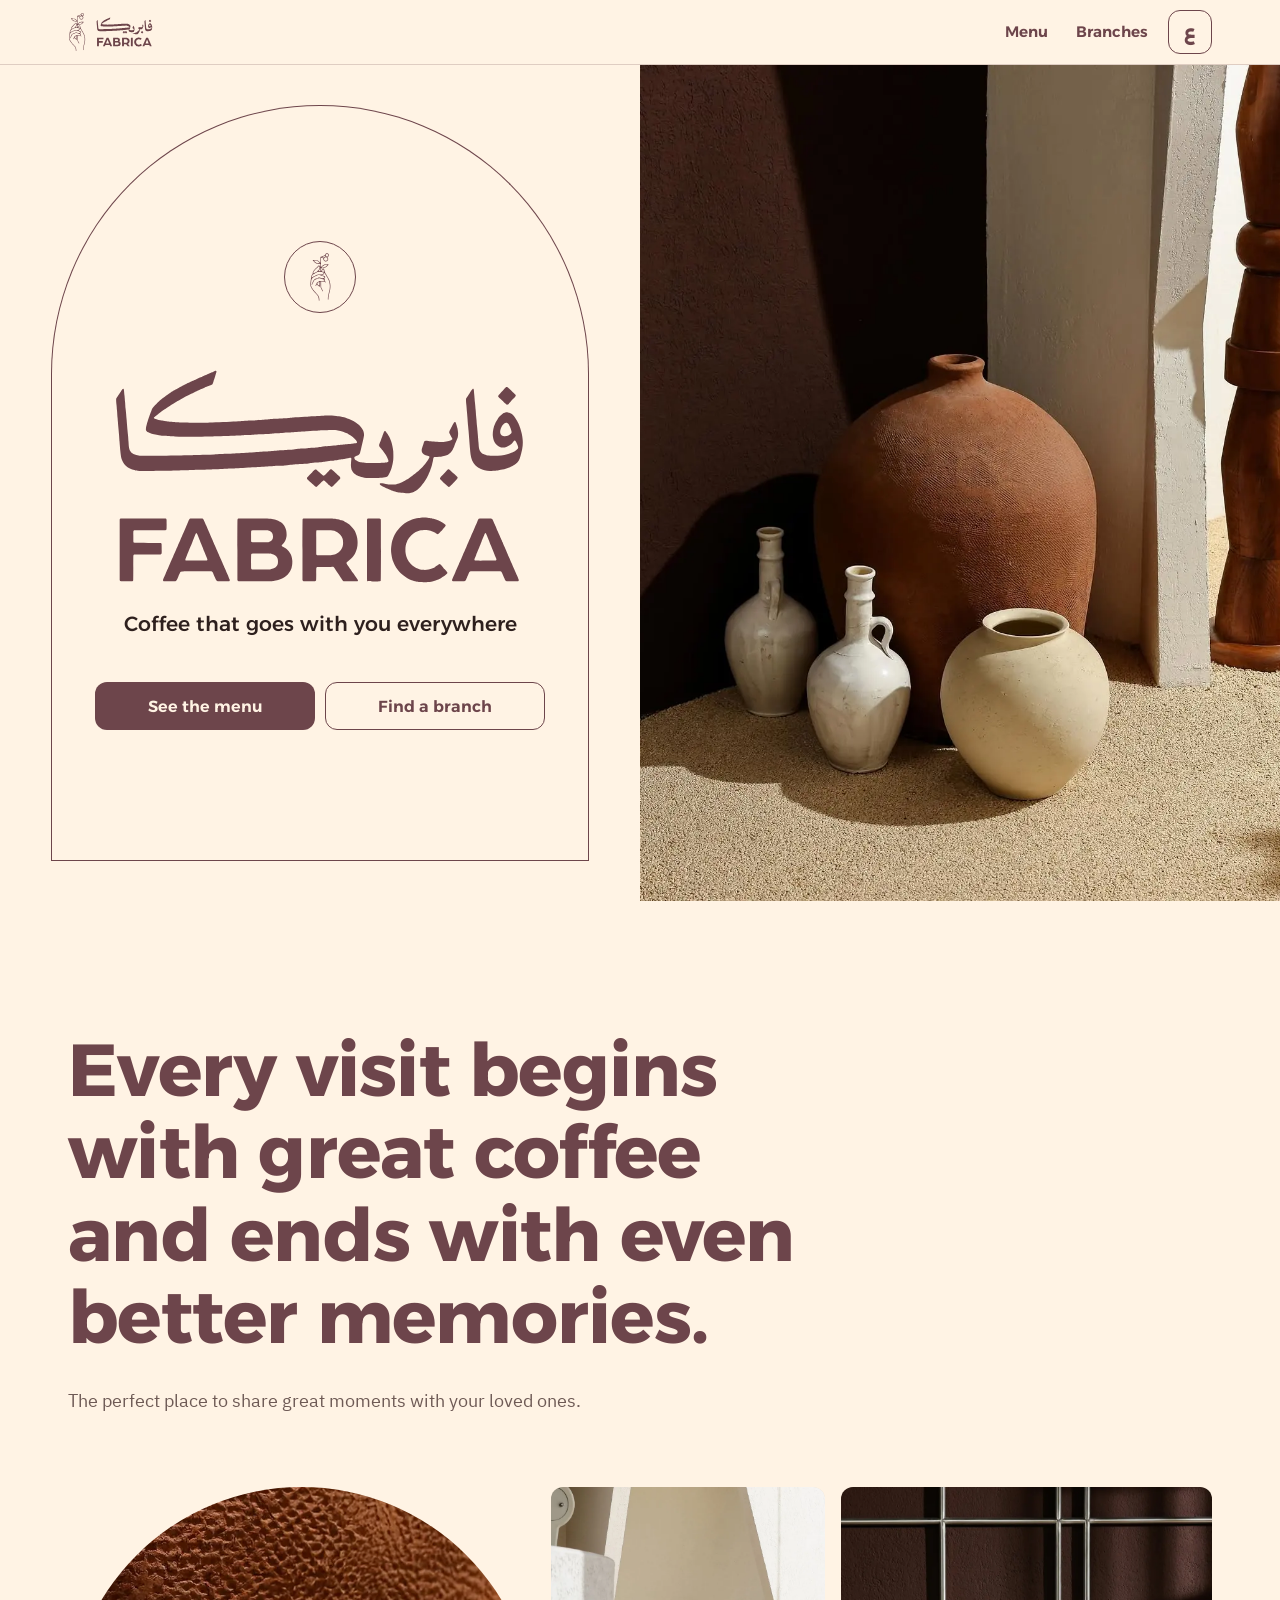
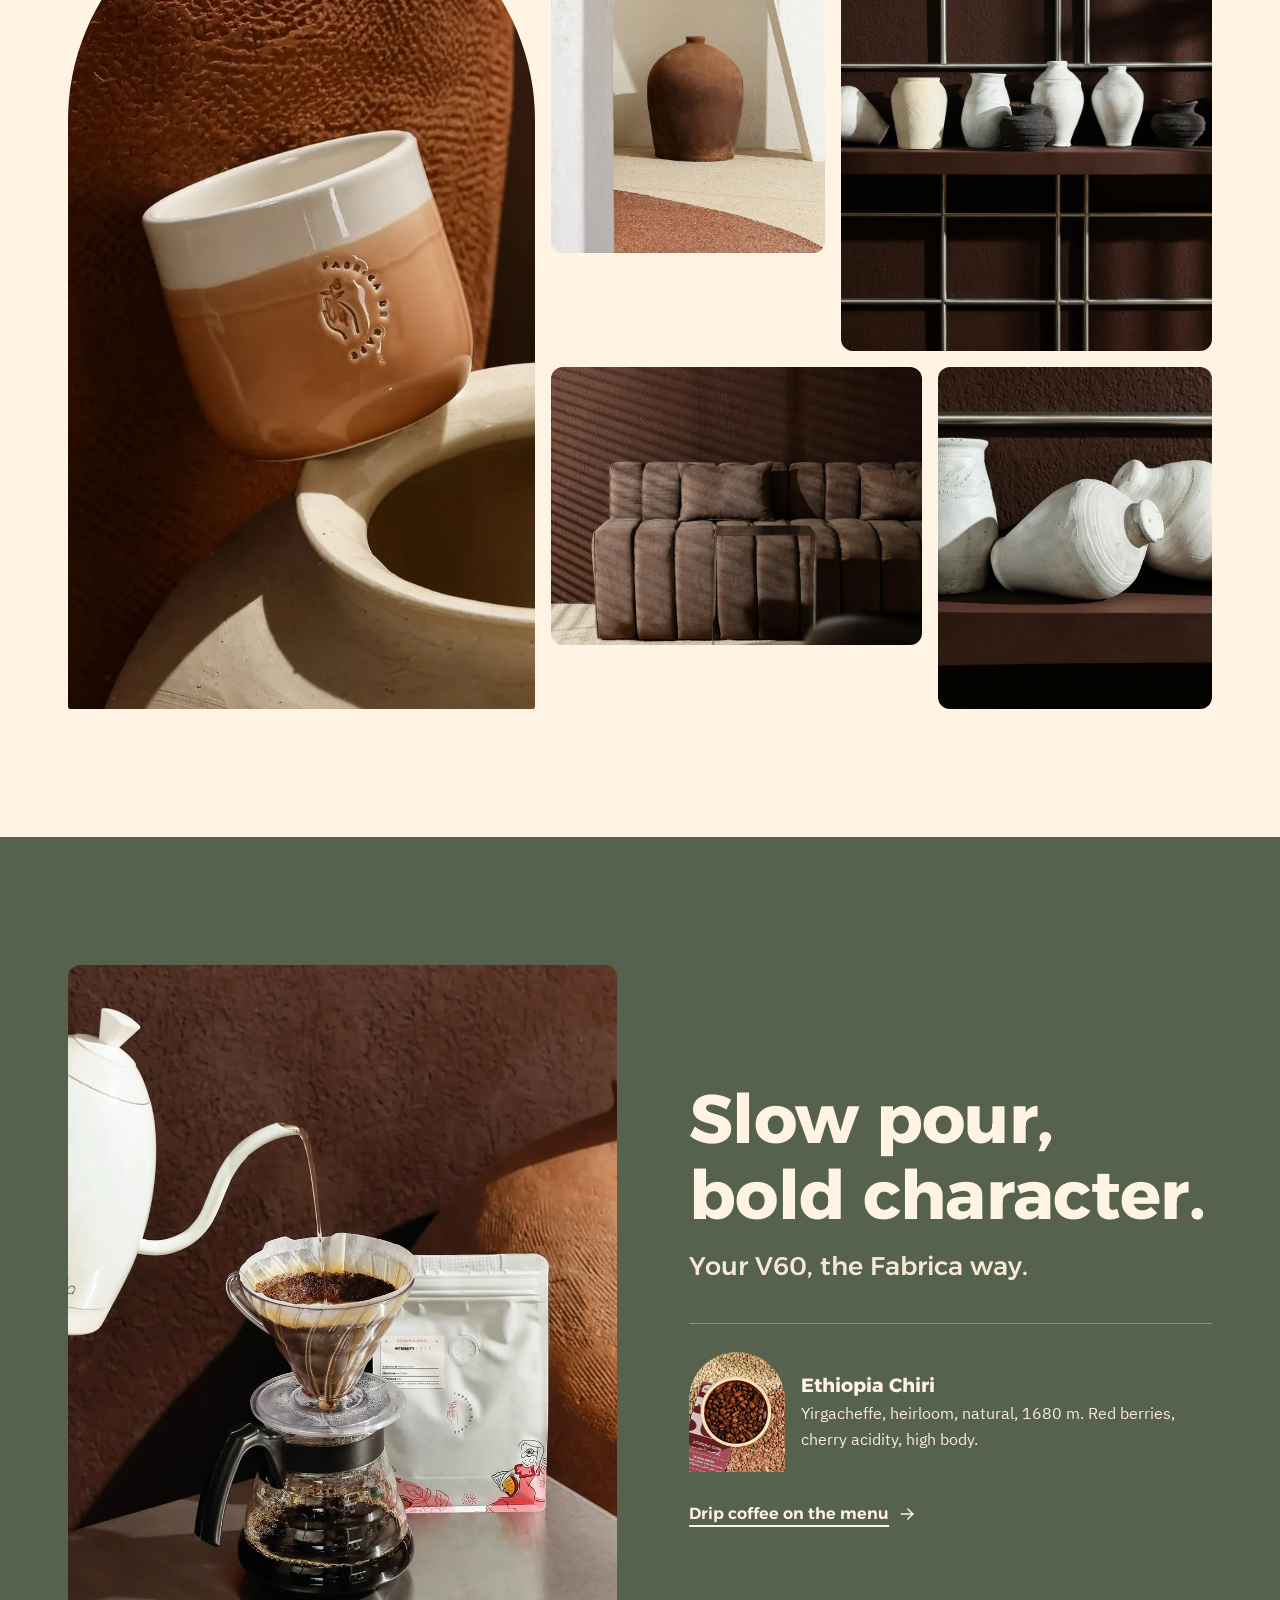
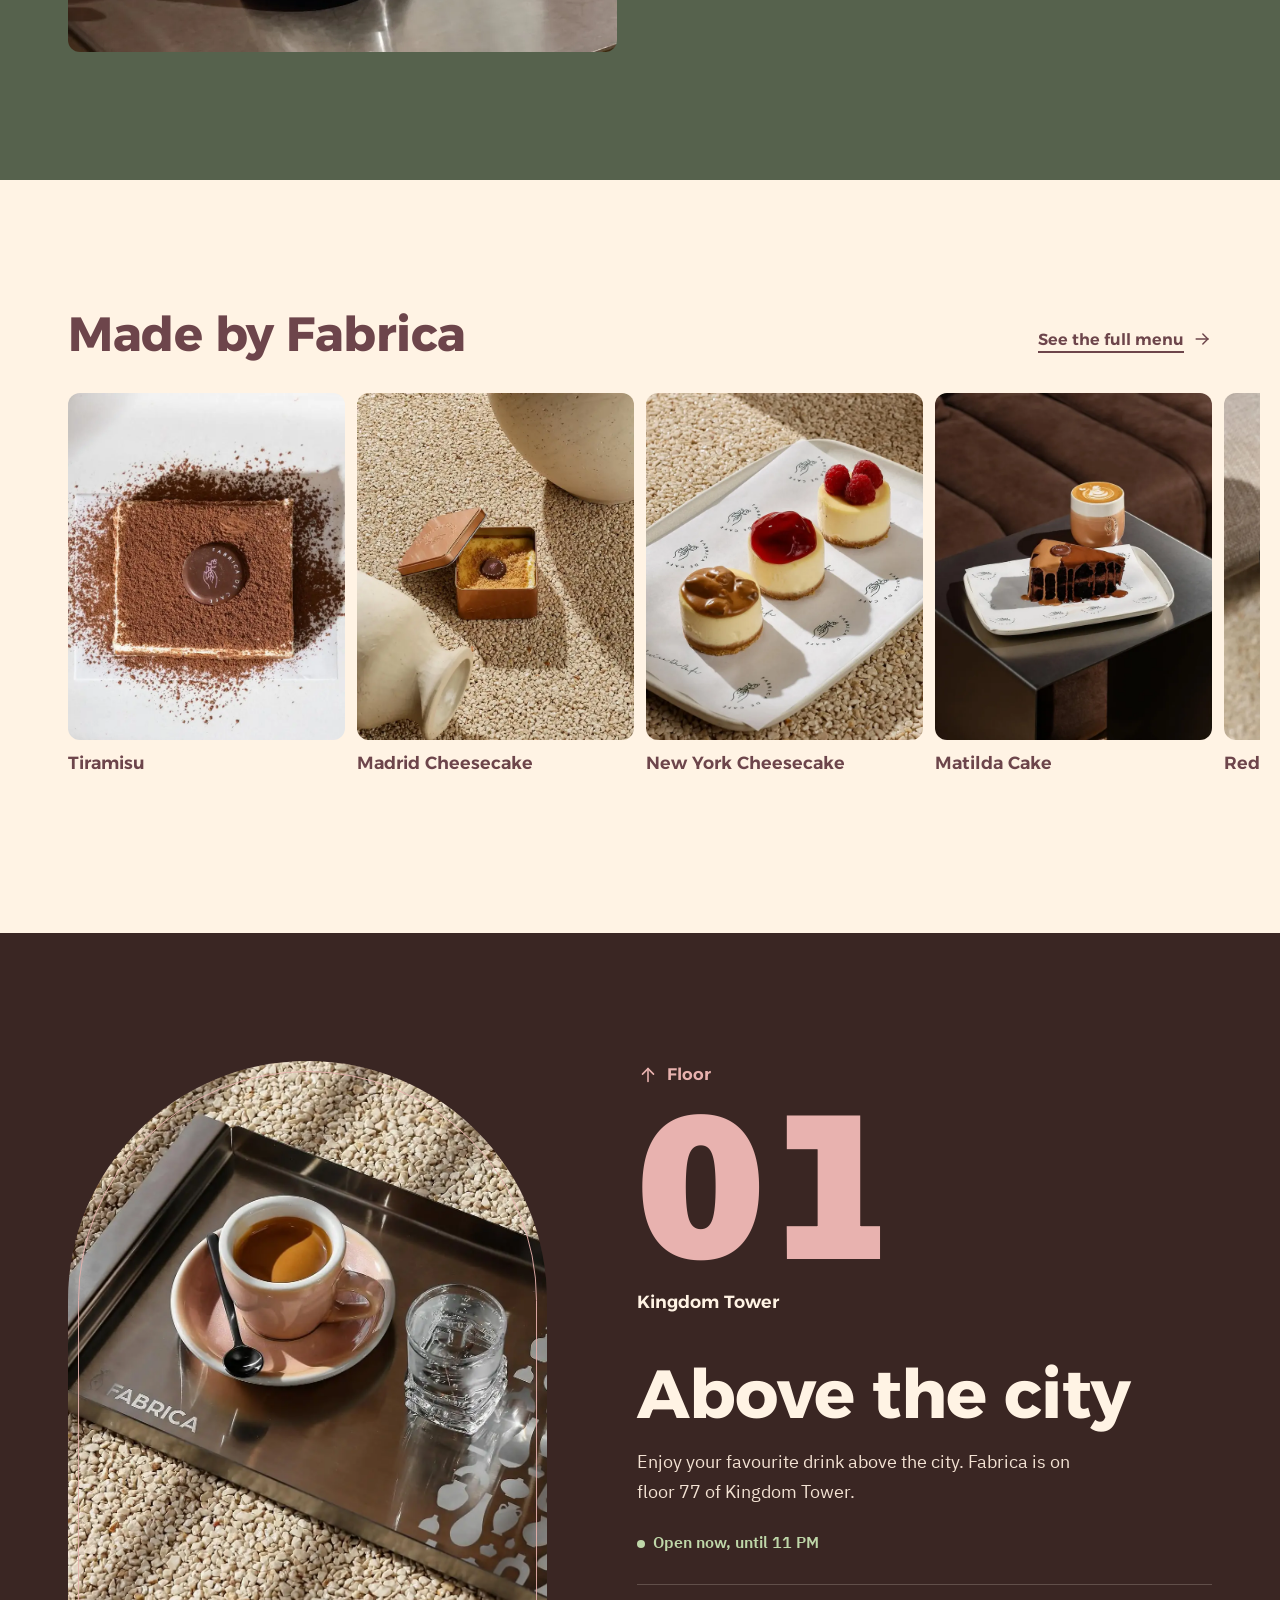
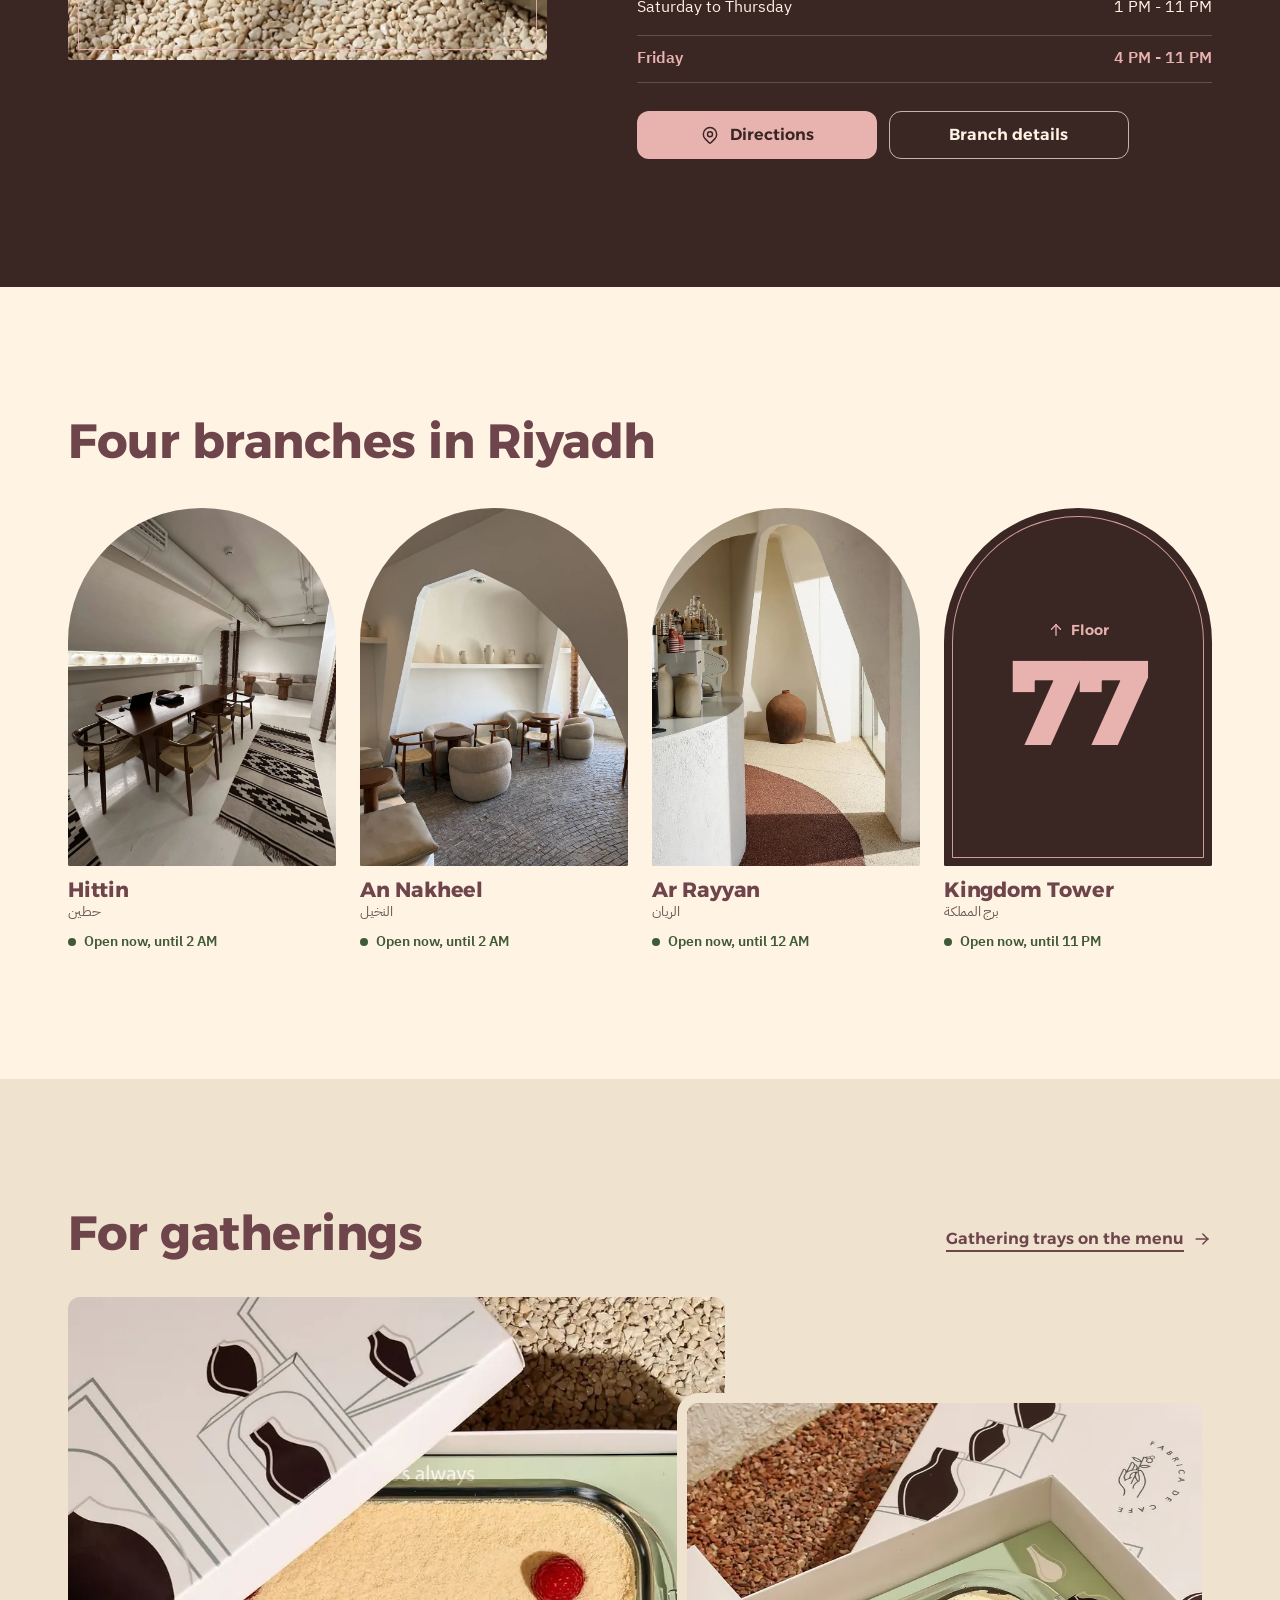
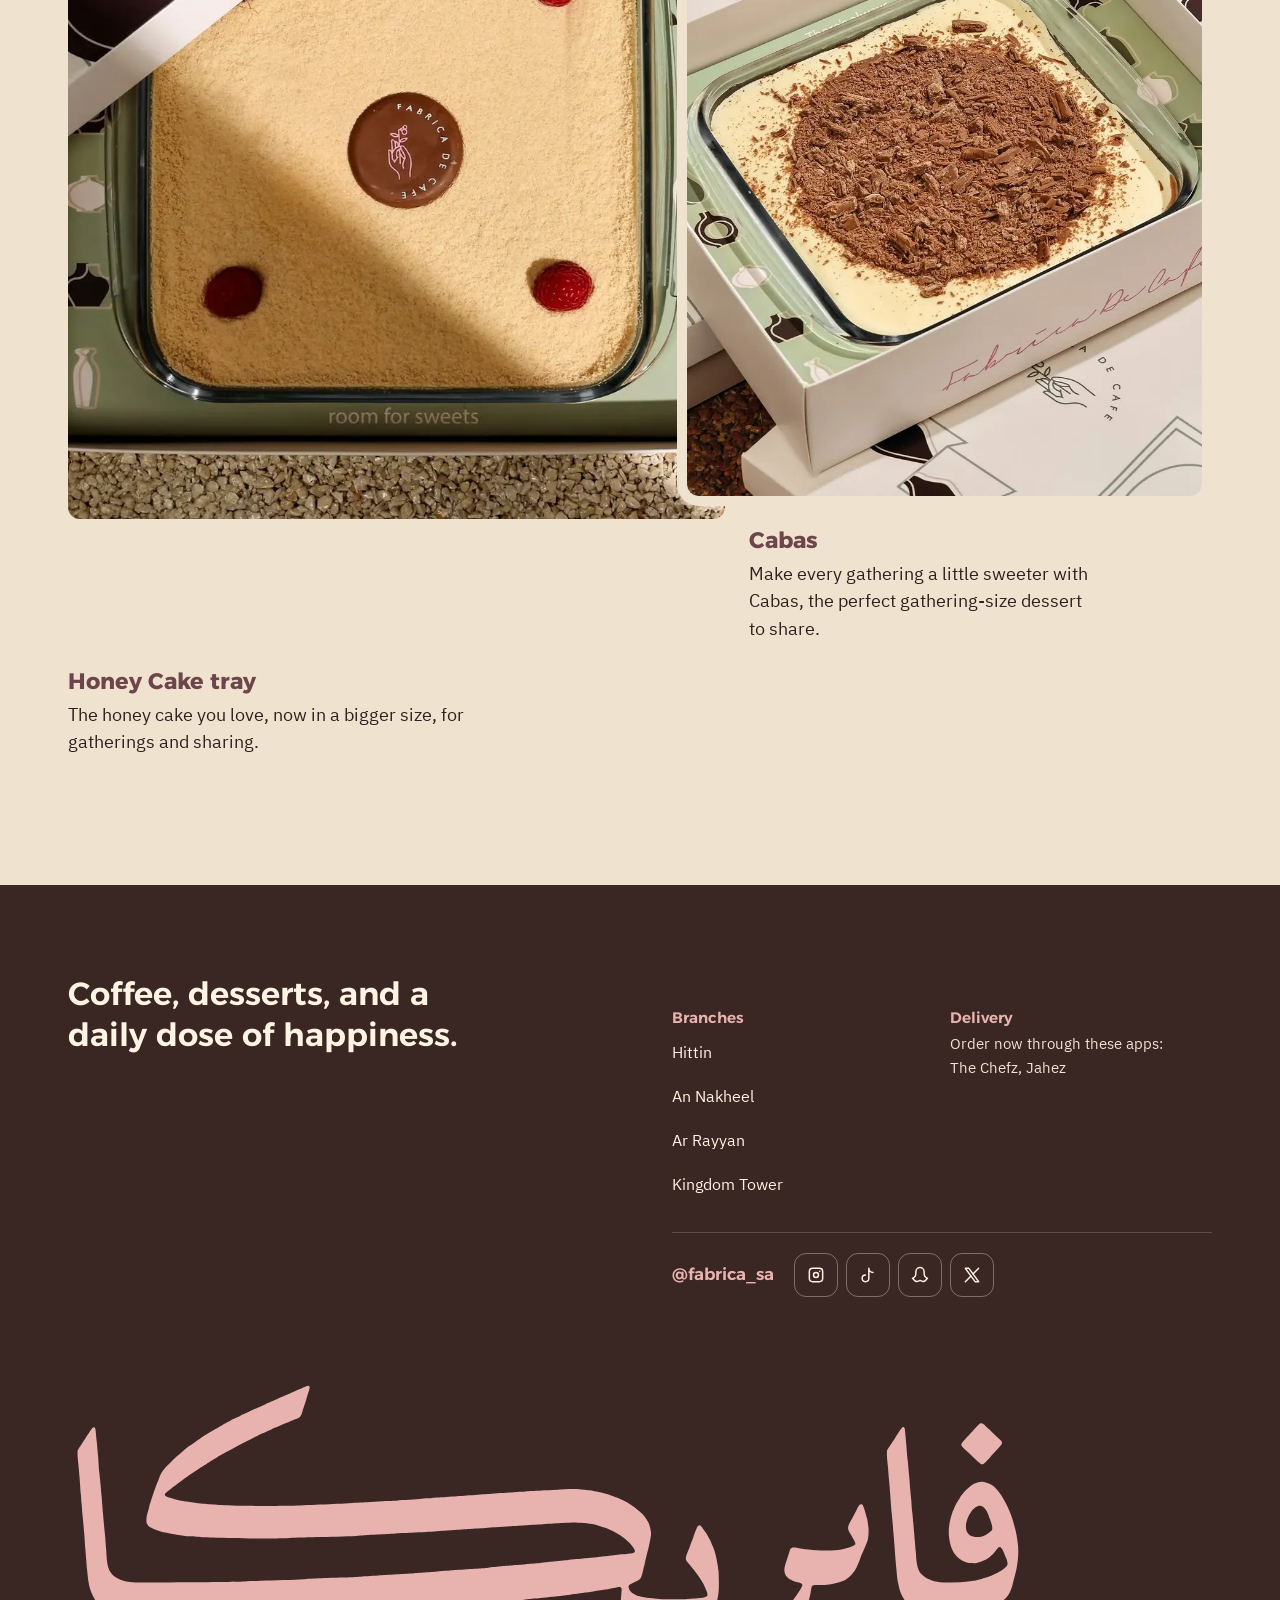
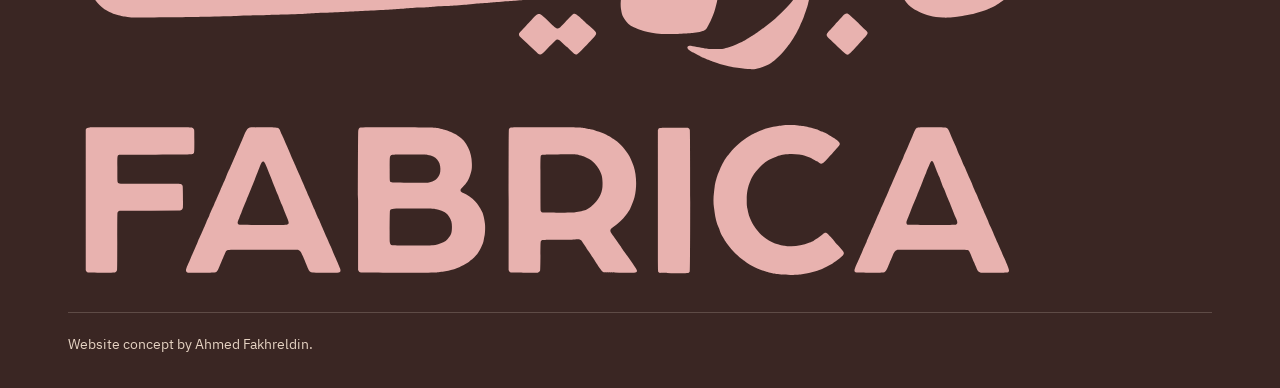
<file: index.html>
<!doctype html>
<html lang="ar" dir="rtl">
<head>
<meta charset="utf-8">
<meta name="viewport" content="width=device-width,initial-scale=1,viewport-fit=cover">
<script>(function(){var d=document.documentElement,l;try{l=localStorage.getItem('fabrica-lang')}catch(e){}
if(l!=='ar'&&l!=='en'){var n=(navigator.languages&&navigator.languages[0])||navigator.language||'';l=/^ar/i.test(n)?'ar':'en'}
d.lang=l;d.dir=l==='ar'?'rtl':'ltr';d.classList.add('fw');var done=false;function go(){if(done)return;done=true;d.classList.remove('fw')}
setTimeout(go,1200);try{var f=["700 1em Alexandria","400 1em 'IBM Plex Sans Arabic'"];Promise.all(f.map(function(x){return document.fonts.load(x,'\u0641\u0627 Fa')})).then(go,go)}catch(e){go()}}())</script>
<style>html.fw body{opacity:0}body{transition:opacity .25s ease}</style>
<noscript><style>html.fw body{opacity:1}</style></noscript>
<link rel="preload" as="font" type="font/woff2" href="fonts/alex-arabic.woff2" crossorigin>
<link rel="preload" as="font" type="font/woff2" href="fonts/alex-latin.woff2" crossorigin>
<link rel="preload" as="font" type="font/woff2" href="fonts/plex-400-arabic.woff2" crossorigin>
<link rel="preload" as="font" type="font/woff2" href="fonts/plex-400-latin.woff2" crossorigin>
<link rel="preload" as="image" href="img/hero.webp" type="image/webp" fetchpriority="high">
<title>فابريكا دي كافيه | الرياض</title>
<meta name="description" content="قهوة ترافقك في كل مكان. قهوة وحلى في أربعة فروع في الرياض: حطين والنخيل والريان وبرج المملكة.">
<meta name="theme-color" content="#FFF3E4">
<meta property="og:type" content="website">
<meta property="og:title" content="Fabrica de Café | Riyadh">
<meta property="og:description" content="Coffee, desserts, and a daily dose of happiness. Four branches in Riyadh: Hittin, An Nakheel, Ar Rayyan and Kingdom Tower.">
<meta property="og:image" content="https://ahmedfakhr1.github.io/fabrica-preview/img/og-card.jpg">
<meta property="og:image:width" content="1200">
<meta property="og:image:height" content="630">
<meta property="og:image:alt" content="Fabrica de Café, Riyadh">
<meta property="og:url" content="https://ahmedfakhr1.github.io/fabrica-preview/">
<meta property="og:site_name" content="Fabrica de Café">
<meta name="twitter:card" content="summary_large_image">
<link rel="icon" type="image/svg+xml" href="img/icon.svg">
<link rel="icon" type="image/png" sizes="32x32" href="img/favicon-32.png">
<link rel="apple-touch-icon" href="img/apple-touch-icon.png">
<link rel="stylesheet" href="fonts.css?v=ba910a2a">
<link rel="stylesheet" href="site.css?v=9d93eddb">
<script src="app.js?v=26868b8e" defer></script>
</head>
<body class="home" data-title-ar="فابريكا دي كافيه | الرياض" data-title-en="Fabrica de Café | Riyadh" data-desc-ar="قهوة ترافقك في كل مكان. قهوة وحلى في أربعة فروع في الرياض: حطين والنخيل والريان وبرج المملكة." data-desc-en="Coffee, desserts, and a daily dose of happiness. Four branches in Riyadh: Hittin, An Nakheel, Ar Rayyan and Kingdom Tower.">
<a class="skip" href="#main"><span data-l="ar" lang="ar">انتقل إلى المحتوى</span><span data-l="en" lang="en">Skip to content</span></a>
<header class="hdr"><div class="wrap in">
<a class="brand" href="index.html" data-aria-ar="فابريكا، الصفحة الرئيسية" data-aria-en="Fabrica, home" aria-label="فابريكا، الصفحة الرئيسية"><svg class="hand" viewBox="0 0 110 243" aria-hidden="true" focusable="false"><path fill="currentColor" d="M48.50 237.22C47.91 236.92 47.80 236.46 47.71 233.89C47.66 232.58 47.51 230.73 47.38 229.79C47.24 228.84 47.08 227.50 47.01 226.81C46.66 223.43 45.57 218.98 44.63 217.12C44.44 216.75 43.92 215.73 43.48 214.87C43.05 214.00 42.37 212.88 41.99 212.37C41.60 211.86 41.00 210.96 40.65 210.37C39.77 208.88 35.57 204.22 31.61 200.31C29.86 198.59 28.30 196.99 28.13 196.75C27.97 196.51 27.43 195.89 26.95 195.37C26.46 194.86 25.73 194.02 25.31 193.51C24.90 193.00 24.02 192.02 23.36 191.32C22.71 190.63 21.85 189.64 21.46 189.12C21.07 188.61 20.37 187.73 19.90 187.17C19.44 186.61 18.84 185.77 18.57 185.31C18.30 184.85 17.86 184.30 17.59 184.08C17.02 183.63 15.60 181.51 14.62 179.65C14.24 178.94 13.61 177.97 13.22 177.51C12.21 176.31 9.62 171.52 9.12 169.94C9.04 169.66 8.78 169.03 8.54 168.53C8.30 168.03 8.00 167.10 7.87 166.47C7.74 165.83 7.44 164.54 7.19 163.59C6.83 162.16 6.75 161.64 6.75 160.59C6.75 159.89 6.69 158.82 6.61 158.21C6.41 156.52 6.67 150.99 7.06 148.65C7.23 147.64 7.43 146.17 7.49 145.38C7.72 142.58 7.89 141.16 8.26 138.94C8.77 135.81 9.08 133.48 9.25 131.50C9.40 129.62 9.75 127.36 10.19 125.36C10.35 124.63 10.63 123.09 10.81 121.92C10.99 120.76 11.28 119.19 11.46 118.44C11.63 117.68 11.93 116.28 12.13 115.33C12.49 113.56 12.65 113.16 13.68 111.44C14.79 109.59 15.18 109.07 16.20 108.06C17.89 106.40 18.08 105.84 18.25 102.06C18.31 100.62 18.45 98.96 18.56 98.38C18.80 97.17 19.83 94.63 20.47 93.69C21.97 91.48 24.74 87.86 25.49 87.12C25.80 86.81 26.51 86.03 27.06 85.39C27.61 84.75 28.43 83.88 28.87 83.45C31.19 81.24 33.63 78.82 40.75 71.64C44.53 67.82 45.67 66.82 47.06 66.09C47.71 65.75 49.30 65.74 50.10 66.06C50.93 66.40 52.30 67.95 52.90 69.24C53.34 70.17 54.65 72.00 54.89 72.00C55.01 72.00 55.07 71.80 55.33 70.44C55.52 69.49 55.56 68.61 55.56 64.94C55.56 59.89 55.52 59.66 54.39 58.50C53.56 57.63 53.10 57.53 51.19 57.80C49.35 58.05 46.03 58.06 44.38 57.82C41.36 57.38 39.48 56.98 38.42 56.57C37.80 56.33 36.82 56.02 36.23 55.87C35.18 55.61 35.00 55.52 33.51 54.56C30.45 52.58 28.23 50.90 26.69 49.40C24.33 47.09 23.07 45.79 22.35 44.94C22.00 44.52 21.06 43.50 20.26 42.65C18.41 40.69 18.03 39.91 18.63 39.28C19.44 38.40 24.71 38.16 31.57 38.68C36.00 39.02 41.26 40.62 44.19 42.52C44.67 42.84 45.32 43.24 45.63 43.41C46.74 44.04 50.23 47.11 51.25 48.36C51.63 48.83 52.25 49.60 52.64 50.07C54.10 51.87 54.90 52.19 55.34 51.14C55.52 50.74 55.54 49.22 55.57 38.09L55.60 25.50L55.87 24.94C56.25 24.17 56.86 23.68 57.80 23.39C58.24 23.25 59.02 22.96 59.52 22.75C62.27 21.56 65.80 20.13 66.56 19.87C67.04 19.72 67.92 19.38 68.50 19.12C69.08 18.87 69.96 18.53 70.44 18.38C70.92 18.22 71.54 17.98 71.81 17.84C72.09 17.70 73.31 17.21 74.54 16.74C77.65 15.56 78.02 15.27 78.69 13.39C79.55 11.01 80.03 10.20 81.34 8.94C82.62 7.71 84.10 6.76 85.17 6.49C85.48 6.41 86.54 6.37 87.70 6.40L89.70 6.44L91.15 7.15C93.26 8.17 94.53 9.34 95.58 11.20C96.09 12.10 96.41 12.82 96.51 13.31C96.68 14.21 96.58 16.66 96.31 17.84C95.81 20.01 94.00 22.25 91.71 23.54C89.50 24.78 89.39 25.57 91.11 27.85C91.66 28.59 92.65 30.75 92.95 31.86C93.05 32.25 93.17 33.18 93.20 33.94C93.27 35.27 93.26 35.36 92.76 37.06C91.91 39.93 91.12 41.29 89.46 42.74C88.18 43.86 87.16 44.45 85.44 45.08L83.81 45.68L81.69 45.68C79.39 45.68 78.85 45.58 77.07 44.88C75.89 44.41 73.88 43.20 73.56 42.78C73.42 42.59 72.96 42.06 72.54 41.59C72.11 41.13 71.73 40.62 71.68 40.47C71.63 40.31 71.29 39.51 70.91 38.69C69.98 36.64 69.83 35.89 69.94 33.62C70.07 30.64 69.70 30.22 66.01 29.25C64.99 28.98 63.94 28.68 63.68 28.57C62.87 28.23 60.80 27.75 60.16 27.75C59.24 27.75 58.77 28.20 58.58 29.25C58.44 30.04 58.47 70.90 58.61 71.36C58.80 71.96 59.10 72.25 59.55 72.25C59.99 72.25 60.75 71.50 62.81 69.06C64.07 67.57 65.77 65.98 66.88 65.28C67.25 65.03 67.82 64.63 68.12 64.37C68.43 64.12 68.99 63.76 69.35 63.57C69.72 63.39 70.37 63.02 70.82 62.75C72.64 61.63 77.36 60.05 80.53 59.49C83.49 58.97 92.88 58.84 93.97 59.30C95.18 59.82 95.38 61.16 94.37 62.06C94.22 62.20 93.84 62.65 93.52 63.06C93.21 63.48 92.36 64.43 91.63 65.19C90.90 65.94 90.11 66.79 89.88 67.06C89.09 68.02 86.30 70.82 84.91 72.07C80.98 75.60 76.74 77.56 70.31 78.84C68.62 79.17 68.42 79.19 64.50 79.19C59.93 79.20 59.76 79.23 59.18 80.11C58.53 81.10 58.52 81.20 58.54 86.83C58.56 92.59 58.59 92.77 59.34 92.95C60.01 93.12 60.45 92.32 60.81 90.27C61.06 88.84 61.03 88.91 62.97 85.97C64.55 83.57 68.01 81.62 70.11 81.94C72.67 82.32 73.99 84.01 74.57 87.62C74.68 88.35 74.97 89.47 75.20 90.12C75.43 90.78 75.87 92.30 76.17 93.50C76.48 94.70 76.85 96.00 77.00 96.38C77.15 96.75 77.44 97.54 77.65 98.12C78.08 99.37 79.45 102.13 80.13 103.14C80.39 103.52 80.75 104.19 80.93 104.63C81.11 105.07 81.47 105.76 81.73 106.18C83.47 108.93 84.87 111.26 85.42 112.32C85.67 112.80 86.11 113.47 86.39 113.82C86.68 114.16 87.09 114.83 87.32 115.31C87.75 116.25 89.09 118.57 89.55 119.19C89.71 119.39 90.19 120.25 90.61 121.09C91.04 121.93 91.69 123.03 92.07 123.54C92.44 124.05 92.93 124.92 93.17 125.46C93.40 126.01 93.77 126.72 93.99 127.05C94.21 127.37 94.64 128.13 94.94 128.74C95.24 129.35 95.68 130.15 95.91 130.52C96.14 130.89 96.42 131.41 96.53 131.69C96.79 132.35 98.02 134.95 98.63 136.14C98.94 136.74 99.27 137.67 99.50 138.62C99.71 139.45 100.10 140.65 100.37 141.29C101.32 143.52 102.19 147.43 103.13 153.69C103.20 154.17 103.35 155.04 103.45 155.62C103.67 156.83 103.94 159.49 104.13 162.19C104.41 166.05 104.08 175.80 103.63 177.37C103.56 177.61 103.36 179.13 103.18 180.75C102.83 183.96 102.46 186.13 101.82 188.82C101.58 189.78 101.27 191.22 101.12 192.01C100.98 192.79 100.70 193.80 100.50 194.25C100.30 194.70 100.03 195.54 99.88 196.12C99.73 196.71 99.37 197.95 99.06 198.88C98.76 199.80 98.31 201.49 98.06 202.62C97.81 203.76 97.44 205.18 97.23 205.79C96.84 206.93 96.54 208.66 96.19 211.69C96.08 212.65 95.79 214.51 95.55 215.81C95.17 217.85 95.08 218.69 94.93 221.74C94.48 230.79 94.48 230.80 94.08 231.41C93.43 232.39 92.44 232.43 91.97 231.50C91.44 230.44 91.86 219.31 92.56 215.70C92.73 214.82 92.96 213.39 93.06 212.52C93.59 208.09 94.56 203.71 96.06 199.00C96.36 198.07 96.69 196.71 96.80 195.97C96.94 195.06 97.12 194.35 97.38 193.78C97.60 193.32 97.88 192.35 98.02 191.62C98.16 190.90 98.48 189.44 98.75 188.38C99.34 185.99 99.71 184.11 99.89 182.52C99.96 181.86 100.10 180.97 100.19 180.56C101.23 176.03 101.61 164.79 100.88 159.62C99.52 149.87 99.23 148.06 98.75 146.56C98.62 146.15 98.31 144.97 98.06 143.94C97.81 142.91 97.39 141.53 97.13 140.88C96.87 140.22 96.54 139.32 96.40 138.88C95.81 136.99 93.49 132.14 91.38 128.38C90.66 127.10 89.82 125.58 89.51 124.99C89.19 124.40 88.61 123.41 88.20 122.80C87.01 120.99 85.12 117.79 84.36 116.29C83.97 115.52 83.40 114.56 83.09 114.16C82.77 113.76 82.37 113.05 82.18 112.58C81.99 112.11 81.61 111.44 81.34 111.09C80.69 110.28 79.77 108.78 79.21 107.65C78.97 107.16 78.60 106.52 78.40 106.22C78.21 105.93 77.81 105.21 77.52 104.62C76.80 103.14 75.84 101.88 75.44 101.88C75.08 101.88 74.91 102.15 74.42 103.53C73.04 107.39 70.85 109.41 66.44 110.88C64.59 111.49 64.12 111.82 64.12 112.53C64.12 113.00 64.51 113.44 65.22 113.80C65.68 114.03 69.45 115.48 70.88 115.96C73.90 117.00 76.67 118.35 77.38 119.12C78.73 120.59 78.94 121.65 78.32 124.04C77.70 126.51 77.06 127.46 75.10 128.84C73.23 130.15 73.21 130.60 74.95 131.55C76.10 132.19 77.07 132.95 77.40 133.48C78.02 134.47 77.71 137.14 76.80 138.64C75.38 140.99 75.85 142.24 78.68 143.62C80.12 144.33 81.55 145.52 81.68 146.11C81.85 146.85 81.34 147.59 80.58 147.71C80.03 147.80 77.41 146.55 76.42 145.72C76.09 145.44 75.56 145.11 75.26 144.98C74.96 144.85 74.44 144.55 74.12 144.31C72.70 143.27 71.52 143.27 68.36 144.30C67.11 144.71 64.19 145.01 61.93 144.97C60.44 144.94 60.13 144.97 59.77 145.16C58.91 145.63 58.95 145.11 58.98 157.12C59.00 170.16 59.05 171.11 59.67 172.73C59.92 173.37 60.43 174.42 60.80 175.05C61.18 175.69 61.74 176.74 62.06 177.38C62.38 178.03 62.80 178.82 63.01 179.14C63.21 179.45 63.52 180.07 63.70 180.51C63.88 180.94 64.19 181.54 64.39 181.84C64.60 182.14 64.90 182.68 65.06 183.05C65.22 183.41 65.60 184.10 65.91 184.57C66.22 185.05 66.59 185.69 66.75 186.00C66.90 186.31 67.33 187.04 67.70 187.62C68.75 189.30 68.86 190.40 68.06 191.20C67.29 191.97 66.41 191.40 65.43 189.47C65.04 188.70 64.55 187.82 64.35 187.53C64.15 187.23 63.87 186.73 63.73 186.42C63.59 186.10 63.18 185.39 62.81 184.83C62.16 183.82 59.00 177.87 59.00 177.64C59.00 177.57 58.74 177.13 58.42 176.66C57.72 175.64 57.14 174.43 56.62 172.89C56.11 171.35 56.01 169.66 55.93 161.31C55.79 145.59 55.80 145.80 55.54 145.35C55.10 144.59 54.33 144.78 53.89 145.76C53.71 146.15 53.69 147.09 53.71 154.32C53.73 158.78 53.70 163.62 53.66 165.06L53.59 167.69L53.17 168.11C52.55 168.72 51.58 168.65 50.61 167.92C50.24 167.64 49.01 166.87 47.88 166.19C42.79 163.16 41.61 162.09 40.45 159.48C39.82 158.04 38.96 157.48 38.07 157.91C37.74 158.07 37.52 158.37 37.00 159.40C36.28 160.80 33.94 164.45 33.57 164.75C32.87 165.32 31.63 164.74 31.63 163.85C31.62 163.37 32.43 161.39 32.90 160.72C33.36 160.06 35.17 156.54 36.15 154.38C37.09 152.31 37.37 151.56 37.99 149.42C38.33 148.25 38.91 147.41 39.62 147.04C39.93 146.89 41.51 146.11 43.12 145.32C44.74 144.53 46.71 143.48 47.50 143.00C51.25 140.70 52.42 140.38 54.62 141.06C56.66 141.68 59.09 141.90 63.25 141.85L66.94 141.80L68.06 141.40C68.68 141.18 69.63 140.88 70.17 140.73C71.31 140.42 72.15 139.85 73.40 138.52C74.77 137.07 74.99 135.40 73.90 134.67C73.34 134.29 71.49 133.64 70.38 133.42C68.07 132.97 65.54 132.08 61.75 130.38C61.17 130.12 60.35 129.84 59.94 129.75C58.88 129.54 57.15 129.06 55.69 128.56C51.48 127.14 49.22 127.07 46.25 128.24C45.60 128.50 44.53 128.87 43.88 129.05C43.22 129.23 41.93 129.74 41.00 130.18C37.42 131.87 36.28 132.35 35.38 132.57C34.86 132.69 34.01 132.98 33.48 133.21C32.95 133.44 32.48 133.62 32.42 133.62C32.37 133.62 31.28 134.14 30.01 134.78L27.69 135.93L26.25 137.37C24.86 138.77 24.78 138.87 23.89 140.62C23.38 141.62 22.78 142.75 22.55 143.13C22.33 143.51 21.97 144.27 21.76 144.82C21.55 145.36 21.18 146.12 20.95 146.50C20.72 146.88 20.01 148.28 19.39 149.62C18.76 150.97 18.00 152.54 17.70 153.12C17.40 153.71 17.00 154.58 16.80 155.06C16.61 155.54 16.31 156.19 16.12 156.50C15.93 156.81 15.68 157.37 15.56 157.75C15.15 159.01 14.36 159.51 13.50 159.06C12.71 158.65 12.54 157.63 13.08 156.50C13.25 156.12 13.57 155.34 13.77 154.76C13.98 154.19 14.29 153.48 14.47 153.20C14.65 152.92 15.32 151.56 15.96 150.19C16.59 148.81 17.35 147.25 17.63 146.72C17.91 146.19 18.27 145.40 18.43 144.97C19.12 143.15 21.86 137.86 22.42 137.25C22.59 137.08 23.06 136.46 23.47 135.88C23.88 135.29 24.36 134.69 24.52 134.55C24.95 134.16 27.12 132.82 27.62 132.63C27.87 132.54 28.82 132.11 29.75 131.68C33.21 130.08 34.21 129.65 35.12 129.38C35.64 129.23 36.68 128.80 37.44 128.43C38.19 128.07 39.18 127.67 39.62 127.55C40.07 127.43 40.75 127.20 41.12 127.03C45.77 124.97 47.16 124.56 49.90 124.41C51.67 124.32 52.75 124.50 55.19 125.31C59.40 126.71 64.67 127.88 66.83 127.88C69.98 127.87 73.03 126.93 74.21 125.59C74.77 124.95 75.40 123.59 75.47 122.89C75.58 121.73 74.80 120.77 73.16 120.08C72.60 119.85 71.84 119.47 71.49 119.26C71.07 119.00 70.45 118.77 69.72 118.62C69.10 118.49 68.13 118.18 67.58 117.93C67.02 117.68 65.92 117.24 65.12 116.94C64.33 116.64 63.29 116.24 62.81 116.03C62.33 115.83 61.52 115.54 61.00 115.38C60.49 115.23 59.73 114.93 59.32 114.72C58.90 114.51 57.86 114.16 57.00 113.94C56.14 113.71 54.79 113.30 54.00 113.02C51.24 112.04 47.36 111.76 44.88 112.37C42.83 112.86 39.82 114.05 36.97 115.49C35.47 116.24 33.96 116.95 33.59 117.07C33.23 117.18 32.63 117.45 32.25 117.66C31.88 117.86 31.07 118.22 30.47 118.44C29.86 118.67 29.01 119.08 28.59 119.35C28.16 119.63 27.28 120.08 26.62 120.35C25.97 120.63 24.91 121.11 24.28 121.43C23.65 121.74 23.08 122.00 23.02 122.00C22.96 122.00 22.56 122.23 22.12 122.51C21.69 122.79 20.87 123.24 20.30 123.51C18.79 124.23 16.88 126.14 15.76 128.06C15.31 128.82 14.45 130.19 13.84 131.12C12.42 133.27 12.53 133.05 12.04 134.94C11.27 137.90 10.63 141.81 10.62 143.52C10.62 143.96 10.54 144.93 10.44 145.69C9.36 153.77 9.15 160.25 9.88 162.56C10.01 162.97 10.21 163.77 10.31 164.33C10.54 165.56 10.96 166.80 11.48 167.84C11.70 168.27 12.04 169.03 12.24 169.53C12.88 171.13 14.00 173.33 14.45 173.85C14.68 174.13 15.05 174.71 15.27 175.14C15.66 175.92 16.97 177.97 17.39 178.44C17.51 178.57 17.84 179.14 18.12 179.69C18.62 180.67 19.11 181.37 20.65 183.29C21.08 183.83 21.49 184.36 21.55 184.48C21.61 184.59 21.90 184.94 22.19 185.26C22.48 185.57 22.88 186.08 23.07 186.38C23.55 187.15 25.77 189.78 26.70 190.69C27.12 191.10 27.89 191.94 28.41 192.56C28.92 193.18 30.09 194.45 31.01 195.38C31.92 196.30 32.98 197.43 33.36 197.88C33.74 198.32 34.71 199.33 35.50 200.12C39.48 204.08 42.69 207.82 44.19 210.25C44.68 211.04 45.31 211.99 45.59 212.36C45.87 212.73 46.20 213.35 46.32 213.74C46.44 214.12 46.81 214.97 47.14 215.62C47.66 216.67 48.08 217.84 49.14 221.31C49.57 222.69 49.61 222.95 49.82 224.97C49.92 226.02 50.09 227.28 50.19 227.77C50.68 230.08 50.74 235.45 50.30 236.31C49.87 237.13 49.10 237.52 48.50 237.22ZM50.53 162.86C50.93 162.32 50.95 147.05 50.56 146.38C49.99 145.42 48.83 145.55 46.50 146.82C45.64 147.29 44.36 147.97 43.65 148.32C41.83 149.23 41.12 149.99 40.80 151.34C40.51 152.55 40.57 153.46 40.98 154.19C41.57 155.23 41.71 155.51 42.37 156.88C43.56 159.37 45.50 161.34 48.31 162.90C49.16 163.38 50.16 163.36 50.53 162.86ZM15.54 123.26C16.03 122.93 16.63 122.44 16.88 122.19C17.57 121.45 18.79 120.64 19.89 120.18C20.44 119.95 21.07 119.63 21.29 119.46C21.88 119.01 22.35 118.80 23.25 118.57C23.70 118.46 24.44 118.14 24.89 117.87C25.35 117.59 26.13 117.20 26.64 117.00C27.15 116.81 27.93 116.45 28.38 116.21C28.82 115.97 29.56 115.63 30.02 115.46C30.47 115.29 31.15 114.95 31.52 114.70C31.89 114.46 33.05 113.89 34.11 113.43C35.17 112.98 36.63 112.31 37.36 111.95C38.09 111.58 39.08 111.16 39.56 111.00C40.04 110.84 41.02 110.50 41.74 110.23C45.04 108.98 47.61 108.80 52.53 109.45C54.21 109.67 58.81 109.63 60.72 109.36C63.04 109.05 66.33 107.96 68.10 106.92C71.26 105.07 72.69 100.95 70.65 99.59C69.62 98.91 67.59 98.41 65.19 98.25C61.89 98.03 60.34 97.87 59.25 97.63C58.67 97.50 57.68 97.36 57.06 97.33C56.44 97.29 55.53 97.18 55.03 97.07C53.07 96.65 46.17 96.45 44.26 96.76C43.82 96.83 42.69 97.20 41.76 97.58C40.83 97.96 39.67 98.42 39.19 98.59C38.71 98.76 38.00 99.06 37.61 99.26C37.23 99.45 36.46 99.76 35.89 99.94C35.33 100.12 34.70 100.41 34.49 100.59C34.28 100.77 33.00 101.47 31.65 102.16C30.30 102.84 28.79 103.64 28.31 103.93C27.83 104.22 26.68 104.87 25.75 105.38C24.82 105.88 23.49 106.60 22.78 106.99C21.26 107.82 18.82 109.69 17.65 110.93C16.48 112.18 15.87 113.32 15.21 115.56C13.82 120.23 13.43 122.81 14.00 123.53C14.36 123.99 14.49 123.97 15.54 123.26ZM23.36 103.08C25.37 101.88 31.69 98.72 32.91 98.30C33.38 98.14 34.05 97.80 34.39 97.55C34.74 97.30 35.59 96.88 36.29 96.63C39.24 95.55 40.53 94.61 41.81 92.62C42.16 92.07 44.38 89.48 44.80 89.13C45.92 88.21 49.24 83.49 49.74 82.12C49.91 81.68 50.26 80.73 50.52 80.02C52.02 76.01 51.73 72.43 49.68 69.92C48.76 68.79 48.10 68.89 46.38 70.40C45.06 71.57 41.87 74.79 40.86 75.98C40.49 76.41 39.78 77.07 39.29 77.45C38.79 77.82 36.75 79.74 34.74 81.72C31.43 84.99 30.32 86.17 27.88 89.10C27.43 89.63 26.70 90.43 26.27 90.88C25.83 91.32 25.15 92.17 24.75 92.75C21.58 97.44 21.79 97.04 21.38 99.43C21.09 101.12 21.08 101.38 21.26 102.23C21.53 103.52 22.19 103.78 23.36 103.08ZM73.05 96.22C73.41 95.78 73.25 94.65 72.45 92.07C72.07 90.84 71.70 89.37 71.62 88.82C71.23 85.81 70.88 85.25 69.35 85.25C68.19 85.25 67.45 85.61 66.42 86.65C64.64 88.47 63.71 90.26 63.30 92.64C62.94 94.76 63.33 95.06 67.20 95.63C68.64 95.84 70.32 96.15 70.94 96.32C72.19 96.66 72.70 96.63 73.05 96.22ZM54.06 93.70C54.88 93.50 55.50 92.98 55.51 92.47C55.59 87.95 55.52 79.85 55.40 79.01C55.18 77.43 54.89 77.38 54.40 78.81C54.29 79.16 53.94 79.92 53.64 80.50C53.34 81.08 52.93 82.04 52.73 82.62C52.12 84.37 51.16 86.00 49.50 88.12C49.04 88.71 48.48 89.47 48.24 89.81C48.01 90.16 47.50 90.79 47.10 91.22C46.09 92.30 46.10 92.96 47.12 93.58C47.23 93.64 48.52 93.72 50.00 93.76C51.48 93.79 52.83 93.84 53.00 93.85C53.17 93.86 53.65 93.79 54.06 93.70ZM69.00 76.06C70.45 75.82 74.70 74.70 75.66 74.30C76.62 73.90 78.09 73.11 79.00 72.50C79.38 72.24 80.06 71.81 80.53 71.53C81.99 70.64 83.50 69.38 85.73 67.19C88.60 64.37 89.25 63.45 88.88 62.75C88.58 62.20 88.16 62.12 85.47 62.10C83.08 62.08 82.83 62.11 80.94 62.48C77.98 63.08 75.84 63.70 74.60 64.32C74.01 64.62 73.06 65.04 72.50 65.26C71.38 65.69 70.08 66.51 68.96 67.49C68.56 67.84 67.91 68.34 67.52 68.61C66.34 69.41 64.33 71.73 62.72 74.16C62.04 75.19 62.28 75.80 63.53 76.19C64.19 76.40 67.40 76.32 69.00 76.06ZM49.60 55.01C51.02 54.80 51.68 53.96 51.18 52.98C50.05 50.75 45.16 46.33 42.44 45.06C41.96 44.84 41.23 44.45 40.81 44.20C40.40 43.95 39.67 43.63 39.19 43.49C38.71 43.35 37.78 43.05 37.12 42.81C35.06 42.07 33.63 41.75 31.85 41.62C30.94 41.56 29.68 41.42 29.06 41.30C26.61 40.86 24.64 41.38 24.63 42.47C24.63 42.64 24.85 43.01 25.17 43.35C25.46 43.67 26.02 44.33 26.41 44.81C27.17 45.77 30.70 49.12 31.38 49.53C31.62 49.68 32.43 50.20 33.19 50.70C36.05 52.57 39.35 53.95 42.47 54.56C45.03 55.07 47.92 55.25 49.60 55.01ZM82.89 42.89C84.72 42.42 87.04 41.13 87.98 40.06C88.50 39.48 89.83 36.83 90.06 35.91C90.86 32.84 88.99 28.72 85.95 26.89C82.89 25.05 79.37 25.24 76.26 27.43C74.96 28.34 74.71 28.63 74.03 29.87C73.08 31.60 72.84 32.61 72.91 34.59L72.96 36.24L73.88 38.12C74.90 40.21 74.98 40.30 76.56 41.28C78.03 42.18 78.28 42.30 79.59 42.75C80.88 43.19 81.60 43.22 82.89 42.89ZM71.83 27.18C72.22 26.99 72.98 26.42 73.61 25.83C74.91 24.62 76.65 23.61 77.94 23.31C79.67 22.91 80.08 22.58 80.04 21.61C80.01 20.92 79.55 19.89 79.03 19.34C78.34 18.61 77.22 18.63 75.72 19.39C75.29 19.61 74.60 19.91 74.19 20.07C73.78 20.23 72.96 20.58 72.38 20.85C71.79 21.13 70.89 21.48 70.38 21.63C69.86 21.78 69.06 22.09 68.61 22.32C68.15 22.55 67.17 22.95 66.43 23.20C64.85 23.75 64.25 24.23 64.25 24.93C64.25 25.63 64.74 25.96 66.25 26.31C67.72 26.65 68.38 26.84 69.19 27.18C70.18 27.59 70.95 27.59 71.83 27.18ZM89.92 21.24C91.71 20.54 93.38 18.24 93.62 16.13C93.95 13.27 92.47 10.90 89.56 9.62C87.93 8.90 85.18 9.40 83.65 10.69C83.09 11.15 81.64 13.27 81.41 13.96C81.19 14.61 81.25 16.49 81.51 17.25C81.70 17.78 82.79 19.55 83.24 20.04C84.44 21.37 87.96 22.00 89.92 21.24Z"/></svg><svg class="wordmark wm" viewBox="0 0 653 345" aria-hidden="true" focusable="false"><path transform="translate(0.0,0)" d="M462.44 198.62C459.90 198.50 456.59 198.13 452.44 197.50C449.45 197.04 441.10 194.74 438.94 193.77C438.39 193.53 437.23 193.07 436.38 192.74C434.53 192.05 431.12 190.64 430.94 190.50C430.87 190.44 429.88 189.93 428.75 189.35C427.62 188.78 426.07 187.94 425.31 187.48C424.56 187.03 423.66 186.50 423.32 186.31C421.53 185.30 420.85 184.08 421.60 183.24C422.10 182.68 422.66 182.66 425.12 183.12C428.31 183.72 433.54 184.63 435.00 184.84C436.87 185.11 444.02 185.10 445.90 184.82C447.54 184.57 451.44 183.36 453.32 182.52C458.05 180.39 459.70 179.59 460.81 178.88C461.50 178.44 462.47 177.85 462.97 177.57C464.16 176.91 466.97 175.12 467.71 174.55C468.03 174.31 468.55 173.98 468.86 173.81C469.84 173.31 475.29 169.10 481.01 164.42C483.87 162.08 490.23 155.57 492.72 152.44C494.70 149.94 497.79 145.33 498.78 143.40C500.06 140.89 499.84 140.54 496.37 139.65C492.13 138.56 489.08 136.67 488.01 134.46C486.83 132.05 487.01 130.16 488.91 124.50C489.16 123.78 489.70 122.09 490.12 120.75C491.13 117.54 491.22 117.31 491.59 116.87C492.51 115.77 493.78 115.72 497.94 116.58C500.90 117.19 511.37 117.99 516.56 118.00C523.68 118.01 529.12 117.09 533.50 115.14C535.98 114.03 536.06 113.79 534.75 111.22C534.24 110.24 533.35 108.62 532.77 107.62C529.90 102.76 529.90 102.74 532.68 97.50C533.21 96.51 533.69 95.64 533.75 95.57C533.86 95.42 535.00 93.25 536.55 90.18C537.76 87.80 538.17 87.17 538.75 86.77C539.30 86.40 540.02 86.46 540.47 86.91C540.84 87.29 542.09 90.87 542.63 93.12C542.84 93.98 543.14 95.11 543.31 95.62C543.81 97.14 544.08 98.80 544.52 102.88C544.75 105.12 544.48 109.03 543.94 111.12C543.63 112.32 541.17 118.25 540.20 120.12C539.97 120.57 539.65 121.33 539.50 121.81C539.34 122.29 539.02 123.16 538.78 123.74C538.54 124.33 538.21 125.21 538.05 125.71C537.89 126.22 537.53 127.06 537.27 127.59C537.00 128.13 536.63 128.92 536.45 129.35C535.87 130.72 533.77 133.68 532.47 134.95C529.82 137.56 527.70 138.75 523.94 139.74C518.42 141.20 516.92 141.40 511.31 141.43C506.00 141.47 506.05 141.44 505.51 144.32C505.37 145.07 505.20 146.17 505.12 146.75C505.05 147.33 504.74 148.82 504.44 150.06C504.13 151.30 503.65 153.27 503.37 154.44C503.06 155.70 502.51 157.48 502.00 158.83C501.53 160.07 500.96 161.70 500.75 162.45C500.53 163.20 499.97 164.63 499.50 165.62C499.03 166.62 498.36 168.14 498.00 169.00C497.36 170.54 496.59 172.07 494.79 175.36C493.59 177.56 490.48 182.19 489.45 183.34C489.01 183.84 488.08 184.99 487.40 185.90C485.40 188.56 480.96 192.75 478.22 194.55C476.21 195.87 473.26 197.14 470.53 197.86C466.99 198.80 466.80 198.82 462.44 198.62ZM529.32 188.56C528.55 188.04 527.39 187.03 525.62 185.36C524.70 184.48 522.33 182.25 520.36 180.39C516.41 176.66 516.31 176.55 516.12 175.86C515.85 174.84 516.36 174.07 519.45 170.85C520.23 170.04 521.27 168.89 521.77 168.28C522.27 167.68 523.44 166.40 524.37 165.44C525.31 164.47 526.42 163.26 526.84 162.74C528.27 160.97 529.45 160.45 530.55 161.10C531.28 161.53 535.43 165.31 538.69 168.50C540.34 170.11 542.12 171.85 542.65 172.35C544.59 174.18 544.52 174.40 540.38 178.92C539.38 180.02 537.85 181.70 536.99 182.67C534.89 185.02 531.67 188.29 531.12 188.61C530.53 188.97 529.89 188.95 529.32 188.56ZM320.56 188.58C319.99 188.32 319.00 187.49 317.66 186.15C316.99 185.49 315.25 183.87 313.80 182.56C309.49 178.68 307.46 176.76 307.09 176.22C306.72 175.66 306.63 174.79 306.91 174.29C307.15 173.87 308.80 172.05 311.43 169.31C312.75 167.94 314.40 166.19 315.09 165.44C318.69 161.52 319.04 161.25 320.40 161.25C321.50 161.25 322.36 161.93 328.34 167.60C331.37 170.46 332.10 171.00 332.99 171.00C333.99 171.00 334.46 170.65 337.02 167.96C343.70 160.96 343.66 161.00 344.54 161.00C345.13 161.00 346.35 161.76 347.60 162.91C348.29 163.54 349.68 164.82 350.70 165.75C351.72 166.68 353.01 167.86 353.56 168.38C354.11 168.90 355.32 169.99 356.25 170.81C360.11 174.18 360.14 174.57 356.94 177.88C355.98 178.88 354.47 180.48 353.60 181.45C351.36 183.92 346.90 188.28 346.36 188.54C345.23 189.06 344.75 188.80 342.12 186.20C340.92 185.01 339.64 183.81 339.28 183.53C338.91 183.25 337.67 182.13 336.53 181.05C333.91 178.59 333.21 178.25 332.03 178.87C331.56 179.10 328.64 182.02 325.02 185.85C322.42 188.60 321.64 189.08 320.56 188.58ZM403.75 174.74C398.59 174.37 394.88 173.79 392.25 172.94C391.53 172.70 390.58 172.42 390.13 172.31C389.07 172.04 386.21 170.92 384.87 170.25C381.91 168.76 379.93 166.94 378.28 164.19C376.91 161.89 376.78 161.53 376.31 158.69C375.76 155.41 375.77 154.84 376.59 144.85C376.70 143.50 376.33 142.95 375.22 142.80C374.69 142.73 372.85 143.07 368.75 143.99C367.82 144.19 366.30 144.46 365.38 144.57C364.45 144.68 362.45 145.01 360.94 145.31C359.43 145.61 357.85 145.89 357.44 145.94C357.02 145.98 355.98 146.13 355.12 146.25C354.27 146.38 352.93 146.55 352.15 146.62C351.37 146.70 350.20 146.87 349.55 147.00C347.75 147.37 346.98 147.48 344.98 147.62C343.97 147.70 342.73 147.84 342.23 147.93C341.72 148.03 340.61 148.20 339.75 148.31C338.89 148.42 337.71 148.59 337.12 148.69C335.74 148.92 334.36 149.07 331.38 149.31C330.03 149.42 327.87 149.64 326.56 149.81C325.26 149.98 323.65 150.15 323.00 150.19C322.35 150.24 321.25 150.35 320.56 150.44C319.88 150.53 318.41 150.67 317.31 150.75C315.53 150.88 314.43 151.01 309.31 151.69C308.56 151.79 306.19 151.98 304.06 152.12C301.93 152.26 298.47 152.52 296.38 152.69C294.28 152.86 291.55 153.09 290.31 153.19C289.07 153.29 287.47 153.42 286.75 153.49C286.03 153.56 284.48 153.68 283.31 153.75C279.48 153.98 277.32 154.18 271.94 154.82C271.11 154.91 268.38 155.11 265.88 155.25C263.37 155.38 261.14 155.53 260.94 155.56C260.73 155.59 258.43 155.71 255.81 155.81C253.20 155.92 250.11 156.09 248.94 156.20C246.38 156.42 244.07 156.56 238.94 156.82C234.72 157.02 229.77 157.35 229.64 157.43C229.59 157.46 228.54 157.54 227.31 157.61C226.07 157.69 223.97 157.83 222.62 157.93C219.52 158.16 216.75 158.32 210.12 158.62C204.55 158.88 199.06 159.17 196.00 159.38C195.00 159.44 193.48 159.53 192.62 159.56C191.77 159.60 189.35 159.71 187.25 159.81C185.15 159.91 181.81 160.06 179.81 160.13C177.82 160.20 174.81 160.34 173.12 160.43C171.44 160.53 168.71 160.67 167.06 160.75C165.41 160.82 163.08 160.94 161.88 161.00C159.44 161.13 155.23 161.28 146.00 161.56C142.60 161.67 138.32 161.81 136.50 161.87C134.68 161.94 131.44 162.02 129.31 162.06C125.66 162.13 123.35 162.20 114.31 162.50C110.97 162.61 101.78 162.85 93.12 163.06C91.44 163.11 86.49 163.23 82.12 163.33C77.61 163.45 67.48 163.55 58.62 163.59L43.06 163.64L40.56 163.32C37.81 162.96 36.54 162.69 33.19 161.76C30.27 160.94 25.88 158.81 23.96 157.27C19.89 154.02 17.96 151.46 15.87 146.56C14.63 143.64 13.81 139.74 13.31 134.47C13.22 133.42 13.05 131.85 12.95 130.98C12.84 130.11 12.70 128.51 12.62 127.42C12.55 126.33 12.41 124.54 12.31 123.44C12.21 122.34 12.07 120.54 12.00 119.44C11.92 118.35 11.81 117.05 11.74 116.57C11.67 116.08 11.56 114.70 11.50 113.50C11.29 109.63 11.14 107.59 10.88 104.98C10.75 103.58 10.58 101.68 10.51 100.75C10.35 98.62 10.06 95.57 9.81 93.33C9.71 92.38 9.57 90.65 9.50 89.49C9.43 88.33 9.30 86.72 9.20 85.91C9.10 85.10 8.98 83.68 8.94 82.75C8.89 81.82 8.78 80.36 8.68 79.50C8.51 78.01 8.41 76.57 8.12 71.88C8.05 70.74 7.88 68.69 7.75 67.31C7.62 65.94 7.48 64.28 7.44 63.62C7.39 62.97 7.25 61.42 7.12 60.19C6.48 54.26 6.32 50.99 6.61 49.91C6.70 49.61 7.76 47.89 9.20 45.73C10.55 43.71 11.94 41.58 12.29 41.00C12.64 40.42 13.18 39.60 13.50 39.19C13.81 38.77 14.23 38.16 14.43 37.81C16.17 34.84 17.46 33.71 18.20 34.52C18.60 34.96 18.74 35.53 18.88 37.25C19.18 40.87 19.41 43.16 19.63 44.75C19.75 45.68 19.95 47.76 20.06 49.38C20.17 50.99 20.37 53.39 20.51 54.70C20.64 56.01 20.80 58.29 20.87 59.76C21.01 62.79 21.05 63.21 21.38 65.81C21.51 66.84 21.70 68.62 21.81 69.75C21.92 70.88 22.09 72.63 22.19 73.62C22.28 74.62 22.39 76.00 22.43 76.69C22.47 77.38 22.61 78.89 22.74 80.06C22.87 81.23 23.01 82.81 23.06 83.56C23.10 84.32 23.21 85.87 23.31 87.00C23.41 88.13 23.64 90.86 23.81 93.06C23.99 95.26 24.24 98.16 24.38 99.50C24.51 100.84 24.65 102.36 24.70 102.88C24.74 103.39 24.88 104.74 25.01 105.88C25.14 107.01 25.30 108.81 25.38 109.88C25.45 110.94 25.56 112.60 25.63 113.56C25.69 114.53 25.83 116.18 25.93 117.25C26.03 118.32 26.14 120.02 26.18 121.03C26.36 125.35 27.05 129.07 28.11 131.41C30.15 135.91 35.64 138.81 43.69 139.64C46.12 139.89 65.26 139.92 79.62 139.70C86.81 139.59 97.78 139.44 104.00 139.37C110.26 139.30 117.38 139.16 119.94 139.04C122.48 138.93 125.52 138.83 126.69 138.81C127.86 138.79 130.16 138.72 131.81 138.64C135.48 138.47 140.59 138.30 147.12 138.12C151.84 138.00 156.67 137.77 160.88 137.49C163.74 137.30 166.85 137.16 172.50 136.95C175.28 136.84 178.55 136.70 179.75 136.63C180.95 136.56 184.07 136.45 186.69 136.37C191.74 136.23 194.19 136.11 197.81 135.81C200.46 135.59 206.30 135.21 211.12 134.94C214.17 134.77 217.56 134.56 224.12 134.13C225.19 134.06 227.64 133.92 229.56 133.81C231.49 133.71 234.13 133.54 235.44 133.44C236.74 133.34 239.05 133.20 240.56 133.12C242.07 133.05 243.90 132.93 244.62 132.87C246.45 132.70 251.26 132.27 253.06 132.12C253.89 132.05 255.80 131.91 257.30 131.81C258.81 131.71 260.92 131.54 261.99 131.44C263.06 131.34 264.87 131.19 266.00 131.12C267.13 131.05 268.93 130.94 270.00 130.87C271.07 130.80 272.84 130.66 273.94 130.56C275.04 130.46 277.57 130.30 279.56 130.19C283.39 129.99 283.67 129.97 285.75 129.68C287.66 129.42 292.75 128.91 295.06 128.75C296.16 128.68 297.79 128.53 298.69 128.44C300.22 128.27 301.80 128.13 307.25 127.68C308.52 127.58 310.35 127.41 311.31 127.31C312.27 127.21 313.96 127.07 315.06 127.00C318.26 126.80 320.51 126.62 321.31 126.50C322.64 126.30 326.38 125.87 328.44 125.69C332.45 125.33 338.56 124.70 340.38 124.45C341.10 124.35 342.14 124.24 342.69 124.19C347.18 123.85 351.59 123.45 353.75 123.19C356.67 122.84 359.48 122.55 360.94 122.44C361.49 122.39 363.23 122.20 364.81 122.00C366.39 121.80 368.11 121.61 368.62 121.56C369.14 121.52 370.88 121.32 372.50 121.12C374.12 120.92 376.34 120.70 377.44 120.62C381.07 120.37 384.01 119.94 384.77 119.55C386.07 118.88 385.91 118.07 383.95 115.33C381.47 111.86 376.79 108.05 372.07 105.67C371.17 105.22 370.12 104.65 369.73 104.42C367.18 102.89 360.60 100.76 355.37 99.76C354.00 99.50 350.11 99.20 346.44 99.06C344.41 98.98 340.47 99.11 336.25 99.38C335.18 99.44 332.49 99.59 330.27 99.69C328.05 99.79 324.70 99.99 322.83 100.12C320.96 100.25 318.09 100.42 316.44 100.50C313.37 100.64 310.25 100.86 306.69 101.19C305.59 101.29 304.19 101.37 303.59 101.37C302.98 101.37 301.72 101.46 300.78 101.56C298.46 101.81 294.32 102.10 290.69 102.25C289.04 102.33 286.03 102.50 284.00 102.64C281.97 102.79 279.15 102.95 277.73 103.00C276.31 103.05 275.10 103.13 275.03 103.17C274.90 103.25 272.65 103.41 267.75 103.69C265.86 103.80 263.36 103.97 262.19 104.07C261.02 104.17 258.91 104.34 257.50 104.44C256.09 104.54 253.11 104.76 250.88 104.92C248.64 105.09 245.35 105.29 243.56 105.37C240.16 105.51 237.10 105.66 233.00 105.88C231.66 105.96 229.41 106.06 228.00 106.12C226.59 106.17 224.26 106.31 222.81 106.42C219.66 106.66 217.01 106.81 211.69 107.07C209.49 107.17 207.01 107.31 206.19 107.39C205.36 107.46 203.65 107.57 202.39 107.62C201.13 107.68 198.96 107.82 197.58 107.93C193.23 108.27 182.18 108.67 171.38 108.88C167.35 108.96 164.02 109.05 163.97 109.08C163.92 109.11 161.56 109.19 158.72 109.25C155.88 109.32 152.30 109.43 150.75 109.50C144.54 109.78 139.35 109.87 129.56 109.87C116.41 109.88 108.28 109.71 98.62 109.25C97.42 109.19 95.00 109.08 93.25 109.01C91.50 108.93 88.91 108.79 87.50 108.68C86.09 108.58 84.07 108.44 83.00 108.37C79.73 108.17 77.50 107.90 73.88 107.26C73.08 107.12 71.40 106.83 70.12 106.63C64.03 105.63 60.29 104.53 57.01 102.77C55.19 101.80 54.33 101.01 53.71 99.75C53.32 98.97 53.31 98.89 53.32 97.38C53.34 95.52 53.75 93.25 54.45 91.24C54.70 90.53 55.01 89.34 55.14 88.59C55.27 87.85 55.60 86.66 55.87 85.96C56.13 85.26 56.55 83.94 56.80 83.02C57.05 82.11 57.36 81.14 57.50 80.87C57.64 80.60 58.29 78.76 58.95 76.78C59.61 74.81 60.34 72.79 60.57 72.31C60.80 71.83 61.44 70.23 61.99 68.75C62.55 67.27 63.19 65.77 63.41 65.41C64.58 63.52 65.57 62.30 67.62 60.23C68.83 59.02 70.13 57.70 70.51 57.30C70.89 56.89 71.91 55.91 72.76 55.11C74.15 53.82 74.95 53.13 78.19 50.47C78.67 50.07 79.51 49.35 80.06 48.87C80.61 48.39 81.93 47.39 83.00 46.66C84.07 45.93 85.72 44.76 86.69 44.06C87.65 43.37 89.11 42.36 89.94 41.81C90.76 41.27 91.83 40.54 92.31 40.19C92.80 39.85 94.43 38.84 95.94 37.95C97.45 37.07 98.98 36.16 99.33 35.93C99.68 35.70 100.44 35.28 101.01 34.99C101.59 34.70 102.29 34.31 102.56 34.13C102.84 33.94 103.43 33.60 103.88 33.37C104.32 33.15 105.00 32.76 105.38 32.50C105.75 32.25 106.96 31.57 108.06 31.00C109.16 30.42 110.41 29.75 110.83 29.49C111.25 29.23 112.00 28.84 112.51 28.62C113.02 28.40 113.72 28.07 114.06 27.87C114.41 27.68 115.10 27.35 115.60 27.13C116.10 26.92 116.84 26.54 117.26 26.30C117.67 26.06 118.19 25.80 118.41 25.73C118.97 25.54 122.35 23.98 123.62 23.32C124.21 23.02 125.08 22.62 125.55 22.45C126.02 22.27 126.78 21.92 127.24 21.68C128.05 21.24 129.30 20.68 132.12 19.50C132.92 19.17 133.90 18.71 134.30 18.49C135.04 18.09 135.88 17.72 139.59 16.19C140.63 15.76 141.67 15.29 141.90 15.15C142.54 14.75 145.32 13.51 146.58 13.06C147.20 12.83 148.21 12.40 148.83 12.09C149.44 11.79 150.53 11.28 151.25 10.97C151.97 10.65 153.54 9.96 154.73 9.44C155.92 8.92 157.34 8.32 157.88 8.12C158.42 7.92 159.08 7.65 159.35 7.51C160.39 6.98 163.00 6.00 163.37 6.00C164.57 6.00 164.69 7.36 163.71 9.94C163.40 10.76 162.97 12.14 162.75 13.00C162.32 14.74 161.25 18.11 160.50 20.12C160.23 20.85 159.87 21.97 159.69 22.62C158.55 26.86 158.09 27.44 155.05 28.55C154.23 28.84 153.26 29.24 152.88 29.43C152.51 29.62 151.50 30.05 150.63 30.38C147.82 31.47 146.83 31.87 145.50 32.50C143.56 33.42 141.96 34.10 140.64 34.58C140.00 34.81 138.91 35.29 138.22 35.63C137.53 35.98 136.68 36.38 136.33 36.52C135.98 36.66 135.09 37.07 134.35 37.44C133.62 37.82 132.58 38.30 132.04 38.51C131.50 38.72 130.13 39.36 129.00 39.93C127.87 40.50 125.90 41.49 124.62 42.12C118.54 45.13 112.83 48.14 108.31 50.70C106.56 51.69 105.04 52.53 103.36 53.43C102.71 53.78 101.89 54.28 101.55 54.52C101.21 54.77 100.29 55.35 99.50 55.82C98.71 56.28 97.58 56.99 97.00 57.38C96.42 57.77 95.15 58.54 94.19 59.10C93.22 59.67 91.70 60.62 90.80 61.22C87.36 63.51 84.23 65.63 82.15 67.07C80.96 67.89 79.47 68.92 78.84 69.36C78.21 69.80 77.27 70.51 76.75 70.94C76.23 71.36 75.33 72.05 74.74 72.46C74.16 72.87 73.11 73.65 72.42 74.20C71.73 74.74 70.80 75.46 70.36 75.78C67.97 77.56 66.32 78.90 66.11 79.21C65.54 80.07 66.02 80.98 67.27 81.41C70.57 82.55 76.18 84.08 77.94 84.31C78.28 84.35 79.52 84.53 80.69 84.69C81.86 84.85 83.91 85.14 85.25 85.32C86.59 85.50 88.31 85.76 89.06 85.89C89.82 86.02 91.22 86.18 92.19 86.26C93.15 86.33 95.20 86.49 96.75 86.63C101.24 87.01 103.63 87.14 111.50 87.46C118.01 87.73 141.90 87.84 148.75 87.63C151.33 87.56 155.49 87.44 158.00 87.37C171.54 87.00 190.66 86.10 198.81 85.45C201.22 85.25 202.26 85.19 206.56 85.00C208.07 84.93 210.44 84.79 211.81 84.69C213.19 84.59 215.66 84.45 217.31 84.38C222.08 84.18 223.23 84.12 224.53 83.99C225.20 83.92 226.58 83.81 227.59 83.75C233.47 83.40 241.65 82.79 242.50 82.63C242.86 82.56 243.79 82.50 244.55 82.50C245.32 82.50 246.73 82.39 247.69 82.26C248.65 82.13 250.28 81.99 251.31 81.94C252.34 81.90 255.04 81.75 257.31 81.62C259.58 81.48 262.88 81.29 264.64 81.18C266.40 81.08 269.41 80.86 271.33 80.69C273.24 80.52 276.67 80.27 278.94 80.13C281.21 79.99 284.10 79.76 285.38 79.63C288.86 79.26 296.68 78.72 303.50 78.37C304.84 78.30 306.75 78.19 307.75 78.12C308.75 78.05 310.41 77.94 311.44 77.88C312.47 77.81 313.99 77.70 314.81 77.63C320.16 77.20 323.32 77.03 333.19 76.62C334.84 76.55 337.09 76.44 338.19 76.38C341.80 76.15 345.60 76.21 349.38 76.56C354.94 77.07 355.57 77.16 359.50 77.96C363.94 78.86 366.79 79.64 370.25 80.91C371.11 81.22 372.31 81.66 372.92 81.88C374.42 82.41 379.97 85.13 381.70 86.16C384.61 87.90 388.86 91.22 390.54 93.05C392.70 95.42 394.89 98.73 395.37 100.38C396.49 104.25 396.75 105.86 396.52 107.74C396.22 110.31 394.89 116.45 393.55 121.40C393.24 122.54 392.85 124.23 392.68 125.15C392.52 126.06 392.21 127.46 392.00 128.25C391.79 129.04 391.49 130.25 391.33 130.94C390.56 134.16 390.08 135.86 389.78 136.41C389.07 137.72 387.45 138.81 384.19 140.20C381.62 141.28 380.98 142.04 381.38 143.52C381.69 144.68 382.71 146.09 383.83 146.90C384.63 147.49 387.26 148.80 388.12 149.04C391.75 150.07 393.94 150.36 403.86 151.14C406.41 151.34 419.41 151.20 421.94 150.95C422.97 150.85 424.88 150.70 426.19 150.62C435.29 150.08 436.14 149.45 433.99 144.79C433.71 144.18 433.35 143.34 433.19 142.91C432.21 140.35 430.19 137.04 427.31 133.31C426.89 132.76 426.16 131.79 425.70 131.14C424.75 129.83 422.71 127.35 421.57 126.12C419.84 124.27 419.82 122.84 421.46 119.19C422.23 117.48 423.13 115.12 423.69 113.31C423.95 112.49 424.35 111.43 424.58 110.97C424.81 110.50 425.17 109.63 425.36 109.03C425.81 107.66 427.28 103.72 427.70 102.77C428.84 100.19 430.00 100.25 431.79 102.97C432.23 103.64 432.95 104.64 433.40 105.20C433.84 105.76 434.45 106.69 434.75 107.26C435.05 107.84 435.47 108.59 435.69 108.94C436.40 110.04 437.35 111.99 437.70 113.05C437.89 113.60 438.28 114.54 438.57 115.12C439.79 117.55 441.11 122.73 441.94 128.25C442.18 129.87 442.44 131.55 442.52 132.00C442.60 132.47 442.68 135.12 442.72 138.23C442.78 143.82 442.66 146.17 442.19 148.81C442.09 149.36 441.89 150.46 441.76 151.25C441.41 153.26 440.47 157.10 439.79 159.25C438.56 163.16 435.73 169.25 434.13 171.46C433.36 172.52 430.70 173.44 427.19 173.86C423.45 174.31 422.62 174.39 419.88 174.50C418.40 174.57 416.15 174.68 414.88 174.74C412.16 174.89 405.81 174.88 403.75 174.74ZM595.06 163.63C588.52 163.32 583.62 162.14 578.81 159.73C577.30 158.97 575.50 157.97 574.82 157.52C570.41 154.58 566.44 148.61 565.36 143.31C565.22 142.63 564.94 141.40 564.74 140.58C564.30 138.84 563.93 136.28 563.75 133.82C563.68 132.85 563.48 130.66 563.31 128.94C563.14 127.22 562.94 124.94 562.87 123.88C562.50 118.39 561.74 108.67 561.44 105.56C561.34 104.53 561.20 102.76 561.13 101.64C561.05 100.51 560.94 99.20 560.87 98.74C560.81 98.27 560.67 96.83 560.56 95.54C560.46 94.25 560.29 92.54 560.19 91.75C560.08 90.96 559.94 89.41 559.88 88.31C559.70 85.46 559.41 81.30 559.19 78.69C559.09 77.45 558.91 75.34 558.81 74.00C558.70 72.66 558.50 70.47 558.37 69.12C558.23 67.78 558.07 65.67 558.00 64.44C557.93 63.20 557.76 61.21 557.62 60.02C556.96 54.35 556.83 50.58 557.24 49.66C557.38 49.37 558.32 47.88 559.34 46.35C560.36 44.82 561.88 42.52 562.71 41.25C563.54 39.98 564.75 38.12 565.40 37.12C567.13 34.48 567.92 33.75 568.59 34.19C569.05 34.49 569.23 35.07 569.38 36.71C569.45 37.52 569.59 39.03 569.69 40.06C569.79 41.09 569.90 42.42 569.94 43.00C569.98 43.58 570.06 44.46 570.13 44.95C570.19 45.44 570.36 47.49 570.50 49.51C570.64 51.53 570.81 53.67 570.88 54.25C570.95 54.83 571.11 56.21 571.25 57.31C571.38 58.41 571.55 60.24 571.63 61.38C571.70 62.51 571.93 65.07 572.13 67.06C572.33 69.06 572.55 71.76 572.63 73.06C572.70 74.37 572.81 75.80 572.88 76.25C572.94 76.70 573.05 77.91 573.12 78.94C573.20 79.97 573.34 81.46 573.43 82.25C573.65 84.01 573.73 85.02 573.87 88.00C573.94 89.27 574.10 91.02 574.24 91.88C574.38 92.73 574.58 94.59 574.69 96.00C574.79 97.41 574.90 98.65 574.94 98.75C574.97 98.85 575.05 99.81 575.13 100.88C575.20 101.94 575.36 103.88 575.49 105.19C575.62 106.49 575.77 108.27 575.81 109.12C575.86 109.98 575.94 111.05 576.00 111.50C576.06 111.95 576.17 113.27 576.25 114.44C576.33 115.61 576.47 117.17 576.57 117.92C576.67 118.66 576.78 119.90 576.82 120.67C577.22 128.38 578.18 131.64 580.87 134.42C582.10 135.69 582.66 136.09 584.45 136.99C588.79 139.15 592.54 139.79 600.94 139.80C609.17 139.81 616.09 138.95 621.88 137.21C622.67 136.97 623.86 136.63 624.52 136.45C625.19 136.27 626.11 135.95 626.57 135.75C627.03 135.54 627.87 135.21 628.42 135.01C629.90 134.48 633.16 132.82 634.31 132.00C634.86 131.61 635.78 130.96 636.34 130.56C639.48 128.35 639.73 127.34 638.17 123.25C637.79 122.25 637.26 121.02 637.01 120.50C636.75 119.98 636.35 119.06 636.13 118.44C635.70 117.25 635.15 116.42 634.48 115.92C633.61 115.28 632.88 115.66 631.69 117.38C631.07 118.28 629.37 120.38 629.26 120.38C629.22 120.38 628.62 120.89 627.94 121.51C625.87 123.39 623.33 124.83 620.45 125.77C618.04 126.55 617.31 126.66 614.78 126.60C612.66 126.55 612.51 126.53 611.38 126.13C607.61 124.83 604.95 122.98 603.32 120.52C601.01 117.04 600.12 114.53 599.35 109.27C598.52 103.57 599.91 95.19 602.63 89.56C603.03 88.74 603.39 87.92 603.44 87.75C603.61 87.16 604.23 86.06 605.24 84.53C605.79 83.69 606.45 82.59 606.70 82.09C607.90 79.71 611.88 75.45 614.66 73.57C617.15 71.88 620.49 71.01 622.88 71.41C628.47 72.36 631.90 75.33 636.52 83.25C637.86 85.54 638.99 87.72 639.36 88.70C639.56 89.24 639.93 90.11 640.17 90.62C640.99 92.33 642.42 96.35 643.07 98.75C643.32 99.68 643.77 101.28 644.06 102.31C644.60 104.17 645.40 108.00 645.56 109.44C645.60 109.85 645.74 110.86 645.87 111.69C646.71 116.95 646.58 122.45 645.44 129.00C645.03 131.38 644.15 135.16 643.75 136.31C643.60 136.72 643.21 138.27 642.87 139.75C641.33 146.53 639.26 149.96 635.07 152.70C634.34 153.17 633.36 153.84 632.90 154.19C632.02 154.84 629.59 156.17 628.31 156.71C627.90 156.88 627.00 157.29 626.31 157.62C624.13 158.68 617.50 160.81 614.38 161.45C606.63 163.04 606.91 163.00 601.69 163.43C598.44 163.70 597.31 163.73 595.06 163.63ZM621.15 108.62C623.19 108.23 625.76 106.77 627.92 104.77C628.73 104.02 628.92 102.96 628.56 101.23C628.27 99.87 626.59 94.92 626.03 93.79C625.76 93.25 625.39 92.41 625.20 91.91C624.67 90.52 623.33 88.90 622.01 88.07C617.87 85.46 611.25 93.49 610.79 101.69C610.65 104.08 611.52 106.04 613.42 107.62C614.69 108.67 618.35 109.15 621.15 108.62ZM621.23 59.32C620.66 59.12 617.97 56.68 610.55 49.64C607.57 46.81 607.31 46.38 607.87 45.17C608.10 44.66 611.69 40.56 614.00 38.19C614.67 37.50 615.62 36.46 616.13 35.88C617.74 34.01 619.92 31.79 620.36 31.56C620.94 31.27 621.81 31.36 622.43 31.78C622.85 32.07 624.62 33.73 630.74 39.57C631.54 40.32 632.85 41.56 633.66 42.30C636.24 44.69 636.20 44.83 631.34 50.04C629.78 51.71 628.02 53.67 627.43 54.38C626.18 55.89 623.21 58.94 622.75 59.18C622.24 59.44 621.72 59.49 621.23 59.32Z"/><path transform="translate(6.0,231)" d="M479.12 107.49C475.51 107.09 474.19 106.89 472.48 106.44C471.56 106.19 470.06 105.80 469.13 105.56C466.51 104.88 462.55 103.24 458.80 101.29C457.04 100.37 455.96 99.67 454.41 98.41C454.04 98.12 453.32 97.59 452.80 97.24C450.65 95.79 445.90 91.26 444.45 89.28C441.75 85.59 440.83 84.27 440.53 83.69C440.36 83.34 439.95 82.67 439.62 82.19C438.79 80.95 437.99 79.31 437.38 77.58C437.09 76.77 436.67 75.68 436.43 75.16C435.24 72.55 434.29 68.84 433.81 64.88C433.70 64.02 433.50 62.52 433.35 61.56C432.94 58.83 432.96 54.99 433.40 51.56C433.58 50.12 433.79 48.40 433.87 47.75C434.14 45.29 435.45 40.45 436.39 38.41C436.67 37.80 437.15 36.67 437.46 35.88C438.67 32.82 441.00 28.68 442.64 26.69C443.03 26.21 443.81 25.23 444.36 24.52C447.48 20.48 452.64 16.05 457.82 12.97C459.25 12.12 462.80 10.40 463.69 10.12C463.96 10.04 464.67 9.72 465.26 9.43C467.30 8.41 472.78 6.97 476.22 6.56C477.09 6.45 478.63 6.24 479.62 6.09C482.26 5.70 487.64 5.69 490.69 6.09C491.86 6.24 493.18 6.40 493.62 6.44C494.66 6.54 498.90 7.44 500.12 7.82C500.64 7.98 501.68 8.28 502.44 8.49C503.19 8.69 504.32 9.09 504.94 9.38C505.56 9.67 506.46 10.04 506.94 10.22C508.07 10.62 510.62 11.90 511.51 12.51C511.90 12.77 512.69 13.21 513.26 13.47C513.87 13.76 514.84 14.37 515.57 14.95C516.27 15.49 517.21 16.20 517.66 16.53C518.92 17.42 519.28 18.34 518.76 19.35C518.50 19.86 515.85 22.97 514.00 24.94C513.35 25.63 512.08 27.01 511.19 28.01C507.29 32.33 506.77 32.61 504.88 31.33C504.43 31.03 503.78 30.63 503.44 30.43C503.09 30.24 502.47 29.87 502.04 29.61C500.49 28.65 498.15 27.54 497.12 27.26C496.54 27.10 495.70 26.84 495.26 26.67C493.01 25.83 488.32 25.30 484.88 25.50C480.80 25.74 479.23 26.03 476.14 27.12C469.90 29.31 466.29 31.92 461.94 37.38C460.15 39.62 459.28 41.06 458.27 43.50C456.30 48.24 455.69 51.38 455.69 56.69C455.69 60.01 455.70 60.10 456.16 62.77C456.77 66.32 457.44 68.40 458.92 71.33C459.93 73.32 460.36 74.00 462.64 77.12C464.24 79.33 465.43 80.44 468.94 83.03C471.27 84.74 473.81 85.95 477.48 87.08C480.06 87.87 480.47 87.94 483.30 88.14C488.83 88.51 492.94 87.86 498.50 85.72C500.66 84.90 500.87 84.78 502.36 83.65C502.94 83.21 504.12 82.38 504.99 81.82C505.85 81.25 506.95 80.43 507.42 80.01C509.37 78.25 509.90 78.50 513.75 82.94C514.40 83.69 515.22 84.67 515.56 85.12C515.90 85.57 516.80 86.58 517.56 87.38C519.01 88.87 520.53 90.63 521.21 91.58C522.33 93.14 521.80 94.20 518.75 96.47C514.61 99.56 514.34 99.75 512.19 100.91C508.88 102.70 506.99 103.63 506.00 103.95C505.42 104.13 504.56 104.45 504.11 104.64C503.65 104.83 502.64 105.17 501.86 105.38C501.08 105.59 499.95 105.92 499.34 106.13C497.80 106.64 494.51 107.22 492.24 107.37C491.18 107.44 489.72 107.56 489.00 107.62C486.85 107.82 481.47 107.75 479.12 107.49ZM404.19 106.50C396.75 106.42 396.38 106.40 395.84 105.91C395.22 105.34 395.25 108.45 395.24 57.13L395.23 9.23L395.52 8.65C396.10 7.50 395.50 7.57 405.91 7.53C412.05 7.50 415.16 7.53 415.50 7.62C416.18 7.81 416.69 8.28 416.96 8.97C417.31 9.88 417.32 104.23 416.97 105.14C416.40 106.61 416.28 106.62 404.19 106.50ZM8.38 106.13C7.08 105.98 6.40 105.53 6.16 104.65C6.10 104.46 6.06 82.83 6.06 56.56L6.06 8.81L6.32 8.38C6.73 7.68 7.20 7.49 8.78 7.37C9.56 7.31 25.43 7.28 44.06 7.29C76.37 7.31 77.96 7.32 78.44 7.54C79.13 7.85 79.46 8.19 79.72 8.86C79.92 9.39 79.94 10.04 79.94 16.56C79.94 24.12 79.92 24.40 79.42 25.00C78.67 25.89 81.05 25.81 53.54 25.88L28.77 25.94L28.42 26.20C27.53 26.84 27.56 26.49 27.56 35.81C27.56 45.19 27.51 44.68 28.46 45.32C29.07 45.73 30.19 45.75 50.96 45.75C64.74 45.75 70.17 45.79 70.58 45.89C71.30 46.07 71.80 46.58 72.00 47.34C72.17 47.97 72.31 60.48 72.16 61.85C72.07 62.71 71.71 63.24 70.94 63.62L70.31 63.94L50.06 63.97C36.32 63.99 29.60 64.04 29.16 64.13C28.41 64.29 27.85 64.82 27.63 65.59C27.54 65.91 27.50 72.14 27.50 84.90C27.50 98.46 27.46 103.92 27.36 104.40C27.19 105.18 26.67 105.77 25.93 106.01C25.37 106.20 9.88 106.30 8.38 106.13ZM75.13 106.03C73.82 105.36 73.90 104.17 75.50 100.75C75.90 99.89 76.64 98.20 77.13 97.00C77.63 95.80 78.25 94.33 78.53 93.75C78.80 93.17 79.50 91.56 80.09 90.19C80.68 88.81 81.35 87.30 81.59 86.83C81.83 86.35 82.22 85.40 82.46 84.70C82.70 84.01 83.14 82.99 83.44 82.44C83.73 81.89 84.12 81.04 84.29 80.56C84.46 80.08 85.01 78.82 85.50 77.75C86.70 75.16 86.96 74.56 88.01 72.00C88.50 70.80 89.09 69.47 89.32 69.06C89.55 68.65 89.89 67.91 90.07 67.43C90.62 65.97 91.99 62.76 92.50 61.75C92.76 61.23 93.18 60.25 93.44 59.57C93.69 58.90 94.09 57.99 94.33 57.56C94.56 57.13 94.92 56.32 95.13 55.76C95.33 55.20 95.68 54.39 95.89 53.97C96.27 53.21 96.63 52.38 97.87 49.38C98.19 48.58 98.63 47.60 98.84 47.19C99.04 46.77 99.37 46.02 99.56 45.50C99.76 44.98 100.08 44.27 100.28 43.91C100.48 43.55 100.89 42.65 101.18 41.91C102.24 39.26 103.39 36.55 103.67 36.06C103.83 35.79 104.09 35.23 104.24 34.81C104.40 34.40 104.80 33.47 105.13 32.75C105.77 31.36 106.72 29.18 107.50 27.31C107.76 26.69 108.15 25.79 108.38 25.31C108.60 24.83 109.02 23.85 109.32 23.12C109.98 21.50 111.17 18.74 112.43 15.88C112.96 14.67 113.53 13.35 113.69 12.94C114.94 9.68 116.11 7.89 117.22 7.51C117.81 7.30 130.18 7.18 133.96 7.34C137.32 7.49 137.61 7.67 138.57 10.26C138.81 10.90 139.26 11.89 139.57 12.46C139.88 13.03 140.35 14.08 140.62 14.78C140.88 15.49 141.45 16.82 141.88 17.75C143.22 20.68 144.06 22.61 145.29 25.62C145.78 26.82 146.08 27.51 147.66 31.06C148.28 32.44 149.10 34.35 149.50 35.31C149.89 36.27 150.50 37.62 150.84 38.31C151.19 39.00 151.51 39.70 151.56 39.88C151.62 40.05 151.81 40.50 152.00 40.88C152.19 41.25 152.52 42.05 152.73 42.64C152.94 43.24 153.33 44.17 153.60 44.71C153.88 45.25 154.31 46.26 154.57 46.94C154.82 47.63 155.24 48.61 155.50 49.12C155.75 49.64 156.29 50.85 156.68 51.81C157.08 52.77 157.68 54.18 158.03 54.93C158.37 55.68 158.96 57.03 159.34 57.93C160.85 61.51 161.10 62.09 161.49 62.86C161.71 63.30 162.11 64.20 162.37 64.86C163.50 67.68 164.00 68.86 164.40 69.57C164.64 69.98 165.14 71.08 165.52 72.00C165.90 72.93 166.50 74.31 166.84 75.06C167.75 77.06 168.04 77.72 170.13 82.62C171.17 85.07 172.18 87.34 172.38 87.69C172.57 88.03 173.02 89.04 173.38 89.94C173.73 90.83 174.24 92.11 174.51 92.78C174.78 93.44 175.28 94.57 175.64 95.28C176.00 95.98 176.78 97.77 177.38 99.25C177.98 100.73 178.68 102.44 178.94 103.05C179.62 104.69 179.47 105.48 178.38 105.98C177.87 106.22 162.05 106.32 160.50 106.11C158.73 105.86 158.04 105.25 157.18 103.18C156.93 102.57 156.40 101.28 156.00 100.31C154.54 96.79 153.90 95.30 153.54 94.56C153.33 94.15 153.00 93.40 152.81 92.90C152.41 91.86 151.84 91.21 151.01 90.83L150.44 90.56L130.06 90.53C118.86 90.51 108.14 90.54 106.25 90.60C101.86 90.72 101.80 90.75 100.82 93.00C100.62 93.45 100.10 94.63 99.66 95.62C99.22 96.62 98.66 97.94 98.42 98.56C98.18 99.18 97.74 100.22 97.43 100.88C97.13 101.53 96.71 102.53 96.50 103.09C95.77 105.02 94.92 105.90 93.56 106.13C93.12 106.20 89.23 106.25 84.19 106.25C76.22 106.25 75.53 106.23 75.13 106.03ZM193.27 106.12C192.44 105.95 191.98 105.62 191.63 104.94L191.31 104.32L191.32 57.00C191.33 12.86 191.34 9.64 191.54 8.98C191.77 8.19 192.21 7.73 192.97 7.48C194.03 7.12 241.47 7.25 244.13 7.62C245.57 7.82 250.05 8.86 251.32 9.29C254.06 10.22 257.46 11.77 258.50 12.56C258.88 12.84 259.41 13.21 259.69 13.37C262.12 14.81 264.62 17.73 266.14 20.94C267.88 24.58 268.57 27.53 268.71 31.76C268.82 35.31 268.68 36.38 267.63 39.53C266.40 43.23 265.27 45.08 262.50 47.94C261.14 49.34 261.00 49.55 261.00 50.21C261.00 50.88 261.60 51.43 262.91 51.94C265.64 53.00 268.71 55.18 271.03 57.73C272.63 59.48 273.43 60.60 274.48 62.57C274.96 63.46 275.52 64.50 275.73 64.88C276.43 66.14 277.34 70.04 277.64 73.06C277.85 75.25 277.71 79.35 277.38 80.81C277.24 81.43 277.01 82.58 276.87 83.38C276.49 85.62 276.22 86.41 274.96 89.01C273.52 91.96 272.94 92.85 271.15 94.88C269.72 96.50 269.48 96.71 266.81 98.68C264.69 100.26 258.65 103.28 256.62 103.79C252.49 104.83 250.31 105.28 248.00 105.57C246.59 105.74 245.16 105.94 244.81 106.01C243.99 106.18 194.03 106.28 193.27 106.12ZM296.17 106.13C294.88 106.01 294.41 105.76 294.01 104.95L293.70 104.33L293.73 56.78C293.74 20.39 293.78 9.11 293.90 8.73C294.07 8.13 294.58 7.68 295.29 7.48C295.68 7.38 301.24 7.33 317.19 7.33C341.12 7.31 342.69 7.35 346.50 8.12C347.50 8.32 348.76 8.55 349.31 8.63C350.60 8.81 351.98 9.16 353.00 9.56C353.45 9.74 354.49 10.08 355.31 10.33C357.14 10.87 359.16 11.71 360.24 12.40C360.69 12.68 361.36 13.05 361.74 13.22C362.13 13.39 362.92 13.84 363.50 14.24C364.08 14.63 364.82 15.10 365.12 15.28C368.15 17.06 372.20 21.22 374.85 25.24C376.33 27.50 377.51 30.06 378.72 33.69C380.76 39.78 381.03 48.19 379.38 54.69C378.84 56.82 377.82 59.52 376.24 62.98C375.98 63.55 375.13 64.79 373.29 67.31C371.42 69.86 367.93 73.10 364.88 75.12C362.39 76.77 362.30 77.77 364.40 80.56C365.18 81.59 366.49 83.43 367.69 85.19C368.16 85.88 368.86 86.85 369.24 87.36C369.63 87.87 370.39 88.97 370.94 89.82C371.49 90.66 372.42 91.99 373.01 92.77C373.60 93.55 374.38 94.62 374.76 95.16C380.84 103.83 381.21 104.41 380.98 105.18C380.68 106.25 380.68 106.25 368.94 106.21C359.58 106.18 358.77 106.16 358.31 105.96C357.62 105.65 356.97 105.00 356.13 103.75C353.89 100.43 352.75 98.71 352.26 97.87C351.96 97.36 351.31 96.38 350.82 95.69C350.33 95.00 349.63 93.93 349.26 93.31C348.89 92.69 348.26 91.76 347.86 91.23C347.46 90.71 346.97 90.00 346.77 89.65C346.17 88.65 343.38 84.47 343.08 84.14C342.41 83.40 340.94 83.19 338.81 83.52C338.26 83.61 334.00 83.69 327.29 83.73C316.79 83.81 316.64 83.82 316.30 84.07C315.37 84.76 315.45 83.91 315.36 94.54C315.32 100.84 315.25 104.20 315.16 104.46C314.90 105.21 314.57 105.63 314.00 105.91L313.44 106.19L305.31 106.20C300.84 106.21 296.73 106.18 296.17 106.13ZM530.39 106.12C529.18 105.87 528.75 105.20 529.05 104.02C529.27 103.16 530.64 99.83 531.58 97.88C531.93 97.14 532.80 95.14 534.55 91.00C535.14 89.59 535.96 87.76 536.37 86.94C536.78 86.11 537.18 85.21 537.26 84.94C537.41 84.42 539.06 80.63 539.58 79.58C539.75 79.25 540.06 78.49 540.27 77.90C540.48 77.30 540.81 76.53 541.01 76.18C541.20 75.83 541.62 74.91 541.94 74.13C542.25 73.34 542.56 72.64 542.62 72.57C542.73 72.44 543.99 69.43 544.62 67.79C544.81 67.29 545.22 66.42 545.54 65.84C545.85 65.27 546.27 64.32 546.48 63.74C546.68 63.16 547.13 62.10 547.48 61.38C548.10 60.08 548.80 58.46 549.77 56.13C550.03 55.48 550.35 54.81 550.46 54.63C550.58 54.46 550.93 53.67 551.26 52.88C553.05 48.50 553.36 47.76 553.66 47.18C553.83 46.84 554.17 46.08 554.41 45.50C555.02 44.02 555.91 41.95 556.69 40.19C557.06 39.36 557.89 37.45 558.54 35.94C560.17 32.14 560.93 30.45 561.43 29.50C561.66 29.05 562.02 28.21 562.23 27.62C562.43 27.04 562.85 26.00 563.16 25.31C564.25 22.88 565.11 20.92 565.93 18.94C566.39 17.84 567.00 16.46 567.27 15.88C567.55 15.29 568.02 14.22 568.31 13.50C569.84 9.76 570.59 8.26 571.10 7.92C571.91 7.38 572.56 7.33 579.50 7.32C586.79 7.31 590.57 7.40 591.28 7.62C592.35 7.94 592.94 8.72 593.74 10.84C594.08 11.72 594.67 13.14 595.07 14.00C595.46 14.86 596.05 16.21 596.37 17.00C596.70 17.79 597.25 19.00 597.60 19.69C597.94 20.38 598.36 21.33 598.54 21.81C599.08 23.33 600.12 25.86 600.52 26.67C600.92 27.45 601.56 28.92 602.62 31.50C602.95 32.29 603.41 33.30 603.66 33.75C603.91 34.20 604.31 35.07 604.54 35.70C604.78 36.33 605.15 37.19 605.37 37.62C605.59 38.05 605.93 38.87 606.13 39.44C606.34 40.01 606.73 40.90 607.00 41.41C607.27 41.92 607.60 42.64 607.73 43.01C607.86 43.38 608.16 44.08 608.40 44.56C608.65 45.04 608.99 45.84 609.16 46.33C609.58 47.49 610.97 50.70 611.60 51.96C611.87 52.50 612.40 53.70 612.78 54.62C613.16 55.55 613.78 57.02 614.16 57.88C614.54 58.73 615.05 59.95 615.29 60.57C615.52 61.19 615.90 62.06 616.12 62.49C616.34 62.93 616.71 63.78 616.94 64.37C617.17 64.97 617.53 65.82 617.76 66.26C617.98 66.70 618.29 67.41 618.45 67.85C618.62 68.28 618.95 69.04 619.20 69.53C619.45 70.02 619.85 70.97 620.09 71.62C620.32 72.28 620.97 73.74 621.52 74.87C622.07 76.01 622.76 77.56 623.06 78.31C623.36 79.07 624.06 80.73 624.62 82.00C625.19 83.27 625.98 85.07 626.38 86.00C626.77 86.93 627.48 88.50 627.93 89.50C628.39 90.50 628.94 91.73 629.14 92.25C629.60 93.41 629.88 94.06 630.94 96.44C632.68 100.32 634.12 104.03 634.12 104.65C634.13 105.36 633.71 105.93 633.02 106.13C632.71 106.22 629.79 106.25 623.75 106.23L614.94 106.19L614.22 105.90C613.24 105.50 612.62 104.78 612.14 103.43C611.93 102.86 611.58 102.03 611.36 101.60C611.14 101.17 610.72 100.22 610.43 99.50C607.06 91.18 607.06 91.18 605.75 90.78C605.11 90.58 603.38 90.56 581.62 90.56L558.19 90.56L557.56 90.85C556.40 91.38 555.86 92.23 554.57 95.49C554.32 96.13 553.92 97.03 553.70 97.49C553.47 97.94 553.10 98.81 552.88 99.42C552.66 100.03 552.28 100.95 552.04 101.47C551.80 101.99 551.44 102.86 551.23 103.40C550.97 104.08 550.67 104.58 550.24 105.05C549.13 106.26 549.82 106.18 539.75 106.21C534.90 106.22 530.69 106.18 530.39 106.12ZM242.31 87.51C244.31 87.31 247.26 86.43 249.32 85.44C250.89 84.68 250.99 84.61 252.10 83.44C254.54 80.86 255.15 79.21 255.16 75.12C255.17 72.06 254.77 70.57 253.25 68.06C251.88 65.80 249.39 64.26 245.46 63.26C243.24 62.69 241.81 62.62 229.12 62.54C213.90 62.45 213.66 62.47 212.98 64.06C212.80 64.50 212.69 83.50 212.87 85.13C213.04 86.72 213.41 87.25 214.61 87.58C215.37 87.80 240.18 87.73 242.31 87.51ZM142.94 73.52C144.42 73.11 144.46 72.34 143.17 69.19C142.72 68.09 142.16 66.68 141.92 66.06C141.68 65.44 141.30 64.52 141.07 64.00C140.84 63.48 140.50 62.58 140.31 62.00C140.12 61.42 139.74 60.49 139.47 59.94C138.90 58.81 137.80 56.11 137.37 54.82C137.22 54.34 136.89 53.53 136.65 53.01C136.12 51.85 135.12 49.45 134.55 47.94C134.31 47.32 133.84 46.17 133.51 45.38C133.17 44.58 132.77 43.52 132.62 43.00C132.47 42.48 132.23 41.84 132.09 41.57C131.82 41.03 130.30 37.30 129.36 34.88C128.58 32.85 127.67 31.06 127.28 30.75C126.41 30.07 125.65 30.81 124.81 33.16C124.59 33.79 123.75 35.95 122.97 37.94C122.18 39.93 121.13 42.58 120.65 43.81C119.44 46.87 118.38 49.47 117.82 50.75C117.56 51.33 117.21 52.21 117.03 52.69C116.86 53.17 116.55 53.89 116.35 54.30C116.15 54.70 115.79 55.58 115.56 56.25C115.32 56.93 114.83 58.17 114.46 59.02C113.74 60.66 112.38 64.11 112.12 64.94C112.04 65.21 111.78 65.80 111.56 66.25C111.34 66.70 110.98 67.54 110.78 68.12C110.57 68.71 110.17 69.73 109.89 70.39C109.17 72.08 109.21 72.93 110.04 73.41C110.47 73.65 113.11 73.69 128.38 73.67C138.25 73.66 142.59 73.62 142.94 73.52ZM597.93 73.50C599.37 73.03 599.24 71.43 597.48 67.94C597.20 67.40 596.73 66.27 596.44 65.44C596.14 64.61 595.47 62.90 594.95 61.62C594.42 60.35 593.82 58.83 593.61 58.25C593.39 57.67 592.84 56.34 592.37 55.31C591.91 54.28 591.23 52.62 590.87 51.62C590.51 50.63 589.95 49.28 589.62 48.62C589.13 47.63 587.69 43.85 587.12 42.06C587.04 41.79 586.77 41.17 586.53 40.69C585.96 39.57 584.65 36.40 583.89 34.31C582.81 31.39 582.18 30.25 581.62 30.25C581.12 30.25 580.39 31.47 579.56 33.69C579.31 34.38 578.91 35.27 578.69 35.69C578.46 36.10 578.18 36.75 578.06 37.12C577.94 37.50 577.55 38.54 577.18 39.44C576.81 40.33 576.09 42.13 575.58 43.44C573.20 49.50 572.72 50.70 572.51 51.12C572.38 51.36 572.07 52.15 571.81 52.88C571.55 53.60 571.08 54.81 570.75 55.56C569.15 59.27 567.66 62.91 566.87 65.06C566.20 66.86 565.22 69.28 564.68 70.44C564.17 71.52 564.17 72.72 564.66 73.22C564.96 73.51 565.13 73.57 565.91 73.63C567.73 73.76 597.51 73.64 597.93 73.50ZM338.28 65.25C340.13 65.07 344.32 64.20 345.50 63.74C346.43 63.38 347.42 62.81 349.71 61.29C352.06 59.74 355.17 55.82 356.25 53.04C357.39 50.12 357.68 48.37 357.59 44.72C357.50 40.80 356.97 38.94 354.98 35.50C352.69 31.55 350.06 29.29 345.38 27.26C344.19 26.75 343.58 26.58 341.88 26.26C338.62 25.66 338.25 25.65 327.12 25.73C316.93 25.81 316.68 25.82 316.25 26.07C315.27 26.65 315.35 24.90 315.36 45.32C315.37 57.50 315.41 63.68 315.50 64.00C315.74 64.89 316.34 65.21 317.94 65.29C320.01 65.40 337.09 65.36 338.28 65.25ZM240.15 44.60C242.78 43.95 243.98 43.27 245.25 41.74C246.83 39.83 247.32 38.34 247.30 35.50C247.27 30.18 244.28 26.86 238.77 26.04C237.63 25.87 235.87 25.85 226.39 25.85C214.69 25.86 214.31 25.88 213.63 26.45C212.83 27.13 212.83 27.08 212.82 35.67C212.81 44.39 212.77 43.98 213.74 44.55C214.43 44.95 215.22 44.97 227.25 44.95L238.81 44.93L240.15 44.60Z"/></svg></a>
<nav class="nav" data-aria-ar="الرئيسية" data-aria-en="Main" aria-label="الرئيسية"><a href="menu.html"><span data-l="ar" lang="ar">القائمة</span><span data-l="en" lang="en">Menu</span></a><a href="branches.html"><span data-l="ar" lang="ar">الفروع</span><span data-l="en" lang="en">Branches</span></a>
<button class="lang" id="lang" type="button" data-aria-ar="View in English" data-aria-en="عرض بالعربية" aria-label="View in English"><span data-l="ar" lang="en">EN</span><span data-l="en" lang="ar">ع</span></button></nav>
</div></header>
<main id="main">
<section class="hero" aria-labelledby="hero-h">
<div class="hero-photo"><picture><source type="image/webp" srcset="img/hero.webp"><img src="img/hero.jpg" width="1080" height="1343" fetchpriority="high" decoding="async" alt="جرار فخار وخزف أبيض على رمل أمام جدار بني" data-alt-ar="جرار فخار وخزف أبيض على رمل أمام جدار بني" data-alt-en="Terracotta and white ceramic vases on sand against a brown wall"></picture></div>
<div class="hero-side"><div class="hero-arch">
<div class="seal"><svg class="hand" viewBox="0 0 110 243" aria-hidden="true" focusable="false"><path fill="currentColor" d="M48.50 237.22C47.91 236.92 47.80 236.46 47.71 233.89C47.66 232.58 47.51 230.73 47.38 229.79C47.24 228.84 47.08 227.50 47.01 226.81C46.66 223.43 45.57 218.98 44.63 217.12C44.44 216.75 43.92 215.73 43.48 214.87C43.05 214.00 42.37 212.88 41.99 212.37C41.60 211.86 41.00 210.96 40.65 210.37C39.77 208.88 35.57 204.22 31.61 200.31C29.86 198.59 28.30 196.99 28.13 196.75C27.97 196.51 27.43 195.89 26.95 195.37C26.46 194.86 25.73 194.02 25.31 193.51C24.90 193.00 24.02 192.02 23.36 191.32C22.71 190.63 21.85 189.64 21.46 189.12C21.07 188.61 20.37 187.73 19.90 187.17C19.44 186.61 18.84 185.77 18.57 185.31C18.30 184.85 17.86 184.30 17.59 184.08C17.02 183.63 15.60 181.51 14.62 179.65C14.24 178.94 13.61 177.97 13.22 177.51C12.21 176.31 9.62 171.52 9.12 169.94C9.04 169.66 8.78 169.03 8.54 168.53C8.30 168.03 8.00 167.10 7.87 166.47C7.74 165.83 7.44 164.54 7.19 163.59C6.83 162.16 6.75 161.64 6.75 160.59C6.75 159.89 6.69 158.82 6.61 158.21C6.41 156.52 6.67 150.99 7.06 148.65C7.23 147.64 7.43 146.17 7.49 145.38C7.72 142.58 7.89 141.16 8.26 138.94C8.77 135.81 9.08 133.48 9.25 131.50C9.40 129.62 9.75 127.36 10.19 125.36C10.35 124.63 10.63 123.09 10.81 121.92C10.99 120.76 11.28 119.19 11.46 118.44C11.63 117.68 11.93 116.28 12.13 115.33C12.49 113.56 12.65 113.16 13.68 111.44C14.79 109.59 15.18 109.07 16.20 108.06C17.89 106.40 18.08 105.84 18.25 102.06C18.31 100.62 18.45 98.96 18.56 98.38C18.80 97.17 19.83 94.63 20.47 93.69C21.97 91.48 24.74 87.86 25.49 87.12C25.80 86.81 26.51 86.03 27.06 85.39C27.61 84.75 28.43 83.88 28.87 83.45C31.19 81.24 33.63 78.82 40.75 71.64C44.53 67.82 45.67 66.82 47.06 66.09C47.71 65.75 49.30 65.74 50.10 66.06C50.93 66.40 52.30 67.95 52.90 69.24C53.34 70.17 54.65 72.00 54.89 72.00C55.01 72.00 55.07 71.80 55.33 70.44C55.52 69.49 55.56 68.61 55.56 64.94C55.56 59.89 55.52 59.66 54.39 58.50C53.56 57.63 53.10 57.53 51.19 57.80C49.35 58.05 46.03 58.06 44.38 57.82C41.36 57.38 39.48 56.98 38.42 56.57C37.80 56.33 36.82 56.02 36.23 55.87C35.18 55.61 35.00 55.52 33.51 54.56C30.45 52.58 28.23 50.90 26.69 49.40C24.33 47.09 23.07 45.79 22.35 44.94C22.00 44.52 21.06 43.50 20.26 42.65C18.41 40.69 18.03 39.91 18.63 39.28C19.44 38.40 24.71 38.16 31.57 38.68C36.00 39.02 41.26 40.62 44.19 42.52C44.67 42.84 45.32 43.24 45.63 43.41C46.74 44.04 50.23 47.11 51.25 48.36C51.63 48.83 52.25 49.60 52.64 50.07C54.10 51.87 54.90 52.19 55.34 51.14C55.52 50.74 55.54 49.22 55.57 38.09L55.60 25.50L55.87 24.94C56.25 24.17 56.86 23.68 57.80 23.39C58.24 23.25 59.02 22.96 59.52 22.75C62.27 21.56 65.80 20.13 66.56 19.87C67.04 19.72 67.92 19.38 68.50 19.12C69.08 18.87 69.96 18.53 70.44 18.38C70.92 18.22 71.54 17.98 71.81 17.84C72.09 17.70 73.31 17.21 74.54 16.74C77.65 15.56 78.02 15.27 78.69 13.39C79.55 11.01 80.03 10.20 81.34 8.94C82.62 7.71 84.10 6.76 85.17 6.49C85.48 6.41 86.54 6.37 87.70 6.40L89.70 6.44L91.15 7.15C93.26 8.17 94.53 9.34 95.58 11.20C96.09 12.10 96.41 12.82 96.51 13.31C96.68 14.21 96.58 16.66 96.31 17.84C95.81 20.01 94.00 22.25 91.71 23.54C89.50 24.78 89.39 25.57 91.11 27.85C91.66 28.59 92.65 30.75 92.95 31.86C93.05 32.25 93.17 33.18 93.20 33.94C93.27 35.27 93.26 35.36 92.76 37.06C91.91 39.93 91.12 41.29 89.46 42.74C88.18 43.86 87.16 44.45 85.44 45.08L83.81 45.68L81.69 45.68C79.39 45.68 78.85 45.58 77.07 44.88C75.89 44.41 73.88 43.20 73.56 42.78C73.42 42.59 72.96 42.06 72.54 41.59C72.11 41.13 71.73 40.62 71.68 40.47C71.63 40.31 71.29 39.51 70.91 38.69C69.98 36.64 69.83 35.89 69.94 33.62C70.07 30.64 69.70 30.22 66.01 29.25C64.99 28.98 63.94 28.68 63.68 28.57C62.87 28.23 60.80 27.75 60.16 27.75C59.24 27.75 58.77 28.20 58.58 29.25C58.44 30.04 58.47 70.90 58.61 71.36C58.80 71.96 59.10 72.25 59.55 72.25C59.99 72.25 60.75 71.50 62.81 69.06C64.07 67.57 65.77 65.98 66.88 65.28C67.25 65.03 67.82 64.63 68.12 64.37C68.43 64.12 68.99 63.76 69.35 63.57C69.72 63.39 70.37 63.02 70.82 62.75C72.64 61.63 77.36 60.05 80.53 59.49C83.49 58.97 92.88 58.84 93.97 59.30C95.18 59.82 95.38 61.16 94.37 62.06C94.22 62.20 93.84 62.65 93.52 63.06C93.21 63.48 92.36 64.43 91.63 65.19C90.90 65.94 90.11 66.79 89.88 67.06C89.09 68.02 86.30 70.82 84.91 72.07C80.98 75.60 76.74 77.56 70.31 78.84C68.62 79.17 68.42 79.19 64.50 79.19C59.93 79.20 59.76 79.23 59.18 80.11C58.53 81.10 58.52 81.20 58.54 86.83C58.56 92.59 58.59 92.77 59.34 92.95C60.01 93.12 60.45 92.32 60.81 90.27C61.06 88.84 61.03 88.91 62.97 85.97C64.55 83.57 68.01 81.62 70.11 81.94C72.67 82.32 73.99 84.01 74.57 87.62C74.68 88.35 74.97 89.47 75.20 90.12C75.43 90.78 75.87 92.30 76.17 93.50C76.48 94.70 76.85 96.00 77.00 96.38C77.15 96.75 77.44 97.54 77.65 98.12C78.08 99.37 79.45 102.13 80.13 103.14C80.39 103.52 80.75 104.19 80.93 104.63C81.11 105.07 81.47 105.76 81.73 106.18C83.47 108.93 84.87 111.26 85.42 112.32C85.67 112.80 86.11 113.47 86.39 113.82C86.68 114.16 87.09 114.83 87.32 115.31C87.75 116.25 89.09 118.57 89.55 119.19C89.71 119.39 90.19 120.25 90.61 121.09C91.04 121.93 91.69 123.03 92.07 123.54C92.44 124.05 92.93 124.92 93.17 125.46C93.40 126.01 93.77 126.72 93.99 127.05C94.21 127.37 94.64 128.13 94.94 128.74C95.24 129.35 95.68 130.15 95.91 130.52C96.14 130.89 96.42 131.41 96.53 131.69C96.79 132.35 98.02 134.95 98.63 136.14C98.94 136.74 99.27 137.67 99.50 138.62C99.71 139.45 100.10 140.65 100.37 141.29C101.32 143.52 102.19 147.43 103.13 153.69C103.20 154.17 103.35 155.04 103.45 155.62C103.67 156.83 103.94 159.49 104.13 162.19C104.41 166.05 104.08 175.80 103.63 177.37C103.56 177.61 103.36 179.13 103.18 180.75C102.83 183.96 102.46 186.13 101.82 188.82C101.58 189.78 101.27 191.22 101.12 192.01C100.98 192.79 100.70 193.80 100.50 194.25C100.30 194.70 100.03 195.54 99.88 196.12C99.73 196.71 99.37 197.95 99.06 198.88C98.76 199.80 98.31 201.49 98.06 202.62C97.81 203.76 97.44 205.18 97.23 205.79C96.84 206.93 96.54 208.66 96.19 211.69C96.08 212.65 95.79 214.51 95.55 215.81C95.17 217.85 95.08 218.69 94.93 221.74C94.48 230.79 94.48 230.80 94.08 231.41C93.43 232.39 92.44 232.43 91.97 231.50C91.44 230.44 91.86 219.31 92.56 215.70C92.73 214.82 92.96 213.39 93.06 212.52C93.59 208.09 94.56 203.71 96.06 199.00C96.36 198.07 96.69 196.71 96.80 195.97C96.94 195.06 97.12 194.35 97.38 193.78C97.60 193.32 97.88 192.35 98.02 191.62C98.16 190.90 98.48 189.44 98.75 188.38C99.34 185.99 99.71 184.11 99.89 182.52C99.96 181.86 100.10 180.97 100.19 180.56C101.23 176.03 101.61 164.79 100.88 159.62C99.52 149.87 99.23 148.06 98.75 146.56C98.62 146.15 98.31 144.97 98.06 143.94C97.81 142.91 97.39 141.53 97.13 140.88C96.87 140.22 96.54 139.32 96.40 138.88C95.81 136.99 93.49 132.14 91.38 128.38C90.66 127.10 89.82 125.58 89.51 124.99C89.19 124.40 88.61 123.41 88.20 122.80C87.01 120.99 85.12 117.79 84.36 116.29C83.97 115.52 83.40 114.56 83.09 114.16C82.77 113.76 82.37 113.05 82.18 112.58C81.99 112.11 81.61 111.44 81.34 111.09C80.69 110.28 79.77 108.78 79.21 107.65C78.97 107.16 78.60 106.52 78.40 106.22C78.21 105.93 77.81 105.21 77.52 104.62C76.80 103.14 75.84 101.88 75.44 101.88C75.08 101.88 74.91 102.15 74.42 103.53C73.04 107.39 70.85 109.41 66.44 110.88C64.59 111.49 64.12 111.82 64.12 112.53C64.12 113.00 64.51 113.44 65.22 113.80C65.68 114.03 69.45 115.48 70.88 115.96C73.90 117.00 76.67 118.35 77.38 119.12C78.73 120.59 78.94 121.65 78.32 124.04C77.70 126.51 77.06 127.46 75.10 128.84C73.23 130.15 73.21 130.60 74.95 131.55C76.10 132.19 77.07 132.95 77.40 133.48C78.02 134.47 77.71 137.14 76.80 138.64C75.38 140.99 75.85 142.24 78.68 143.62C80.12 144.33 81.55 145.52 81.68 146.11C81.85 146.85 81.34 147.59 80.58 147.71C80.03 147.80 77.41 146.55 76.42 145.72C76.09 145.44 75.56 145.11 75.26 144.98C74.96 144.85 74.44 144.55 74.12 144.31C72.70 143.27 71.52 143.27 68.36 144.30C67.11 144.71 64.19 145.01 61.93 144.97C60.44 144.94 60.13 144.97 59.77 145.16C58.91 145.63 58.95 145.11 58.98 157.12C59.00 170.16 59.05 171.11 59.67 172.73C59.92 173.37 60.43 174.42 60.80 175.05C61.18 175.69 61.74 176.74 62.06 177.38C62.38 178.03 62.80 178.82 63.01 179.14C63.21 179.45 63.52 180.07 63.70 180.51C63.88 180.94 64.19 181.54 64.39 181.84C64.60 182.14 64.90 182.68 65.06 183.05C65.22 183.41 65.60 184.10 65.91 184.57C66.22 185.05 66.59 185.69 66.75 186.00C66.90 186.31 67.33 187.04 67.70 187.62C68.75 189.30 68.86 190.40 68.06 191.20C67.29 191.97 66.41 191.40 65.43 189.47C65.04 188.70 64.55 187.82 64.35 187.53C64.15 187.23 63.87 186.73 63.73 186.42C63.59 186.10 63.18 185.39 62.81 184.83C62.16 183.82 59.00 177.87 59.00 177.64C59.00 177.57 58.74 177.13 58.42 176.66C57.72 175.64 57.14 174.43 56.62 172.89C56.11 171.35 56.01 169.66 55.93 161.31C55.79 145.59 55.80 145.80 55.54 145.35C55.10 144.59 54.33 144.78 53.89 145.76C53.71 146.15 53.69 147.09 53.71 154.32C53.73 158.78 53.70 163.62 53.66 165.06L53.59 167.69L53.17 168.11C52.55 168.72 51.58 168.65 50.61 167.92C50.24 167.64 49.01 166.87 47.88 166.19C42.79 163.16 41.61 162.09 40.45 159.48C39.82 158.04 38.96 157.48 38.07 157.91C37.74 158.07 37.52 158.37 37.00 159.40C36.28 160.80 33.94 164.45 33.57 164.75C32.87 165.32 31.63 164.74 31.63 163.85C31.62 163.37 32.43 161.39 32.90 160.72C33.36 160.06 35.17 156.54 36.15 154.38C37.09 152.31 37.37 151.56 37.99 149.42C38.33 148.25 38.91 147.41 39.62 147.04C39.93 146.89 41.51 146.11 43.12 145.32C44.74 144.53 46.71 143.48 47.50 143.00C51.25 140.70 52.42 140.38 54.62 141.06C56.66 141.68 59.09 141.90 63.25 141.85L66.94 141.80L68.06 141.40C68.68 141.18 69.63 140.88 70.17 140.73C71.31 140.42 72.15 139.85 73.40 138.52C74.77 137.07 74.99 135.40 73.90 134.67C73.34 134.29 71.49 133.64 70.38 133.42C68.07 132.97 65.54 132.08 61.75 130.38C61.17 130.12 60.35 129.84 59.94 129.75C58.88 129.54 57.15 129.06 55.69 128.56C51.48 127.14 49.22 127.07 46.25 128.24C45.60 128.50 44.53 128.87 43.88 129.05C43.22 129.23 41.93 129.74 41.00 130.18C37.42 131.87 36.28 132.35 35.38 132.57C34.86 132.69 34.01 132.98 33.48 133.21C32.95 133.44 32.48 133.62 32.42 133.62C32.37 133.62 31.28 134.14 30.01 134.78L27.69 135.93L26.25 137.37C24.86 138.77 24.78 138.87 23.89 140.62C23.38 141.62 22.78 142.75 22.55 143.13C22.33 143.51 21.97 144.27 21.76 144.82C21.55 145.36 21.18 146.12 20.95 146.50C20.72 146.88 20.01 148.28 19.39 149.62C18.76 150.97 18.00 152.54 17.70 153.12C17.40 153.71 17.00 154.58 16.80 155.06C16.61 155.54 16.31 156.19 16.12 156.50C15.93 156.81 15.68 157.37 15.56 157.75C15.15 159.01 14.36 159.51 13.50 159.06C12.71 158.65 12.54 157.63 13.08 156.50C13.25 156.12 13.57 155.34 13.77 154.76C13.98 154.19 14.29 153.48 14.47 153.20C14.65 152.92 15.32 151.56 15.96 150.19C16.59 148.81 17.35 147.25 17.63 146.72C17.91 146.19 18.27 145.40 18.43 144.97C19.12 143.15 21.86 137.86 22.42 137.25C22.59 137.08 23.06 136.46 23.47 135.88C23.88 135.29 24.36 134.69 24.52 134.55C24.95 134.16 27.12 132.82 27.62 132.63C27.87 132.54 28.82 132.11 29.75 131.68C33.21 130.08 34.21 129.65 35.12 129.38C35.64 129.23 36.68 128.80 37.44 128.43C38.19 128.07 39.18 127.67 39.62 127.55C40.07 127.43 40.75 127.20 41.12 127.03C45.77 124.97 47.16 124.56 49.90 124.41C51.67 124.32 52.75 124.50 55.19 125.31C59.40 126.71 64.67 127.88 66.83 127.88C69.98 127.87 73.03 126.93 74.21 125.59C74.77 124.95 75.40 123.59 75.47 122.89C75.58 121.73 74.80 120.77 73.16 120.08C72.60 119.85 71.84 119.47 71.49 119.26C71.07 119.00 70.45 118.77 69.72 118.62C69.10 118.49 68.13 118.18 67.58 117.93C67.02 117.68 65.92 117.24 65.12 116.94C64.33 116.64 63.29 116.24 62.81 116.03C62.33 115.83 61.52 115.54 61.00 115.38C60.49 115.23 59.73 114.93 59.32 114.72C58.90 114.51 57.86 114.16 57.00 113.94C56.14 113.71 54.79 113.30 54.00 113.02C51.24 112.04 47.36 111.76 44.88 112.37C42.83 112.86 39.82 114.05 36.97 115.49C35.47 116.24 33.96 116.95 33.59 117.07C33.23 117.18 32.63 117.45 32.25 117.66C31.88 117.86 31.07 118.22 30.47 118.44C29.86 118.67 29.01 119.08 28.59 119.35C28.16 119.63 27.28 120.08 26.62 120.35C25.97 120.63 24.91 121.11 24.28 121.43C23.65 121.74 23.08 122.00 23.02 122.00C22.96 122.00 22.56 122.23 22.12 122.51C21.69 122.79 20.87 123.24 20.30 123.51C18.79 124.23 16.88 126.14 15.76 128.06C15.31 128.82 14.45 130.19 13.84 131.12C12.42 133.27 12.53 133.05 12.04 134.94C11.27 137.90 10.63 141.81 10.62 143.52C10.62 143.96 10.54 144.93 10.44 145.69C9.36 153.77 9.15 160.25 9.88 162.56C10.01 162.97 10.21 163.77 10.31 164.33C10.54 165.56 10.96 166.80 11.48 167.84C11.70 168.27 12.04 169.03 12.24 169.53C12.88 171.13 14.00 173.33 14.45 173.85C14.68 174.13 15.05 174.71 15.27 175.14C15.66 175.92 16.97 177.97 17.39 178.44C17.51 178.57 17.84 179.14 18.12 179.69C18.62 180.67 19.11 181.37 20.65 183.29C21.08 183.83 21.49 184.36 21.55 184.48C21.61 184.59 21.90 184.94 22.19 185.26C22.48 185.57 22.88 186.08 23.07 186.38C23.55 187.15 25.77 189.78 26.70 190.69C27.12 191.10 27.89 191.94 28.41 192.56C28.92 193.18 30.09 194.45 31.01 195.38C31.92 196.30 32.98 197.43 33.36 197.88C33.74 198.32 34.71 199.33 35.50 200.12C39.48 204.08 42.69 207.82 44.19 210.25C44.68 211.04 45.31 211.99 45.59 212.36C45.87 212.73 46.20 213.35 46.32 213.74C46.44 214.12 46.81 214.97 47.14 215.62C47.66 216.67 48.08 217.84 49.14 221.31C49.57 222.69 49.61 222.95 49.82 224.97C49.92 226.02 50.09 227.28 50.19 227.77C50.68 230.08 50.74 235.45 50.30 236.31C49.87 237.13 49.10 237.52 48.50 237.22ZM50.53 162.86C50.93 162.32 50.95 147.05 50.56 146.38C49.99 145.42 48.83 145.55 46.50 146.82C45.64 147.29 44.36 147.97 43.65 148.32C41.83 149.23 41.12 149.99 40.80 151.34C40.51 152.55 40.57 153.46 40.98 154.19C41.57 155.23 41.71 155.51 42.37 156.88C43.56 159.37 45.50 161.34 48.31 162.90C49.16 163.38 50.16 163.36 50.53 162.86ZM15.54 123.26C16.03 122.93 16.63 122.44 16.88 122.19C17.57 121.45 18.79 120.64 19.89 120.18C20.44 119.95 21.07 119.63 21.29 119.46C21.88 119.01 22.35 118.80 23.25 118.57C23.70 118.46 24.44 118.14 24.89 117.87C25.35 117.59 26.13 117.20 26.64 117.00C27.15 116.81 27.93 116.45 28.38 116.21C28.82 115.97 29.56 115.63 30.02 115.46C30.47 115.29 31.15 114.95 31.52 114.70C31.89 114.46 33.05 113.89 34.11 113.43C35.17 112.98 36.63 112.31 37.36 111.95C38.09 111.58 39.08 111.16 39.56 111.00C40.04 110.84 41.02 110.50 41.74 110.23C45.04 108.98 47.61 108.80 52.53 109.45C54.21 109.67 58.81 109.63 60.72 109.36C63.04 109.05 66.33 107.96 68.10 106.92C71.26 105.07 72.69 100.95 70.65 99.59C69.62 98.91 67.59 98.41 65.19 98.25C61.89 98.03 60.34 97.87 59.25 97.63C58.67 97.50 57.68 97.36 57.06 97.33C56.44 97.29 55.53 97.18 55.03 97.07C53.07 96.65 46.17 96.45 44.26 96.76C43.82 96.83 42.69 97.20 41.76 97.58C40.83 97.96 39.67 98.42 39.19 98.59C38.71 98.76 38.00 99.06 37.61 99.26C37.23 99.45 36.46 99.76 35.89 99.94C35.33 100.12 34.70 100.41 34.49 100.59C34.28 100.77 33.00 101.47 31.65 102.16C30.30 102.84 28.79 103.64 28.31 103.93C27.83 104.22 26.68 104.87 25.75 105.38C24.82 105.88 23.49 106.60 22.78 106.99C21.26 107.82 18.82 109.69 17.65 110.93C16.48 112.18 15.87 113.32 15.21 115.56C13.82 120.23 13.43 122.81 14.00 123.53C14.36 123.99 14.49 123.97 15.54 123.26ZM23.36 103.08C25.37 101.88 31.69 98.72 32.91 98.30C33.38 98.14 34.05 97.80 34.39 97.55C34.74 97.30 35.59 96.88 36.29 96.63C39.24 95.55 40.53 94.61 41.81 92.62C42.16 92.07 44.38 89.48 44.80 89.13C45.92 88.21 49.24 83.49 49.74 82.12C49.91 81.68 50.26 80.73 50.52 80.02C52.02 76.01 51.73 72.43 49.68 69.92C48.76 68.79 48.10 68.89 46.38 70.40C45.06 71.57 41.87 74.79 40.86 75.98C40.49 76.41 39.78 77.07 39.29 77.45C38.79 77.82 36.75 79.74 34.74 81.72C31.43 84.99 30.32 86.17 27.88 89.10C27.43 89.63 26.70 90.43 26.27 90.88C25.83 91.32 25.15 92.17 24.75 92.75C21.58 97.44 21.79 97.04 21.38 99.43C21.09 101.12 21.08 101.38 21.26 102.23C21.53 103.52 22.19 103.78 23.36 103.08ZM73.05 96.22C73.41 95.78 73.25 94.65 72.45 92.07C72.07 90.84 71.70 89.37 71.62 88.82C71.23 85.81 70.88 85.25 69.35 85.25C68.19 85.25 67.45 85.61 66.42 86.65C64.64 88.47 63.71 90.26 63.30 92.64C62.94 94.76 63.33 95.06 67.20 95.63C68.64 95.84 70.32 96.15 70.94 96.32C72.19 96.66 72.70 96.63 73.05 96.22ZM54.06 93.70C54.88 93.50 55.50 92.98 55.51 92.47C55.59 87.95 55.52 79.85 55.40 79.01C55.18 77.43 54.89 77.38 54.40 78.81C54.29 79.16 53.94 79.92 53.64 80.50C53.34 81.08 52.93 82.04 52.73 82.62C52.12 84.37 51.16 86.00 49.50 88.12C49.04 88.71 48.48 89.47 48.24 89.81C48.01 90.16 47.50 90.79 47.10 91.22C46.09 92.30 46.10 92.96 47.12 93.58C47.23 93.64 48.52 93.72 50.00 93.76C51.48 93.79 52.83 93.84 53.00 93.85C53.17 93.86 53.65 93.79 54.06 93.70ZM69.00 76.06C70.45 75.82 74.70 74.70 75.66 74.30C76.62 73.90 78.09 73.11 79.00 72.50C79.38 72.24 80.06 71.81 80.53 71.53C81.99 70.64 83.50 69.38 85.73 67.19C88.60 64.37 89.25 63.45 88.88 62.75C88.58 62.20 88.16 62.12 85.47 62.10C83.08 62.08 82.83 62.11 80.94 62.48C77.98 63.08 75.84 63.70 74.60 64.32C74.01 64.62 73.06 65.04 72.50 65.26C71.38 65.69 70.08 66.51 68.96 67.49C68.56 67.84 67.91 68.34 67.52 68.61C66.34 69.41 64.33 71.73 62.72 74.16C62.04 75.19 62.28 75.80 63.53 76.19C64.19 76.40 67.40 76.32 69.00 76.06ZM49.60 55.01C51.02 54.80 51.68 53.96 51.18 52.98C50.05 50.75 45.16 46.33 42.44 45.06C41.96 44.84 41.23 44.45 40.81 44.20C40.40 43.95 39.67 43.63 39.19 43.49C38.71 43.35 37.78 43.05 37.12 42.81C35.06 42.07 33.63 41.75 31.85 41.62C30.94 41.56 29.68 41.42 29.06 41.30C26.61 40.86 24.64 41.38 24.63 42.47C24.63 42.64 24.85 43.01 25.17 43.35C25.46 43.67 26.02 44.33 26.41 44.81C27.17 45.77 30.70 49.12 31.38 49.53C31.62 49.68 32.43 50.20 33.19 50.70C36.05 52.57 39.35 53.95 42.47 54.56C45.03 55.07 47.92 55.25 49.60 55.01ZM82.89 42.89C84.72 42.42 87.04 41.13 87.98 40.06C88.50 39.48 89.83 36.83 90.06 35.91C90.86 32.84 88.99 28.72 85.95 26.89C82.89 25.05 79.37 25.24 76.26 27.43C74.96 28.34 74.71 28.63 74.03 29.87C73.08 31.60 72.84 32.61 72.91 34.59L72.96 36.24L73.88 38.12C74.90 40.21 74.98 40.30 76.56 41.28C78.03 42.18 78.28 42.30 79.59 42.75C80.88 43.19 81.60 43.22 82.89 42.89ZM71.83 27.18C72.22 26.99 72.98 26.42 73.61 25.83C74.91 24.62 76.65 23.61 77.94 23.31C79.67 22.91 80.08 22.58 80.04 21.61C80.01 20.92 79.55 19.89 79.03 19.34C78.34 18.61 77.22 18.63 75.72 19.39C75.29 19.61 74.60 19.91 74.19 20.07C73.78 20.23 72.96 20.58 72.38 20.85C71.79 21.13 70.89 21.48 70.38 21.63C69.86 21.78 69.06 22.09 68.61 22.32C68.15 22.55 67.17 22.95 66.43 23.20C64.85 23.75 64.25 24.23 64.25 24.93C64.25 25.63 64.74 25.96 66.25 26.31C67.72 26.65 68.38 26.84 69.19 27.18C70.18 27.59 70.95 27.59 71.83 27.18ZM89.92 21.24C91.71 20.54 93.38 18.24 93.62 16.13C93.95 13.27 92.47 10.90 89.56 9.62C87.93 8.90 85.18 9.40 83.65 10.69C83.09 11.15 81.64 13.27 81.41 13.96C81.19 14.61 81.25 16.49 81.51 17.25C81.70 17.78 82.79 19.55 83.24 20.04C84.44 21.37 87.96 22.00 89.92 21.24Z"/></svg></div>
<h1 id="hero-h"><svg class="wordmark" viewBox="0 0 653 345" role="img" aria-label="فابريكا FABRICA" focusable="false"><path transform="translate(0.0,0)" d="M462.44 198.62C459.90 198.50 456.59 198.13 452.44 197.50C449.45 197.04 441.10 194.74 438.94 193.77C438.39 193.53 437.23 193.07 436.38 192.74C434.53 192.05 431.12 190.64 430.94 190.50C430.87 190.44 429.88 189.93 428.75 189.35C427.62 188.78 426.07 187.94 425.31 187.48C424.56 187.03 423.66 186.50 423.32 186.31C421.53 185.30 420.85 184.08 421.60 183.24C422.10 182.68 422.66 182.66 425.12 183.12C428.31 183.72 433.54 184.63 435.00 184.84C436.87 185.11 444.02 185.10 445.90 184.82C447.54 184.57 451.44 183.36 453.32 182.52C458.05 180.39 459.70 179.59 460.81 178.88C461.50 178.44 462.47 177.85 462.97 177.57C464.16 176.91 466.97 175.12 467.71 174.55C468.03 174.31 468.55 173.98 468.86 173.81C469.84 173.31 475.29 169.10 481.01 164.42C483.87 162.08 490.23 155.57 492.72 152.44C494.70 149.94 497.79 145.33 498.78 143.40C500.06 140.89 499.84 140.54 496.37 139.65C492.13 138.56 489.08 136.67 488.01 134.46C486.83 132.05 487.01 130.16 488.91 124.50C489.16 123.78 489.70 122.09 490.12 120.75C491.13 117.54 491.22 117.31 491.59 116.87C492.51 115.77 493.78 115.72 497.94 116.58C500.90 117.19 511.37 117.99 516.56 118.00C523.68 118.01 529.12 117.09 533.50 115.14C535.98 114.03 536.06 113.79 534.75 111.22C534.24 110.24 533.35 108.62 532.77 107.62C529.90 102.76 529.90 102.74 532.68 97.50C533.21 96.51 533.69 95.64 533.75 95.57C533.86 95.42 535.00 93.25 536.55 90.18C537.76 87.80 538.17 87.17 538.75 86.77C539.30 86.40 540.02 86.46 540.47 86.91C540.84 87.29 542.09 90.87 542.63 93.12C542.84 93.98 543.14 95.11 543.31 95.62C543.81 97.14 544.08 98.80 544.52 102.88C544.75 105.12 544.48 109.03 543.94 111.12C543.63 112.32 541.17 118.25 540.20 120.12C539.97 120.57 539.65 121.33 539.50 121.81C539.34 122.29 539.02 123.16 538.78 123.74C538.54 124.33 538.21 125.21 538.05 125.71C537.89 126.22 537.53 127.06 537.27 127.59C537.00 128.13 536.63 128.92 536.45 129.35C535.87 130.72 533.77 133.68 532.47 134.95C529.82 137.56 527.70 138.75 523.94 139.74C518.42 141.20 516.92 141.40 511.31 141.43C506.00 141.47 506.05 141.44 505.51 144.32C505.37 145.07 505.20 146.17 505.12 146.75C505.05 147.33 504.74 148.82 504.44 150.06C504.13 151.30 503.65 153.27 503.37 154.44C503.06 155.70 502.51 157.48 502.00 158.83C501.53 160.07 500.96 161.70 500.75 162.45C500.53 163.20 499.97 164.63 499.50 165.62C499.03 166.62 498.36 168.14 498.00 169.00C497.36 170.54 496.59 172.07 494.79 175.36C493.59 177.56 490.48 182.19 489.45 183.34C489.01 183.84 488.08 184.99 487.40 185.90C485.40 188.56 480.96 192.75 478.22 194.55C476.21 195.87 473.26 197.14 470.53 197.86C466.99 198.80 466.80 198.82 462.44 198.62ZM529.32 188.56C528.55 188.04 527.39 187.03 525.62 185.36C524.70 184.48 522.33 182.25 520.36 180.39C516.41 176.66 516.31 176.55 516.12 175.86C515.85 174.84 516.36 174.07 519.45 170.85C520.23 170.04 521.27 168.89 521.77 168.28C522.27 167.68 523.44 166.40 524.37 165.44C525.31 164.47 526.42 163.26 526.84 162.74C528.27 160.97 529.45 160.45 530.55 161.10C531.28 161.53 535.43 165.31 538.69 168.50C540.34 170.11 542.12 171.85 542.65 172.35C544.59 174.18 544.52 174.40 540.38 178.92C539.38 180.02 537.85 181.70 536.99 182.67C534.89 185.02 531.67 188.29 531.12 188.61C530.53 188.97 529.89 188.95 529.32 188.56ZM320.56 188.58C319.99 188.32 319.00 187.49 317.66 186.15C316.99 185.49 315.25 183.87 313.80 182.56C309.49 178.68 307.46 176.76 307.09 176.22C306.72 175.66 306.63 174.79 306.91 174.29C307.15 173.87 308.80 172.05 311.43 169.31C312.75 167.94 314.40 166.19 315.09 165.44C318.69 161.52 319.04 161.25 320.40 161.25C321.50 161.25 322.36 161.93 328.34 167.60C331.37 170.46 332.10 171.00 332.99 171.00C333.99 171.00 334.46 170.65 337.02 167.96C343.70 160.96 343.66 161.00 344.54 161.00C345.13 161.00 346.35 161.76 347.60 162.91C348.29 163.54 349.68 164.82 350.70 165.75C351.72 166.68 353.01 167.86 353.56 168.38C354.11 168.90 355.32 169.99 356.25 170.81C360.11 174.18 360.14 174.57 356.94 177.88C355.98 178.88 354.47 180.48 353.60 181.45C351.36 183.92 346.90 188.28 346.36 188.54C345.23 189.06 344.75 188.80 342.12 186.20C340.92 185.01 339.64 183.81 339.28 183.53C338.91 183.25 337.67 182.13 336.53 181.05C333.91 178.59 333.21 178.25 332.03 178.87C331.56 179.10 328.64 182.02 325.02 185.85C322.42 188.60 321.64 189.08 320.56 188.58ZM403.75 174.74C398.59 174.37 394.88 173.79 392.25 172.94C391.53 172.70 390.58 172.42 390.13 172.31C389.07 172.04 386.21 170.92 384.87 170.25C381.91 168.76 379.93 166.94 378.28 164.19C376.91 161.89 376.78 161.53 376.31 158.69C375.76 155.41 375.77 154.84 376.59 144.85C376.70 143.50 376.33 142.95 375.22 142.80C374.69 142.73 372.85 143.07 368.75 143.99C367.82 144.19 366.30 144.46 365.38 144.57C364.45 144.68 362.45 145.01 360.94 145.31C359.43 145.61 357.85 145.89 357.44 145.94C357.02 145.98 355.98 146.13 355.12 146.25C354.27 146.38 352.93 146.55 352.15 146.62C351.37 146.70 350.20 146.87 349.55 147.00C347.75 147.37 346.98 147.48 344.98 147.62C343.97 147.70 342.73 147.84 342.23 147.93C341.72 148.03 340.61 148.20 339.75 148.31C338.89 148.42 337.71 148.59 337.12 148.69C335.74 148.92 334.36 149.07 331.38 149.31C330.03 149.42 327.87 149.64 326.56 149.81C325.26 149.98 323.65 150.15 323.00 150.19C322.35 150.24 321.25 150.35 320.56 150.44C319.88 150.53 318.41 150.67 317.31 150.75C315.53 150.88 314.43 151.01 309.31 151.69C308.56 151.79 306.19 151.98 304.06 152.12C301.93 152.26 298.47 152.52 296.38 152.69C294.28 152.86 291.55 153.09 290.31 153.19C289.07 153.29 287.47 153.42 286.75 153.49C286.03 153.56 284.48 153.68 283.31 153.75C279.48 153.98 277.32 154.18 271.94 154.82C271.11 154.91 268.38 155.11 265.88 155.25C263.37 155.38 261.14 155.53 260.94 155.56C260.73 155.59 258.43 155.71 255.81 155.81C253.20 155.92 250.11 156.09 248.94 156.20C246.38 156.42 244.07 156.56 238.94 156.82C234.72 157.02 229.77 157.35 229.64 157.43C229.59 157.46 228.54 157.54 227.31 157.61C226.07 157.69 223.97 157.83 222.62 157.93C219.52 158.16 216.75 158.32 210.12 158.62C204.55 158.88 199.06 159.17 196.00 159.38C195.00 159.44 193.48 159.53 192.62 159.56C191.77 159.60 189.35 159.71 187.25 159.81C185.15 159.91 181.81 160.06 179.81 160.13C177.82 160.20 174.81 160.34 173.12 160.43C171.44 160.53 168.71 160.67 167.06 160.75C165.41 160.82 163.08 160.94 161.88 161.00C159.44 161.13 155.23 161.28 146.00 161.56C142.60 161.67 138.32 161.81 136.50 161.87C134.68 161.94 131.44 162.02 129.31 162.06C125.66 162.13 123.35 162.20 114.31 162.50C110.97 162.61 101.78 162.85 93.12 163.06C91.44 163.11 86.49 163.23 82.12 163.33C77.61 163.45 67.48 163.55 58.62 163.59L43.06 163.64L40.56 163.32C37.81 162.96 36.54 162.69 33.19 161.76C30.27 160.94 25.88 158.81 23.96 157.27C19.89 154.02 17.96 151.46 15.87 146.56C14.63 143.64 13.81 139.74 13.31 134.47C13.22 133.42 13.05 131.85 12.95 130.98C12.84 130.11 12.70 128.51 12.62 127.42C12.55 126.33 12.41 124.54 12.31 123.44C12.21 122.34 12.07 120.54 12.00 119.44C11.92 118.35 11.81 117.05 11.74 116.57C11.67 116.08 11.56 114.70 11.50 113.50C11.29 109.63 11.14 107.59 10.88 104.98C10.75 103.58 10.58 101.68 10.51 100.75C10.35 98.62 10.06 95.57 9.81 93.33C9.71 92.38 9.57 90.65 9.50 89.49C9.43 88.33 9.30 86.72 9.20 85.91C9.10 85.10 8.98 83.68 8.94 82.75C8.89 81.82 8.78 80.36 8.68 79.50C8.51 78.01 8.41 76.57 8.12 71.88C8.05 70.74 7.88 68.69 7.75 67.31C7.62 65.94 7.48 64.28 7.44 63.62C7.39 62.97 7.25 61.42 7.12 60.19C6.48 54.26 6.32 50.99 6.61 49.91C6.70 49.61 7.76 47.89 9.20 45.73C10.55 43.71 11.94 41.58 12.29 41.00C12.64 40.42 13.18 39.60 13.50 39.19C13.81 38.77 14.23 38.16 14.43 37.81C16.17 34.84 17.46 33.71 18.20 34.52C18.60 34.96 18.74 35.53 18.88 37.25C19.18 40.87 19.41 43.16 19.63 44.75C19.75 45.68 19.95 47.76 20.06 49.38C20.17 50.99 20.37 53.39 20.51 54.70C20.64 56.01 20.80 58.29 20.87 59.76C21.01 62.79 21.05 63.21 21.38 65.81C21.51 66.84 21.70 68.62 21.81 69.75C21.92 70.88 22.09 72.63 22.19 73.62C22.28 74.62 22.39 76.00 22.43 76.69C22.47 77.38 22.61 78.89 22.74 80.06C22.87 81.23 23.01 82.81 23.06 83.56C23.10 84.32 23.21 85.87 23.31 87.00C23.41 88.13 23.64 90.86 23.81 93.06C23.99 95.26 24.24 98.16 24.38 99.50C24.51 100.84 24.65 102.36 24.70 102.88C24.74 103.39 24.88 104.74 25.01 105.88C25.14 107.01 25.30 108.81 25.38 109.88C25.45 110.94 25.56 112.60 25.63 113.56C25.69 114.53 25.83 116.18 25.93 117.25C26.03 118.32 26.14 120.02 26.18 121.03C26.36 125.35 27.05 129.07 28.11 131.41C30.15 135.91 35.64 138.81 43.69 139.64C46.12 139.89 65.26 139.92 79.62 139.70C86.81 139.59 97.78 139.44 104.00 139.37C110.26 139.30 117.38 139.16 119.94 139.04C122.48 138.93 125.52 138.83 126.69 138.81C127.86 138.79 130.16 138.72 131.81 138.64C135.48 138.47 140.59 138.30 147.12 138.12C151.84 138.00 156.67 137.77 160.88 137.49C163.74 137.30 166.85 137.16 172.50 136.95C175.28 136.84 178.55 136.70 179.75 136.63C180.95 136.56 184.07 136.45 186.69 136.37C191.74 136.23 194.19 136.11 197.81 135.81C200.46 135.59 206.30 135.21 211.12 134.94C214.17 134.77 217.56 134.56 224.12 134.13C225.19 134.06 227.64 133.92 229.56 133.81C231.49 133.71 234.13 133.54 235.44 133.44C236.74 133.34 239.05 133.20 240.56 133.12C242.07 133.05 243.90 132.93 244.62 132.87C246.45 132.70 251.26 132.27 253.06 132.12C253.89 132.05 255.80 131.91 257.30 131.81C258.81 131.71 260.92 131.54 261.99 131.44C263.06 131.34 264.87 131.19 266.00 131.12C267.13 131.05 268.93 130.94 270.00 130.87C271.07 130.80 272.84 130.66 273.94 130.56C275.04 130.46 277.57 130.30 279.56 130.19C283.39 129.99 283.67 129.97 285.75 129.68C287.66 129.42 292.75 128.91 295.06 128.75C296.16 128.68 297.79 128.53 298.69 128.44C300.22 128.27 301.80 128.13 307.25 127.68C308.52 127.58 310.35 127.41 311.31 127.31C312.27 127.21 313.96 127.07 315.06 127.00C318.26 126.80 320.51 126.62 321.31 126.50C322.64 126.30 326.38 125.87 328.44 125.69C332.45 125.33 338.56 124.70 340.38 124.45C341.10 124.35 342.14 124.24 342.69 124.19C347.18 123.85 351.59 123.45 353.75 123.19C356.67 122.84 359.48 122.55 360.94 122.44C361.49 122.39 363.23 122.20 364.81 122.00C366.39 121.80 368.11 121.61 368.62 121.56C369.14 121.52 370.88 121.32 372.50 121.12C374.12 120.92 376.34 120.70 377.44 120.62C381.07 120.37 384.01 119.94 384.77 119.55C386.07 118.88 385.91 118.07 383.95 115.33C381.47 111.86 376.79 108.05 372.07 105.67C371.17 105.22 370.12 104.65 369.73 104.42C367.18 102.89 360.60 100.76 355.37 99.76C354.00 99.50 350.11 99.20 346.44 99.06C344.41 98.98 340.47 99.11 336.25 99.38C335.18 99.44 332.49 99.59 330.27 99.69C328.05 99.79 324.70 99.99 322.83 100.12C320.96 100.25 318.09 100.42 316.44 100.50C313.37 100.64 310.25 100.86 306.69 101.19C305.59 101.29 304.19 101.37 303.59 101.37C302.98 101.37 301.72 101.46 300.78 101.56C298.46 101.81 294.32 102.10 290.69 102.25C289.04 102.33 286.03 102.50 284.00 102.64C281.97 102.79 279.15 102.95 277.73 103.00C276.31 103.05 275.10 103.13 275.03 103.17C274.90 103.25 272.65 103.41 267.75 103.69C265.86 103.80 263.36 103.97 262.19 104.07C261.02 104.17 258.91 104.34 257.50 104.44C256.09 104.54 253.11 104.76 250.88 104.92C248.64 105.09 245.35 105.29 243.56 105.37C240.16 105.51 237.10 105.66 233.00 105.88C231.66 105.96 229.41 106.06 228.00 106.12C226.59 106.17 224.26 106.31 222.81 106.42C219.66 106.66 217.01 106.81 211.69 107.07C209.49 107.17 207.01 107.31 206.19 107.39C205.36 107.46 203.65 107.57 202.39 107.62C201.13 107.68 198.96 107.82 197.58 107.93C193.23 108.27 182.18 108.67 171.38 108.88C167.35 108.96 164.02 109.05 163.97 109.08C163.92 109.11 161.56 109.19 158.72 109.25C155.88 109.32 152.30 109.43 150.75 109.50C144.54 109.78 139.35 109.87 129.56 109.87C116.41 109.88 108.28 109.71 98.62 109.25C97.42 109.19 95.00 109.08 93.25 109.01C91.50 108.93 88.91 108.79 87.50 108.68C86.09 108.58 84.07 108.44 83.00 108.37C79.73 108.17 77.50 107.90 73.88 107.26C73.08 107.12 71.40 106.83 70.12 106.63C64.03 105.63 60.29 104.53 57.01 102.77C55.19 101.80 54.33 101.01 53.71 99.75C53.32 98.97 53.31 98.89 53.32 97.38C53.34 95.52 53.75 93.25 54.45 91.24C54.70 90.53 55.01 89.34 55.14 88.59C55.27 87.85 55.60 86.66 55.87 85.96C56.13 85.26 56.55 83.94 56.80 83.02C57.05 82.11 57.36 81.14 57.50 80.87C57.64 80.60 58.29 78.76 58.95 76.78C59.61 74.81 60.34 72.79 60.57 72.31C60.80 71.83 61.44 70.23 61.99 68.75C62.55 67.27 63.19 65.77 63.41 65.41C64.58 63.52 65.57 62.30 67.62 60.23C68.83 59.02 70.13 57.70 70.51 57.30C70.89 56.89 71.91 55.91 72.76 55.11C74.15 53.82 74.95 53.13 78.19 50.47C78.67 50.07 79.51 49.35 80.06 48.87C80.61 48.39 81.93 47.39 83.00 46.66C84.07 45.93 85.72 44.76 86.69 44.06C87.65 43.37 89.11 42.36 89.94 41.81C90.76 41.27 91.83 40.54 92.31 40.19C92.80 39.85 94.43 38.84 95.94 37.95C97.45 37.07 98.98 36.16 99.33 35.93C99.68 35.70 100.44 35.28 101.01 34.99C101.59 34.70 102.29 34.31 102.56 34.13C102.84 33.94 103.43 33.60 103.88 33.37C104.32 33.15 105.00 32.76 105.38 32.50C105.75 32.25 106.96 31.57 108.06 31.00C109.16 30.42 110.41 29.75 110.83 29.49C111.25 29.23 112.00 28.84 112.51 28.62C113.02 28.40 113.72 28.07 114.06 27.87C114.41 27.68 115.10 27.35 115.60 27.13C116.10 26.92 116.84 26.54 117.26 26.30C117.67 26.06 118.19 25.80 118.41 25.73C118.97 25.54 122.35 23.98 123.62 23.32C124.21 23.02 125.08 22.62 125.55 22.45C126.02 22.27 126.78 21.92 127.24 21.68C128.05 21.24 129.30 20.68 132.12 19.50C132.92 19.17 133.90 18.71 134.30 18.49C135.04 18.09 135.88 17.72 139.59 16.19C140.63 15.76 141.67 15.29 141.90 15.15C142.54 14.75 145.32 13.51 146.58 13.06C147.20 12.83 148.21 12.40 148.83 12.09C149.44 11.79 150.53 11.28 151.25 10.97C151.97 10.65 153.54 9.96 154.73 9.44C155.92 8.92 157.34 8.32 157.88 8.12C158.42 7.92 159.08 7.65 159.35 7.51C160.39 6.98 163.00 6.00 163.37 6.00C164.57 6.00 164.69 7.36 163.71 9.94C163.40 10.76 162.97 12.14 162.75 13.00C162.32 14.74 161.25 18.11 160.50 20.12C160.23 20.85 159.87 21.97 159.69 22.62C158.55 26.86 158.09 27.44 155.05 28.55C154.23 28.84 153.26 29.24 152.88 29.43C152.51 29.62 151.50 30.05 150.63 30.38C147.82 31.47 146.83 31.87 145.50 32.50C143.56 33.42 141.96 34.10 140.64 34.58C140.00 34.81 138.91 35.29 138.22 35.63C137.53 35.98 136.68 36.38 136.33 36.52C135.98 36.66 135.09 37.07 134.35 37.44C133.62 37.82 132.58 38.30 132.04 38.51C131.50 38.72 130.13 39.36 129.00 39.93C127.87 40.50 125.90 41.49 124.62 42.12C118.54 45.13 112.83 48.14 108.31 50.70C106.56 51.69 105.04 52.53 103.36 53.43C102.71 53.78 101.89 54.28 101.55 54.52C101.21 54.77 100.29 55.35 99.50 55.82C98.71 56.28 97.58 56.99 97.00 57.38C96.42 57.77 95.15 58.54 94.19 59.10C93.22 59.67 91.70 60.62 90.80 61.22C87.36 63.51 84.23 65.63 82.15 67.07C80.96 67.89 79.47 68.92 78.84 69.36C78.21 69.80 77.27 70.51 76.75 70.94C76.23 71.36 75.33 72.05 74.74 72.46C74.16 72.87 73.11 73.65 72.42 74.20C71.73 74.74 70.80 75.46 70.36 75.78C67.97 77.56 66.32 78.90 66.11 79.21C65.54 80.07 66.02 80.98 67.27 81.41C70.57 82.55 76.18 84.08 77.94 84.31C78.28 84.35 79.52 84.53 80.69 84.69C81.86 84.85 83.91 85.14 85.25 85.32C86.59 85.50 88.31 85.76 89.06 85.89C89.82 86.02 91.22 86.18 92.19 86.26C93.15 86.33 95.20 86.49 96.75 86.63C101.24 87.01 103.63 87.14 111.50 87.46C118.01 87.73 141.90 87.84 148.75 87.63C151.33 87.56 155.49 87.44 158.00 87.37C171.54 87.00 190.66 86.10 198.81 85.45C201.22 85.25 202.26 85.19 206.56 85.00C208.07 84.93 210.44 84.79 211.81 84.69C213.19 84.59 215.66 84.45 217.31 84.38C222.08 84.18 223.23 84.12 224.53 83.99C225.20 83.92 226.58 83.81 227.59 83.75C233.47 83.40 241.65 82.79 242.50 82.63C242.86 82.56 243.79 82.50 244.55 82.50C245.32 82.50 246.73 82.39 247.69 82.26C248.65 82.13 250.28 81.99 251.31 81.94C252.34 81.90 255.04 81.75 257.31 81.62C259.58 81.48 262.88 81.29 264.64 81.18C266.40 81.08 269.41 80.86 271.33 80.69C273.24 80.52 276.67 80.27 278.94 80.13C281.21 79.99 284.10 79.76 285.38 79.63C288.86 79.26 296.68 78.72 303.50 78.37C304.84 78.30 306.75 78.19 307.75 78.12C308.75 78.05 310.41 77.94 311.44 77.88C312.47 77.81 313.99 77.70 314.81 77.63C320.16 77.20 323.32 77.03 333.19 76.62C334.84 76.55 337.09 76.44 338.19 76.38C341.80 76.15 345.60 76.21 349.38 76.56C354.94 77.07 355.57 77.16 359.50 77.96C363.94 78.86 366.79 79.64 370.25 80.91C371.11 81.22 372.31 81.66 372.92 81.88C374.42 82.41 379.97 85.13 381.70 86.16C384.61 87.90 388.86 91.22 390.54 93.05C392.70 95.42 394.89 98.73 395.37 100.38C396.49 104.25 396.75 105.86 396.52 107.74C396.22 110.31 394.89 116.45 393.55 121.40C393.24 122.54 392.85 124.23 392.68 125.15C392.52 126.06 392.21 127.46 392.00 128.25C391.79 129.04 391.49 130.25 391.33 130.94C390.56 134.16 390.08 135.86 389.78 136.41C389.07 137.72 387.45 138.81 384.19 140.20C381.62 141.28 380.98 142.04 381.38 143.52C381.69 144.68 382.71 146.09 383.83 146.90C384.63 147.49 387.26 148.80 388.12 149.04C391.75 150.07 393.94 150.36 403.86 151.14C406.41 151.34 419.41 151.20 421.94 150.95C422.97 150.85 424.88 150.70 426.19 150.62C435.29 150.08 436.14 149.45 433.99 144.79C433.71 144.18 433.35 143.34 433.19 142.91C432.21 140.35 430.19 137.04 427.31 133.31C426.89 132.76 426.16 131.79 425.70 131.14C424.75 129.83 422.71 127.35 421.57 126.12C419.84 124.27 419.82 122.84 421.46 119.19C422.23 117.48 423.13 115.12 423.69 113.31C423.95 112.49 424.35 111.43 424.58 110.97C424.81 110.50 425.17 109.63 425.36 109.03C425.81 107.66 427.28 103.72 427.70 102.77C428.84 100.19 430.00 100.25 431.79 102.97C432.23 103.64 432.95 104.64 433.40 105.20C433.84 105.76 434.45 106.69 434.75 107.26C435.05 107.84 435.47 108.59 435.69 108.94C436.40 110.04 437.35 111.99 437.70 113.05C437.89 113.60 438.28 114.54 438.57 115.12C439.79 117.55 441.11 122.73 441.94 128.25C442.18 129.87 442.44 131.55 442.52 132.00C442.60 132.47 442.68 135.12 442.72 138.23C442.78 143.82 442.66 146.17 442.19 148.81C442.09 149.36 441.89 150.46 441.76 151.25C441.41 153.26 440.47 157.10 439.79 159.25C438.56 163.16 435.73 169.25 434.13 171.46C433.36 172.52 430.70 173.44 427.19 173.86C423.45 174.31 422.62 174.39 419.88 174.50C418.40 174.57 416.15 174.68 414.88 174.74C412.16 174.89 405.81 174.88 403.75 174.74ZM595.06 163.63C588.52 163.32 583.62 162.14 578.81 159.73C577.30 158.97 575.50 157.97 574.82 157.52C570.41 154.58 566.44 148.61 565.36 143.31C565.22 142.63 564.94 141.40 564.74 140.58C564.30 138.84 563.93 136.28 563.75 133.82C563.68 132.85 563.48 130.66 563.31 128.94C563.14 127.22 562.94 124.94 562.87 123.88C562.50 118.39 561.74 108.67 561.44 105.56C561.34 104.53 561.20 102.76 561.13 101.64C561.05 100.51 560.94 99.20 560.87 98.74C560.81 98.27 560.67 96.83 560.56 95.54C560.46 94.25 560.29 92.54 560.19 91.75C560.08 90.96 559.94 89.41 559.88 88.31C559.70 85.46 559.41 81.30 559.19 78.69C559.09 77.45 558.91 75.34 558.81 74.00C558.70 72.66 558.50 70.47 558.37 69.12C558.23 67.78 558.07 65.67 558.00 64.44C557.93 63.20 557.76 61.21 557.62 60.02C556.96 54.35 556.83 50.58 557.24 49.66C557.38 49.37 558.32 47.88 559.34 46.35C560.36 44.82 561.88 42.52 562.71 41.25C563.54 39.98 564.75 38.12 565.40 37.12C567.13 34.48 567.92 33.75 568.59 34.19C569.05 34.49 569.23 35.07 569.38 36.71C569.45 37.52 569.59 39.03 569.69 40.06C569.79 41.09 569.90 42.42 569.94 43.00C569.98 43.58 570.06 44.46 570.13 44.95C570.19 45.44 570.36 47.49 570.50 49.51C570.64 51.53 570.81 53.67 570.88 54.25C570.95 54.83 571.11 56.21 571.25 57.31C571.38 58.41 571.55 60.24 571.63 61.38C571.70 62.51 571.93 65.07 572.13 67.06C572.33 69.06 572.55 71.76 572.63 73.06C572.70 74.37 572.81 75.80 572.88 76.25C572.94 76.70 573.05 77.91 573.12 78.94C573.20 79.97 573.34 81.46 573.43 82.25C573.65 84.01 573.73 85.02 573.87 88.00C573.94 89.27 574.10 91.02 574.24 91.88C574.38 92.73 574.58 94.59 574.69 96.00C574.79 97.41 574.90 98.65 574.94 98.75C574.97 98.85 575.05 99.81 575.13 100.88C575.20 101.94 575.36 103.88 575.49 105.19C575.62 106.49 575.77 108.27 575.81 109.12C575.86 109.98 575.94 111.05 576.00 111.50C576.06 111.95 576.17 113.27 576.25 114.44C576.33 115.61 576.47 117.17 576.57 117.92C576.67 118.66 576.78 119.90 576.82 120.67C577.22 128.38 578.18 131.64 580.87 134.42C582.10 135.69 582.66 136.09 584.45 136.99C588.79 139.15 592.54 139.79 600.94 139.80C609.17 139.81 616.09 138.95 621.88 137.21C622.67 136.97 623.86 136.63 624.52 136.45C625.19 136.27 626.11 135.95 626.57 135.75C627.03 135.54 627.87 135.21 628.42 135.01C629.90 134.48 633.16 132.82 634.31 132.00C634.86 131.61 635.78 130.96 636.34 130.56C639.48 128.35 639.73 127.34 638.17 123.25C637.79 122.25 637.26 121.02 637.01 120.50C636.75 119.98 636.35 119.06 636.13 118.44C635.70 117.25 635.15 116.42 634.48 115.92C633.61 115.28 632.88 115.66 631.69 117.38C631.07 118.28 629.37 120.38 629.26 120.38C629.22 120.38 628.62 120.89 627.94 121.51C625.87 123.39 623.33 124.83 620.45 125.77C618.04 126.55 617.31 126.66 614.78 126.60C612.66 126.55 612.51 126.53 611.38 126.13C607.61 124.83 604.95 122.98 603.32 120.52C601.01 117.04 600.12 114.53 599.35 109.27C598.52 103.57 599.91 95.19 602.63 89.56C603.03 88.74 603.39 87.92 603.44 87.75C603.61 87.16 604.23 86.06 605.24 84.53C605.79 83.69 606.45 82.59 606.70 82.09C607.90 79.71 611.88 75.45 614.66 73.57C617.15 71.88 620.49 71.01 622.88 71.41C628.47 72.36 631.90 75.33 636.52 83.25C637.86 85.54 638.99 87.72 639.36 88.70C639.56 89.24 639.93 90.11 640.17 90.62C640.99 92.33 642.42 96.35 643.07 98.75C643.32 99.68 643.77 101.28 644.06 102.31C644.60 104.17 645.40 108.00 645.56 109.44C645.60 109.85 645.74 110.86 645.87 111.69C646.71 116.95 646.58 122.45 645.44 129.00C645.03 131.38 644.15 135.16 643.75 136.31C643.60 136.72 643.21 138.27 642.87 139.75C641.33 146.53 639.26 149.96 635.07 152.70C634.34 153.17 633.36 153.84 632.90 154.19C632.02 154.84 629.59 156.17 628.31 156.71C627.90 156.88 627.00 157.29 626.31 157.62C624.13 158.68 617.50 160.81 614.38 161.45C606.63 163.04 606.91 163.00 601.69 163.43C598.44 163.70 597.31 163.73 595.06 163.63ZM621.15 108.62C623.19 108.23 625.76 106.77 627.92 104.77C628.73 104.02 628.92 102.96 628.56 101.23C628.27 99.87 626.59 94.92 626.03 93.79C625.76 93.25 625.39 92.41 625.20 91.91C624.67 90.52 623.33 88.90 622.01 88.07C617.87 85.46 611.25 93.49 610.79 101.69C610.65 104.08 611.52 106.04 613.42 107.62C614.69 108.67 618.35 109.15 621.15 108.62ZM621.23 59.32C620.66 59.12 617.97 56.68 610.55 49.64C607.57 46.81 607.31 46.38 607.87 45.17C608.10 44.66 611.69 40.56 614.00 38.19C614.67 37.50 615.62 36.46 616.13 35.88C617.74 34.01 619.92 31.79 620.36 31.56C620.94 31.27 621.81 31.36 622.43 31.78C622.85 32.07 624.62 33.73 630.74 39.57C631.54 40.32 632.85 41.56 633.66 42.30C636.24 44.69 636.20 44.83 631.34 50.04C629.78 51.71 628.02 53.67 627.43 54.38C626.18 55.89 623.21 58.94 622.75 59.18C622.24 59.44 621.72 59.49 621.23 59.32Z"/><path transform="translate(6.0,231)" d="M479.12 107.49C475.51 107.09 474.19 106.89 472.48 106.44C471.56 106.19 470.06 105.80 469.13 105.56C466.51 104.88 462.55 103.24 458.80 101.29C457.04 100.37 455.96 99.67 454.41 98.41C454.04 98.12 453.32 97.59 452.80 97.24C450.65 95.79 445.90 91.26 444.45 89.28C441.75 85.59 440.83 84.27 440.53 83.69C440.36 83.34 439.95 82.67 439.62 82.19C438.79 80.95 437.99 79.31 437.38 77.58C437.09 76.77 436.67 75.68 436.43 75.16C435.24 72.55 434.29 68.84 433.81 64.88C433.70 64.02 433.50 62.52 433.35 61.56C432.94 58.83 432.96 54.99 433.40 51.56C433.58 50.12 433.79 48.40 433.87 47.75C434.14 45.29 435.45 40.45 436.39 38.41C436.67 37.80 437.15 36.67 437.46 35.88C438.67 32.82 441.00 28.68 442.64 26.69C443.03 26.21 443.81 25.23 444.36 24.52C447.48 20.48 452.64 16.05 457.82 12.97C459.25 12.12 462.80 10.40 463.69 10.12C463.96 10.04 464.67 9.72 465.26 9.43C467.30 8.41 472.78 6.97 476.22 6.56C477.09 6.45 478.63 6.24 479.62 6.09C482.26 5.70 487.64 5.69 490.69 6.09C491.86 6.24 493.18 6.40 493.62 6.44C494.66 6.54 498.90 7.44 500.12 7.82C500.64 7.98 501.68 8.28 502.44 8.49C503.19 8.69 504.32 9.09 504.94 9.38C505.56 9.67 506.46 10.04 506.94 10.22C508.07 10.62 510.62 11.90 511.51 12.51C511.90 12.77 512.69 13.21 513.26 13.47C513.87 13.76 514.84 14.37 515.57 14.95C516.27 15.49 517.21 16.20 517.66 16.53C518.92 17.42 519.28 18.34 518.76 19.35C518.50 19.86 515.85 22.97 514.00 24.94C513.35 25.63 512.08 27.01 511.19 28.01C507.29 32.33 506.77 32.61 504.88 31.33C504.43 31.03 503.78 30.63 503.44 30.43C503.09 30.24 502.47 29.87 502.04 29.61C500.49 28.65 498.15 27.54 497.12 27.26C496.54 27.10 495.70 26.84 495.26 26.67C493.01 25.83 488.32 25.30 484.88 25.50C480.80 25.74 479.23 26.03 476.14 27.12C469.90 29.31 466.29 31.92 461.94 37.38C460.15 39.62 459.28 41.06 458.27 43.50C456.30 48.24 455.69 51.38 455.69 56.69C455.69 60.01 455.70 60.10 456.16 62.77C456.77 66.32 457.44 68.40 458.92 71.33C459.93 73.32 460.36 74.00 462.64 77.12C464.24 79.33 465.43 80.44 468.94 83.03C471.27 84.74 473.81 85.95 477.48 87.08C480.06 87.87 480.47 87.94 483.30 88.14C488.83 88.51 492.94 87.86 498.50 85.72C500.66 84.90 500.87 84.78 502.36 83.65C502.94 83.21 504.12 82.38 504.99 81.82C505.85 81.25 506.95 80.43 507.42 80.01C509.37 78.25 509.90 78.50 513.75 82.94C514.40 83.69 515.22 84.67 515.56 85.12C515.90 85.57 516.80 86.58 517.56 87.38C519.01 88.87 520.53 90.63 521.21 91.58C522.33 93.14 521.80 94.20 518.75 96.47C514.61 99.56 514.34 99.75 512.19 100.91C508.88 102.70 506.99 103.63 506.00 103.95C505.42 104.13 504.56 104.45 504.11 104.64C503.65 104.83 502.64 105.17 501.86 105.38C501.08 105.59 499.95 105.92 499.34 106.13C497.80 106.64 494.51 107.22 492.24 107.37C491.18 107.44 489.72 107.56 489.00 107.62C486.85 107.82 481.47 107.75 479.12 107.49ZM404.19 106.50C396.75 106.42 396.38 106.40 395.84 105.91C395.22 105.34 395.25 108.45 395.24 57.13L395.23 9.23L395.52 8.65C396.10 7.50 395.50 7.57 405.91 7.53C412.05 7.50 415.16 7.53 415.50 7.62C416.18 7.81 416.69 8.28 416.96 8.97C417.31 9.88 417.32 104.23 416.97 105.14C416.40 106.61 416.28 106.62 404.19 106.50ZM8.38 106.13C7.08 105.98 6.40 105.53 6.16 104.65C6.10 104.46 6.06 82.83 6.06 56.56L6.06 8.81L6.32 8.38C6.73 7.68 7.20 7.49 8.78 7.37C9.56 7.31 25.43 7.28 44.06 7.29C76.37 7.31 77.96 7.32 78.44 7.54C79.13 7.85 79.46 8.19 79.72 8.86C79.92 9.39 79.94 10.04 79.94 16.56C79.94 24.12 79.92 24.40 79.42 25.00C78.67 25.89 81.05 25.81 53.54 25.88L28.77 25.94L28.42 26.20C27.53 26.84 27.56 26.49 27.56 35.81C27.56 45.19 27.51 44.68 28.46 45.32C29.07 45.73 30.19 45.75 50.96 45.75C64.74 45.75 70.17 45.79 70.58 45.89C71.30 46.07 71.80 46.58 72.00 47.34C72.17 47.97 72.31 60.48 72.16 61.85C72.07 62.71 71.71 63.24 70.94 63.62L70.31 63.94L50.06 63.97C36.32 63.99 29.60 64.04 29.16 64.13C28.41 64.29 27.85 64.82 27.63 65.59C27.54 65.91 27.50 72.14 27.50 84.90C27.50 98.46 27.46 103.92 27.36 104.40C27.19 105.18 26.67 105.77 25.93 106.01C25.37 106.20 9.88 106.30 8.38 106.13ZM75.13 106.03C73.82 105.36 73.90 104.17 75.50 100.75C75.90 99.89 76.64 98.20 77.13 97.00C77.63 95.80 78.25 94.33 78.53 93.75C78.80 93.17 79.50 91.56 80.09 90.19C80.68 88.81 81.35 87.30 81.59 86.83C81.83 86.35 82.22 85.40 82.46 84.70C82.70 84.01 83.14 82.99 83.44 82.44C83.73 81.89 84.12 81.04 84.29 80.56C84.46 80.08 85.01 78.82 85.50 77.75C86.70 75.16 86.96 74.56 88.01 72.00C88.50 70.80 89.09 69.47 89.32 69.06C89.55 68.65 89.89 67.91 90.07 67.43C90.62 65.97 91.99 62.76 92.50 61.75C92.76 61.23 93.18 60.25 93.44 59.57C93.69 58.90 94.09 57.99 94.33 57.56C94.56 57.13 94.92 56.32 95.13 55.76C95.33 55.20 95.68 54.39 95.89 53.97C96.27 53.21 96.63 52.38 97.87 49.38C98.19 48.58 98.63 47.60 98.84 47.19C99.04 46.77 99.37 46.02 99.56 45.50C99.76 44.98 100.08 44.27 100.28 43.91C100.48 43.55 100.89 42.65 101.18 41.91C102.24 39.26 103.39 36.55 103.67 36.06C103.83 35.79 104.09 35.23 104.24 34.81C104.40 34.40 104.80 33.47 105.13 32.75C105.77 31.36 106.72 29.18 107.50 27.31C107.76 26.69 108.15 25.79 108.38 25.31C108.60 24.83 109.02 23.85 109.32 23.12C109.98 21.50 111.17 18.74 112.43 15.88C112.96 14.67 113.53 13.35 113.69 12.94C114.94 9.68 116.11 7.89 117.22 7.51C117.81 7.30 130.18 7.18 133.96 7.34C137.32 7.49 137.61 7.67 138.57 10.26C138.81 10.90 139.26 11.89 139.57 12.46C139.88 13.03 140.35 14.08 140.62 14.78C140.88 15.49 141.45 16.82 141.88 17.75C143.22 20.68 144.06 22.61 145.29 25.62C145.78 26.82 146.08 27.51 147.66 31.06C148.28 32.44 149.10 34.35 149.50 35.31C149.89 36.27 150.50 37.62 150.84 38.31C151.19 39.00 151.51 39.70 151.56 39.88C151.62 40.05 151.81 40.50 152.00 40.88C152.19 41.25 152.52 42.05 152.73 42.64C152.94 43.24 153.33 44.17 153.60 44.71C153.88 45.25 154.31 46.26 154.57 46.94C154.82 47.63 155.24 48.61 155.50 49.12C155.75 49.64 156.29 50.85 156.68 51.81C157.08 52.77 157.68 54.18 158.03 54.93C158.37 55.68 158.96 57.03 159.34 57.93C160.85 61.51 161.10 62.09 161.49 62.86C161.71 63.30 162.11 64.20 162.37 64.86C163.50 67.68 164.00 68.86 164.40 69.57C164.64 69.98 165.14 71.08 165.52 72.00C165.90 72.93 166.50 74.31 166.84 75.06C167.75 77.06 168.04 77.72 170.13 82.62C171.17 85.07 172.18 87.34 172.38 87.69C172.57 88.03 173.02 89.04 173.38 89.94C173.73 90.83 174.24 92.11 174.51 92.78C174.78 93.44 175.28 94.57 175.64 95.28C176.00 95.98 176.78 97.77 177.38 99.25C177.98 100.73 178.68 102.44 178.94 103.05C179.62 104.69 179.47 105.48 178.38 105.98C177.87 106.22 162.05 106.32 160.50 106.11C158.73 105.86 158.04 105.25 157.18 103.18C156.93 102.57 156.40 101.28 156.00 100.31C154.54 96.79 153.90 95.30 153.54 94.56C153.33 94.15 153.00 93.40 152.81 92.90C152.41 91.86 151.84 91.21 151.01 90.83L150.44 90.56L130.06 90.53C118.86 90.51 108.14 90.54 106.25 90.60C101.86 90.72 101.80 90.75 100.82 93.00C100.62 93.45 100.10 94.63 99.66 95.62C99.22 96.62 98.66 97.94 98.42 98.56C98.18 99.18 97.74 100.22 97.43 100.88C97.13 101.53 96.71 102.53 96.50 103.09C95.77 105.02 94.92 105.90 93.56 106.13C93.12 106.20 89.23 106.25 84.19 106.25C76.22 106.25 75.53 106.23 75.13 106.03ZM193.27 106.12C192.44 105.95 191.98 105.62 191.63 104.94L191.31 104.32L191.32 57.00C191.33 12.86 191.34 9.64 191.54 8.98C191.77 8.19 192.21 7.73 192.97 7.48C194.03 7.12 241.47 7.25 244.13 7.62C245.57 7.82 250.05 8.86 251.32 9.29C254.06 10.22 257.46 11.77 258.50 12.56C258.88 12.84 259.41 13.21 259.69 13.37C262.12 14.81 264.62 17.73 266.14 20.94C267.88 24.58 268.57 27.53 268.71 31.76C268.82 35.31 268.68 36.38 267.63 39.53C266.40 43.23 265.27 45.08 262.50 47.94C261.14 49.34 261.00 49.55 261.00 50.21C261.00 50.88 261.60 51.43 262.91 51.94C265.64 53.00 268.71 55.18 271.03 57.73C272.63 59.48 273.43 60.60 274.48 62.57C274.96 63.46 275.52 64.50 275.73 64.88C276.43 66.14 277.34 70.04 277.64 73.06C277.85 75.25 277.71 79.35 277.38 80.81C277.24 81.43 277.01 82.58 276.87 83.38C276.49 85.62 276.22 86.41 274.96 89.01C273.52 91.96 272.94 92.85 271.15 94.88C269.72 96.50 269.48 96.71 266.81 98.68C264.69 100.26 258.65 103.28 256.62 103.79C252.49 104.83 250.31 105.28 248.00 105.57C246.59 105.74 245.16 105.94 244.81 106.01C243.99 106.18 194.03 106.28 193.27 106.12ZM296.17 106.13C294.88 106.01 294.41 105.76 294.01 104.95L293.70 104.33L293.73 56.78C293.74 20.39 293.78 9.11 293.90 8.73C294.07 8.13 294.58 7.68 295.29 7.48C295.68 7.38 301.24 7.33 317.19 7.33C341.12 7.31 342.69 7.35 346.50 8.12C347.50 8.32 348.76 8.55 349.31 8.63C350.60 8.81 351.98 9.16 353.00 9.56C353.45 9.74 354.49 10.08 355.31 10.33C357.14 10.87 359.16 11.71 360.24 12.40C360.69 12.68 361.36 13.05 361.74 13.22C362.13 13.39 362.92 13.84 363.50 14.24C364.08 14.63 364.82 15.10 365.12 15.28C368.15 17.06 372.20 21.22 374.85 25.24C376.33 27.50 377.51 30.06 378.72 33.69C380.76 39.78 381.03 48.19 379.38 54.69C378.84 56.82 377.82 59.52 376.24 62.98C375.98 63.55 375.13 64.79 373.29 67.31C371.42 69.86 367.93 73.10 364.88 75.12C362.39 76.77 362.30 77.77 364.40 80.56C365.18 81.59 366.49 83.43 367.69 85.19C368.16 85.88 368.86 86.85 369.24 87.36C369.63 87.87 370.39 88.97 370.94 89.82C371.49 90.66 372.42 91.99 373.01 92.77C373.60 93.55 374.38 94.62 374.76 95.16C380.84 103.83 381.21 104.41 380.98 105.18C380.68 106.25 380.68 106.25 368.94 106.21C359.58 106.18 358.77 106.16 358.31 105.96C357.62 105.65 356.97 105.00 356.13 103.75C353.89 100.43 352.75 98.71 352.26 97.87C351.96 97.36 351.31 96.38 350.82 95.69C350.33 95.00 349.63 93.93 349.26 93.31C348.89 92.69 348.26 91.76 347.86 91.23C347.46 90.71 346.97 90.00 346.77 89.65C346.17 88.65 343.38 84.47 343.08 84.14C342.41 83.40 340.94 83.19 338.81 83.52C338.26 83.61 334.00 83.69 327.29 83.73C316.79 83.81 316.64 83.82 316.30 84.07C315.37 84.76 315.45 83.91 315.36 94.54C315.32 100.84 315.25 104.20 315.16 104.46C314.90 105.21 314.57 105.63 314.00 105.91L313.44 106.19L305.31 106.20C300.84 106.21 296.73 106.18 296.17 106.13ZM530.39 106.12C529.18 105.87 528.75 105.20 529.05 104.02C529.27 103.16 530.64 99.83 531.58 97.88C531.93 97.14 532.80 95.14 534.55 91.00C535.14 89.59 535.96 87.76 536.37 86.94C536.78 86.11 537.18 85.21 537.26 84.94C537.41 84.42 539.06 80.63 539.58 79.58C539.75 79.25 540.06 78.49 540.27 77.90C540.48 77.30 540.81 76.53 541.01 76.18C541.20 75.83 541.62 74.91 541.94 74.13C542.25 73.34 542.56 72.64 542.62 72.57C542.73 72.44 543.99 69.43 544.62 67.79C544.81 67.29 545.22 66.42 545.54 65.84C545.85 65.27 546.27 64.32 546.48 63.74C546.68 63.16 547.13 62.10 547.48 61.38C548.10 60.08 548.80 58.46 549.77 56.13C550.03 55.48 550.35 54.81 550.46 54.63C550.58 54.46 550.93 53.67 551.26 52.88C553.05 48.50 553.36 47.76 553.66 47.18C553.83 46.84 554.17 46.08 554.41 45.50C555.02 44.02 555.91 41.95 556.69 40.19C557.06 39.36 557.89 37.45 558.54 35.94C560.17 32.14 560.93 30.45 561.43 29.50C561.66 29.05 562.02 28.21 562.23 27.62C562.43 27.04 562.85 26.00 563.16 25.31C564.25 22.88 565.11 20.92 565.93 18.94C566.39 17.84 567.00 16.46 567.27 15.88C567.55 15.29 568.02 14.22 568.31 13.50C569.84 9.76 570.59 8.26 571.10 7.92C571.91 7.38 572.56 7.33 579.50 7.32C586.79 7.31 590.57 7.40 591.28 7.62C592.35 7.94 592.94 8.72 593.74 10.84C594.08 11.72 594.67 13.14 595.07 14.00C595.46 14.86 596.05 16.21 596.37 17.00C596.70 17.79 597.25 19.00 597.60 19.69C597.94 20.38 598.36 21.33 598.54 21.81C599.08 23.33 600.12 25.86 600.52 26.67C600.92 27.45 601.56 28.92 602.62 31.50C602.95 32.29 603.41 33.30 603.66 33.75C603.91 34.20 604.31 35.07 604.54 35.70C604.78 36.33 605.15 37.19 605.37 37.62C605.59 38.05 605.93 38.87 606.13 39.44C606.34 40.01 606.73 40.90 607.00 41.41C607.27 41.92 607.60 42.64 607.73 43.01C607.86 43.38 608.16 44.08 608.40 44.56C608.65 45.04 608.99 45.84 609.16 46.33C609.58 47.49 610.97 50.70 611.60 51.96C611.87 52.50 612.40 53.70 612.78 54.62C613.16 55.55 613.78 57.02 614.16 57.88C614.54 58.73 615.05 59.95 615.29 60.57C615.52 61.19 615.90 62.06 616.12 62.49C616.34 62.93 616.71 63.78 616.94 64.37C617.17 64.97 617.53 65.82 617.76 66.26C617.98 66.70 618.29 67.41 618.45 67.85C618.62 68.28 618.95 69.04 619.20 69.53C619.45 70.02 619.85 70.97 620.09 71.62C620.32 72.28 620.97 73.74 621.52 74.87C622.07 76.01 622.76 77.56 623.06 78.31C623.36 79.07 624.06 80.73 624.62 82.00C625.19 83.27 625.98 85.07 626.38 86.00C626.77 86.93 627.48 88.50 627.93 89.50C628.39 90.50 628.94 91.73 629.14 92.25C629.60 93.41 629.88 94.06 630.94 96.44C632.68 100.32 634.12 104.03 634.12 104.65C634.13 105.36 633.71 105.93 633.02 106.13C632.71 106.22 629.79 106.25 623.75 106.23L614.94 106.19L614.22 105.90C613.24 105.50 612.62 104.78 612.14 103.43C611.93 102.86 611.58 102.03 611.36 101.60C611.14 101.17 610.72 100.22 610.43 99.50C607.06 91.18 607.06 91.18 605.75 90.78C605.11 90.58 603.38 90.56 581.62 90.56L558.19 90.56L557.56 90.85C556.40 91.38 555.86 92.23 554.57 95.49C554.32 96.13 553.92 97.03 553.70 97.49C553.47 97.94 553.10 98.81 552.88 99.42C552.66 100.03 552.28 100.95 552.04 101.47C551.80 101.99 551.44 102.86 551.23 103.40C550.97 104.08 550.67 104.58 550.24 105.05C549.13 106.26 549.82 106.18 539.75 106.21C534.90 106.22 530.69 106.18 530.39 106.12ZM242.31 87.51C244.31 87.31 247.26 86.43 249.32 85.44C250.89 84.68 250.99 84.61 252.10 83.44C254.54 80.86 255.15 79.21 255.16 75.12C255.17 72.06 254.77 70.57 253.25 68.06C251.88 65.80 249.39 64.26 245.46 63.26C243.24 62.69 241.81 62.62 229.12 62.54C213.90 62.45 213.66 62.47 212.98 64.06C212.80 64.50 212.69 83.50 212.87 85.13C213.04 86.72 213.41 87.25 214.61 87.58C215.37 87.80 240.18 87.73 242.31 87.51ZM142.94 73.52C144.42 73.11 144.46 72.34 143.17 69.19C142.72 68.09 142.16 66.68 141.92 66.06C141.68 65.44 141.30 64.52 141.07 64.00C140.84 63.48 140.50 62.58 140.31 62.00C140.12 61.42 139.74 60.49 139.47 59.94C138.90 58.81 137.80 56.11 137.37 54.82C137.22 54.34 136.89 53.53 136.65 53.01C136.12 51.85 135.12 49.45 134.55 47.94C134.31 47.32 133.84 46.17 133.51 45.38C133.17 44.58 132.77 43.52 132.62 43.00C132.47 42.48 132.23 41.84 132.09 41.57C131.82 41.03 130.30 37.30 129.36 34.88C128.58 32.85 127.67 31.06 127.28 30.75C126.41 30.07 125.65 30.81 124.81 33.16C124.59 33.79 123.75 35.95 122.97 37.94C122.18 39.93 121.13 42.58 120.65 43.81C119.44 46.87 118.38 49.47 117.82 50.75C117.56 51.33 117.21 52.21 117.03 52.69C116.86 53.17 116.55 53.89 116.35 54.30C116.15 54.70 115.79 55.58 115.56 56.25C115.32 56.93 114.83 58.17 114.46 59.02C113.74 60.66 112.38 64.11 112.12 64.94C112.04 65.21 111.78 65.80 111.56 66.25C111.34 66.70 110.98 67.54 110.78 68.12C110.57 68.71 110.17 69.73 109.89 70.39C109.17 72.08 109.21 72.93 110.04 73.41C110.47 73.65 113.11 73.69 128.38 73.67C138.25 73.66 142.59 73.62 142.94 73.52ZM597.93 73.50C599.37 73.03 599.24 71.43 597.48 67.94C597.20 67.40 596.73 66.27 596.44 65.44C596.14 64.61 595.47 62.90 594.95 61.62C594.42 60.35 593.82 58.83 593.61 58.25C593.39 57.67 592.84 56.34 592.37 55.31C591.91 54.28 591.23 52.62 590.87 51.62C590.51 50.63 589.95 49.28 589.62 48.62C589.13 47.63 587.69 43.85 587.12 42.06C587.04 41.79 586.77 41.17 586.53 40.69C585.96 39.57 584.65 36.40 583.89 34.31C582.81 31.39 582.18 30.25 581.62 30.25C581.12 30.25 580.39 31.47 579.56 33.69C579.31 34.38 578.91 35.27 578.69 35.69C578.46 36.10 578.18 36.75 578.06 37.12C577.94 37.50 577.55 38.54 577.18 39.44C576.81 40.33 576.09 42.13 575.58 43.44C573.20 49.50 572.72 50.70 572.51 51.12C572.38 51.36 572.07 52.15 571.81 52.88C571.55 53.60 571.08 54.81 570.75 55.56C569.15 59.27 567.66 62.91 566.87 65.06C566.20 66.86 565.22 69.28 564.68 70.44C564.17 71.52 564.17 72.72 564.66 73.22C564.96 73.51 565.13 73.57 565.91 73.63C567.73 73.76 597.51 73.64 597.93 73.50ZM338.28 65.25C340.13 65.07 344.32 64.20 345.50 63.74C346.43 63.38 347.42 62.81 349.71 61.29C352.06 59.74 355.17 55.82 356.25 53.04C357.39 50.12 357.68 48.37 357.59 44.72C357.50 40.80 356.97 38.94 354.98 35.50C352.69 31.55 350.06 29.29 345.38 27.26C344.19 26.75 343.58 26.58 341.88 26.26C338.62 25.66 338.25 25.65 327.12 25.73C316.93 25.81 316.68 25.82 316.25 26.07C315.27 26.65 315.35 24.90 315.36 45.32C315.37 57.50 315.41 63.68 315.50 64.00C315.74 64.89 316.34 65.21 317.94 65.29C320.01 65.40 337.09 65.36 338.28 65.25ZM240.15 44.60C242.78 43.95 243.98 43.27 245.25 41.74C246.83 39.83 247.32 38.34 247.30 35.50C247.27 30.18 244.28 26.86 238.77 26.04C237.63 25.87 235.87 25.85 226.39 25.85C214.69 25.86 214.31 25.88 213.63 26.45C212.83 27.13 212.83 27.08 212.82 35.67C212.81 44.39 212.77 43.98 213.74 44.55C214.43 44.95 215.22 44.97 227.25 44.95L238.81 44.93L240.15 44.60Z"/></svg><span class="vh"><span data-l="ar" lang="ar">فابريكا دي كافيه</span><span data-l="en" lang="en">Fabrica de Café</span></span></h1>
<p class="tag"><span data-l="ar" lang="ar">قهوة ترافقك في كل مكان</span><span data-l="en" lang="en">Coffee that goes with you everywhere</span></p>
<div class="acts"><a class="btn btn-cream" href="menu.html"><span data-l="ar" lang="ar">القائمة</span><span data-l="en" lang="en">See the menu</span></a><a class="btn btn-pink" href="branches.html"><span data-l="ar" lang="ar">الفروع</span><span data-l="en" lang="en">Find a branch</span></a></div>
</div></div>
</section>
<section class="sec room" aria-labelledby="room-h"><div class="wrap">
<div class="words-wrap">
<h2 class="h-xl words" id="room-h"><span data-l="ar" lang="ar">كل زاوية في فابريكا لها حكاية</span><span data-l="en" lang="en">Every visit begins with great coffee and ends with even better memories.</span></h2>
<p class="lead"><span data-l="ar" lang="ar">تفاصيل المكان في فابريكا هي السر… هدوء، ذوق، وتجربة متكاملة</span><span data-l="en" lang="en">The perfect place to share great moments with your loved ones.</span></p>
</div>
<div class="mosaic">
<figure class="m1"><picture><source type="image/webp" srcset="img/cup-vase.webp"><img src="img/cup-vase.jpg" width="900" height="1126" alt="كوب فابريكا الخزفي على جرة فخارية" data-alt-ar="كوب فابريكا الخزفي على جرة فخارية" data-alt-en="A Fabrica ceramic cup resting on a clay vase"></picture></figure>
<figure class="m2"><picture><source type="image/webp" srcset="img/room-arch.webp"><img src="img/room-arch.jpg" width="900" height="1126" alt="جرة فخار بجانب عمود جص أبيض" data-alt-ar="جرة فخار بجانب عمود جص أبيض" data-alt-en="A terracotta jar beside a white plaster column"></picture></figure>
<figure class="m3"><picture><source type="image/webp" srcset="img/room-shelves.webp"><img src="img/room-shelves.jpg" width="900" height="1125" alt="أوانٍ خزفية على رفوف داكنة" data-alt-ar="أوانٍ خزفية على رفوف داكنة" data-alt-en="Ceramic vessels on dark shelves"></picture></figure>
<figure class="m4"><picture><source type="image/webp" srcset="img/room-sofa.webp"><img src="img/room-sofa.jpg" width="900" height="1112" alt="كنبة بنية مخملية" data-alt-ar="كنبة بنية مخملية" data-alt-en="A brown velvet sofa"></picture></figure>
<figure class="m5"><picture><source type="image/webp" srcset="img/room-vases.webp"><img src="img/room-vases.jpg" width="900" height="1125" alt="أوانٍ خزفية بيضاء" data-alt-ar="أوانٍ خزفية بيضاء" data-alt-en="White ceramic vessels"></picture></figure>
</div>
</div></section>
<section class="sec slow" aria-labelledby="slow-h"><div class="wrap grid">
<figure><picture><source type="image/webp" srcset="img/v60.webp"><img src="img/v60.jpg" width="1000" height="1250" alt="قهوة تُسكب ببطء في V60 بجانب كيس حبوب فابريكا" data-alt-ar="قهوة تُسكب ببطء في V60 بجانب كيس حبوب فابريكا" data-alt-en="A slow V60 pour beside a bag of Fabrica beans"></picture></figure>
<div>
<h2 id="slow-h"><span data-l="ar" lang="ar">حيث تُصاغ القهوة على مهل</span><span data-l="en" lang="en">Slow pour, bold character.</span></h2>
<p class="sub"><span data-l="ar" lang="ar">لتُقدَّم في أبهى صور النقاء</span><span data-l="en" lang="en">Your V60, the Fabrica way.</span></p>
<div class="bean"><picture><source type="image/webp" srcset="img/beans.webp"><img src="img/beans.jpg" width="700" height="875" alt="حبوب إثيوبيا تشيري" data-alt-ar="حبوب إثيوبيا تشيري" data-alt-en="Ethiopia Chiri beans"></picture>
<p><b><span data-l="ar" lang="ar">إثيوبيا تشيري</span><span data-l="en" lang="en">Ethiopia Chiri</span></b><span data-l="ar" lang="ar">نكهة فاكهية، حلاوة لطيفة، وتجربة استثنائية مع كل كوب</span><span data-l="en" lang="en">Yirgacheffe, heirloom, natural, 1680 m. Red berries, cherry acidity, high body.</span></p></div>
<a class="txt-link" href="menu.html#c44"><span data-l="ar" lang="ar">القهوة المقطرة في القائمة</span><span data-l="en" lang="en">Drip coffee on the menu</span><svg class="ico flip" viewBox="0 0 24 24" aria-hidden="true" focusable="false"><path d="M5 12h14"/><path d="M13 18l6 -6"/><path d="M13 6l6 6"/></svg></a>
</div>
</div></section>
<section class="sec sweets" aria-labelledby="sw-h"><div class="wrap head">
<h2 class="h-l" id="sw-h"><span data-l="ar" lang="ar">صنع في فابريكا</span><span data-l="en" lang="en">Made by Fabrica</span></h2>
<a class="txt-link" href="menu.html"><span data-l="ar" lang="ar">القائمة كاملة</span><span data-l="en" lang="en">See the full menu</span><svg class="ico flip" viewBox="0 0 24 24" aria-hidden="true" focusable="false"><path d="M5 12h14"/><path d="M13 18l6 -6"/><path d="M13 6l6 6"/></svg></a>
</div>
<div class="rail-outer"><ul class="rail" tabindex="0" data-aria-ar="حلى فابريكا" data-aria-en="Fabrica desserts" aria-label="حلى فابريكا"><li><figure><picture><source type="image/webp" srcset="img/d-tiramisu.webp"><img src="img/d-tiramisu.jpg" width="720" height="900" alt="تيراميسو" data-alt-ar="تيراميسو" data-alt-en="Tiramisu"></picture><figcaption><span data-l="ar" lang="ar">تيراميسو</span><span data-l="en" lang="en">Tiramisu</span></figcaption></figure></li><li><figure><picture><source type="image/webp" srcset="img/d-madrid.webp"><img src="img/d-madrid.jpg" width="720" height="900" alt="تشيز كيك مدريد" data-alt-ar="تشيز كيك مدريد" data-alt-en="Madrid Cheesecake"></picture><figcaption><span data-l="ar" lang="ar">تشيز كيك مدريد</span><span data-l="en" lang="en">Madrid Cheesecake</span></figcaption></figure></li><li><figure><picture><source type="image/webp" srcset="img/d-mini.webp"><img src="img/d-mini.jpg" width="720" height="900" alt="تشيز كيك نيويورك" data-alt-ar="تشيز كيك نيويورك" data-alt-en="New York Cheesecake"></picture><figcaption><span data-l="ar" lang="ar">تشيز كيك نيويورك</span><span data-l="en" lang="en">New York Cheesecake</span></figcaption></figure></li><li><figure><picture><source type="image/webp" srcset="img/d-matilda.webp"><img src="img/d-matilda.jpg" width="720" height="900" alt="كيكة ماتيلدا" data-alt-ar="كيكة ماتيلدا" data-alt-en="Matilda Cake"></picture><figcaption><span data-l="ar" lang="ar">كيكة ماتيلدا</span><span data-l="en" lang="en">Matilda Cake</span></figcaption></figure></li><li><figure><picture><source type="image/webp" srcset="img/d-berry.webp"><img src="img/d-berry.jpg" width="720" height="900" alt="توت احمر بالشوكولاته" data-alt-ar="توت احمر بالشوكولاته" data-alt-en="Red Berries with Chocolate"></picture><figcaption><span data-l="ar" lang="ar">توت احمر بالشوكولاته</span><span data-l="en" lang="en">Red Berries with Chocolate</span></figcaption></figure></li><li><figure><picture><source type="image/webp" srcset="img/d-dolisa.webp"><img src="img/d-dolisa.jpg" width="720" height="900" alt="دوليسا" data-alt-ar="دوليسا" data-alt-en="Dolisa"></picture><figcaption><span data-l="ar" lang="ar">دوليسا</span><span data-l="en" lang="en">Dolisa</span></figcaption></figure></li><li><figure><picture><source type="image/webp" srcset="img/d-pecan.webp"><img src="img/d-pecan.jpg" width="720" height="900" alt="مدريد تشيز كيك (فول سوداني &amp; بيكان)" data-alt-ar="مدريد تشيز كيك (فول سوداني &amp; بيكان)" data-alt-en="Madrid Cheesecake (Peanut &amp; Pecan)"></picture><figcaption><span data-l="ar" lang="ar">مدريد تشيز كيك (فول سوداني & بيكان)</span><span data-l="en" lang="en">Madrid Cheesecake (Peanut & Pecan)</span></figcaption></figure></li><li><figure><picture><source type="image/webp" srcset="img/d-lemon.webp"><img src="img/d-lemon.jpg" width="720" height="900" alt="كيكة ليمون" data-alt-ar="كيكة ليمون" data-alt-en="Lemon Cake"></picture><figcaption><span data-l="ar" lang="ar">كيكة ليمون</span><span data-l="en" lang="en">Lemon Cake</span></figcaption></figure></li><li><figure><picture><source type="image/webp" srcset="img/d-crepe.webp"><img src="img/d-crepe.jpg" width="720" height="900" alt="كريب" data-alt-ar="كريب" data-alt-en="Crepe"></picture><figcaption><span data-l="ar" lang="ar">كريب</span><span data-l="en" lang="en">Crepe</span></figcaption></figure></li></ul></div>
</section>
<section class="sec dark f77" id="floor-77" aria-labelledby="f77-h"><div class="wrap f77-in">
<div class="f77-top">
<p class="f77-floor"><svg class="ico" viewBox="0 0 24 24" aria-hidden="true" focusable="false"><path d="M12 5l0 14"/><path d="M18 11l-6 -6"/><path d="M6 11l6 -6"/></svg><span data-l="ar" lang="ar">الطابق</span><span data-l="en" lang="en">Floor</span></p>
<p class="f77-num" data-floor="77" aria-hidden="true">77</p>
<p class="f77-place"><span data-l="ar" lang="ar">برج المملكة</span><span data-l="en" lang="en">Kingdom Tower</span></p>
</div>
<figure class="f77-ph"><picture><source type="image/webp" srcset="img/f77.webp"><img src="img/f77.jpg" width="1080" height="1343" alt="إسبريسو وماء على صينية فابريكا المعدنية" data-alt-ar="إسبريسو وماء على صينية فابريكا المعدنية" data-alt-en="An espresso and a glass of water on a Fabrica steel tray"></picture></figure>
<div class="f77-tx">
<h2 id="f77-h"><span data-l="ar" lang="ar">فوق المدينة… تبدأ الحكاية</span><span data-l="en" lang="en">Above the city</span><span class="vh"><span data-l="ar" lang="ar">، الطابق 77، برج المملكة</span><span data-l="en" lang="en">, floor 77, Kingdom Tower</span></span></h2>
<p class="say"><span data-l="ar" lang="ar">استمتعوا بمشروبكم المفضل… فوق المدينة. ننتظركم في فابريكا، الطابق 77، برج المملكة.</span><span data-l="en" lang="en">Enjoy your favourite drink above the city. Fabrica is on floor 77 of Kingdom Tower.</span></p>
<p class="status" data-status="kingdom" aria-live="polite"></p>
<ul class="hours"><li data-days="0,1,2,3,4,6"><span><span data-l="ar" lang="ar">السبت إلى الخميس</span><span data-l="en" lang="en">Saturday to Thursday</span></span><span class="tm"><span data-l="ar" lang="ar">1 ظهراً - 11 مساءً</span><span data-l="en" lang="en">1 PM - 11 PM</span></span></li><li data-days="5"><span><span data-l="ar" lang="ar">الجمعة</span><span data-l="en" lang="en">Friday</span></span><span class="tm"><span data-l="ar" lang="ar">4 عصراً - 11 مساءً</span><span data-l="en" lang="en">4 PM - 11 PM</span></span></li></ul>
<div class="acts"><a class="btn btn-pink" href="https://www.google.com/maps/search/?api=1&query=Kingdom+Centre+Tower+Riyadh" target="_blank" rel="noopener"><svg class="ico" viewBox="0 0 24 24" aria-hidden="true" focusable="false"><path d="M9 11a3 3 0 1 0 6 0a3 3 0 0 0 -6 0"/><path d="M17.657 16.657l-4.243 4.243a2 2 0 0 1 -2.827 0l-4.244 -4.243a8 8 0 1 1 11.314 0z"/></svg><span data-l="ar" lang="ar">الاتجاهات</span><span data-l="en" lang="en">Directions</span></a>
<a class="btn btn-ghost-cream" href="branches.html#kingdom"><span data-l="ar" lang="ar">تفاصيل الفرع</span><span data-l="en" lang="en">Branch details</span></a></div>
</div>
</div></section>
<section class="sec branches" aria-labelledby="br-h"><div class="wrap">
<h2 class="h-l" id="br-h"><span data-l="ar" lang="ar">أربعة فروع في الرياض</span><span data-l="en" lang="en">Four branches in Riyadh</span></h2>
<ul class="bcards"><li><a class="bcard" href="branches.html#hittin"><div class="ph"><picture><source type="image/webp" srcset="img/b-hittin.webp"><img src="img/b-hittin.jpg" width="900" height="1200" alt="الطاولة الطويلة وسجادة السدو في فرع حطين" data-alt-ar="الطاولة الطويلة وسجادة السدو في فرع حطين" data-alt-en="The long table and Sadu rug at Hittin"></picture></div><div><h3><span data-l="ar" lang="ar">حطين</span><span data-l="en" lang="en">Hittin</span><span class="alt"><span data-l="ar" lang="ar">Hittin</span><span data-l="en" lang="en">حطين</span></span></h3></div><p class="status" data-status="hittin"></p></a></li><li><a class="bcard" href="branches.html#nakheel"><div class="ph"><picture><source type="image/webp" srcset="img/b-nakheel.webp"><img src="img/b-nakheel.jpg" width="900" height="1200" alt="القوس الأبيض والكاونتر في فرع النخيل" data-alt-ar="القوس الأبيض والكاونتر في فرع النخيل" data-alt-en="The white plaster arch and counter at An Nakheel"></picture></div><div><h3><span data-l="ar" lang="ar">النخيل</span><span data-l="en" lang="en">An Nakheel</span><span class="alt"><span data-l="ar" lang="ar">An Nakheel</span><span data-l="en" lang="en">النخيل</span></span></h3></div><p class="status" data-status="nakheel"></p></a></li><li><a class="bcard" href="branches.html#rayyan"><div class="ph"><picture><source type="image/webp" srcset="img/b-rayyan.webp"><img src="img/b-rayyan.jpg" width="900" height="1201" alt="أقواس الجص البيضاء في فرع الريان" data-alt-ar="أقواس الجص البيضاء في فرع الريان" data-alt-en="White plaster arches at Ar Rayyan"></picture></div><div><h3><span data-l="ar" lang="ar">الريان</span><span data-l="en" lang="en">Ar Rayyan</span><span class="alt"><span data-l="ar" lang="ar">Ar Rayyan</span><span data-l="en" lang="en">الريان</span></span></h3></div><p class="status" data-status="rayyan"></p></a></li><li><a class="bcard" href="branches.html#kingdom"><div class="ph k" aria-hidden="true"><span class="kf"><svg class="ico" viewBox="0 0 24 24" aria-hidden="true" focusable="false"><path d="M12 5l0 14"/><path d="M18 11l-6 -6"/><path d="M6 11l6 -6"/></svg><span data-l="ar" lang="ar">الطابق</span><span data-l="en" lang="en">Floor</span></span><span class="kn">77</span></div><div><h3><span data-l="ar" lang="ar">برج المملكة</span><span data-l="en" lang="en">Kingdom Tower</span><span class="alt"><span data-l="ar" lang="ar">Kingdom Tower</span><span data-l="en" lang="en">برج المملكة</span></span></h3></div><p class="status" data-status="kingdom"></p></a></li></ul>
</div></section>
<section class="sec gather" aria-labelledby="g-h"><div class="wrap">
<div class="head">
<h2 class="h-l" id="g-h"><span data-l="ar" lang="ar">جمعات</span><span data-l="en" lang="en">For gatherings</span></h2>
<a class="txt-link" href="menu.html#c53"><span data-l="ar" lang="ar">صواني الجمعات في القائمة</span><span data-l="en" lang="en">Gathering trays on the menu</span><svg class="ico flip" viewBox="0 0 24 24" aria-hidden="true" focusable="false"><path d="M5 12h14"/><path d="M13 18l6 -6"/><path d="M13 6l6 6"/></svg></a></div>
<div class="pair">
<figure class="g1"><picture><source type="image/webp" srcset="img/g-honey.webp"><img src="img/g-honey.jpg" width="900" height="1125" alt="صينية كيكة العسل من فابريكا" data-alt-ar="صينية كيكة العسل من فابريكا" data-alt-en="The Fabrica honey cake tray"></picture></figure>
<p class="c1"><b><span data-l="ar" lang="ar">صينية كيكة العسل</span><span data-l="en" lang="en">Honey Cake tray</span></b><span data-l="ar" lang="ar">كيكة العسل اللي حبيتوها.. الان بحجم أكبر، مناسبة للجمعات والمشاركة</span><span data-l="en" lang="en">The honey cake you love, now in a bigger size, for gatherings and sharing.</span></p>
<figure class="g2"><picture><source type="image/webp" srcset="img/g-cabas.webp"><img src="img/g-cabas.jpg" width="900" height="1125" alt="صينية كاباس بالشوكولاتة" data-alt-ar="صينية كاباس بالشوكولاتة" data-alt-en="A tray of Cabas with chocolate"></picture></figure>
<p class="c2"><b><span data-l="ar" lang="ar">كاباس</span><span data-l="en" lang="en">Cabas</span></b><span data-l="ar" lang="ar">طبقات لذيذه مكونه من كيك الشوكلاته الفاخر والشوكلاته والكريمه</span><span data-l="en" lang="en">Make every gathering a little sweeter with Cabas, the perfect gathering-size dessert to share.</span></p>
</div>
</div></section>
</main>
<footer class="ftr"><div class="wrap">
<p class="bio"><span data-l="ar" lang="ar">قهوة ترافقك في كل مكان</span><span data-l="en" lang="en">Coffee, desserts, and a daily dose of happiness.</span></p>
<div class="cols">
<div><h2><span data-l="ar" lang="ar">الفروع</span><span data-l="en" lang="en">Branches</span></h2><ul class="fl"><li><a href="branches.html#hittin"><span data-l="ar" lang="ar">حطين</span><span data-l="en" lang="en">Hittin</span></a></li><li><a href="branches.html#nakheel"><span data-l="ar" lang="ar">النخيل</span><span data-l="en" lang="en">An Nakheel</span></a></li><li><a href="branches.html#rayyan"><span data-l="ar" lang="ar">الريان</span><span data-l="en" lang="en">Ar Rayyan</span></a></li><li><a href="branches.html#kingdom"><span data-l="ar" lang="ar">برج المملكة</span><span data-l="en" lang="en">Kingdom Tower</span></a></li></ul></div>
<div><h2><span data-l="ar" lang="ar">التوصيل</span><span data-l="en" lang="en">Delivery</span></h2><p class="plain"><span data-l="ar" lang="ar">يمكنكم الطلب الآن عن طريق التطبيقات التالية:</span><span data-l="en" lang="en">Order now through these apps:</span> <span dir="ltr">The&nbsp;Chefz</span><span data-l="ar" lang="ar">، </span><span data-l="en" lang="en">, </span><span dir="ltr">Jahez</span></p></div>
<div class="follow"><h2><span dir="ltr">@fabrica_sa</span></h2><ul class="soc"><li><a href="https://www.instagram.com/fabrica_sa/" target="_blank" rel="noopener" aria-label="Instagram"><svg class="ico" viewBox="0 0 24 24" aria-hidden="true" focusable="false"><rect x="4" y="4" width="16" height="16" rx="4"/><circle cx="12" cy="12" r="3"/><path d="M16.5 7.5v.01"/></svg></a></li><li><a href="https://www.tiktok.com/@fabrica_sa" target="_blank" rel="noopener" aria-label="TikTok"><svg class="ico" viewBox="0 0 24 24" aria-hidden="true" focusable="false"><path d="M9 12a4 4 0 1 0 4 4v-12a5 5 0 0 0 5 5"/></svg></a></li><li><a href="https://www.snapchat.com/add/fabrica_sa" target="_blank" rel="noopener" aria-label="Snapchat"><svg class="ico" viewBox="0 0 24 24" aria-hidden="true" focusable="false"><path d="M16.882 7.842a4.882 4.882 0 0 0 -9.764 0c0 4.273 -.213 6.409 -4.118 8.158c2.712 2.43 2.712 3.37 4 3.5c1.5 .5 2.5 .5 5 -1c3 1.5 4 1.5 5 1c1.5 -.1 1.5 -1.5 4 -3.5c-3.905 -1.749 -4.118 -3.885 -4.118 -8.158z"/></svg></a></li><li><a href="https://x.com/fabrica_sa" target="_blank" rel="noopener" aria-label="X"><svg class="ico" viewBox="0 0 24 24" aria-hidden="true" focusable="false"><path d="M4 4l11.733 16h4.267l-11.733 -16z"/><path d="M4 20l6.768 -6.768m2.46 -2.46l6.772 -6.772"/></svg></a></li></ul></div>
</div>
<div class="big"><svg class="wordmark" viewBox="0 0 653 345" role="img" aria-label="فابريكا FABRICA" focusable="false"><path transform="translate(0.0,0)" d="M462.44 198.62C459.90 198.50 456.59 198.13 452.44 197.50C449.45 197.04 441.10 194.74 438.94 193.77C438.39 193.53 437.23 193.07 436.38 192.74C434.53 192.05 431.12 190.64 430.94 190.50C430.87 190.44 429.88 189.93 428.75 189.35C427.62 188.78 426.07 187.94 425.31 187.48C424.56 187.03 423.66 186.50 423.32 186.31C421.53 185.30 420.85 184.08 421.60 183.24C422.10 182.68 422.66 182.66 425.12 183.12C428.31 183.72 433.54 184.63 435.00 184.84C436.87 185.11 444.02 185.10 445.90 184.82C447.54 184.57 451.44 183.36 453.32 182.52C458.05 180.39 459.70 179.59 460.81 178.88C461.50 178.44 462.47 177.85 462.97 177.57C464.16 176.91 466.97 175.12 467.71 174.55C468.03 174.31 468.55 173.98 468.86 173.81C469.84 173.31 475.29 169.10 481.01 164.42C483.87 162.08 490.23 155.57 492.72 152.44C494.70 149.94 497.79 145.33 498.78 143.40C500.06 140.89 499.84 140.54 496.37 139.65C492.13 138.56 489.08 136.67 488.01 134.46C486.83 132.05 487.01 130.16 488.91 124.50C489.16 123.78 489.70 122.09 490.12 120.75C491.13 117.54 491.22 117.31 491.59 116.87C492.51 115.77 493.78 115.72 497.94 116.58C500.90 117.19 511.37 117.99 516.56 118.00C523.68 118.01 529.12 117.09 533.50 115.14C535.98 114.03 536.06 113.79 534.75 111.22C534.24 110.24 533.35 108.62 532.77 107.62C529.90 102.76 529.90 102.74 532.68 97.50C533.21 96.51 533.69 95.64 533.75 95.57C533.86 95.42 535.00 93.25 536.55 90.18C537.76 87.80 538.17 87.17 538.75 86.77C539.30 86.40 540.02 86.46 540.47 86.91C540.84 87.29 542.09 90.87 542.63 93.12C542.84 93.98 543.14 95.11 543.31 95.62C543.81 97.14 544.08 98.80 544.52 102.88C544.75 105.12 544.48 109.03 543.94 111.12C543.63 112.32 541.17 118.25 540.20 120.12C539.97 120.57 539.65 121.33 539.50 121.81C539.34 122.29 539.02 123.16 538.78 123.74C538.54 124.33 538.21 125.21 538.05 125.71C537.89 126.22 537.53 127.06 537.27 127.59C537.00 128.13 536.63 128.92 536.45 129.35C535.87 130.72 533.77 133.68 532.47 134.95C529.82 137.56 527.70 138.75 523.94 139.74C518.42 141.20 516.92 141.40 511.31 141.43C506.00 141.47 506.05 141.44 505.51 144.32C505.37 145.07 505.20 146.17 505.12 146.75C505.05 147.33 504.74 148.82 504.44 150.06C504.13 151.30 503.65 153.27 503.37 154.44C503.06 155.70 502.51 157.48 502.00 158.83C501.53 160.07 500.96 161.70 500.75 162.45C500.53 163.20 499.97 164.63 499.50 165.62C499.03 166.62 498.36 168.14 498.00 169.00C497.36 170.54 496.59 172.07 494.79 175.36C493.59 177.56 490.48 182.19 489.45 183.34C489.01 183.84 488.08 184.99 487.40 185.90C485.40 188.56 480.96 192.75 478.22 194.55C476.21 195.87 473.26 197.14 470.53 197.86C466.99 198.80 466.80 198.82 462.44 198.62ZM529.32 188.56C528.55 188.04 527.39 187.03 525.62 185.36C524.70 184.48 522.33 182.25 520.36 180.39C516.41 176.66 516.31 176.55 516.12 175.86C515.85 174.84 516.36 174.07 519.45 170.85C520.23 170.04 521.27 168.89 521.77 168.28C522.27 167.68 523.44 166.40 524.37 165.44C525.31 164.47 526.42 163.26 526.84 162.74C528.27 160.97 529.45 160.45 530.55 161.10C531.28 161.53 535.43 165.31 538.69 168.50C540.34 170.11 542.12 171.85 542.65 172.35C544.59 174.18 544.52 174.40 540.38 178.92C539.38 180.02 537.85 181.70 536.99 182.67C534.89 185.02 531.67 188.29 531.12 188.61C530.53 188.97 529.89 188.95 529.32 188.56ZM320.56 188.58C319.99 188.32 319.00 187.49 317.66 186.15C316.99 185.49 315.25 183.87 313.80 182.56C309.49 178.68 307.46 176.76 307.09 176.22C306.72 175.66 306.63 174.79 306.91 174.29C307.15 173.87 308.80 172.05 311.43 169.31C312.75 167.94 314.40 166.19 315.09 165.44C318.69 161.52 319.04 161.25 320.40 161.25C321.50 161.25 322.36 161.93 328.34 167.60C331.37 170.46 332.10 171.00 332.99 171.00C333.99 171.00 334.46 170.65 337.02 167.96C343.70 160.96 343.66 161.00 344.54 161.00C345.13 161.00 346.35 161.76 347.60 162.91C348.29 163.54 349.68 164.82 350.70 165.75C351.72 166.68 353.01 167.86 353.56 168.38C354.11 168.90 355.32 169.99 356.25 170.81C360.11 174.18 360.14 174.57 356.94 177.88C355.98 178.88 354.47 180.48 353.60 181.45C351.36 183.92 346.90 188.28 346.36 188.54C345.23 189.06 344.75 188.80 342.12 186.20C340.92 185.01 339.64 183.81 339.28 183.53C338.91 183.25 337.67 182.13 336.53 181.05C333.91 178.59 333.21 178.25 332.03 178.87C331.56 179.10 328.64 182.02 325.02 185.85C322.42 188.60 321.64 189.08 320.56 188.58ZM403.75 174.74C398.59 174.37 394.88 173.79 392.25 172.94C391.53 172.70 390.58 172.42 390.13 172.31C389.07 172.04 386.21 170.92 384.87 170.25C381.91 168.76 379.93 166.94 378.28 164.19C376.91 161.89 376.78 161.53 376.31 158.69C375.76 155.41 375.77 154.84 376.59 144.85C376.70 143.50 376.33 142.95 375.22 142.80C374.69 142.73 372.85 143.07 368.75 143.99C367.82 144.19 366.30 144.46 365.38 144.57C364.45 144.68 362.45 145.01 360.94 145.31C359.43 145.61 357.85 145.89 357.44 145.94C357.02 145.98 355.98 146.13 355.12 146.25C354.27 146.38 352.93 146.55 352.15 146.62C351.37 146.70 350.20 146.87 349.55 147.00C347.75 147.37 346.98 147.48 344.98 147.62C343.97 147.70 342.73 147.84 342.23 147.93C341.72 148.03 340.61 148.20 339.75 148.31C338.89 148.42 337.71 148.59 337.12 148.69C335.74 148.92 334.36 149.07 331.38 149.31C330.03 149.42 327.87 149.64 326.56 149.81C325.26 149.98 323.65 150.15 323.00 150.19C322.35 150.24 321.25 150.35 320.56 150.44C319.88 150.53 318.41 150.67 317.31 150.75C315.53 150.88 314.43 151.01 309.31 151.69C308.56 151.79 306.19 151.98 304.06 152.12C301.93 152.26 298.47 152.52 296.38 152.69C294.28 152.86 291.55 153.09 290.31 153.19C289.07 153.29 287.47 153.42 286.75 153.49C286.03 153.56 284.48 153.68 283.31 153.75C279.48 153.98 277.32 154.18 271.94 154.82C271.11 154.91 268.38 155.11 265.88 155.25C263.37 155.38 261.14 155.53 260.94 155.56C260.73 155.59 258.43 155.71 255.81 155.81C253.20 155.92 250.11 156.09 248.94 156.20C246.38 156.42 244.07 156.56 238.94 156.82C234.72 157.02 229.77 157.35 229.64 157.43C229.59 157.46 228.54 157.54 227.31 157.61C226.07 157.69 223.97 157.83 222.62 157.93C219.52 158.16 216.75 158.32 210.12 158.62C204.55 158.88 199.06 159.17 196.00 159.38C195.00 159.44 193.48 159.53 192.62 159.56C191.77 159.60 189.35 159.71 187.25 159.81C185.15 159.91 181.81 160.06 179.81 160.13C177.82 160.20 174.81 160.34 173.12 160.43C171.44 160.53 168.71 160.67 167.06 160.75C165.41 160.82 163.08 160.94 161.88 161.00C159.44 161.13 155.23 161.28 146.00 161.56C142.60 161.67 138.32 161.81 136.50 161.87C134.68 161.94 131.44 162.02 129.31 162.06C125.66 162.13 123.35 162.20 114.31 162.50C110.97 162.61 101.78 162.85 93.12 163.06C91.44 163.11 86.49 163.23 82.12 163.33C77.61 163.45 67.48 163.55 58.62 163.59L43.06 163.64L40.56 163.32C37.81 162.96 36.54 162.69 33.19 161.76C30.27 160.94 25.88 158.81 23.96 157.27C19.89 154.02 17.96 151.46 15.87 146.56C14.63 143.64 13.81 139.74 13.31 134.47C13.22 133.42 13.05 131.85 12.95 130.98C12.84 130.11 12.70 128.51 12.62 127.42C12.55 126.33 12.41 124.54 12.31 123.44C12.21 122.34 12.07 120.54 12.00 119.44C11.92 118.35 11.81 117.05 11.74 116.57C11.67 116.08 11.56 114.70 11.50 113.50C11.29 109.63 11.14 107.59 10.88 104.98C10.75 103.58 10.58 101.68 10.51 100.75C10.35 98.62 10.06 95.57 9.81 93.33C9.71 92.38 9.57 90.65 9.50 89.49C9.43 88.33 9.30 86.72 9.20 85.91C9.10 85.10 8.98 83.68 8.94 82.75C8.89 81.82 8.78 80.36 8.68 79.50C8.51 78.01 8.41 76.57 8.12 71.88C8.05 70.74 7.88 68.69 7.75 67.31C7.62 65.94 7.48 64.28 7.44 63.62C7.39 62.97 7.25 61.42 7.12 60.19C6.48 54.26 6.32 50.99 6.61 49.91C6.70 49.61 7.76 47.89 9.20 45.73C10.55 43.71 11.94 41.58 12.29 41.00C12.64 40.42 13.18 39.60 13.50 39.19C13.81 38.77 14.23 38.16 14.43 37.81C16.17 34.84 17.46 33.71 18.20 34.52C18.60 34.96 18.74 35.53 18.88 37.25C19.18 40.87 19.41 43.16 19.63 44.75C19.75 45.68 19.95 47.76 20.06 49.38C20.17 50.99 20.37 53.39 20.51 54.70C20.64 56.01 20.80 58.29 20.87 59.76C21.01 62.79 21.05 63.21 21.38 65.81C21.51 66.84 21.70 68.62 21.81 69.75C21.92 70.88 22.09 72.63 22.19 73.62C22.28 74.62 22.39 76.00 22.43 76.69C22.47 77.38 22.61 78.89 22.74 80.06C22.87 81.23 23.01 82.81 23.06 83.56C23.10 84.32 23.21 85.87 23.31 87.00C23.41 88.13 23.64 90.86 23.81 93.06C23.99 95.26 24.24 98.16 24.38 99.50C24.51 100.84 24.65 102.36 24.70 102.88C24.74 103.39 24.88 104.74 25.01 105.88C25.14 107.01 25.30 108.81 25.38 109.88C25.45 110.94 25.56 112.60 25.63 113.56C25.69 114.53 25.83 116.18 25.93 117.25C26.03 118.32 26.14 120.02 26.18 121.03C26.36 125.35 27.05 129.07 28.11 131.41C30.15 135.91 35.64 138.81 43.69 139.64C46.12 139.89 65.26 139.92 79.62 139.70C86.81 139.59 97.78 139.44 104.00 139.37C110.26 139.30 117.38 139.16 119.94 139.04C122.48 138.93 125.52 138.83 126.69 138.81C127.86 138.79 130.16 138.72 131.81 138.64C135.48 138.47 140.59 138.30 147.12 138.12C151.84 138.00 156.67 137.77 160.88 137.49C163.74 137.30 166.85 137.16 172.50 136.95C175.28 136.84 178.55 136.70 179.75 136.63C180.95 136.56 184.07 136.45 186.69 136.37C191.74 136.23 194.19 136.11 197.81 135.81C200.46 135.59 206.30 135.21 211.12 134.94C214.17 134.77 217.56 134.56 224.12 134.13C225.19 134.06 227.64 133.92 229.56 133.81C231.49 133.71 234.13 133.54 235.44 133.44C236.74 133.34 239.05 133.20 240.56 133.12C242.07 133.05 243.90 132.93 244.62 132.87C246.45 132.70 251.26 132.27 253.06 132.12C253.89 132.05 255.80 131.91 257.30 131.81C258.81 131.71 260.92 131.54 261.99 131.44C263.06 131.34 264.87 131.19 266.00 131.12C267.13 131.05 268.93 130.94 270.00 130.87C271.07 130.80 272.84 130.66 273.94 130.56C275.04 130.46 277.57 130.30 279.56 130.19C283.39 129.99 283.67 129.97 285.75 129.68C287.66 129.42 292.75 128.91 295.06 128.75C296.16 128.68 297.79 128.53 298.69 128.44C300.22 128.27 301.80 128.13 307.25 127.68C308.52 127.58 310.35 127.41 311.31 127.31C312.27 127.21 313.96 127.07 315.06 127.00C318.26 126.80 320.51 126.62 321.31 126.50C322.64 126.30 326.38 125.87 328.44 125.69C332.45 125.33 338.56 124.70 340.38 124.45C341.10 124.35 342.14 124.24 342.69 124.19C347.18 123.85 351.59 123.45 353.75 123.19C356.67 122.84 359.48 122.55 360.94 122.44C361.49 122.39 363.23 122.20 364.81 122.00C366.39 121.80 368.11 121.61 368.62 121.56C369.14 121.52 370.88 121.32 372.50 121.12C374.12 120.92 376.34 120.70 377.44 120.62C381.07 120.37 384.01 119.94 384.77 119.55C386.07 118.88 385.91 118.07 383.95 115.33C381.47 111.86 376.79 108.05 372.07 105.67C371.17 105.22 370.12 104.65 369.73 104.42C367.18 102.89 360.60 100.76 355.37 99.76C354.00 99.50 350.11 99.20 346.44 99.06C344.41 98.98 340.47 99.11 336.25 99.38C335.18 99.44 332.49 99.59 330.27 99.69C328.05 99.79 324.70 99.99 322.83 100.12C320.96 100.25 318.09 100.42 316.44 100.50C313.37 100.64 310.25 100.86 306.69 101.19C305.59 101.29 304.19 101.37 303.59 101.37C302.98 101.37 301.72 101.46 300.78 101.56C298.46 101.81 294.32 102.10 290.69 102.25C289.04 102.33 286.03 102.50 284.00 102.64C281.97 102.79 279.15 102.95 277.73 103.00C276.31 103.05 275.10 103.13 275.03 103.17C274.90 103.25 272.65 103.41 267.75 103.69C265.86 103.80 263.36 103.97 262.19 104.07C261.02 104.17 258.91 104.34 257.50 104.44C256.09 104.54 253.11 104.76 250.88 104.92C248.64 105.09 245.35 105.29 243.56 105.37C240.16 105.51 237.10 105.66 233.00 105.88C231.66 105.96 229.41 106.06 228.00 106.12C226.59 106.17 224.26 106.31 222.81 106.42C219.66 106.66 217.01 106.81 211.69 107.07C209.49 107.17 207.01 107.31 206.19 107.39C205.36 107.46 203.65 107.57 202.39 107.62C201.13 107.68 198.96 107.82 197.58 107.93C193.23 108.27 182.18 108.67 171.38 108.88C167.35 108.96 164.02 109.05 163.97 109.08C163.92 109.11 161.56 109.19 158.72 109.25C155.88 109.32 152.30 109.43 150.75 109.50C144.54 109.78 139.35 109.87 129.56 109.87C116.41 109.88 108.28 109.71 98.62 109.25C97.42 109.19 95.00 109.08 93.25 109.01C91.50 108.93 88.91 108.79 87.50 108.68C86.09 108.58 84.07 108.44 83.00 108.37C79.73 108.17 77.50 107.90 73.88 107.26C73.08 107.12 71.40 106.83 70.12 106.63C64.03 105.63 60.29 104.53 57.01 102.77C55.19 101.80 54.33 101.01 53.71 99.75C53.32 98.97 53.31 98.89 53.32 97.38C53.34 95.52 53.75 93.25 54.45 91.24C54.70 90.53 55.01 89.34 55.14 88.59C55.27 87.85 55.60 86.66 55.87 85.96C56.13 85.26 56.55 83.94 56.80 83.02C57.05 82.11 57.36 81.14 57.50 80.87C57.64 80.60 58.29 78.76 58.95 76.78C59.61 74.81 60.34 72.79 60.57 72.31C60.80 71.83 61.44 70.23 61.99 68.75C62.55 67.27 63.19 65.77 63.41 65.41C64.58 63.52 65.57 62.30 67.62 60.23C68.83 59.02 70.13 57.70 70.51 57.30C70.89 56.89 71.91 55.91 72.76 55.11C74.15 53.82 74.95 53.13 78.19 50.47C78.67 50.07 79.51 49.35 80.06 48.87C80.61 48.39 81.93 47.39 83.00 46.66C84.07 45.93 85.72 44.76 86.69 44.06C87.65 43.37 89.11 42.36 89.94 41.81C90.76 41.27 91.83 40.54 92.31 40.19C92.80 39.85 94.43 38.84 95.94 37.95C97.45 37.07 98.98 36.16 99.33 35.93C99.68 35.70 100.44 35.28 101.01 34.99C101.59 34.70 102.29 34.31 102.56 34.13C102.84 33.94 103.43 33.60 103.88 33.37C104.32 33.15 105.00 32.76 105.38 32.50C105.75 32.25 106.96 31.57 108.06 31.00C109.16 30.42 110.41 29.75 110.83 29.49C111.25 29.23 112.00 28.84 112.51 28.62C113.02 28.40 113.72 28.07 114.06 27.87C114.41 27.68 115.10 27.35 115.60 27.13C116.10 26.92 116.84 26.54 117.26 26.30C117.67 26.06 118.19 25.80 118.41 25.73C118.97 25.54 122.35 23.98 123.62 23.32C124.21 23.02 125.08 22.62 125.55 22.45C126.02 22.27 126.78 21.92 127.24 21.68C128.05 21.24 129.30 20.68 132.12 19.50C132.92 19.17 133.90 18.71 134.30 18.49C135.04 18.09 135.88 17.72 139.59 16.19C140.63 15.76 141.67 15.29 141.90 15.15C142.54 14.75 145.32 13.51 146.58 13.06C147.20 12.83 148.21 12.40 148.83 12.09C149.44 11.79 150.53 11.28 151.25 10.97C151.97 10.65 153.54 9.96 154.73 9.44C155.92 8.92 157.34 8.32 157.88 8.12C158.42 7.92 159.08 7.65 159.35 7.51C160.39 6.98 163.00 6.00 163.37 6.00C164.57 6.00 164.69 7.36 163.71 9.94C163.40 10.76 162.97 12.14 162.75 13.00C162.32 14.74 161.25 18.11 160.50 20.12C160.23 20.85 159.87 21.97 159.69 22.62C158.55 26.86 158.09 27.44 155.05 28.55C154.23 28.84 153.26 29.24 152.88 29.43C152.51 29.62 151.50 30.05 150.63 30.38C147.82 31.47 146.83 31.87 145.50 32.50C143.56 33.42 141.96 34.10 140.64 34.58C140.00 34.81 138.91 35.29 138.22 35.63C137.53 35.98 136.68 36.38 136.33 36.52C135.98 36.66 135.09 37.07 134.35 37.44C133.62 37.82 132.58 38.30 132.04 38.51C131.50 38.72 130.13 39.36 129.00 39.93C127.87 40.50 125.90 41.49 124.62 42.12C118.54 45.13 112.83 48.14 108.31 50.70C106.56 51.69 105.04 52.53 103.36 53.43C102.71 53.78 101.89 54.28 101.55 54.52C101.21 54.77 100.29 55.35 99.50 55.82C98.71 56.28 97.58 56.99 97.00 57.38C96.42 57.77 95.15 58.54 94.19 59.10C93.22 59.67 91.70 60.62 90.80 61.22C87.36 63.51 84.23 65.63 82.15 67.07C80.96 67.89 79.47 68.92 78.84 69.36C78.21 69.80 77.27 70.51 76.75 70.94C76.23 71.36 75.33 72.05 74.74 72.46C74.16 72.87 73.11 73.65 72.42 74.20C71.73 74.74 70.80 75.46 70.36 75.78C67.97 77.56 66.32 78.90 66.11 79.21C65.54 80.07 66.02 80.98 67.27 81.41C70.57 82.55 76.18 84.08 77.94 84.31C78.28 84.35 79.52 84.53 80.69 84.69C81.86 84.85 83.91 85.14 85.25 85.32C86.59 85.50 88.31 85.76 89.06 85.89C89.82 86.02 91.22 86.18 92.19 86.26C93.15 86.33 95.20 86.49 96.75 86.63C101.24 87.01 103.63 87.14 111.50 87.46C118.01 87.73 141.90 87.84 148.75 87.63C151.33 87.56 155.49 87.44 158.00 87.37C171.54 87.00 190.66 86.10 198.81 85.45C201.22 85.25 202.26 85.19 206.56 85.00C208.07 84.93 210.44 84.79 211.81 84.69C213.19 84.59 215.66 84.45 217.31 84.38C222.08 84.18 223.23 84.12 224.53 83.99C225.20 83.92 226.58 83.81 227.59 83.75C233.47 83.40 241.65 82.79 242.50 82.63C242.86 82.56 243.79 82.50 244.55 82.50C245.32 82.50 246.73 82.39 247.69 82.26C248.65 82.13 250.28 81.99 251.31 81.94C252.34 81.90 255.04 81.75 257.31 81.62C259.58 81.48 262.88 81.29 264.64 81.18C266.40 81.08 269.41 80.86 271.33 80.69C273.24 80.52 276.67 80.27 278.94 80.13C281.21 79.99 284.10 79.76 285.38 79.63C288.86 79.26 296.68 78.72 303.50 78.37C304.84 78.30 306.75 78.19 307.75 78.12C308.75 78.05 310.41 77.94 311.44 77.88C312.47 77.81 313.99 77.70 314.81 77.63C320.16 77.20 323.32 77.03 333.19 76.62C334.84 76.55 337.09 76.44 338.19 76.38C341.80 76.15 345.60 76.21 349.38 76.56C354.94 77.07 355.57 77.16 359.50 77.96C363.94 78.86 366.79 79.64 370.25 80.91C371.11 81.22 372.31 81.66 372.92 81.88C374.42 82.41 379.97 85.13 381.70 86.16C384.61 87.90 388.86 91.22 390.54 93.05C392.70 95.42 394.89 98.73 395.37 100.38C396.49 104.25 396.75 105.86 396.52 107.74C396.22 110.31 394.89 116.45 393.55 121.40C393.24 122.54 392.85 124.23 392.68 125.15C392.52 126.06 392.21 127.46 392.00 128.25C391.79 129.04 391.49 130.25 391.33 130.94C390.56 134.16 390.08 135.86 389.78 136.41C389.07 137.72 387.45 138.81 384.19 140.20C381.62 141.28 380.98 142.04 381.38 143.52C381.69 144.68 382.71 146.09 383.83 146.90C384.63 147.49 387.26 148.80 388.12 149.04C391.75 150.07 393.94 150.36 403.86 151.14C406.41 151.34 419.41 151.20 421.94 150.95C422.97 150.85 424.88 150.70 426.19 150.62C435.29 150.08 436.14 149.45 433.99 144.79C433.71 144.18 433.35 143.34 433.19 142.91C432.21 140.35 430.19 137.04 427.31 133.31C426.89 132.76 426.16 131.79 425.70 131.14C424.75 129.83 422.71 127.35 421.57 126.12C419.84 124.27 419.82 122.84 421.46 119.19C422.23 117.48 423.13 115.12 423.69 113.31C423.95 112.49 424.35 111.43 424.58 110.97C424.81 110.50 425.17 109.63 425.36 109.03C425.81 107.66 427.28 103.72 427.70 102.77C428.84 100.19 430.00 100.25 431.79 102.97C432.23 103.64 432.95 104.64 433.40 105.20C433.84 105.76 434.45 106.69 434.75 107.26C435.05 107.84 435.47 108.59 435.69 108.94C436.40 110.04 437.35 111.99 437.70 113.05C437.89 113.60 438.28 114.54 438.57 115.12C439.79 117.55 441.11 122.73 441.94 128.25C442.18 129.87 442.44 131.55 442.52 132.00C442.60 132.47 442.68 135.12 442.72 138.23C442.78 143.82 442.66 146.17 442.19 148.81C442.09 149.36 441.89 150.46 441.76 151.25C441.41 153.26 440.47 157.10 439.79 159.25C438.56 163.16 435.73 169.25 434.13 171.46C433.36 172.52 430.70 173.44 427.19 173.86C423.45 174.31 422.62 174.39 419.88 174.50C418.40 174.57 416.15 174.68 414.88 174.74C412.16 174.89 405.81 174.88 403.75 174.74ZM595.06 163.63C588.52 163.32 583.62 162.14 578.81 159.73C577.30 158.97 575.50 157.97 574.82 157.52C570.41 154.58 566.44 148.61 565.36 143.31C565.22 142.63 564.94 141.40 564.74 140.58C564.30 138.84 563.93 136.28 563.75 133.82C563.68 132.85 563.48 130.66 563.31 128.94C563.14 127.22 562.94 124.94 562.87 123.88C562.50 118.39 561.74 108.67 561.44 105.56C561.34 104.53 561.20 102.76 561.13 101.64C561.05 100.51 560.94 99.20 560.87 98.74C560.81 98.27 560.67 96.83 560.56 95.54C560.46 94.25 560.29 92.54 560.19 91.75C560.08 90.96 559.94 89.41 559.88 88.31C559.70 85.46 559.41 81.30 559.19 78.69C559.09 77.45 558.91 75.34 558.81 74.00C558.70 72.66 558.50 70.47 558.37 69.12C558.23 67.78 558.07 65.67 558.00 64.44C557.93 63.20 557.76 61.21 557.62 60.02C556.96 54.35 556.83 50.58 557.24 49.66C557.38 49.37 558.32 47.88 559.34 46.35C560.36 44.82 561.88 42.52 562.71 41.25C563.54 39.98 564.75 38.12 565.40 37.12C567.13 34.48 567.92 33.75 568.59 34.19C569.05 34.49 569.23 35.07 569.38 36.71C569.45 37.52 569.59 39.03 569.69 40.06C569.79 41.09 569.90 42.42 569.94 43.00C569.98 43.58 570.06 44.46 570.13 44.95C570.19 45.44 570.36 47.49 570.50 49.51C570.64 51.53 570.81 53.67 570.88 54.25C570.95 54.83 571.11 56.21 571.25 57.31C571.38 58.41 571.55 60.24 571.63 61.38C571.70 62.51 571.93 65.07 572.13 67.06C572.33 69.06 572.55 71.76 572.63 73.06C572.70 74.37 572.81 75.80 572.88 76.25C572.94 76.70 573.05 77.91 573.12 78.94C573.20 79.97 573.34 81.46 573.43 82.25C573.65 84.01 573.73 85.02 573.87 88.00C573.94 89.27 574.10 91.02 574.24 91.88C574.38 92.73 574.58 94.59 574.69 96.00C574.79 97.41 574.90 98.65 574.94 98.75C574.97 98.85 575.05 99.81 575.13 100.88C575.20 101.94 575.36 103.88 575.49 105.19C575.62 106.49 575.77 108.27 575.81 109.12C575.86 109.98 575.94 111.05 576.00 111.50C576.06 111.95 576.17 113.27 576.25 114.44C576.33 115.61 576.47 117.17 576.57 117.92C576.67 118.66 576.78 119.90 576.82 120.67C577.22 128.38 578.18 131.64 580.87 134.42C582.10 135.69 582.66 136.09 584.45 136.99C588.79 139.15 592.54 139.79 600.94 139.80C609.17 139.81 616.09 138.95 621.88 137.21C622.67 136.97 623.86 136.63 624.52 136.45C625.19 136.27 626.11 135.95 626.57 135.75C627.03 135.54 627.87 135.21 628.42 135.01C629.90 134.48 633.16 132.82 634.31 132.00C634.86 131.61 635.78 130.96 636.34 130.56C639.48 128.35 639.73 127.34 638.17 123.25C637.79 122.25 637.26 121.02 637.01 120.50C636.75 119.98 636.35 119.06 636.13 118.44C635.70 117.25 635.15 116.42 634.48 115.92C633.61 115.28 632.88 115.66 631.69 117.38C631.07 118.28 629.37 120.38 629.26 120.38C629.22 120.38 628.62 120.89 627.94 121.51C625.87 123.39 623.33 124.83 620.45 125.77C618.04 126.55 617.31 126.66 614.78 126.60C612.66 126.55 612.51 126.53 611.38 126.13C607.61 124.83 604.95 122.98 603.32 120.52C601.01 117.04 600.12 114.53 599.35 109.27C598.52 103.57 599.91 95.19 602.63 89.56C603.03 88.74 603.39 87.92 603.44 87.75C603.61 87.16 604.23 86.06 605.24 84.53C605.79 83.69 606.45 82.59 606.70 82.09C607.90 79.71 611.88 75.45 614.66 73.57C617.15 71.88 620.49 71.01 622.88 71.41C628.47 72.36 631.90 75.33 636.52 83.25C637.86 85.54 638.99 87.72 639.36 88.70C639.56 89.24 639.93 90.11 640.17 90.62C640.99 92.33 642.42 96.35 643.07 98.75C643.32 99.68 643.77 101.28 644.06 102.31C644.60 104.17 645.40 108.00 645.56 109.44C645.60 109.85 645.74 110.86 645.87 111.69C646.71 116.95 646.58 122.45 645.44 129.00C645.03 131.38 644.15 135.16 643.75 136.31C643.60 136.72 643.21 138.27 642.87 139.75C641.33 146.53 639.26 149.96 635.07 152.70C634.34 153.17 633.36 153.84 632.90 154.19C632.02 154.84 629.59 156.17 628.31 156.71C627.90 156.88 627.00 157.29 626.31 157.62C624.13 158.68 617.50 160.81 614.38 161.45C606.63 163.04 606.91 163.00 601.69 163.43C598.44 163.70 597.31 163.73 595.06 163.63ZM621.15 108.62C623.19 108.23 625.76 106.77 627.92 104.77C628.73 104.02 628.92 102.96 628.56 101.23C628.27 99.87 626.59 94.92 626.03 93.79C625.76 93.25 625.39 92.41 625.20 91.91C624.67 90.52 623.33 88.90 622.01 88.07C617.87 85.46 611.25 93.49 610.79 101.69C610.65 104.08 611.52 106.04 613.42 107.62C614.69 108.67 618.35 109.15 621.15 108.62ZM621.23 59.32C620.66 59.12 617.97 56.68 610.55 49.64C607.57 46.81 607.31 46.38 607.87 45.17C608.10 44.66 611.69 40.56 614.00 38.19C614.67 37.50 615.62 36.46 616.13 35.88C617.74 34.01 619.92 31.79 620.36 31.56C620.94 31.27 621.81 31.36 622.43 31.78C622.85 32.07 624.62 33.73 630.74 39.57C631.54 40.32 632.85 41.56 633.66 42.30C636.24 44.69 636.20 44.83 631.34 50.04C629.78 51.71 628.02 53.67 627.43 54.38C626.18 55.89 623.21 58.94 622.75 59.18C622.24 59.44 621.72 59.49 621.23 59.32Z"/><path transform="translate(6.0,231)" d="M479.12 107.49C475.51 107.09 474.19 106.89 472.48 106.44C471.56 106.19 470.06 105.80 469.13 105.56C466.51 104.88 462.55 103.24 458.80 101.29C457.04 100.37 455.96 99.67 454.41 98.41C454.04 98.12 453.32 97.59 452.80 97.24C450.65 95.79 445.90 91.26 444.45 89.28C441.75 85.59 440.83 84.27 440.53 83.69C440.36 83.34 439.95 82.67 439.62 82.19C438.79 80.95 437.99 79.31 437.38 77.58C437.09 76.77 436.67 75.68 436.43 75.16C435.24 72.55 434.29 68.84 433.81 64.88C433.70 64.02 433.50 62.52 433.35 61.56C432.94 58.83 432.96 54.99 433.40 51.56C433.58 50.12 433.79 48.40 433.87 47.75C434.14 45.29 435.45 40.45 436.39 38.41C436.67 37.80 437.15 36.67 437.46 35.88C438.67 32.82 441.00 28.68 442.64 26.69C443.03 26.21 443.81 25.23 444.36 24.52C447.48 20.48 452.64 16.05 457.82 12.97C459.25 12.12 462.80 10.40 463.69 10.12C463.96 10.04 464.67 9.72 465.26 9.43C467.30 8.41 472.78 6.97 476.22 6.56C477.09 6.45 478.63 6.24 479.62 6.09C482.26 5.70 487.64 5.69 490.69 6.09C491.86 6.24 493.18 6.40 493.62 6.44C494.66 6.54 498.90 7.44 500.12 7.82C500.64 7.98 501.68 8.28 502.44 8.49C503.19 8.69 504.32 9.09 504.94 9.38C505.56 9.67 506.46 10.04 506.94 10.22C508.07 10.62 510.62 11.90 511.51 12.51C511.90 12.77 512.69 13.21 513.26 13.47C513.87 13.76 514.84 14.37 515.57 14.95C516.27 15.49 517.21 16.20 517.66 16.53C518.92 17.42 519.28 18.34 518.76 19.35C518.50 19.86 515.85 22.97 514.00 24.94C513.35 25.63 512.08 27.01 511.19 28.01C507.29 32.33 506.77 32.61 504.88 31.33C504.43 31.03 503.78 30.63 503.44 30.43C503.09 30.24 502.47 29.87 502.04 29.61C500.49 28.65 498.15 27.54 497.12 27.26C496.54 27.10 495.70 26.84 495.26 26.67C493.01 25.83 488.32 25.30 484.88 25.50C480.80 25.74 479.23 26.03 476.14 27.12C469.90 29.31 466.29 31.92 461.94 37.38C460.15 39.62 459.28 41.06 458.27 43.50C456.30 48.24 455.69 51.38 455.69 56.69C455.69 60.01 455.70 60.10 456.16 62.77C456.77 66.32 457.44 68.40 458.92 71.33C459.93 73.32 460.36 74.00 462.64 77.12C464.24 79.33 465.43 80.44 468.94 83.03C471.27 84.74 473.81 85.95 477.48 87.08C480.06 87.87 480.47 87.94 483.30 88.14C488.83 88.51 492.94 87.86 498.50 85.72C500.66 84.90 500.87 84.78 502.36 83.65C502.94 83.21 504.12 82.38 504.99 81.82C505.85 81.25 506.95 80.43 507.42 80.01C509.37 78.25 509.90 78.50 513.75 82.94C514.40 83.69 515.22 84.67 515.56 85.12C515.90 85.57 516.80 86.58 517.56 87.38C519.01 88.87 520.53 90.63 521.21 91.58C522.33 93.14 521.80 94.20 518.75 96.47C514.61 99.56 514.34 99.75 512.19 100.91C508.88 102.70 506.99 103.63 506.00 103.95C505.42 104.13 504.56 104.45 504.11 104.64C503.65 104.83 502.64 105.17 501.86 105.38C501.08 105.59 499.95 105.92 499.34 106.13C497.80 106.64 494.51 107.22 492.24 107.37C491.18 107.44 489.72 107.56 489.00 107.62C486.85 107.82 481.47 107.75 479.12 107.49ZM404.19 106.50C396.75 106.42 396.38 106.40 395.84 105.91C395.22 105.34 395.25 108.45 395.24 57.13L395.23 9.23L395.52 8.65C396.10 7.50 395.50 7.57 405.91 7.53C412.05 7.50 415.16 7.53 415.50 7.62C416.18 7.81 416.69 8.28 416.96 8.97C417.31 9.88 417.32 104.23 416.97 105.14C416.40 106.61 416.28 106.62 404.19 106.50ZM8.38 106.13C7.08 105.98 6.40 105.53 6.16 104.65C6.10 104.46 6.06 82.83 6.06 56.56L6.06 8.81L6.32 8.38C6.73 7.68 7.20 7.49 8.78 7.37C9.56 7.31 25.43 7.28 44.06 7.29C76.37 7.31 77.96 7.32 78.44 7.54C79.13 7.85 79.46 8.19 79.72 8.86C79.92 9.39 79.94 10.04 79.94 16.56C79.94 24.12 79.92 24.40 79.42 25.00C78.67 25.89 81.05 25.81 53.54 25.88L28.77 25.94L28.42 26.20C27.53 26.84 27.56 26.49 27.56 35.81C27.56 45.19 27.51 44.68 28.46 45.32C29.07 45.73 30.19 45.75 50.96 45.75C64.74 45.75 70.17 45.79 70.58 45.89C71.30 46.07 71.80 46.58 72.00 47.34C72.17 47.97 72.31 60.48 72.16 61.85C72.07 62.71 71.71 63.24 70.94 63.62L70.31 63.94L50.06 63.97C36.32 63.99 29.60 64.04 29.16 64.13C28.41 64.29 27.85 64.82 27.63 65.59C27.54 65.91 27.50 72.14 27.50 84.90C27.50 98.46 27.46 103.92 27.36 104.40C27.19 105.18 26.67 105.77 25.93 106.01C25.37 106.20 9.88 106.30 8.38 106.13ZM75.13 106.03C73.82 105.36 73.90 104.17 75.50 100.75C75.90 99.89 76.64 98.20 77.13 97.00C77.63 95.80 78.25 94.33 78.53 93.75C78.80 93.17 79.50 91.56 80.09 90.19C80.68 88.81 81.35 87.30 81.59 86.83C81.83 86.35 82.22 85.40 82.46 84.70C82.70 84.01 83.14 82.99 83.44 82.44C83.73 81.89 84.12 81.04 84.29 80.56C84.46 80.08 85.01 78.82 85.50 77.75C86.70 75.16 86.96 74.56 88.01 72.00C88.50 70.80 89.09 69.47 89.32 69.06C89.55 68.65 89.89 67.91 90.07 67.43C90.62 65.97 91.99 62.76 92.50 61.75C92.76 61.23 93.18 60.25 93.44 59.57C93.69 58.90 94.09 57.99 94.33 57.56C94.56 57.13 94.92 56.32 95.13 55.76C95.33 55.20 95.68 54.39 95.89 53.97C96.27 53.21 96.63 52.38 97.87 49.38C98.19 48.58 98.63 47.60 98.84 47.19C99.04 46.77 99.37 46.02 99.56 45.50C99.76 44.98 100.08 44.27 100.28 43.91C100.48 43.55 100.89 42.65 101.18 41.91C102.24 39.26 103.39 36.55 103.67 36.06C103.83 35.79 104.09 35.23 104.24 34.81C104.40 34.40 104.80 33.47 105.13 32.75C105.77 31.36 106.72 29.18 107.50 27.31C107.76 26.69 108.15 25.79 108.38 25.31C108.60 24.83 109.02 23.85 109.32 23.12C109.98 21.50 111.17 18.74 112.43 15.88C112.96 14.67 113.53 13.35 113.69 12.94C114.94 9.68 116.11 7.89 117.22 7.51C117.81 7.30 130.18 7.18 133.96 7.34C137.32 7.49 137.61 7.67 138.57 10.26C138.81 10.90 139.26 11.89 139.57 12.46C139.88 13.03 140.35 14.08 140.62 14.78C140.88 15.49 141.45 16.82 141.88 17.75C143.22 20.68 144.06 22.61 145.29 25.62C145.78 26.82 146.08 27.51 147.66 31.06C148.28 32.44 149.10 34.35 149.50 35.31C149.89 36.27 150.50 37.62 150.84 38.31C151.19 39.00 151.51 39.70 151.56 39.88C151.62 40.05 151.81 40.50 152.00 40.88C152.19 41.25 152.52 42.05 152.73 42.64C152.94 43.24 153.33 44.17 153.60 44.71C153.88 45.25 154.31 46.26 154.57 46.94C154.82 47.63 155.24 48.61 155.50 49.12C155.75 49.64 156.29 50.85 156.68 51.81C157.08 52.77 157.68 54.18 158.03 54.93C158.37 55.68 158.96 57.03 159.34 57.93C160.85 61.51 161.10 62.09 161.49 62.86C161.71 63.30 162.11 64.20 162.37 64.86C163.50 67.68 164.00 68.86 164.40 69.57C164.64 69.98 165.14 71.08 165.52 72.00C165.90 72.93 166.50 74.31 166.84 75.06C167.75 77.06 168.04 77.72 170.13 82.62C171.17 85.07 172.18 87.34 172.38 87.69C172.57 88.03 173.02 89.04 173.38 89.94C173.73 90.83 174.24 92.11 174.51 92.78C174.78 93.44 175.28 94.57 175.64 95.28C176.00 95.98 176.78 97.77 177.38 99.25C177.98 100.73 178.68 102.44 178.94 103.05C179.62 104.69 179.47 105.48 178.38 105.98C177.87 106.22 162.05 106.32 160.50 106.11C158.73 105.86 158.04 105.25 157.18 103.18C156.93 102.57 156.40 101.28 156.00 100.31C154.54 96.79 153.90 95.30 153.54 94.56C153.33 94.15 153.00 93.40 152.81 92.90C152.41 91.86 151.84 91.21 151.01 90.83L150.44 90.56L130.06 90.53C118.86 90.51 108.14 90.54 106.25 90.60C101.86 90.72 101.80 90.75 100.82 93.00C100.62 93.45 100.10 94.63 99.66 95.62C99.22 96.62 98.66 97.94 98.42 98.56C98.18 99.18 97.74 100.22 97.43 100.88C97.13 101.53 96.71 102.53 96.50 103.09C95.77 105.02 94.92 105.90 93.56 106.13C93.12 106.20 89.23 106.25 84.19 106.25C76.22 106.25 75.53 106.23 75.13 106.03ZM193.27 106.12C192.44 105.95 191.98 105.62 191.63 104.94L191.31 104.32L191.32 57.00C191.33 12.86 191.34 9.64 191.54 8.98C191.77 8.19 192.21 7.73 192.97 7.48C194.03 7.12 241.47 7.25 244.13 7.62C245.57 7.82 250.05 8.86 251.32 9.29C254.06 10.22 257.46 11.77 258.50 12.56C258.88 12.84 259.41 13.21 259.69 13.37C262.12 14.81 264.62 17.73 266.14 20.94C267.88 24.58 268.57 27.53 268.71 31.76C268.82 35.31 268.68 36.38 267.63 39.53C266.40 43.23 265.27 45.08 262.50 47.94C261.14 49.34 261.00 49.55 261.00 50.21C261.00 50.88 261.60 51.43 262.91 51.94C265.64 53.00 268.71 55.18 271.03 57.73C272.63 59.48 273.43 60.60 274.48 62.57C274.96 63.46 275.52 64.50 275.73 64.88C276.43 66.14 277.34 70.04 277.64 73.06C277.85 75.25 277.71 79.35 277.38 80.81C277.24 81.43 277.01 82.58 276.87 83.38C276.49 85.62 276.22 86.41 274.96 89.01C273.52 91.96 272.94 92.85 271.15 94.88C269.72 96.50 269.48 96.71 266.81 98.68C264.69 100.26 258.65 103.28 256.62 103.79C252.49 104.83 250.31 105.28 248.00 105.57C246.59 105.74 245.16 105.94 244.81 106.01C243.99 106.18 194.03 106.28 193.27 106.12ZM296.17 106.13C294.88 106.01 294.41 105.76 294.01 104.95L293.70 104.33L293.73 56.78C293.74 20.39 293.78 9.11 293.90 8.73C294.07 8.13 294.58 7.68 295.29 7.48C295.68 7.38 301.24 7.33 317.19 7.33C341.12 7.31 342.69 7.35 346.50 8.12C347.50 8.32 348.76 8.55 349.31 8.63C350.60 8.81 351.98 9.16 353.00 9.56C353.45 9.74 354.49 10.08 355.31 10.33C357.14 10.87 359.16 11.71 360.24 12.40C360.69 12.68 361.36 13.05 361.74 13.22C362.13 13.39 362.92 13.84 363.50 14.24C364.08 14.63 364.82 15.10 365.12 15.28C368.15 17.06 372.20 21.22 374.85 25.24C376.33 27.50 377.51 30.06 378.72 33.69C380.76 39.78 381.03 48.19 379.38 54.69C378.84 56.82 377.82 59.52 376.24 62.98C375.98 63.55 375.13 64.79 373.29 67.31C371.42 69.86 367.93 73.10 364.88 75.12C362.39 76.77 362.30 77.77 364.40 80.56C365.18 81.59 366.49 83.43 367.69 85.19C368.16 85.88 368.86 86.85 369.24 87.36C369.63 87.87 370.39 88.97 370.94 89.82C371.49 90.66 372.42 91.99 373.01 92.77C373.60 93.55 374.38 94.62 374.76 95.16C380.84 103.83 381.21 104.41 380.98 105.18C380.68 106.25 380.68 106.25 368.94 106.21C359.58 106.18 358.77 106.16 358.31 105.96C357.62 105.65 356.97 105.00 356.13 103.75C353.89 100.43 352.75 98.71 352.26 97.87C351.96 97.36 351.31 96.38 350.82 95.69C350.33 95.00 349.63 93.93 349.26 93.31C348.89 92.69 348.26 91.76 347.86 91.23C347.46 90.71 346.97 90.00 346.77 89.65C346.17 88.65 343.38 84.47 343.08 84.14C342.41 83.40 340.94 83.19 338.81 83.52C338.26 83.61 334.00 83.69 327.29 83.73C316.79 83.81 316.64 83.82 316.30 84.07C315.37 84.76 315.45 83.91 315.36 94.54C315.32 100.84 315.25 104.20 315.16 104.46C314.90 105.21 314.57 105.63 314.00 105.91L313.44 106.19L305.31 106.20C300.84 106.21 296.73 106.18 296.17 106.13ZM530.39 106.12C529.18 105.87 528.75 105.20 529.05 104.02C529.27 103.16 530.64 99.83 531.58 97.88C531.93 97.14 532.80 95.14 534.55 91.00C535.14 89.59 535.96 87.76 536.37 86.94C536.78 86.11 537.18 85.21 537.26 84.94C537.41 84.42 539.06 80.63 539.58 79.58C539.75 79.25 540.06 78.49 540.27 77.90C540.48 77.30 540.81 76.53 541.01 76.18C541.20 75.83 541.62 74.91 541.94 74.13C542.25 73.34 542.56 72.64 542.62 72.57C542.73 72.44 543.99 69.43 544.62 67.79C544.81 67.29 545.22 66.42 545.54 65.84C545.85 65.27 546.27 64.32 546.48 63.74C546.68 63.16 547.13 62.10 547.48 61.38C548.10 60.08 548.80 58.46 549.77 56.13C550.03 55.48 550.35 54.81 550.46 54.63C550.58 54.46 550.93 53.67 551.26 52.88C553.05 48.50 553.36 47.76 553.66 47.18C553.83 46.84 554.17 46.08 554.41 45.50C555.02 44.02 555.91 41.95 556.69 40.19C557.06 39.36 557.89 37.45 558.54 35.94C560.17 32.14 560.93 30.45 561.43 29.50C561.66 29.05 562.02 28.21 562.23 27.62C562.43 27.04 562.85 26.00 563.16 25.31C564.25 22.88 565.11 20.92 565.93 18.94C566.39 17.84 567.00 16.46 567.27 15.88C567.55 15.29 568.02 14.22 568.31 13.50C569.84 9.76 570.59 8.26 571.10 7.92C571.91 7.38 572.56 7.33 579.50 7.32C586.79 7.31 590.57 7.40 591.28 7.62C592.35 7.94 592.94 8.72 593.74 10.84C594.08 11.72 594.67 13.14 595.07 14.00C595.46 14.86 596.05 16.21 596.37 17.00C596.70 17.79 597.25 19.00 597.60 19.69C597.94 20.38 598.36 21.33 598.54 21.81C599.08 23.33 600.12 25.86 600.52 26.67C600.92 27.45 601.56 28.92 602.62 31.50C602.95 32.29 603.41 33.30 603.66 33.75C603.91 34.20 604.31 35.07 604.54 35.70C604.78 36.33 605.15 37.19 605.37 37.62C605.59 38.05 605.93 38.87 606.13 39.44C606.34 40.01 606.73 40.90 607.00 41.41C607.27 41.92 607.60 42.64 607.73 43.01C607.86 43.38 608.16 44.08 608.40 44.56C608.65 45.04 608.99 45.84 609.16 46.33C609.58 47.49 610.97 50.70 611.60 51.96C611.87 52.50 612.40 53.70 612.78 54.62C613.16 55.55 613.78 57.02 614.16 57.88C614.54 58.73 615.05 59.95 615.29 60.57C615.52 61.19 615.90 62.06 616.12 62.49C616.34 62.93 616.71 63.78 616.94 64.37C617.17 64.97 617.53 65.82 617.76 66.26C617.98 66.70 618.29 67.41 618.45 67.85C618.62 68.28 618.95 69.04 619.20 69.53C619.45 70.02 619.85 70.97 620.09 71.62C620.32 72.28 620.97 73.74 621.52 74.87C622.07 76.01 622.76 77.56 623.06 78.31C623.36 79.07 624.06 80.73 624.62 82.00C625.19 83.27 625.98 85.07 626.38 86.00C626.77 86.93 627.48 88.50 627.93 89.50C628.39 90.50 628.94 91.73 629.14 92.25C629.60 93.41 629.88 94.06 630.94 96.44C632.68 100.32 634.12 104.03 634.12 104.65C634.13 105.36 633.71 105.93 633.02 106.13C632.71 106.22 629.79 106.25 623.75 106.23L614.94 106.19L614.22 105.90C613.24 105.50 612.62 104.78 612.14 103.43C611.93 102.86 611.58 102.03 611.36 101.60C611.14 101.17 610.72 100.22 610.43 99.50C607.06 91.18 607.06 91.18 605.75 90.78C605.11 90.58 603.38 90.56 581.62 90.56L558.19 90.56L557.56 90.85C556.40 91.38 555.86 92.23 554.57 95.49C554.32 96.13 553.92 97.03 553.70 97.49C553.47 97.94 553.10 98.81 552.88 99.42C552.66 100.03 552.28 100.95 552.04 101.47C551.80 101.99 551.44 102.86 551.23 103.40C550.97 104.08 550.67 104.58 550.24 105.05C549.13 106.26 549.82 106.18 539.75 106.21C534.90 106.22 530.69 106.18 530.39 106.12ZM242.31 87.51C244.31 87.31 247.26 86.43 249.32 85.44C250.89 84.68 250.99 84.61 252.10 83.44C254.54 80.86 255.15 79.21 255.16 75.12C255.17 72.06 254.77 70.57 253.25 68.06C251.88 65.80 249.39 64.26 245.46 63.26C243.24 62.69 241.81 62.62 229.12 62.54C213.90 62.45 213.66 62.47 212.98 64.06C212.80 64.50 212.69 83.50 212.87 85.13C213.04 86.72 213.41 87.25 214.61 87.58C215.37 87.80 240.18 87.73 242.31 87.51ZM142.94 73.52C144.42 73.11 144.46 72.34 143.17 69.19C142.72 68.09 142.16 66.68 141.92 66.06C141.68 65.44 141.30 64.52 141.07 64.00C140.84 63.48 140.50 62.58 140.31 62.00C140.12 61.42 139.74 60.49 139.47 59.94C138.90 58.81 137.80 56.11 137.37 54.82C137.22 54.34 136.89 53.53 136.65 53.01C136.12 51.85 135.12 49.45 134.55 47.94C134.31 47.32 133.84 46.17 133.51 45.38C133.17 44.58 132.77 43.52 132.62 43.00C132.47 42.48 132.23 41.84 132.09 41.57C131.82 41.03 130.30 37.30 129.36 34.88C128.58 32.85 127.67 31.06 127.28 30.75C126.41 30.07 125.65 30.81 124.81 33.16C124.59 33.79 123.75 35.95 122.97 37.94C122.18 39.93 121.13 42.58 120.65 43.81C119.44 46.87 118.38 49.47 117.82 50.75C117.56 51.33 117.21 52.21 117.03 52.69C116.86 53.17 116.55 53.89 116.35 54.30C116.15 54.70 115.79 55.58 115.56 56.25C115.32 56.93 114.83 58.17 114.46 59.02C113.74 60.66 112.38 64.11 112.12 64.94C112.04 65.21 111.78 65.80 111.56 66.25C111.34 66.70 110.98 67.54 110.78 68.12C110.57 68.71 110.17 69.73 109.89 70.39C109.17 72.08 109.21 72.93 110.04 73.41C110.47 73.65 113.11 73.69 128.38 73.67C138.25 73.66 142.59 73.62 142.94 73.52ZM597.93 73.50C599.37 73.03 599.24 71.43 597.48 67.94C597.20 67.40 596.73 66.27 596.44 65.44C596.14 64.61 595.47 62.90 594.95 61.62C594.42 60.35 593.82 58.83 593.61 58.25C593.39 57.67 592.84 56.34 592.37 55.31C591.91 54.28 591.23 52.62 590.87 51.62C590.51 50.63 589.95 49.28 589.62 48.62C589.13 47.63 587.69 43.85 587.12 42.06C587.04 41.79 586.77 41.17 586.53 40.69C585.96 39.57 584.65 36.40 583.89 34.31C582.81 31.39 582.18 30.25 581.62 30.25C581.12 30.25 580.39 31.47 579.56 33.69C579.31 34.38 578.91 35.27 578.69 35.69C578.46 36.10 578.18 36.75 578.06 37.12C577.94 37.50 577.55 38.54 577.18 39.44C576.81 40.33 576.09 42.13 575.58 43.44C573.20 49.50 572.72 50.70 572.51 51.12C572.38 51.36 572.07 52.15 571.81 52.88C571.55 53.60 571.08 54.81 570.75 55.56C569.15 59.27 567.66 62.91 566.87 65.06C566.20 66.86 565.22 69.28 564.68 70.44C564.17 71.52 564.17 72.72 564.66 73.22C564.96 73.51 565.13 73.57 565.91 73.63C567.73 73.76 597.51 73.64 597.93 73.50ZM338.28 65.25C340.13 65.07 344.32 64.20 345.50 63.74C346.43 63.38 347.42 62.81 349.71 61.29C352.06 59.74 355.17 55.82 356.25 53.04C357.39 50.12 357.68 48.37 357.59 44.72C357.50 40.80 356.97 38.94 354.98 35.50C352.69 31.55 350.06 29.29 345.38 27.26C344.19 26.75 343.58 26.58 341.88 26.26C338.62 25.66 338.25 25.65 327.12 25.73C316.93 25.81 316.68 25.82 316.25 26.07C315.27 26.65 315.35 24.90 315.36 45.32C315.37 57.50 315.41 63.68 315.50 64.00C315.74 64.89 316.34 65.21 317.94 65.29C320.01 65.40 337.09 65.36 338.28 65.25ZM240.15 44.60C242.78 43.95 243.98 43.27 245.25 41.74C246.83 39.83 247.32 38.34 247.30 35.50C247.27 30.18 244.28 26.86 238.77 26.04C237.63 25.87 235.87 25.85 226.39 25.85C214.69 25.86 214.31 25.88 213.63 26.45C212.83 27.13 212.83 27.08 212.82 35.67C212.81 44.39 212.77 43.98 213.74 44.55C214.43 44.95 215.22 44.97 227.25 44.95L238.81 44.93L240.15 44.60Z"/></svg></div>
<p class="credit" lang="en" dir="ltr">Website concept by Ahmed Fakhreldin.</p>
</div></footer>
</body>
</html>
</file>
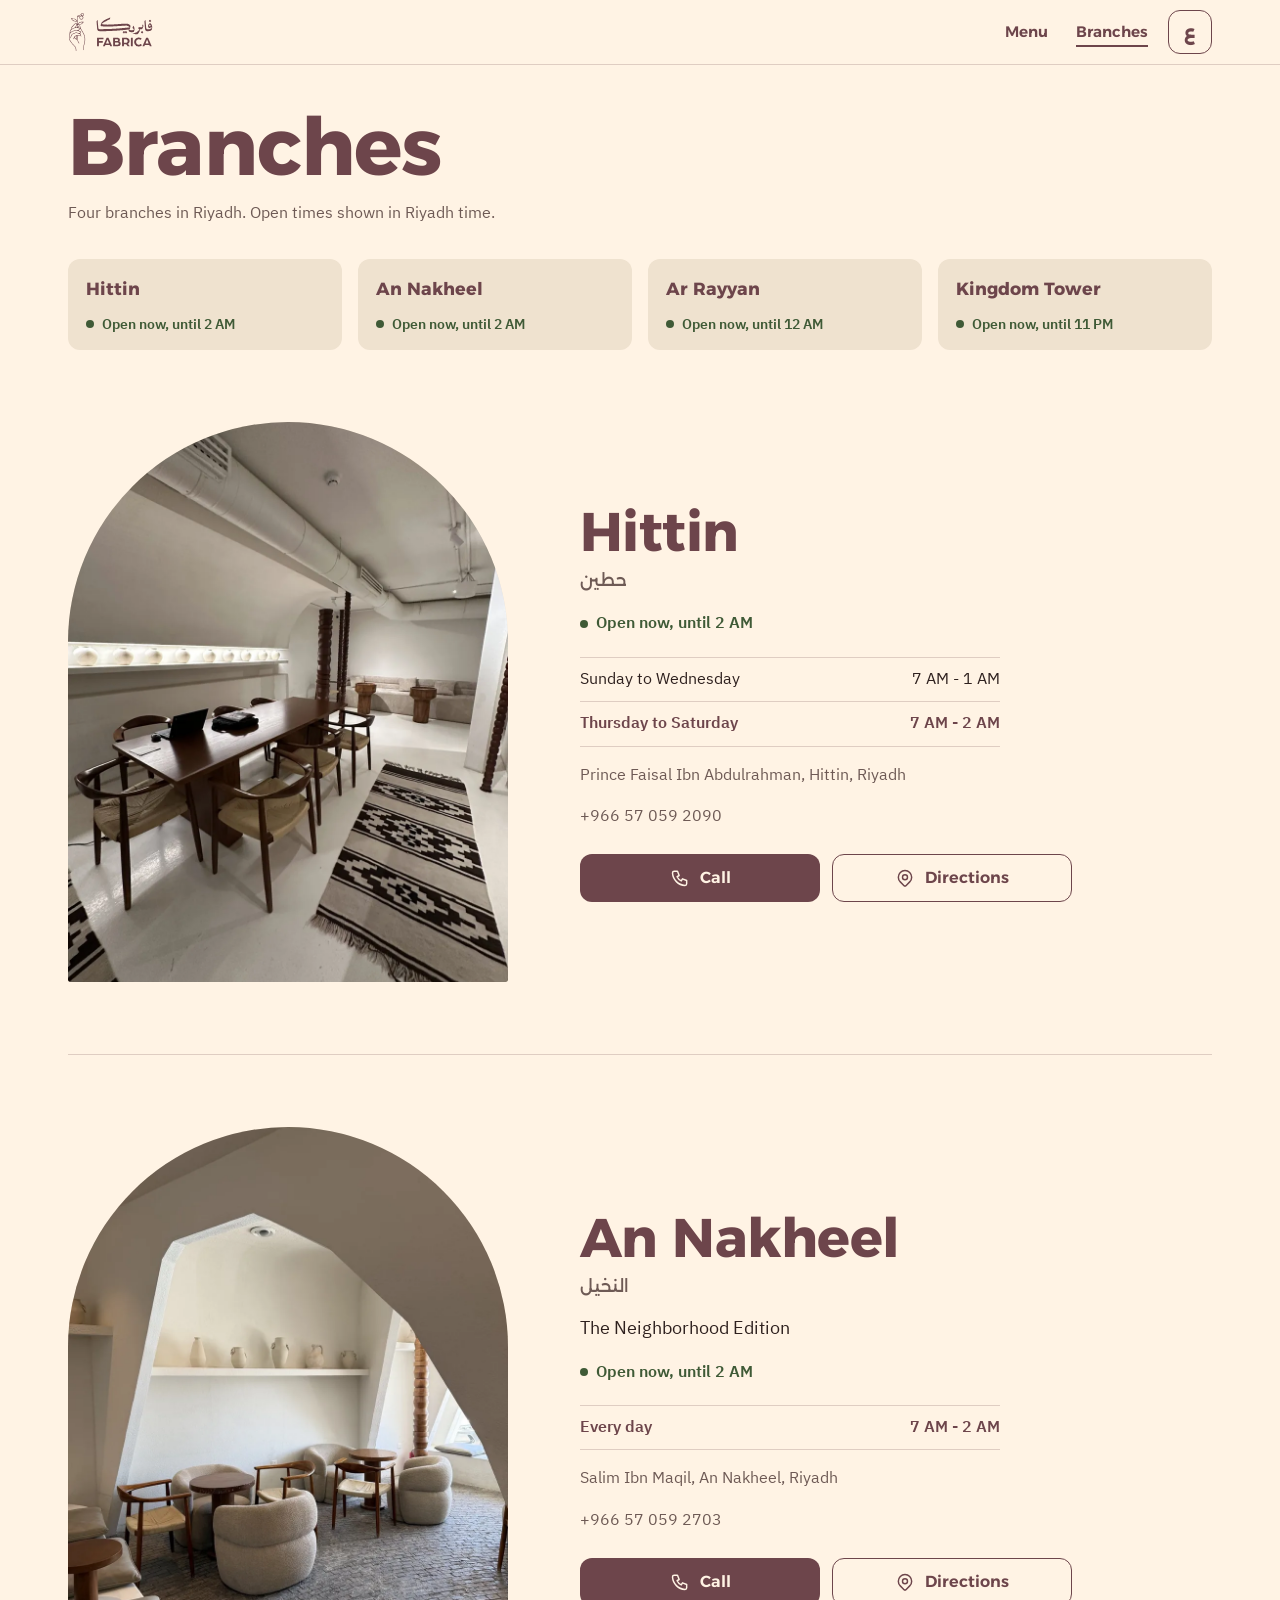
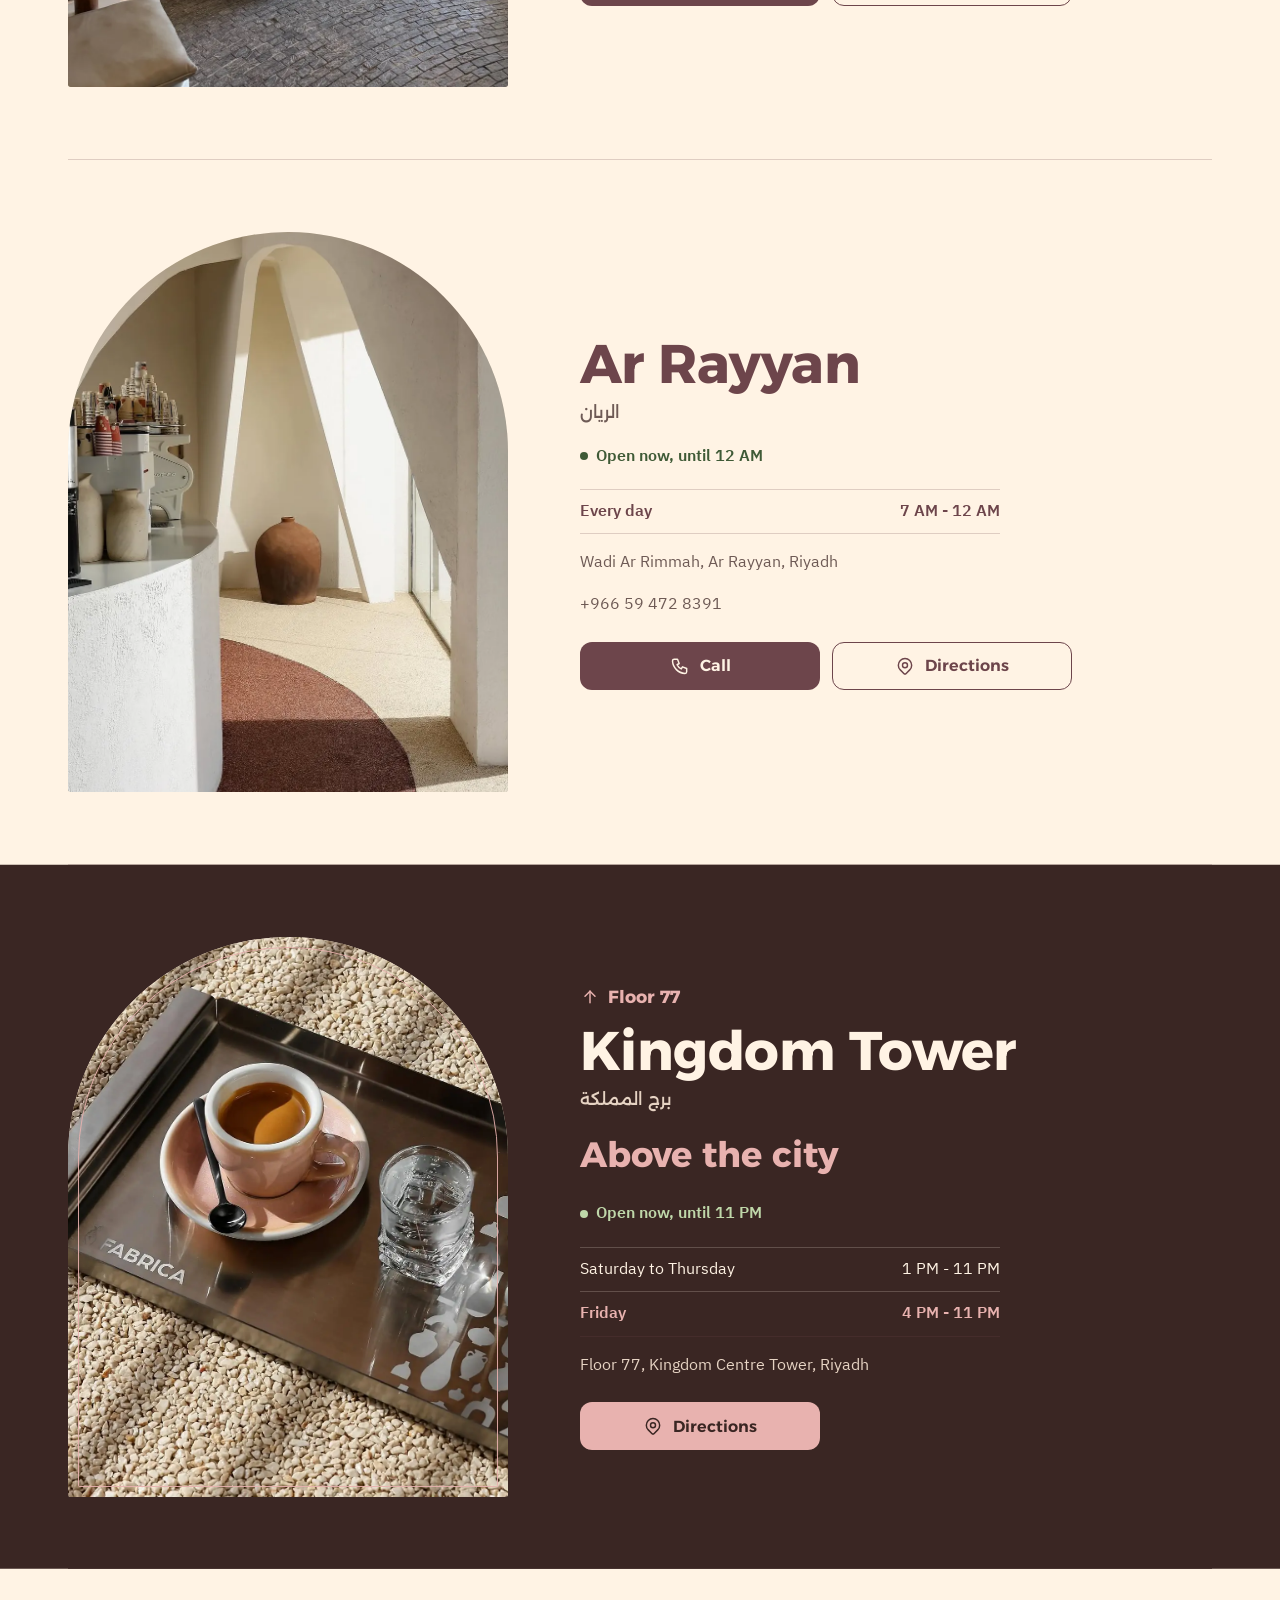
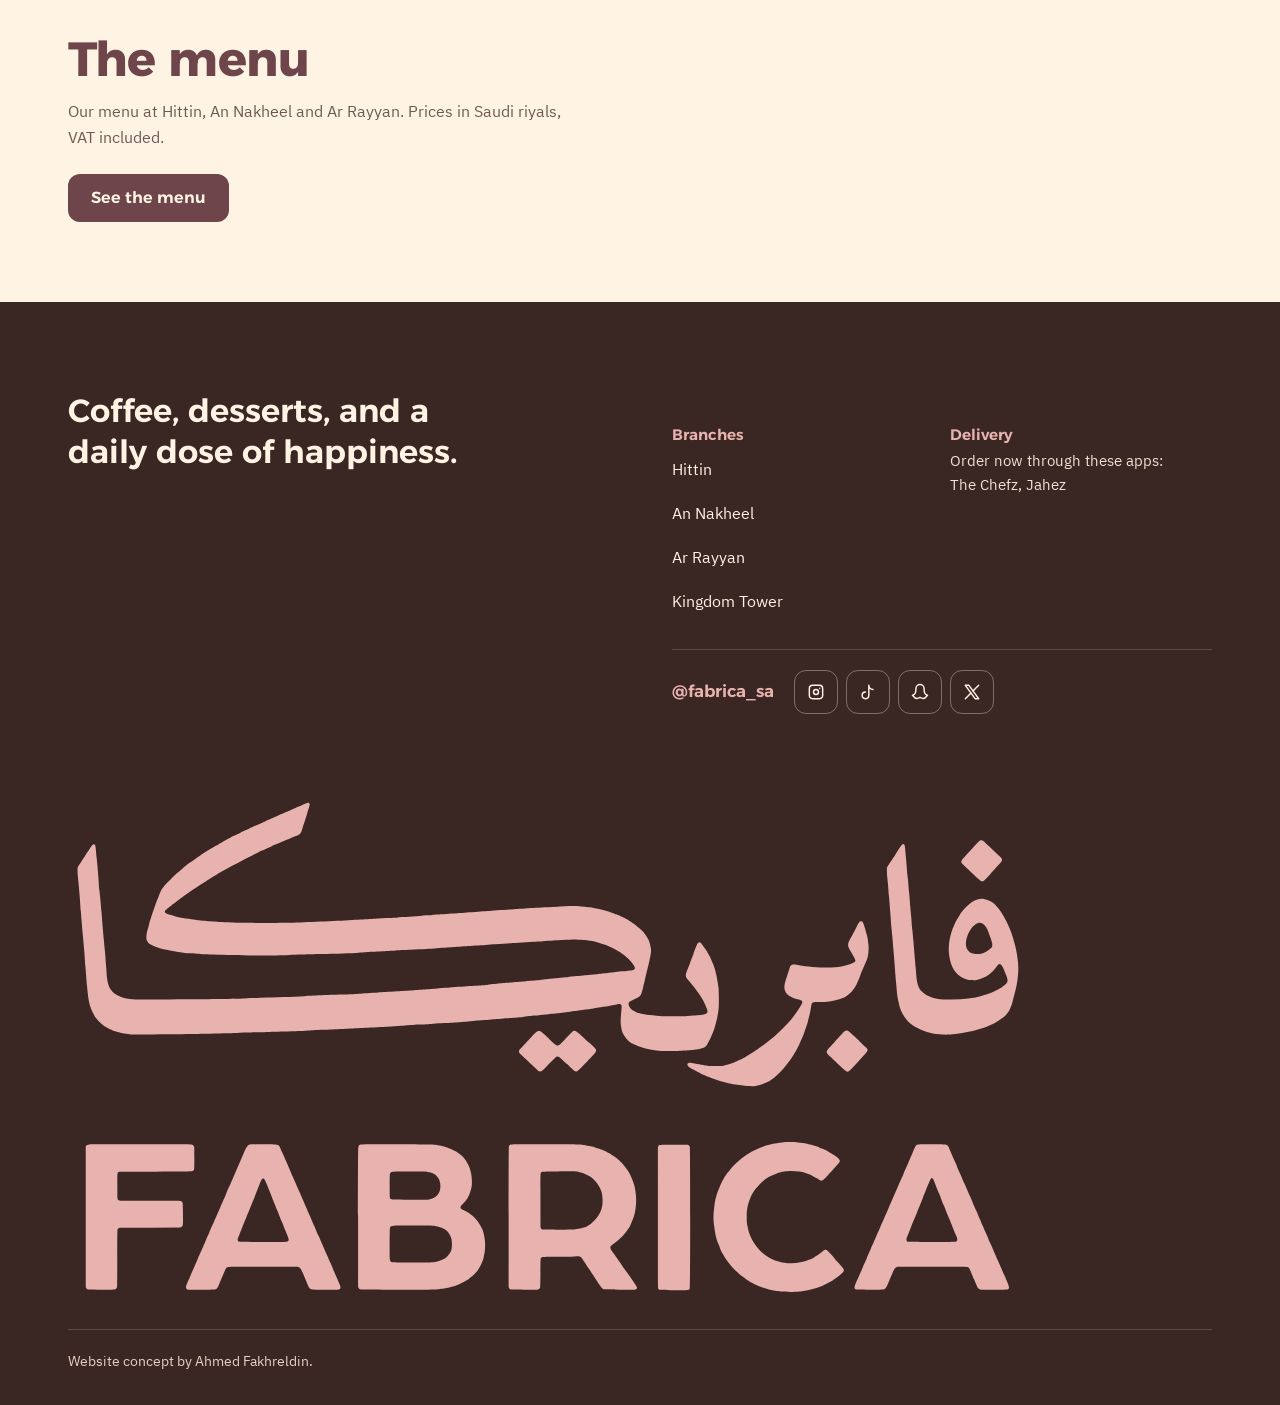
<file: branches.html>
<!doctype html>
<html lang="ar" dir="rtl">
<head>
<meta charset="utf-8">
<meta name="viewport" content="width=device-width,initial-scale=1,viewport-fit=cover">
<script>(function(){var d=document.documentElement,l;try{l=localStorage.getItem('fabrica-lang')}catch(e){}
if(l!=='ar'&&l!=='en'){var n=(navigator.languages&&navigator.languages[0])||navigator.language||'';l=/^ar/i.test(n)?'ar':'en'}
d.lang=l;d.dir=l==='ar'?'rtl':'ltr';d.classList.add('fw');var done=false;function go(){if(done)return;done=true;d.classList.remove('fw')}
setTimeout(go,1200);try{var f=["700 1em Alexandria","400 1em 'IBM Plex Sans Arabic'"];Promise.all(f.map(function(x){return document.fonts.load(x,'\u0641\u0627 Fa')})).then(go,go)}catch(e){go()}}())</script>
<style>html.fw body{opacity:0}body{transition:opacity .25s ease}</style>
<noscript><style>html.fw body{opacity:1}</style></noscript>
<link rel="preload" as="font" type="font/woff2" href="fonts/alex-arabic.woff2" crossorigin>
<link rel="preload" as="font" type="font/woff2" href="fonts/alex-latin.woff2" crossorigin>
<link rel="preload" as="font" type="font/woff2" href="fonts/plex-400-arabic.woff2" crossorigin>
<link rel="preload" as="font" type="font/woff2" href="fonts/plex-400-latin.woff2" crossorigin>
<title>الفروع | فابريكا دي كافيه</title>
<meta name="description" content="فروع فابريكا الأربعة في الرياض: حطين والنخيل والريان وبرج المملكة الطابق 77. ساعات العمل والاتصال والاتجاهات.">
<meta name="theme-color" content="#FFF3E4">
<meta property="og:type" content="website">
<meta property="og:title" content="Branches | Fabrica de Café">
<meta property="og:description" content="The four Fabrica branches in Riyadh: Hittin, An Nakheel, Ar Rayyan and Kingdom Tower floor 77. Hours, calls and directions.">
<meta property="og:image" content="https://ahmedfakhr1.github.io/fabrica-preview/img/og-card.jpg">
<meta property="og:image:width" content="1200">
<meta property="og:image:height" content="630">
<meta property="og:image:alt" content="Fabrica de Café, Riyadh">
<meta property="og:url" content="https://ahmedfakhr1.github.io/fabrica-preview/branches.html">
<meta property="og:site_name" content="Fabrica de Café">
<meta name="twitter:card" content="summary_large_image">
<link rel="icon" type="image/svg+xml" href="img/icon.svg">
<link rel="icon" type="image/png" sizes="32x32" href="img/favicon-32.png">
<link rel="apple-touch-icon" href="img/apple-touch-icon.png">
<link rel="stylesheet" href="fonts.css?v=ba910a2a">
<link rel="stylesheet" href="site.css?v=9d93eddb">
<script src="app.js?v=26868b8e" defer></script>
</head>
<body class="branches" data-title-ar="الفروع | فابريكا دي كافيه" data-title-en="Branches | Fabrica de Café" data-desc-ar="فروع فابريكا الأربعة في الرياض: حطين والنخيل والريان وبرج المملكة الطابق 77. ساعات العمل والاتصال والاتجاهات." data-desc-en="The four Fabrica branches in Riyadh: Hittin, An Nakheel, Ar Rayyan and Kingdom Tower floor 77. Hours, calls and directions.">
<a class="skip" href="#main"><span data-l="ar" lang="ar">انتقل إلى المحتوى</span><span data-l="en" lang="en">Skip to content</span></a>
<header class="hdr"><div class="wrap in">
<a class="brand" href="index.html" data-aria-ar="فابريكا، الصفحة الرئيسية" data-aria-en="Fabrica, home" aria-label="فابريكا، الصفحة الرئيسية"><svg class="hand" viewBox="0 0 110 243" aria-hidden="true" focusable="false"><path fill="currentColor" d="M48.50 237.22C47.91 236.92 47.80 236.46 47.71 233.89C47.66 232.58 47.51 230.73 47.38 229.79C47.24 228.84 47.08 227.50 47.01 226.81C46.66 223.43 45.57 218.98 44.63 217.12C44.44 216.75 43.92 215.73 43.48 214.87C43.05 214.00 42.37 212.88 41.99 212.37C41.60 211.86 41.00 210.96 40.65 210.37C39.77 208.88 35.57 204.22 31.61 200.31C29.86 198.59 28.30 196.99 28.13 196.75C27.97 196.51 27.43 195.89 26.95 195.37C26.46 194.86 25.73 194.02 25.31 193.51C24.90 193.00 24.02 192.02 23.36 191.32C22.71 190.63 21.85 189.64 21.46 189.12C21.07 188.61 20.37 187.73 19.90 187.17C19.44 186.61 18.84 185.77 18.57 185.31C18.30 184.85 17.86 184.30 17.59 184.08C17.02 183.63 15.60 181.51 14.62 179.65C14.24 178.94 13.61 177.97 13.22 177.51C12.21 176.31 9.62 171.52 9.12 169.94C9.04 169.66 8.78 169.03 8.54 168.53C8.30 168.03 8.00 167.10 7.87 166.47C7.74 165.83 7.44 164.54 7.19 163.59C6.83 162.16 6.75 161.64 6.75 160.59C6.75 159.89 6.69 158.82 6.61 158.21C6.41 156.52 6.67 150.99 7.06 148.65C7.23 147.64 7.43 146.17 7.49 145.38C7.72 142.58 7.89 141.16 8.26 138.94C8.77 135.81 9.08 133.48 9.25 131.50C9.40 129.62 9.75 127.36 10.19 125.36C10.35 124.63 10.63 123.09 10.81 121.92C10.99 120.76 11.28 119.19 11.46 118.44C11.63 117.68 11.93 116.28 12.13 115.33C12.49 113.56 12.65 113.16 13.68 111.44C14.79 109.59 15.18 109.07 16.20 108.06C17.89 106.40 18.08 105.84 18.25 102.06C18.31 100.62 18.45 98.96 18.56 98.38C18.80 97.17 19.83 94.63 20.47 93.69C21.97 91.48 24.74 87.86 25.49 87.12C25.80 86.81 26.51 86.03 27.06 85.39C27.61 84.75 28.43 83.88 28.87 83.45C31.19 81.24 33.63 78.82 40.75 71.64C44.53 67.82 45.67 66.82 47.06 66.09C47.71 65.75 49.30 65.74 50.10 66.06C50.93 66.40 52.30 67.95 52.90 69.24C53.34 70.17 54.65 72.00 54.89 72.00C55.01 72.00 55.07 71.80 55.33 70.44C55.52 69.49 55.56 68.61 55.56 64.94C55.56 59.89 55.52 59.66 54.39 58.50C53.56 57.63 53.10 57.53 51.19 57.80C49.35 58.05 46.03 58.06 44.38 57.82C41.36 57.38 39.48 56.98 38.42 56.57C37.80 56.33 36.82 56.02 36.23 55.87C35.18 55.61 35.00 55.52 33.51 54.56C30.45 52.58 28.23 50.90 26.69 49.40C24.33 47.09 23.07 45.79 22.35 44.94C22.00 44.52 21.06 43.50 20.26 42.65C18.41 40.69 18.03 39.91 18.63 39.28C19.44 38.40 24.71 38.16 31.57 38.68C36.00 39.02 41.26 40.62 44.19 42.52C44.67 42.84 45.32 43.24 45.63 43.41C46.74 44.04 50.23 47.11 51.25 48.36C51.63 48.83 52.25 49.60 52.64 50.07C54.10 51.87 54.90 52.19 55.34 51.14C55.52 50.74 55.54 49.22 55.57 38.09L55.60 25.50L55.87 24.94C56.25 24.17 56.86 23.68 57.80 23.39C58.24 23.25 59.02 22.96 59.52 22.75C62.27 21.56 65.80 20.13 66.56 19.87C67.04 19.72 67.92 19.38 68.50 19.12C69.08 18.87 69.96 18.53 70.44 18.38C70.92 18.22 71.54 17.98 71.81 17.84C72.09 17.70 73.31 17.21 74.54 16.74C77.65 15.56 78.02 15.27 78.69 13.39C79.55 11.01 80.03 10.20 81.34 8.94C82.62 7.71 84.10 6.76 85.17 6.49C85.48 6.41 86.54 6.37 87.70 6.40L89.70 6.44L91.15 7.15C93.26 8.17 94.53 9.34 95.58 11.20C96.09 12.10 96.41 12.82 96.51 13.31C96.68 14.21 96.58 16.66 96.31 17.84C95.81 20.01 94.00 22.25 91.71 23.54C89.50 24.78 89.39 25.57 91.11 27.85C91.66 28.59 92.65 30.75 92.95 31.86C93.05 32.25 93.17 33.18 93.20 33.94C93.27 35.27 93.26 35.36 92.76 37.06C91.91 39.93 91.12 41.29 89.46 42.74C88.18 43.86 87.16 44.45 85.44 45.08L83.81 45.68L81.69 45.68C79.39 45.68 78.85 45.58 77.07 44.88C75.89 44.41 73.88 43.20 73.56 42.78C73.42 42.59 72.96 42.06 72.54 41.59C72.11 41.13 71.73 40.62 71.68 40.47C71.63 40.31 71.29 39.51 70.91 38.69C69.98 36.64 69.83 35.89 69.94 33.62C70.07 30.64 69.70 30.22 66.01 29.25C64.99 28.98 63.94 28.68 63.68 28.57C62.87 28.23 60.80 27.75 60.16 27.75C59.24 27.75 58.77 28.20 58.58 29.25C58.44 30.04 58.47 70.90 58.61 71.36C58.80 71.96 59.10 72.25 59.55 72.25C59.99 72.25 60.75 71.50 62.81 69.06C64.07 67.57 65.77 65.98 66.88 65.28C67.25 65.03 67.82 64.63 68.12 64.37C68.43 64.12 68.99 63.76 69.35 63.57C69.72 63.39 70.37 63.02 70.82 62.75C72.64 61.63 77.36 60.05 80.53 59.49C83.49 58.97 92.88 58.84 93.97 59.30C95.18 59.82 95.38 61.16 94.37 62.06C94.22 62.20 93.84 62.65 93.52 63.06C93.21 63.48 92.36 64.43 91.63 65.19C90.90 65.94 90.11 66.79 89.88 67.06C89.09 68.02 86.30 70.82 84.91 72.07C80.98 75.60 76.74 77.56 70.31 78.84C68.62 79.17 68.42 79.19 64.50 79.19C59.93 79.20 59.76 79.23 59.18 80.11C58.53 81.10 58.52 81.20 58.54 86.83C58.56 92.59 58.59 92.77 59.34 92.95C60.01 93.12 60.45 92.32 60.81 90.27C61.06 88.84 61.03 88.91 62.97 85.97C64.55 83.57 68.01 81.62 70.11 81.94C72.67 82.32 73.99 84.01 74.57 87.62C74.68 88.35 74.97 89.47 75.20 90.12C75.43 90.78 75.87 92.30 76.17 93.50C76.48 94.70 76.85 96.00 77.00 96.38C77.15 96.75 77.44 97.54 77.65 98.12C78.08 99.37 79.45 102.13 80.13 103.14C80.39 103.52 80.75 104.19 80.93 104.63C81.11 105.07 81.47 105.76 81.73 106.18C83.47 108.93 84.87 111.26 85.42 112.32C85.67 112.80 86.11 113.47 86.39 113.82C86.68 114.16 87.09 114.83 87.32 115.31C87.75 116.25 89.09 118.57 89.55 119.19C89.71 119.39 90.19 120.25 90.61 121.09C91.04 121.93 91.69 123.03 92.07 123.54C92.44 124.05 92.93 124.92 93.17 125.46C93.40 126.01 93.77 126.72 93.99 127.05C94.21 127.37 94.64 128.13 94.94 128.74C95.24 129.35 95.68 130.15 95.91 130.52C96.14 130.89 96.42 131.41 96.53 131.69C96.79 132.35 98.02 134.95 98.63 136.14C98.94 136.74 99.27 137.67 99.50 138.62C99.71 139.45 100.10 140.65 100.37 141.29C101.32 143.52 102.19 147.43 103.13 153.69C103.20 154.17 103.35 155.04 103.45 155.62C103.67 156.83 103.94 159.49 104.13 162.19C104.41 166.05 104.08 175.80 103.63 177.37C103.56 177.61 103.36 179.13 103.18 180.75C102.83 183.96 102.46 186.13 101.82 188.82C101.58 189.78 101.27 191.22 101.12 192.01C100.98 192.79 100.70 193.80 100.50 194.25C100.30 194.70 100.03 195.54 99.88 196.12C99.73 196.71 99.37 197.95 99.06 198.88C98.76 199.80 98.31 201.49 98.06 202.62C97.81 203.76 97.44 205.18 97.23 205.79C96.84 206.93 96.54 208.66 96.19 211.69C96.08 212.65 95.79 214.51 95.55 215.81C95.17 217.85 95.08 218.69 94.93 221.74C94.48 230.79 94.48 230.80 94.08 231.41C93.43 232.39 92.44 232.43 91.97 231.50C91.44 230.44 91.86 219.31 92.56 215.70C92.73 214.82 92.96 213.39 93.06 212.52C93.59 208.09 94.56 203.71 96.06 199.00C96.36 198.07 96.69 196.71 96.80 195.97C96.94 195.06 97.12 194.35 97.38 193.78C97.60 193.32 97.88 192.35 98.02 191.62C98.16 190.90 98.48 189.44 98.75 188.38C99.34 185.99 99.71 184.11 99.89 182.52C99.96 181.86 100.10 180.97 100.19 180.56C101.23 176.03 101.61 164.79 100.88 159.62C99.52 149.87 99.23 148.06 98.75 146.56C98.62 146.15 98.31 144.97 98.06 143.94C97.81 142.91 97.39 141.53 97.13 140.88C96.87 140.22 96.54 139.32 96.40 138.88C95.81 136.99 93.49 132.14 91.38 128.38C90.66 127.10 89.82 125.58 89.51 124.99C89.19 124.40 88.61 123.41 88.20 122.80C87.01 120.99 85.12 117.79 84.36 116.29C83.97 115.52 83.40 114.56 83.09 114.16C82.77 113.76 82.37 113.05 82.18 112.58C81.99 112.11 81.61 111.44 81.34 111.09C80.69 110.28 79.77 108.78 79.21 107.65C78.97 107.16 78.60 106.52 78.40 106.22C78.21 105.93 77.81 105.21 77.52 104.62C76.80 103.14 75.84 101.88 75.44 101.88C75.08 101.88 74.91 102.15 74.42 103.53C73.04 107.39 70.85 109.41 66.44 110.88C64.59 111.49 64.12 111.82 64.12 112.53C64.12 113.00 64.51 113.44 65.22 113.80C65.68 114.03 69.45 115.48 70.88 115.96C73.90 117.00 76.67 118.35 77.38 119.12C78.73 120.59 78.94 121.65 78.32 124.04C77.70 126.51 77.06 127.46 75.10 128.84C73.23 130.15 73.21 130.60 74.95 131.55C76.10 132.19 77.07 132.95 77.40 133.48C78.02 134.47 77.71 137.14 76.80 138.64C75.38 140.99 75.85 142.24 78.68 143.62C80.12 144.33 81.55 145.52 81.68 146.11C81.85 146.85 81.34 147.59 80.58 147.71C80.03 147.80 77.41 146.55 76.42 145.72C76.09 145.44 75.56 145.11 75.26 144.98C74.96 144.85 74.44 144.55 74.12 144.31C72.70 143.27 71.52 143.27 68.36 144.30C67.11 144.71 64.19 145.01 61.93 144.97C60.44 144.94 60.13 144.97 59.77 145.16C58.91 145.63 58.95 145.11 58.98 157.12C59.00 170.16 59.05 171.11 59.67 172.73C59.92 173.37 60.43 174.42 60.80 175.05C61.18 175.69 61.74 176.74 62.06 177.38C62.38 178.03 62.80 178.82 63.01 179.14C63.21 179.45 63.52 180.07 63.70 180.51C63.88 180.94 64.19 181.54 64.39 181.84C64.60 182.14 64.90 182.68 65.06 183.05C65.22 183.41 65.60 184.10 65.91 184.57C66.22 185.05 66.59 185.69 66.75 186.00C66.90 186.31 67.33 187.04 67.70 187.62C68.75 189.30 68.86 190.40 68.06 191.20C67.29 191.97 66.41 191.40 65.43 189.47C65.04 188.70 64.55 187.82 64.35 187.53C64.15 187.23 63.87 186.73 63.73 186.42C63.59 186.10 63.18 185.39 62.81 184.83C62.16 183.82 59.00 177.87 59.00 177.64C59.00 177.57 58.74 177.13 58.42 176.66C57.72 175.64 57.14 174.43 56.62 172.89C56.11 171.35 56.01 169.66 55.93 161.31C55.79 145.59 55.80 145.80 55.54 145.35C55.10 144.59 54.33 144.78 53.89 145.76C53.71 146.15 53.69 147.09 53.71 154.32C53.73 158.78 53.70 163.62 53.66 165.06L53.59 167.69L53.17 168.11C52.55 168.72 51.58 168.65 50.61 167.92C50.24 167.64 49.01 166.87 47.88 166.19C42.79 163.16 41.61 162.09 40.45 159.48C39.82 158.04 38.96 157.48 38.07 157.91C37.74 158.07 37.52 158.37 37.00 159.40C36.28 160.80 33.94 164.45 33.57 164.75C32.87 165.32 31.63 164.74 31.63 163.85C31.62 163.37 32.43 161.39 32.90 160.72C33.36 160.06 35.17 156.54 36.15 154.38C37.09 152.31 37.37 151.56 37.99 149.42C38.33 148.25 38.91 147.41 39.62 147.04C39.93 146.89 41.51 146.11 43.12 145.32C44.74 144.53 46.71 143.48 47.50 143.00C51.25 140.70 52.42 140.38 54.62 141.06C56.66 141.68 59.09 141.90 63.25 141.85L66.94 141.80L68.06 141.40C68.68 141.18 69.63 140.88 70.17 140.73C71.31 140.42 72.15 139.85 73.40 138.52C74.77 137.07 74.99 135.40 73.90 134.67C73.34 134.29 71.49 133.64 70.38 133.42C68.07 132.97 65.54 132.08 61.75 130.38C61.17 130.12 60.35 129.84 59.94 129.75C58.88 129.54 57.15 129.06 55.69 128.56C51.48 127.14 49.22 127.07 46.25 128.24C45.60 128.50 44.53 128.87 43.88 129.05C43.22 129.23 41.93 129.74 41.00 130.18C37.42 131.87 36.28 132.35 35.38 132.57C34.86 132.69 34.01 132.98 33.48 133.21C32.95 133.44 32.48 133.62 32.42 133.62C32.37 133.62 31.28 134.14 30.01 134.78L27.69 135.93L26.25 137.37C24.86 138.77 24.78 138.87 23.89 140.62C23.38 141.62 22.78 142.75 22.55 143.13C22.33 143.51 21.97 144.27 21.76 144.82C21.55 145.36 21.18 146.12 20.95 146.50C20.72 146.88 20.01 148.28 19.39 149.62C18.76 150.97 18.00 152.54 17.70 153.12C17.40 153.71 17.00 154.58 16.80 155.06C16.61 155.54 16.31 156.19 16.12 156.50C15.93 156.81 15.68 157.37 15.56 157.75C15.15 159.01 14.36 159.51 13.50 159.06C12.71 158.65 12.54 157.63 13.08 156.50C13.25 156.12 13.57 155.34 13.77 154.76C13.98 154.19 14.29 153.48 14.47 153.20C14.65 152.92 15.32 151.56 15.96 150.19C16.59 148.81 17.35 147.25 17.63 146.72C17.91 146.19 18.27 145.40 18.43 144.97C19.12 143.15 21.86 137.86 22.42 137.25C22.59 137.08 23.06 136.46 23.47 135.88C23.88 135.29 24.36 134.69 24.52 134.55C24.95 134.16 27.12 132.82 27.62 132.63C27.87 132.54 28.82 132.11 29.75 131.68C33.21 130.08 34.21 129.65 35.12 129.38C35.64 129.23 36.68 128.80 37.44 128.43C38.19 128.07 39.18 127.67 39.62 127.55C40.07 127.43 40.75 127.20 41.12 127.03C45.77 124.97 47.16 124.56 49.90 124.41C51.67 124.32 52.75 124.50 55.19 125.31C59.40 126.71 64.67 127.88 66.83 127.88C69.98 127.87 73.03 126.93 74.21 125.59C74.77 124.95 75.40 123.59 75.47 122.89C75.58 121.73 74.80 120.77 73.16 120.08C72.60 119.85 71.84 119.47 71.49 119.26C71.07 119.00 70.45 118.77 69.72 118.62C69.10 118.49 68.13 118.18 67.58 117.93C67.02 117.68 65.92 117.24 65.12 116.94C64.33 116.64 63.29 116.24 62.81 116.03C62.33 115.83 61.52 115.54 61.00 115.38C60.49 115.23 59.73 114.93 59.32 114.72C58.90 114.51 57.86 114.16 57.00 113.94C56.14 113.71 54.79 113.30 54.00 113.02C51.24 112.04 47.36 111.76 44.88 112.37C42.83 112.86 39.82 114.05 36.97 115.49C35.47 116.24 33.96 116.95 33.59 117.07C33.23 117.18 32.63 117.45 32.25 117.66C31.88 117.86 31.07 118.22 30.47 118.44C29.86 118.67 29.01 119.08 28.59 119.35C28.16 119.63 27.28 120.08 26.62 120.35C25.97 120.63 24.91 121.11 24.28 121.43C23.65 121.74 23.08 122.00 23.02 122.00C22.96 122.00 22.56 122.23 22.12 122.51C21.69 122.79 20.87 123.24 20.30 123.51C18.79 124.23 16.88 126.14 15.76 128.06C15.31 128.82 14.45 130.19 13.84 131.12C12.42 133.27 12.53 133.05 12.04 134.94C11.27 137.90 10.63 141.81 10.62 143.52C10.62 143.96 10.54 144.93 10.44 145.69C9.36 153.77 9.15 160.25 9.88 162.56C10.01 162.97 10.21 163.77 10.31 164.33C10.54 165.56 10.96 166.80 11.48 167.84C11.70 168.27 12.04 169.03 12.24 169.53C12.88 171.13 14.00 173.33 14.45 173.85C14.68 174.13 15.05 174.71 15.27 175.14C15.66 175.92 16.97 177.97 17.39 178.44C17.51 178.57 17.84 179.14 18.12 179.69C18.62 180.67 19.11 181.37 20.65 183.29C21.08 183.83 21.49 184.36 21.55 184.48C21.61 184.59 21.90 184.94 22.19 185.26C22.48 185.57 22.88 186.08 23.07 186.38C23.55 187.15 25.77 189.78 26.70 190.69C27.12 191.10 27.89 191.94 28.41 192.56C28.92 193.18 30.09 194.45 31.01 195.38C31.92 196.30 32.98 197.43 33.36 197.88C33.74 198.32 34.71 199.33 35.50 200.12C39.48 204.08 42.69 207.82 44.19 210.25C44.68 211.04 45.31 211.99 45.59 212.36C45.87 212.73 46.20 213.35 46.32 213.74C46.44 214.12 46.81 214.97 47.14 215.62C47.66 216.67 48.08 217.84 49.14 221.31C49.57 222.69 49.61 222.95 49.82 224.97C49.92 226.02 50.09 227.28 50.19 227.77C50.68 230.08 50.74 235.45 50.30 236.31C49.87 237.13 49.10 237.52 48.50 237.22ZM50.53 162.86C50.93 162.32 50.95 147.05 50.56 146.38C49.99 145.42 48.83 145.55 46.50 146.82C45.64 147.29 44.36 147.97 43.65 148.32C41.83 149.23 41.12 149.99 40.80 151.34C40.51 152.55 40.57 153.46 40.98 154.19C41.57 155.23 41.71 155.51 42.37 156.88C43.56 159.37 45.50 161.34 48.31 162.90C49.16 163.38 50.16 163.36 50.53 162.86ZM15.54 123.26C16.03 122.93 16.63 122.44 16.88 122.19C17.57 121.45 18.79 120.64 19.89 120.18C20.44 119.95 21.07 119.63 21.29 119.46C21.88 119.01 22.35 118.80 23.25 118.57C23.70 118.46 24.44 118.14 24.89 117.87C25.35 117.59 26.13 117.20 26.64 117.00C27.15 116.81 27.93 116.45 28.38 116.21C28.82 115.97 29.56 115.63 30.02 115.46C30.47 115.29 31.15 114.95 31.52 114.70C31.89 114.46 33.05 113.89 34.11 113.43C35.17 112.98 36.63 112.31 37.36 111.95C38.09 111.58 39.08 111.16 39.56 111.00C40.04 110.84 41.02 110.50 41.74 110.23C45.04 108.98 47.61 108.80 52.53 109.45C54.21 109.67 58.81 109.63 60.72 109.36C63.04 109.05 66.33 107.96 68.10 106.92C71.26 105.07 72.69 100.95 70.65 99.59C69.62 98.91 67.59 98.41 65.19 98.25C61.89 98.03 60.34 97.87 59.25 97.63C58.67 97.50 57.68 97.36 57.06 97.33C56.44 97.29 55.53 97.18 55.03 97.07C53.07 96.65 46.17 96.45 44.26 96.76C43.82 96.83 42.69 97.20 41.76 97.58C40.83 97.96 39.67 98.42 39.19 98.59C38.71 98.76 38.00 99.06 37.61 99.26C37.23 99.45 36.46 99.76 35.89 99.94C35.33 100.12 34.70 100.41 34.49 100.59C34.28 100.77 33.00 101.47 31.65 102.16C30.30 102.84 28.79 103.64 28.31 103.93C27.83 104.22 26.68 104.87 25.75 105.38C24.82 105.88 23.49 106.60 22.78 106.99C21.26 107.82 18.82 109.69 17.65 110.93C16.48 112.18 15.87 113.32 15.21 115.56C13.82 120.23 13.43 122.81 14.00 123.53C14.36 123.99 14.49 123.97 15.54 123.26ZM23.36 103.08C25.37 101.88 31.69 98.72 32.91 98.30C33.38 98.14 34.05 97.80 34.39 97.55C34.74 97.30 35.59 96.88 36.29 96.63C39.24 95.55 40.53 94.61 41.81 92.62C42.16 92.07 44.38 89.48 44.80 89.13C45.92 88.21 49.24 83.49 49.74 82.12C49.91 81.68 50.26 80.73 50.52 80.02C52.02 76.01 51.73 72.43 49.68 69.92C48.76 68.79 48.10 68.89 46.38 70.40C45.06 71.57 41.87 74.79 40.86 75.98C40.49 76.41 39.78 77.07 39.29 77.45C38.79 77.82 36.75 79.74 34.74 81.72C31.43 84.99 30.32 86.17 27.88 89.10C27.43 89.63 26.70 90.43 26.27 90.88C25.83 91.32 25.15 92.17 24.75 92.75C21.58 97.44 21.79 97.04 21.38 99.43C21.09 101.12 21.08 101.38 21.26 102.23C21.53 103.52 22.19 103.78 23.36 103.08ZM73.05 96.22C73.41 95.78 73.25 94.65 72.45 92.07C72.07 90.84 71.70 89.37 71.62 88.82C71.23 85.81 70.88 85.25 69.35 85.25C68.19 85.25 67.45 85.61 66.42 86.65C64.64 88.47 63.71 90.26 63.30 92.64C62.94 94.76 63.33 95.06 67.20 95.63C68.64 95.84 70.32 96.15 70.94 96.32C72.19 96.66 72.70 96.63 73.05 96.22ZM54.06 93.70C54.88 93.50 55.50 92.98 55.51 92.47C55.59 87.95 55.52 79.85 55.40 79.01C55.18 77.43 54.89 77.38 54.40 78.81C54.29 79.16 53.94 79.92 53.64 80.50C53.34 81.08 52.93 82.04 52.73 82.62C52.12 84.37 51.16 86.00 49.50 88.12C49.04 88.71 48.48 89.47 48.24 89.81C48.01 90.16 47.50 90.79 47.10 91.22C46.09 92.30 46.10 92.96 47.12 93.58C47.23 93.64 48.52 93.72 50.00 93.76C51.48 93.79 52.83 93.84 53.00 93.85C53.17 93.86 53.65 93.79 54.06 93.70ZM69.00 76.06C70.45 75.82 74.70 74.70 75.66 74.30C76.62 73.90 78.09 73.11 79.00 72.50C79.38 72.24 80.06 71.81 80.53 71.53C81.99 70.64 83.50 69.38 85.73 67.19C88.60 64.37 89.25 63.45 88.88 62.75C88.58 62.20 88.16 62.12 85.47 62.10C83.08 62.08 82.83 62.11 80.94 62.48C77.98 63.08 75.84 63.70 74.60 64.32C74.01 64.62 73.06 65.04 72.50 65.26C71.38 65.69 70.08 66.51 68.96 67.49C68.56 67.84 67.91 68.34 67.52 68.61C66.34 69.41 64.33 71.73 62.72 74.16C62.04 75.19 62.28 75.80 63.53 76.19C64.19 76.40 67.40 76.32 69.00 76.06ZM49.60 55.01C51.02 54.80 51.68 53.96 51.18 52.98C50.05 50.75 45.16 46.33 42.44 45.06C41.96 44.84 41.23 44.45 40.81 44.20C40.40 43.95 39.67 43.63 39.19 43.49C38.71 43.35 37.78 43.05 37.12 42.81C35.06 42.07 33.63 41.75 31.85 41.62C30.94 41.56 29.68 41.42 29.06 41.30C26.61 40.86 24.64 41.38 24.63 42.47C24.63 42.64 24.85 43.01 25.17 43.35C25.46 43.67 26.02 44.33 26.41 44.81C27.17 45.77 30.70 49.12 31.38 49.53C31.62 49.68 32.43 50.20 33.19 50.70C36.05 52.57 39.35 53.95 42.47 54.56C45.03 55.07 47.92 55.25 49.60 55.01ZM82.89 42.89C84.72 42.42 87.04 41.13 87.98 40.06C88.50 39.48 89.83 36.83 90.06 35.91C90.86 32.84 88.99 28.72 85.95 26.89C82.89 25.05 79.37 25.24 76.26 27.43C74.96 28.34 74.71 28.63 74.03 29.87C73.08 31.60 72.84 32.61 72.91 34.59L72.96 36.24L73.88 38.12C74.90 40.21 74.98 40.30 76.56 41.28C78.03 42.18 78.28 42.30 79.59 42.75C80.88 43.19 81.60 43.22 82.89 42.89ZM71.83 27.18C72.22 26.99 72.98 26.42 73.61 25.83C74.91 24.62 76.65 23.61 77.94 23.31C79.67 22.91 80.08 22.58 80.04 21.61C80.01 20.92 79.55 19.89 79.03 19.34C78.34 18.61 77.22 18.63 75.72 19.39C75.29 19.61 74.60 19.91 74.19 20.07C73.78 20.23 72.96 20.58 72.38 20.85C71.79 21.13 70.89 21.48 70.38 21.63C69.86 21.78 69.06 22.09 68.61 22.32C68.15 22.55 67.17 22.95 66.43 23.20C64.85 23.75 64.25 24.23 64.25 24.93C64.25 25.63 64.74 25.96 66.25 26.31C67.72 26.65 68.38 26.84 69.19 27.18C70.18 27.59 70.95 27.59 71.83 27.18ZM89.92 21.24C91.71 20.54 93.38 18.24 93.62 16.13C93.95 13.27 92.47 10.90 89.56 9.62C87.93 8.90 85.18 9.40 83.65 10.69C83.09 11.15 81.64 13.27 81.41 13.96C81.19 14.61 81.25 16.49 81.51 17.25C81.70 17.78 82.79 19.55 83.24 20.04C84.44 21.37 87.96 22.00 89.92 21.24Z"/></svg><svg class="wordmark wm" viewBox="0 0 653 345" aria-hidden="true" focusable="false"><path transform="translate(0.0,0)" d="M462.44 198.62C459.90 198.50 456.59 198.13 452.44 197.50C449.45 197.04 441.10 194.74 438.94 193.77C438.39 193.53 437.23 193.07 436.38 192.74C434.53 192.05 431.12 190.64 430.94 190.50C430.87 190.44 429.88 189.93 428.75 189.35C427.62 188.78 426.07 187.94 425.31 187.48C424.56 187.03 423.66 186.50 423.32 186.31C421.53 185.30 420.85 184.08 421.60 183.24C422.10 182.68 422.66 182.66 425.12 183.12C428.31 183.72 433.54 184.63 435.00 184.84C436.87 185.11 444.02 185.10 445.90 184.82C447.54 184.57 451.44 183.36 453.32 182.52C458.05 180.39 459.70 179.59 460.81 178.88C461.50 178.44 462.47 177.85 462.97 177.57C464.16 176.91 466.97 175.12 467.71 174.55C468.03 174.31 468.55 173.98 468.86 173.81C469.84 173.31 475.29 169.10 481.01 164.42C483.87 162.08 490.23 155.57 492.72 152.44C494.70 149.94 497.79 145.33 498.78 143.40C500.06 140.89 499.84 140.54 496.37 139.65C492.13 138.56 489.08 136.67 488.01 134.46C486.83 132.05 487.01 130.16 488.91 124.50C489.16 123.78 489.70 122.09 490.12 120.75C491.13 117.54 491.22 117.31 491.59 116.87C492.51 115.77 493.78 115.72 497.94 116.58C500.90 117.19 511.37 117.99 516.56 118.00C523.68 118.01 529.12 117.09 533.50 115.14C535.98 114.03 536.06 113.79 534.75 111.22C534.24 110.24 533.35 108.62 532.77 107.62C529.90 102.76 529.90 102.74 532.68 97.50C533.21 96.51 533.69 95.64 533.75 95.57C533.86 95.42 535.00 93.25 536.55 90.18C537.76 87.80 538.17 87.17 538.75 86.77C539.30 86.40 540.02 86.46 540.47 86.91C540.84 87.29 542.09 90.87 542.63 93.12C542.84 93.98 543.14 95.11 543.31 95.62C543.81 97.14 544.08 98.80 544.52 102.88C544.75 105.12 544.48 109.03 543.94 111.12C543.63 112.32 541.17 118.25 540.20 120.12C539.97 120.57 539.65 121.33 539.50 121.81C539.34 122.29 539.02 123.16 538.78 123.74C538.54 124.33 538.21 125.21 538.05 125.71C537.89 126.22 537.53 127.06 537.27 127.59C537.00 128.13 536.63 128.92 536.45 129.35C535.87 130.72 533.77 133.68 532.47 134.95C529.82 137.56 527.70 138.75 523.94 139.74C518.42 141.20 516.92 141.40 511.31 141.43C506.00 141.47 506.05 141.44 505.51 144.32C505.37 145.07 505.20 146.17 505.12 146.75C505.05 147.33 504.74 148.82 504.44 150.06C504.13 151.30 503.65 153.27 503.37 154.44C503.06 155.70 502.51 157.48 502.00 158.83C501.53 160.07 500.96 161.70 500.75 162.45C500.53 163.20 499.97 164.63 499.50 165.62C499.03 166.62 498.36 168.14 498.00 169.00C497.36 170.54 496.59 172.07 494.79 175.36C493.59 177.56 490.48 182.19 489.45 183.34C489.01 183.84 488.08 184.99 487.40 185.90C485.40 188.56 480.96 192.75 478.22 194.55C476.21 195.87 473.26 197.14 470.53 197.86C466.99 198.80 466.80 198.82 462.44 198.62ZM529.32 188.56C528.55 188.04 527.39 187.03 525.62 185.36C524.70 184.48 522.33 182.25 520.36 180.39C516.41 176.66 516.31 176.55 516.12 175.86C515.85 174.84 516.36 174.07 519.45 170.85C520.23 170.04 521.27 168.89 521.77 168.28C522.27 167.68 523.44 166.40 524.37 165.44C525.31 164.47 526.42 163.26 526.84 162.74C528.27 160.97 529.45 160.45 530.55 161.10C531.28 161.53 535.43 165.31 538.69 168.50C540.34 170.11 542.12 171.85 542.65 172.35C544.59 174.18 544.52 174.40 540.38 178.92C539.38 180.02 537.85 181.70 536.99 182.67C534.89 185.02 531.67 188.29 531.12 188.61C530.53 188.97 529.89 188.95 529.32 188.56ZM320.56 188.58C319.99 188.32 319.00 187.49 317.66 186.15C316.99 185.49 315.25 183.87 313.80 182.56C309.49 178.68 307.46 176.76 307.09 176.22C306.72 175.66 306.63 174.79 306.91 174.29C307.15 173.87 308.80 172.05 311.43 169.31C312.75 167.94 314.40 166.19 315.09 165.44C318.69 161.52 319.04 161.25 320.40 161.25C321.50 161.25 322.36 161.93 328.34 167.60C331.37 170.46 332.10 171.00 332.99 171.00C333.99 171.00 334.46 170.65 337.02 167.96C343.70 160.96 343.66 161.00 344.54 161.00C345.13 161.00 346.35 161.76 347.60 162.91C348.29 163.54 349.68 164.82 350.70 165.75C351.72 166.68 353.01 167.86 353.56 168.38C354.11 168.90 355.32 169.99 356.25 170.81C360.11 174.18 360.14 174.57 356.94 177.88C355.98 178.88 354.47 180.48 353.60 181.45C351.36 183.92 346.90 188.28 346.36 188.54C345.23 189.06 344.75 188.80 342.12 186.20C340.92 185.01 339.64 183.81 339.28 183.53C338.91 183.25 337.67 182.13 336.53 181.05C333.91 178.59 333.21 178.25 332.03 178.87C331.56 179.10 328.64 182.02 325.02 185.85C322.42 188.60 321.64 189.08 320.56 188.58ZM403.75 174.74C398.59 174.37 394.88 173.79 392.25 172.94C391.53 172.70 390.58 172.42 390.13 172.31C389.07 172.04 386.21 170.92 384.87 170.25C381.91 168.76 379.93 166.94 378.28 164.19C376.91 161.89 376.78 161.53 376.31 158.69C375.76 155.41 375.77 154.84 376.59 144.85C376.70 143.50 376.33 142.95 375.22 142.80C374.69 142.73 372.85 143.07 368.75 143.99C367.82 144.19 366.30 144.46 365.38 144.57C364.45 144.68 362.45 145.01 360.94 145.31C359.43 145.61 357.85 145.89 357.44 145.94C357.02 145.98 355.98 146.13 355.12 146.25C354.27 146.38 352.93 146.55 352.15 146.62C351.37 146.70 350.20 146.87 349.55 147.00C347.75 147.37 346.98 147.48 344.98 147.62C343.97 147.70 342.73 147.84 342.23 147.93C341.72 148.03 340.61 148.20 339.75 148.31C338.89 148.42 337.71 148.59 337.12 148.69C335.74 148.92 334.36 149.07 331.38 149.31C330.03 149.42 327.87 149.64 326.56 149.81C325.26 149.98 323.65 150.15 323.00 150.19C322.35 150.24 321.25 150.35 320.56 150.44C319.88 150.53 318.41 150.67 317.31 150.75C315.53 150.88 314.43 151.01 309.31 151.69C308.56 151.79 306.19 151.98 304.06 152.12C301.93 152.26 298.47 152.52 296.38 152.69C294.28 152.86 291.55 153.09 290.31 153.19C289.07 153.29 287.47 153.42 286.75 153.49C286.03 153.56 284.48 153.68 283.31 153.75C279.48 153.98 277.32 154.18 271.94 154.82C271.11 154.91 268.38 155.11 265.88 155.25C263.37 155.38 261.14 155.53 260.94 155.56C260.73 155.59 258.43 155.71 255.81 155.81C253.20 155.92 250.11 156.09 248.94 156.20C246.38 156.42 244.07 156.56 238.94 156.82C234.72 157.02 229.77 157.35 229.64 157.43C229.59 157.46 228.54 157.54 227.31 157.61C226.07 157.69 223.97 157.83 222.62 157.93C219.52 158.16 216.75 158.32 210.12 158.62C204.55 158.88 199.06 159.17 196.00 159.38C195.00 159.44 193.48 159.53 192.62 159.56C191.77 159.60 189.35 159.71 187.25 159.81C185.15 159.91 181.81 160.06 179.81 160.13C177.82 160.20 174.81 160.34 173.12 160.43C171.44 160.53 168.71 160.67 167.06 160.75C165.41 160.82 163.08 160.94 161.88 161.00C159.44 161.13 155.23 161.28 146.00 161.56C142.60 161.67 138.32 161.81 136.50 161.87C134.68 161.94 131.44 162.02 129.31 162.06C125.66 162.13 123.35 162.20 114.31 162.50C110.97 162.61 101.78 162.85 93.12 163.06C91.44 163.11 86.49 163.23 82.12 163.33C77.61 163.45 67.48 163.55 58.62 163.59L43.06 163.64L40.56 163.32C37.81 162.96 36.54 162.69 33.19 161.76C30.27 160.94 25.88 158.81 23.96 157.27C19.89 154.02 17.96 151.46 15.87 146.56C14.63 143.64 13.81 139.74 13.31 134.47C13.22 133.42 13.05 131.85 12.95 130.98C12.84 130.11 12.70 128.51 12.62 127.42C12.55 126.33 12.41 124.54 12.31 123.44C12.21 122.34 12.07 120.54 12.00 119.44C11.92 118.35 11.81 117.05 11.74 116.57C11.67 116.08 11.56 114.70 11.50 113.50C11.29 109.63 11.14 107.59 10.88 104.98C10.75 103.58 10.58 101.68 10.51 100.75C10.35 98.62 10.06 95.57 9.81 93.33C9.71 92.38 9.57 90.65 9.50 89.49C9.43 88.33 9.30 86.72 9.20 85.91C9.10 85.10 8.98 83.68 8.94 82.75C8.89 81.82 8.78 80.36 8.68 79.50C8.51 78.01 8.41 76.57 8.12 71.88C8.05 70.74 7.88 68.69 7.75 67.31C7.62 65.94 7.48 64.28 7.44 63.62C7.39 62.97 7.25 61.42 7.12 60.19C6.48 54.26 6.32 50.99 6.61 49.91C6.70 49.61 7.76 47.89 9.20 45.73C10.55 43.71 11.94 41.58 12.29 41.00C12.64 40.42 13.18 39.60 13.50 39.19C13.81 38.77 14.23 38.16 14.43 37.81C16.17 34.84 17.46 33.71 18.20 34.52C18.60 34.96 18.74 35.53 18.88 37.25C19.18 40.87 19.41 43.16 19.63 44.75C19.75 45.68 19.95 47.76 20.06 49.38C20.17 50.99 20.37 53.39 20.51 54.70C20.64 56.01 20.80 58.29 20.87 59.76C21.01 62.79 21.05 63.21 21.38 65.81C21.51 66.84 21.70 68.62 21.81 69.75C21.92 70.88 22.09 72.63 22.19 73.62C22.28 74.62 22.39 76.00 22.43 76.69C22.47 77.38 22.61 78.89 22.74 80.06C22.87 81.23 23.01 82.81 23.06 83.56C23.10 84.32 23.21 85.87 23.31 87.00C23.41 88.13 23.64 90.86 23.81 93.06C23.99 95.26 24.24 98.16 24.38 99.50C24.51 100.84 24.65 102.36 24.70 102.88C24.74 103.39 24.88 104.74 25.01 105.88C25.14 107.01 25.30 108.81 25.38 109.88C25.45 110.94 25.56 112.60 25.63 113.56C25.69 114.53 25.83 116.18 25.93 117.25C26.03 118.32 26.14 120.02 26.18 121.03C26.36 125.35 27.05 129.07 28.11 131.41C30.15 135.91 35.64 138.81 43.69 139.64C46.12 139.89 65.26 139.92 79.62 139.70C86.81 139.59 97.78 139.44 104.00 139.37C110.26 139.30 117.38 139.16 119.94 139.04C122.48 138.93 125.52 138.83 126.69 138.81C127.86 138.79 130.16 138.72 131.81 138.64C135.48 138.47 140.59 138.30 147.12 138.12C151.84 138.00 156.67 137.77 160.88 137.49C163.74 137.30 166.85 137.16 172.50 136.95C175.28 136.84 178.55 136.70 179.75 136.63C180.95 136.56 184.07 136.45 186.69 136.37C191.74 136.23 194.19 136.11 197.81 135.81C200.46 135.59 206.30 135.21 211.12 134.94C214.17 134.77 217.56 134.56 224.12 134.13C225.19 134.06 227.64 133.92 229.56 133.81C231.49 133.71 234.13 133.54 235.44 133.44C236.74 133.34 239.05 133.20 240.56 133.12C242.07 133.05 243.90 132.93 244.62 132.87C246.45 132.70 251.26 132.27 253.06 132.12C253.89 132.05 255.80 131.91 257.30 131.81C258.81 131.71 260.92 131.54 261.99 131.44C263.06 131.34 264.87 131.19 266.00 131.12C267.13 131.05 268.93 130.94 270.00 130.87C271.07 130.80 272.84 130.66 273.94 130.56C275.04 130.46 277.57 130.30 279.56 130.19C283.39 129.99 283.67 129.97 285.75 129.68C287.66 129.42 292.75 128.91 295.06 128.75C296.16 128.68 297.79 128.53 298.69 128.44C300.22 128.27 301.80 128.13 307.25 127.68C308.52 127.58 310.35 127.41 311.31 127.31C312.27 127.21 313.96 127.07 315.06 127.00C318.26 126.80 320.51 126.62 321.31 126.50C322.64 126.30 326.38 125.87 328.44 125.69C332.45 125.33 338.56 124.70 340.38 124.45C341.10 124.35 342.14 124.24 342.69 124.19C347.18 123.85 351.59 123.45 353.75 123.19C356.67 122.84 359.48 122.55 360.94 122.44C361.49 122.39 363.23 122.20 364.81 122.00C366.39 121.80 368.11 121.61 368.62 121.56C369.14 121.52 370.88 121.32 372.50 121.12C374.12 120.92 376.34 120.70 377.44 120.62C381.07 120.37 384.01 119.94 384.77 119.55C386.07 118.88 385.91 118.07 383.95 115.33C381.47 111.86 376.79 108.05 372.07 105.67C371.17 105.22 370.12 104.65 369.73 104.42C367.18 102.89 360.60 100.76 355.37 99.76C354.00 99.50 350.11 99.20 346.44 99.06C344.41 98.98 340.47 99.11 336.25 99.38C335.18 99.44 332.49 99.59 330.27 99.69C328.05 99.79 324.70 99.99 322.83 100.12C320.96 100.25 318.09 100.42 316.44 100.50C313.37 100.64 310.25 100.86 306.69 101.19C305.59 101.29 304.19 101.37 303.59 101.37C302.98 101.37 301.72 101.46 300.78 101.56C298.46 101.81 294.32 102.10 290.69 102.25C289.04 102.33 286.03 102.50 284.00 102.64C281.97 102.79 279.15 102.95 277.73 103.00C276.31 103.05 275.10 103.13 275.03 103.17C274.90 103.25 272.65 103.41 267.75 103.69C265.86 103.80 263.36 103.97 262.19 104.07C261.02 104.17 258.91 104.34 257.50 104.44C256.09 104.54 253.11 104.76 250.88 104.92C248.64 105.09 245.35 105.29 243.56 105.37C240.16 105.51 237.10 105.66 233.00 105.88C231.66 105.96 229.41 106.06 228.00 106.12C226.59 106.17 224.26 106.31 222.81 106.42C219.66 106.66 217.01 106.81 211.69 107.07C209.49 107.17 207.01 107.31 206.19 107.39C205.36 107.46 203.65 107.57 202.39 107.62C201.13 107.68 198.96 107.82 197.58 107.93C193.23 108.27 182.18 108.67 171.38 108.88C167.35 108.96 164.02 109.05 163.97 109.08C163.92 109.11 161.56 109.19 158.72 109.25C155.88 109.32 152.30 109.43 150.75 109.50C144.54 109.78 139.35 109.87 129.56 109.87C116.41 109.88 108.28 109.71 98.62 109.25C97.42 109.19 95.00 109.08 93.25 109.01C91.50 108.93 88.91 108.79 87.50 108.68C86.09 108.58 84.07 108.44 83.00 108.37C79.73 108.17 77.50 107.90 73.88 107.26C73.08 107.12 71.40 106.83 70.12 106.63C64.03 105.63 60.29 104.53 57.01 102.77C55.19 101.80 54.33 101.01 53.71 99.75C53.32 98.97 53.31 98.89 53.32 97.38C53.34 95.52 53.75 93.25 54.45 91.24C54.70 90.53 55.01 89.34 55.14 88.59C55.27 87.85 55.60 86.66 55.87 85.96C56.13 85.26 56.55 83.94 56.80 83.02C57.05 82.11 57.36 81.14 57.50 80.87C57.64 80.60 58.29 78.76 58.95 76.78C59.61 74.81 60.34 72.79 60.57 72.31C60.80 71.83 61.44 70.23 61.99 68.75C62.55 67.27 63.19 65.77 63.41 65.41C64.58 63.52 65.57 62.30 67.62 60.23C68.83 59.02 70.13 57.70 70.51 57.30C70.89 56.89 71.91 55.91 72.76 55.11C74.15 53.82 74.95 53.13 78.19 50.47C78.67 50.07 79.51 49.35 80.06 48.87C80.61 48.39 81.93 47.39 83.00 46.66C84.07 45.93 85.72 44.76 86.69 44.06C87.65 43.37 89.11 42.36 89.94 41.81C90.76 41.27 91.83 40.54 92.31 40.19C92.80 39.85 94.43 38.84 95.94 37.95C97.45 37.07 98.98 36.16 99.33 35.93C99.68 35.70 100.44 35.28 101.01 34.99C101.59 34.70 102.29 34.31 102.56 34.13C102.84 33.94 103.43 33.60 103.88 33.37C104.32 33.15 105.00 32.76 105.38 32.50C105.75 32.25 106.96 31.57 108.06 31.00C109.16 30.42 110.41 29.75 110.83 29.49C111.25 29.23 112.00 28.84 112.51 28.62C113.02 28.40 113.72 28.07 114.06 27.87C114.41 27.68 115.10 27.35 115.60 27.13C116.10 26.92 116.84 26.54 117.26 26.30C117.67 26.06 118.19 25.80 118.41 25.73C118.97 25.54 122.35 23.98 123.62 23.32C124.21 23.02 125.08 22.62 125.55 22.45C126.02 22.27 126.78 21.92 127.24 21.68C128.05 21.24 129.30 20.68 132.12 19.50C132.92 19.17 133.90 18.71 134.30 18.49C135.04 18.09 135.88 17.72 139.59 16.19C140.63 15.76 141.67 15.29 141.90 15.15C142.54 14.75 145.32 13.51 146.58 13.06C147.20 12.83 148.21 12.40 148.83 12.09C149.44 11.79 150.53 11.28 151.25 10.97C151.97 10.65 153.54 9.96 154.73 9.44C155.92 8.92 157.34 8.32 157.88 8.12C158.42 7.92 159.08 7.65 159.35 7.51C160.39 6.98 163.00 6.00 163.37 6.00C164.57 6.00 164.69 7.36 163.71 9.94C163.40 10.76 162.97 12.14 162.75 13.00C162.32 14.74 161.25 18.11 160.50 20.12C160.23 20.85 159.87 21.97 159.69 22.62C158.55 26.86 158.09 27.44 155.05 28.55C154.23 28.84 153.26 29.24 152.88 29.43C152.51 29.62 151.50 30.05 150.63 30.38C147.82 31.47 146.83 31.87 145.50 32.50C143.56 33.42 141.96 34.10 140.64 34.58C140.00 34.81 138.91 35.29 138.22 35.63C137.53 35.98 136.68 36.38 136.33 36.52C135.98 36.66 135.09 37.07 134.35 37.44C133.62 37.82 132.58 38.30 132.04 38.51C131.50 38.72 130.13 39.36 129.00 39.93C127.87 40.50 125.90 41.49 124.62 42.12C118.54 45.13 112.83 48.14 108.31 50.70C106.56 51.69 105.04 52.53 103.36 53.43C102.71 53.78 101.89 54.28 101.55 54.52C101.21 54.77 100.29 55.35 99.50 55.82C98.71 56.28 97.58 56.99 97.00 57.38C96.42 57.77 95.15 58.54 94.19 59.10C93.22 59.67 91.70 60.62 90.80 61.22C87.36 63.51 84.23 65.63 82.15 67.07C80.96 67.89 79.47 68.92 78.84 69.36C78.21 69.80 77.27 70.51 76.75 70.94C76.23 71.36 75.33 72.05 74.74 72.46C74.16 72.87 73.11 73.65 72.42 74.20C71.73 74.74 70.80 75.46 70.36 75.78C67.97 77.56 66.32 78.90 66.11 79.21C65.54 80.07 66.02 80.98 67.27 81.41C70.57 82.55 76.18 84.08 77.94 84.31C78.28 84.35 79.52 84.53 80.69 84.69C81.86 84.85 83.91 85.14 85.25 85.32C86.59 85.50 88.31 85.76 89.06 85.89C89.82 86.02 91.22 86.18 92.19 86.26C93.15 86.33 95.20 86.49 96.75 86.63C101.24 87.01 103.63 87.14 111.50 87.46C118.01 87.73 141.90 87.84 148.75 87.63C151.33 87.56 155.49 87.44 158.00 87.37C171.54 87.00 190.66 86.10 198.81 85.45C201.22 85.25 202.26 85.19 206.56 85.00C208.07 84.93 210.44 84.79 211.81 84.69C213.19 84.59 215.66 84.45 217.31 84.38C222.08 84.18 223.23 84.12 224.53 83.99C225.20 83.92 226.58 83.81 227.59 83.75C233.47 83.40 241.65 82.79 242.50 82.63C242.86 82.56 243.79 82.50 244.55 82.50C245.32 82.50 246.73 82.39 247.69 82.26C248.65 82.13 250.28 81.99 251.31 81.94C252.34 81.90 255.04 81.75 257.31 81.62C259.58 81.48 262.88 81.29 264.64 81.18C266.40 81.08 269.41 80.86 271.33 80.69C273.24 80.52 276.67 80.27 278.94 80.13C281.21 79.99 284.10 79.76 285.38 79.63C288.86 79.26 296.68 78.72 303.50 78.37C304.84 78.30 306.75 78.19 307.75 78.12C308.75 78.05 310.41 77.94 311.44 77.88C312.47 77.81 313.99 77.70 314.81 77.63C320.16 77.20 323.32 77.03 333.19 76.62C334.84 76.55 337.09 76.44 338.19 76.38C341.80 76.15 345.60 76.21 349.38 76.56C354.94 77.07 355.57 77.16 359.50 77.96C363.94 78.86 366.79 79.64 370.25 80.91C371.11 81.22 372.31 81.66 372.92 81.88C374.42 82.41 379.97 85.13 381.70 86.16C384.61 87.90 388.86 91.22 390.54 93.05C392.70 95.42 394.89 98.73 395.37 100.38C396.49 104.25 396.75 105.86 396.52 107.74C396.22 110.31 394.89 116.45 393.55 121.40C393.24 122.54 392.85 124.23 392.68 125.15C392.52 126.06 392.21 127.46 392.00 128.25C391.79 129.04 391.49 130.25 391.33 130.94C390.56 134.16 390.08 135.86 389.78 136.41C389.07 137.72 387.45 138.81 384.19 140.20C381.62 141.28 380.98 142.04 381.38 143.52C381.69 144.68 382.71 146.09 383.83 146.90C384.63 147.49 387.26 148.80 388.12 149.04C391.75 150.07 393.94 150.36 403.86 151.14C406.41 151.34 419.41 151.20 421.94 150.95C422.97 150.85 424.88 150.70 426.19 150.62C435.29 150.08 436.14 149.45 433.99 144.79C433.71 144.18 433.35 143.34 433.19 142.91C432.21 140.35 430.19 137.04 427.31 133.31C426.89 132.76 426.16 131.79 425.70 131.14C424.75 129.83 422.71 127.35 421.57 126.12C419.84 124.27 419.82 122.84 421.46 119.19C422.23 117.48 423.13 115.12 423.69 113.31C423.95 112.49 424.35 111.43 424.58 110.97C424.81 110.50 425.17 109.63 425.36 109.03C425.81 107.66 427.28 103.72 427.70 102.77C428.84 100.19 430.00 100.25 431.79 102.97C432.23 103.64 432.95 104.64 433.40 105.20C433.84 105.76 434.45 106.69 434.75 107.26C435.05 107.84 435.47 108.59 435.69 108.94C436.40 110.04 437.35 111.99 437.70 113.05C437.89 113.60 438.28 114.54 438.57 115.12C439.79 117.55 441.11 122.73 441.94 128.25C442.18 129.87 442.44 131.55 442.52 132.00C442.60 132.47 442.68 135.12 442.72 138.23C442.78 143.82 442.66 146.17 442.19 148.81C442.09 149.36 441.89 150.46 441.76 151.25C441.41 153.26 440.47 157.10 439.79 159.25C438.56 163.16 435.73 169.25 434.13 171.46C433.36 172.52 430.70 173.44 427.19 173.86C423.45 174.31 422.62 174.39 419.88 174.50C418.40 174.57 416.15 174.68 414.88 174.74C412.16 174.89 405.81 174.88 403.75 174.74ZM595.06 163.63C588.52 163.32 583.62 162.14 578.81 159.73C577.30 158.97 575.50 157.97 574.82 157.52C570.41 154.58 566.44 148.61 565.36 143.31C565.22 142.63 564.94 141.40 564.74 140.58C564.30 138.84 563.93 136.28 563.75 133.82C563.68 132.85 563.48 130.66 563.31 128.94C563.14 127.22 562.94 124.94 562.87 123.88C562.50 118.39 561.74 108.67 561.44 105.56C561.34 104.53 561.20 102.76 561.13 101.64C561.05 100.51 560.94 99.20 560.87 98.74C560.81 98.27 560.67 96.83 560.56 95.54C560.46 94.25 560.29 92.54 560.19 91.75C560.08 90.96 559.94 89.41 559.88 88.31C559.70 85.46 559.41 81.30 559.19 78.69C559.09 77.45 558.91 75.34 558.81 74.00C558.70 72.66 558.50 70.47 558.37 69.12C558.23 67.78 558.07 65.67 558.00 64.44C557.93 63.20 557.76 61.21 557.62 60.02C556.96 54.35 556.83 50.58 557.24 49.66C557.38 49.37 558.32 47.88 559.34 46.35C560.36 44.82 561.88 42.52 562.71 41.25C563.54 39.98 564.75 38.12 565.40 37.12C567.13 34.48 567.92 33.75 568.59 34.19C569.05 34.49 569.23 35.07 569.38 36.71C569.45 37.52 569.59 39.03 569.69 40.06C569.79 41.09 569.90 42.42 569.94 43.00C569.98 43.58 570.06 44.46 570.13 44.95C570.19 45.44 570.36 47.49 570.50 49.51C570.64 51.53 570.81 53.67 570.88 54.25C570.95 54.83 571.11 56.21 571.25 57.31C571.38 58.41 571.55 60.24 571.63 61.38C571.70 62.51 571.93 65.07 572.13 67.06C572.33 69.06 572.55 71.76 572.63 73.06C572.70 74.37 572.81 75.80 572.88 76.25C572.94 76.70 573.05 77.91 573.12 78.94C573.20 79.97 573.34 81.46 573.43 82.25C573.65 84.01 573.73 85.02 573.87 88.00C573.94 89.27 574.10 91.02 574.24 91.88C574.38 92.73 574.58 94.59 574.69 96.00C574.79 97.41 574.90 98.65 574.94 98.75C574.97 98.85 575.05 99.81 575.13 100.88C575.20 101.94 575.36 103.88 575.49 105.19C575.62 106.49 575.77 108.27 575.81 109.12C575.86 109.98 575.94 111.05 576.00 111.50C576.06 111.95 576.17 113.27 576.25 114.44C576.33 115.61 576.47 117.17 576.57 117.92C576.67 118.66 576.78 119.90 576.82 120.67C577.22 128.38 578.18 131.64 580.87 134.42C582.10 135.69 582.66 136.09 584.45 136.99C588.79 139.15 592.54 139.79 600.94 139.80C609.17 139.81 616.09 138.95 621.88 137.21C622.67 136.97 623.86 136.63 624.52 136.45C625.19 136.27 626.11 135.95 626.57 135.75C627.03 135.54 627.87 135.21 628.42 135.01C629.90 134.48 633.16 132.82 634.31 132.00C634.86 131.61 635.78 130.96 636.34 130.56C639.48 128.35 639.73 127.34 638.17 123.25C637.79 122.25 637.26 121.02 637.01 120.50C636.75 119.98 636.35 119.06 636.13 118.44C635.70 117.25 635.15 116.42 634.48 115.92C633.61 115.28 632.88 115.66 631.69 117.38C631.07 118.28 629.37 120.38 629.26 120.38C629.22 120.38 628.62 120.89 627.94 121.51C625.87 123.39 623.33 124.83 620.45 125.77C618.04 126.55 617.31 126.66 614.78 126.60C612.66 126.55 612.51 126.53 611.38 126.13C607.61 124.83 604.95 122.98 603.32 120.52C601.01 117.04 600.12 114.53 599.35 109.27C598.52 103.57 599.91 95.19 602.63 89.56C603.03 88.74 603.39 87.92 603.44 87.75C603.61 87.16 604.23 86.06 605.24 84.53C605.79 83.69 606.45 82.59 606.70 82.09C607.90 79.71 611.88 75.45 614.66 73.57C617.15 71.88 620.49 71.01 622.88 71.41C628.47 72.36 631.90 75.33 636.52 83.25C637.86 85.54 638.99 87.72 639.36 88.70C639.56 89.24 639.93 90.11 640.17 90.62C640.99 92.33 642.42 96.35 643.07 98.75C643.32 99.68 643.77 101.28 644.06 102.31C644.60 104.17 645.40 108.00 645.56 109.44C645.60 109.85 645.74 110.86 645.87 111.69C646.71 116.95 646.58 122.45 645.44 129.00C645.03 131.38 644.15 135.16 643.75 136.31C643.60 136.72 643.21 138.27 642.87 139.75C641.33 146.53 639.26 149.96 635.07 152.70C634.34 153.17 633.36 153.84 632.90 154.19C632.02 154.84 629.59 156.17 628.31 156.71C627.90 156.88 627.00 157.29 626.31 157.62C624.13 158.68 617.50 160.81 614.38 161.45C606.63 163.04 606.91 163.00 601.69 163.43C598.44 163.70 597.31 163.73 595.06 163.63ZM621.15 108.62C623.19 108.23 625.76 106.77 627.92 104.77C628.73 104.02 628.92 102.96 628.56 101.23C628.27 99.87 626.59 94.92 626.03 93.79C625.76 93.25 625.39 92.41 625.20 91.91C624.67 90.52 623.33 88.90 622.01 88.07C617.87 85.46 611.25 93.49 610.79 101.69C610.65 104.08 611.52 106.04 613.42 107.62C614.69 108.67 618.35 109.15 621.15 108.62ZM621.23 59.32C620.66 59.12 617.97 56.68 610.55 49.64C607.57 46.81 607.31 46.38 607.87 45.17C608.10 44.66 611.69 40.56 614.00 38.19C614.67 37.50 615.62 36.46 616.13 35.88C617.74 34.01 619.92 31.79 620.36 31.56C620.94 31.27 621.81 31.36 622.43 31.78C622.85 32.07 624.62 33.73 630.74 39.57C631.54 40.32 632.85 41.56 633.66 42.30C636.24 44.69 636.20 44.83 631.34 50.04C629.78 51.71 628.02 53.67 627.43 54.38C626.18 55.89 623.21 58.94 622.75 59.18C622.24 59.44 621.72 59.49 621.23 59.32Z"/><path transform="translate(6.0,231)" d="M479.12 107.49C475.51 107.09 474.19 106.89 472.48 106.44C471.56 106.19 470.06 105.80 469.13 105.56C466.51 104.88 462.55 103.24 458.80 101.29C457.04 100.37 455.96 99.67 454.41 98.41C454.04 98.12 453.32 97.59 452.80 97.24C450.65 95.79 445.90 91.26 444.45 89.28C441.75 85.59 440.83 84.27 440.53 83.69C440.36 83.34 439.95 82.67 439.62 82.19C438.79 80.95 437.99 79.31 437.38 77.58C437.09 76.77 436.67 75.68 436.43 75.16C435.24 72.55 434.29 68.84 433.81 64.88C433.70 64.02 433.50 62.52 433.35 61.56C432.94 58.83 432.96 54.99 433.40 51.56C433.58 50.12 433.79 48.40 433.87 47.75C434.14 45.29 435.45 40.45 436.39 38.41C436.67 37.80 437.15 36.67 437.46 35.88C438.67 32.82 441.00 28.68 442.64 26.69C443.03 26.21 443.81 25.23 444.36 24.52C447.48 20.48 452.64 16.05 457.82 12.97C459.25 12.12 462.80 10.40 463.69 10.12C463.96 10.04 464.67 9.72 465.26 9.43C467.30 8.41 472.78 6.97 476.22 6.56C477.09 6.45 478.63 6.24 479.62 6.09C482.26 5.70 487.64 5.69 490.69 6.09C491.86 6.24 493.18 6.40 493.62 6.44C494.66 6.54 498.90 7.44 500.12 7.82C500.64 7.98 501.68 8.28 502.44 8.49C503.19 8.69 504.32 9.09 504.94 9.38C505.56 9.67 506.46 10.04 506.94 10.22C508.07 10.62 510.62 11.90 511.51 12.51C511.90 12.77 512.69 13.21 513.26 13.47C513.87 13.76 514.84 14.37 515.57 14.95C516.27 15.49 517.21 16.20 517.66 16.53C518.92 17.42 519.28 18.34 518.76 19.35C518.50 19.86 515.85 22.97 514.00 24.94C513.35 25.63 512.08 27.01 511.19 28.01C507.29 32.33 506.77 32.61 504.88 31.33C504.43 31.03 503.78 30.63 503.44 30.43C503.09 30.24 502.47 29.87 502.04 29.61C500.49 28.65 498.15 27.54 497.12 27.26C496.54 27.10 495.70 26.84 495.26 26.67C493.01 25.83 488.32 25.30 484.88 25.50C480.80 25.74 479.23 26.03 476.14 27.12C469.90 29.31 466.29 31.92 461.94 37.38C460.15 39.62 459.28 41.06 458.27 43.50C456.30 48.24 455.69 51.38 455.69 56.69C455.69 60.01 455.70 60.10 456.16 62.77C456.77 66.32 457.44 68.40 458.92 71.33C459.93 73.32 460.36 74.00 462.64 77.12C464.24 79.33 465.43 80.44 468.94 83.03C471.27 84.74 473.81 85.95 477.48 87.08C480.06 87.87 480.47 87.94 483.30 88.14C488.83 88.51 492.94 87.86 498.50 85.72C500.66 84.90 500.87 84.78 502.36 83.65C502.94 83.21 504.12 82.38 504.99 81.82C505.85 81.25 506.95 80.43 507.42 80.01C509.37 78.25 509.90 78.50 513.75 82.94C514.40 83.69 515.22 84.67 515.56 85.12C515.90 85.57 516.80 86.58 517.56 87.38C519.01 88.87 520.53 90.63 521.21 91.58C522.33 93.14 521.80 94.20 518.75 96.47C514.61 99.56 514.34 99.75 512.19 100.91C508.88 102.70 506.99 103.63 506.00 103.95C505.42 104.13 504.56 104.45 504.11 104.64C503.65 104.83 502.64 105.17 501.86 105.38C501.08 105.59 499.95 105.92 499.34 106.13C497.80 106.64 494.51 107.22 492.24 107.37C491.18 107.44 489.72 107.56 489.00 107.62C486.85 107.82 481.47 107.75 479.12 107.49ZM404.19 106.50C396.75 106.42 396.38 106.40 395.84 105.91C395.22 105.34 395.25 108.45 395.24 57.13L395.23 9.23L395.52 8.65C396.10 7.50 395.50 7.57 405.91 7.53C412.05 7.50 415.16 7.53 415.50 7.62C416.18 7.81 416.69 8.28 416.96 8.97C417.31 9.88 417.32 104.23 416.97 105.14C416.40 106.61 416.28 106.62 404.19 106.50ZM8.38 106.13C7.08 105.98 6.40 105.53 6.16 104.65C6.10 104.46 6.06 82.83 6.06 56.56L6.06 8.81L6.32 8.38C6.73 7.68 7.20 7.49 8.78 7.37C9.56 7.31 25.43 7.28 44.06 7.29C76.37 7.31 77.96 7.32 78.44 7.54C79.13 7.85 79.46 8.19 79.72 8.86C79.92 9.39 79.94 10.04 79.94 16.56C79.94 24.12 79.92 24.40 79.42 25.00C78.67 25.89 81.05 25.81 53.54 25.88L28.77 25.94L28.42 26.20C27.53 26.84 27.56 26.49 27.56 35.81C27.56 45.19 27.51 44.68 28.46 45.32C29.07 45.73 30.19 45.75 50.96 45.75C64.74 45.75 70.17 45.79 70.58 45.89C71.30 46.07 71.80 46.58 72.00 47.34C72.17 47.97 72.31 60.48 72.16 61.85C72.07 62.71 71.71 63.24 70.94 63.62L70.31 63.94L50.06 63.97C36.32 63.99 29.60 64.04 29.16 64.13C28.41 64.29 27.85 64.82 27.63 65.59C27.54 65.91 27.50 72.14 27.50 84.90C27.50 98.46 27.46 103.92 27.36 104.40C27.19 105.18 26.67 105.77 25.93 106.01C25.37 106.20 9.88 106.30 8.38 106.13ZM75.13 106.03C73.82 105.36 73.90 104.17 75.50 100.75C75.90 99.89 76.64 98.20 77.13 97.00C77.63 95.80 78.25 94.33 78.53 93.75C78.80 93.17 79.50 91.56 80.09 90.19C80.68 88.81 81.35 87.30 81.59 86.83C81.83 86.35 82.22 85.40 82.46 84.70C82.70 84.01 83.14 82.99 83.44 82.44C83.73 81.89 84.12 81.04 84.29 80.56C84.46 80.08 85.01 78.82 85.50 77.75C86.70 75.16 86.96 74.56 88.01 72.00C88.50 70.80 89.09 69.47 89.32 69.06C89.55 68.65 89.89 67.91 90.07 67.43C90.62 65.97 91.99 62.76 92.50 61.75C92.76 61.23 93.18 60.25 93.44 59.57C93.69 58.90 94.09 57.99 94.33 57.56C94.56 57.13 94.92 56.32 95.13 55.76C95.33 55.20 95.68 54.39 95.89 53.97C96.27 53.21 96.63 52.38 97.87 49.38C98.19 48.58 98.63 47.60 98.84 47.19C99.04 46.77 99.37 46.02 99.56 45.50C99.76 44.98 100.08 44.27 100.28 43.91C100.48 43.55 100.89 42.65 101.18 41.91C102.24 39.26 103.39 36.55 103.67 36.06C103.83 35.79 104.09 35.23 104.24 34.81C104.40 34.40 104.80 33.47 105.13 32.75C105.77 31.36 106.72 29.18 107.50 27.31C107.76 26.69 108.15 25.79 108.38 25.31C108.60 24.83 109.02 23.85 109.32 23.12C109.98 21.50 111.17 18.74 112.43 15.88C112.96 14.67 113.53 13.35 113.69 12.94C114.94 9.68 116.11 7.89 117.22 7.51C117.81 7.30 130.18 7.18 133.96 7.34C137.32 7.49 137.61 7.67 138.57 10.26C138.81 10.90 139.26 11.89 139.57 12.46C139.88 13.03 140.35 14.08 140.62 14.78C140.88 15.49 141.45 16.82 141.88 17.75C143.22 20.68 144.06 22.61 145.29 25.62C145.78 26.82 146.08 27.51 147.66 31.06C148.28 32.44 149.10 34.35 149.50 35.31C149.89 36.27 150.50 37.62 150.84 38.31C151.19 39.00 151.51 39.70 151.56 39.88C151.62 40.05 151.81 40.50 152.00 40.88C152.19 41.25 152.52 42.05 152.73 42.64C152.94 43.24 153.33 44.17 153.60 44.71C153.88 45.25 154.31 46.26 154.57 46.94C154.82 47.63 155.24 48.61 155.50 49.12C155.75 49.64 156.29 50.85 156.68 51.81C157.08 52.77 157.68 54.18 158.03 54.93C158.37 55.68 158.96 57.03 159.34 57.93C160.85 61.51 161.10 62.09 161.49 62.86C161.71 63.30 162.11 64.20 162.37 64.86C163.50 67.68 164.00 68.86 164.40 69.57C164.64 69.98 165.14 71.08 165.52 72.00C165.90 72.93 166.50 74.31 166.84 75.06C167.75 77.06 168.04 77.72 170.13 82.62C171.17 85.07 172.18 87.34 172.38 87.69C172.57 88.03 173.02 89.04 173.38 89.94C173.73 90.83 174.24 92.11 174.51 92.78C174.78 93.44 175.28 94.57 175.64 95.28C176.00 95.98 176.78 97.77 177.38 99.25C177.98 100.73 178.68 102.44 178.94 103.05C179.62 104.69 179.47 105.48 178.38 105.98C177.87 106.22 162.05 106.32 160.50 106.11C158.73 105.86 158.04 105.25 157.18 103.18C156.93 102.57 156.40 101.28 156.00 100.31C154.54 96.79 153.90 95.30 153.54 94.56C153.33 94.15 153.00 93.40 152.81 92.90C152.41 91.86 151.84 91.21 151.01 90.83L150.44 90.56L130.06 90.53C118.86 90.51 108.14 90.54 106.25 90.60C101.86 90.72 101.80 90.75 100.82 93.00C100.62 93.45 100.10 94.63 99.66 95.62C99.22 96.62 98.66 97.94 98.42 98.56C98.18 99.18 97.74 100.22 97.43 100.88C97.13 101.53 96.71 102.53 96.50 103.09C95.77 105.02 94.92 105.90 93.56 106.13C93.12 106.20 89.23 106.25 84.19 106.25C76.22 106.25 75.53 106.23 75.13 106.03ZM193.27 106.12C192.44 105.95 191.98 105.62 191.63 104.94L191.31 104.32L191.32 57.00C191.33 12.86 191.34 9.64 191.54 8.98C191.77 8.19 192.21 7.73 192.97 7.48C194.03 7.12 241.47 7.25 244.13 7.62C245.57 7.82 250.05 8.86 251.32 9.29C254.06 10.22 257.46 11.77 258.50 12.56C258.88 12.84 259.41 13.21 259.69 13.37C262.12 14.81 264.62 17.73 266.14 20.94C267.88 24.58 268.57 27.53 268.71 31.76C268.82 35.31 268.68 36.38 267.63 39.53C266.40 43.23 265.27 45.08 262.50 47.94C261.14 49.34 261.00 49.55 261.00 50.21C261.00 50.88 261.60 51.43 262.91 51.94C265.64 53.00 268.71 55.18 271.03 57.73C272.63 59.48 273.43 60.60 274.48 62.57C274.96 63.46 275.52 64.50 275.73 64.88C276.43 66.14 277.34 70.04 277.64 73.06C277.85 75.25 277.71 79.35 277.38 80.81C277.24 81.43 277.01 82.58 276.87 83.38C276.49 85.62 276.22 86.41 274.96 89.01C273.52 91.96 272.94 92.85 271.15 94.88C269.72 96.50 269.48 96.71 266.81 98.68C264.69 100.26 258.65 103.28 256.62 103.79C252.49 104.83 250.31 105.28 248.00 105.57C246.59 105.74 245.16 105.94 244.81 106.01C243.99 106.18 194.03 106.28 193.27 106.12ZM296.17 106.13C294.88 106.01 294.41 105.76 294.01 104.95L293.70 104.33L293.73 56.78C293.74 20.39 293.78 9.11 293.90 8.73C294.07 8.13 294.58 7.68 295.29 7.48C295.68 7.38 301.24 7.33 317.19 7.33C341.12 7.31 342.69 7.35 346.50 8.12C347.50 8.32 348.76 8.55 349.31 8.63C350.60 8.81 351.98 9.16 353.00 9.56C353.45 9.74 354.49 10.08 355.31 10.33C357.14 10.87 359.16 11.71 360.24 12.40C360.69 12.68 361.36 13.05 361.74 13.22C362.13 13.39 362.92 13.84 363.50 14.24C364.08 14.63 364.82 15.10 365.12 15.28C368.15 17.06 372.20 21.22 374.85 25.24C376.33 27.50 377.51 30.06 378.72 33.69C380.76 39.78 381.03 48.19 379.38 54.69C378.84 56.82 377.82 59.52 376.24 62.98C375.98 63.55 375.13 64.79 373.29 67.31C371.42 69.86 367.93 73.10 364.88 75.12C362.39 76.77 362.30 77.77 364.40 80.56C365.18 81.59 366.49 83.43 367.69 85.19C368.16 85.88 368.86 86.85 369.24 87.36C369.63 87.87 370.39 88.97 370.94 89.82C371.49 90.66 372.42 91.99 373.01 92.77C373.60 93.55 374.38 94.62 374.76 95.16C380.84 103.83 381.21 104.41 380.98 105.18C380.68 106.25 380.68 106.25 368.94 106.21C359.58 106.18 358.77 106.16 358.31 105.96C357.62 105.65 356.97 105.00 356.13 103.75C353.89 100.43 352.75 98.71 352.26 97.87C351.96 97.36 351.31 96.38 350.82 95.69C350.33 95.00 349.63 93.93 349.26 93.31C348.89 92.69 348.26 91.76 347.86 91.23C347.46 90.71 346.97 90.00 346.77 89.65C346.17 88.65 343.38 84.47 343.08 84.14C342.41 83.40 340.94 83.19 338.81 83.52C338.26 83.61 334.00 83.69 327.29 83.73C316.79 83.81 316.64 83.82 316.30 84.07C315.37 84.76 315.45 83.91 315.36 94.54C315.32 100.84 315.25 104.20 315.16 104.46C314.90 105.21 314.57 105.63 314.00 105.91L313.44 106.19L305.31 106.20C300.84 106.21 296.73 106.18 296.17 106.13ZM530.39 106.12C529.18 105.87 528.75 105.20 529.05 104.02C529.27 103.16 530.64 99.83 531.58 97.88C531.93 97.14 532.80 95.14 534.55 91.00C535.14 89.59 535.96 87.76 536.37 86.94C536.78 86.11 537.18 85.21 537.26 84.94C537.41 84.42 539.06 80.63 539.58 79.58C539.75 79.25 540.06 78.49 540.27 77.90C540.48 77.30 540.81 76.53 541.01 76.18C541.20 75.83 541.62 74.91 541.94 74.13C542.25 73.34 542.56 72.64 542.62 72.57C542.73 72.44 543.99 69.43 544.62 67.79C544.81 67.29 545.22 66.42 545.54 65.84C545.85 65.27 546.27 64.32 546.48 63.74C546.68 63.16 547.13 62.10 547.48 61.38C548.10 60.08 548.80 58.46 549.77 56.13C550.03 55.48 550.35 54.81 550.46 54.63C550.58 54.46 550.93 53.67 551.26 52.88C553.05 48.50 553.36 47.76 553.66 47.18C553.83 46.84 554.17 46.08 554.41 45.50C555.02 44.02 555.91 41.95 556.69 40.19C557.06 39.36 557.89 37.45 558.54 35.94C560.17 32.14 560.93 30.45 561.43 29.50C561.66 29.05 562.02 28.21 562.23 27.62C562.43 27.04 562.85 26.00 563.16 25.31C564.25 22.88 565.11 20.92 565.93 18.94C566.39 17.84 567.00 16.46 567.27 15.88C567.55 15.29 568.02 14.22 568.31 13.50C569.84 9.76 570.59 8.26 571.10 7.92C571.91 7.38 572.56 7.33 579.50 7.32C586.79 7.31 590.57 7.40 591.28 7.62C592.35 7.94 592.94 8.72 593.74 10.84C594.08 11.72 594.67 13.14 595.07 14.00C595.46 14.86 596.05 16.21 596.37 17.00C596.70 17.79 597.25 19.00 597.60 19.69C597.94 20.38 598.36 21.33 598.54 21.81C599.08 23.33 600.12 25.86 600.52 26.67C600.92 27.45 601.56 28.92 602.62 31.50C602.95 32.29 603.41 33.30 603.66 33.75C603.91 34.20 604.31 35.07 604.54 35.70C604.78 36.33 605.15 37.19 605.37 37.62C605.59 38.05 605.93 38.87 606.13 39.44C606.34 40.01 606.73 40.90 607.00 41.41C607.27 41.92 607.60 42.64 607.73 43.01C607.86 43.38 608.16 44.08 608.40 44.56C608.65 45.04 608.99 45.84 609.16 46.33C609.58 47.49 610.97 50.70 611.60 51.96C611.87 52.50 612.40 53.70 612.78 54.62C613.16 55.55 613.78 57.02 614.16 57.88C614.54 58.73 615.05 59.95 615.29 60.57C615.52 61.19 615.90 62.06 616.12 62.49C616.34 62.93 616.71 63.78 616.94 64.37C617.17 64.97 617.53 65.82 617.76 66.26C617.98 66.70 618.29 67.41 618.45 67.85C618.62 68.28 618.95 69.04 619.20 69.53C619.45 70.02 619.85 70.97 620.09 71.62C620.32 72.28 620.97 73.74 621.52 74.87C622.07 76.01 622.76 77.56 623.06 78.31C623.36 79.07 624.06 80.73 624.62 82.00C625.19 83.27 625.98 85.07 626.38 86.00C626.77 86.93 627.48 88.50 627.93 89.50C628.39 90.50 628.94 91.73 629.14 92.25C629.60 93.41 629.88 94.06 630.94 96.44C632.68 100.32 634.12 104.03 634.12 104.65C634.13 105.36 633.71 105.93 633.02 106.13C632.71 106.22 629.79 106.25 623.75 106.23L614.94 106.19L614.22 105.90C613.24 105.50 612.62 104.78 612.14 103.43C611.93 102.86 611.58 102.03 611.36 101.60C611.14 101.17 610.72 100.22 610.43 99.50C607.06 91.18 607.06 91.18 605.75 90.78C605.11 90.58 603.38 90.56 581.62 90.56L558.19 90.56L557.56 90.85C556.40 91.38 555.86 92.23 554.57 95.49C554.32 96.13 553.92 97.03 553.70 97.49C553.47 97.94 553.10 98.81 552.88 99.42C552.66 100.03 552.28 100.95 552.04 101.47C551.80 101.99 551.44 102.86 551.23 103.40C550.97 104.08 550.67 104.58 550.24 105.05C549.13 106.26 549.82 106.18 539.75 106.21C534.90 106.22 530.69 106.18 530.39 106.12ZM242.31 87.51C244.31 87.31 247.26 86.43 249.32 85.44C250.89 84.68 250.99 84.61 252.10 83.44C254.54 80.86 255.15 79.21 255.16 75.12C255.17 72.06 254.77 70.57 253.25 68.06C251.88 65.80 249.39 64.26 245.46 63.26C243.24 62.69 241.81 62.62 229.12 62.54C213.90 62.45 213.66 62.47 212.98 64.06C212.80 64.50 212.69 83.50 212.87 85.13C213.04 86.72 213.41 87.25 214.61 87.58C215.37 87.80 240.18 87.73 242.31 87.51ZM142.94 73.52C144.42 73.11 144.46 72.34 143.17 69.19C142.72 68.09 142.16 66.68 141.92 66.06C141.68 65.44 141.30 64.52 141.07 64.00C140.84 63.48 140.50 62.58 140.31 62.00C140.12 61.42 139.74 60.49 139.47 59.94C138.90 58.81 137.80 56.11 137.37 54.82C137.22 54.34 136.89 53.53 136.65 53.01C136.12 51.85 135.12 49.45 134.55 47.94C134.31 47.32 133.84 46.17 133.51 45.38C133.17 44.58 132.77 43.52 132.62 43.00C132.47 42.48 132.23 41.84 132.09 41.57C131.82 41.03 130.30 37.30 129.36 34.88C128.58 32.85 127.67 31.06 127.28 30.75C126.41 30.07 125.65 30.81 124.81 33.16C124.59 33.79 123.75 35.95 122.97 37.94C122.18 39.93 121.13 42.58 120.65 43.81C119.44 46.87 118.38 49.47 117.82 50.75C117.56 51.33 117.21 52.21 117.03 52.69C116.86 53.17 116.55 53.89 116.35 54.30C116.15 54.70 115.79 55.58 115.56 56.25C115.32 56.93 114.83 58.17 114.46 59.02C113.74 60.66 112.38 64.11 112.12 64.94C112.04 65.21 111.78 65.80 111.56 66.25C111.34 66.70 110.98 67.54 110.78 68.12C110.57 68.71 110.17 69.73 109.89 70.39C109.17 72.08 109.21 72.93 110.04 73.41C110.47 73.65 113.11 73.69 128.38 73.67C138.25 73.66 142.59 73.62 142.94 73.52ZM597.93 73.50C599.37 73.03 599.24 71.43 597.48 67.94C597.20 67.40 596.73 66.27 596.44 65.44C596.14 64.61 595.47 62.90 594.95 61.62C594.42 60.35 593.82 58.83 593.61 58.25C593.39 57.67 592.84 56.34 592.37 55.31C591.91 54.28 591.23 52.62 590.87 51.62C590.51 50.63 589.95 49.28 589.62 48.62C589.13 47.63 587.69 43.85 587.12 42.06C587.04 41.79 586.77 41.17 586.53 40.69C585.96 39.57 584.65 36.40 583.89 34.31C582.81 31.39 582.18 30.25 581.62 30.25C581.12 30.25 580.39 31.47 579.56 33.69C579.31 34.38 578.91 35.27 578.69 35.69C578.46 36.10 578.18 36.75 578.06 37.12C577.94 37.50 577.55 38.54 577.18 39.44C576.81 40.33 576.09 42.13 575.58 43.44C573.20 49.50 572.72 50.70 572.51 51.12C572.38 51.36 572.07 52.15 571.81 52.88C571.55 53.60 571.08 54.81 570.75 55.56C569.15 59.27 567.66 62.91 566.87 65.06C566.20 66.86 565.22 69.28 564.68 70.44C564.17 71.52 564.17 72.72 564.66 73.22C564.96 73.51 565.13 73.57 565.91 73.63C567.73 73.76 597.51 73.64 597.93 73.50ZM338.28 65.25C340.13 65.07 344.32 64.20 345.50 63.74C346.43 63.38 347.42 62.81 349.71 61.29C352.06 59.74 355.17 55.82 356.25 53.04C357.39 50.12 357.68 48.37 357.59 44.72C357.50 40.80 356.97 38.94 354.98 35.50C352.69 31.55 350.06 29.29 345.38 27.26C344.19 26.75 343.58 26.58 341.88 26.26C338.62 25.66 338.25 25.65 327.12 25.73C316.93 25.81 316.68 25.82 316.25 26.07C315.27 26.65 315.35 24.90 315.36 45.32C315.37 57.50 315.41 63.68 315.50 64.00C315.74 64.89 316.34 65.21 317.94 65.29C320.01 65.40 337.09 65.36 338.28 65.25ZM240.15 44.60C242.78 43.95 243.98 43.27 245.25 41.74C246.83 39.83 247.32 38.34 247.30 35.50C247.27 30.18 244.28 26.86 238.77 26.04C237.63 25.87 235.87 25.85 226.39 25.85C214.69 25.86 214.31 25.88 213.63 26.45C212.83 27.13 212.83 27.08 212.82 35.67C212.81 44.39 212.77 43.98 213.74 44.55C214.43 44.95 215.22 44.97 227.25 44.95L238.81 44.93L240.15 44.60Z"/></svg></a>
<nav class="nav" data-aria-ar="الرئيسية" data-aria-en="Main" aria-label="الرئيسية"><a href="menu.html"><span data-l="ar" lang="ar">القائمة</span><span data-l="en" lang="en">Menu</span></a><a href="branches.html" aria-current="page"><span data-l="ar" lang="ar">الفروع</span><span data-l="en" lang="en">Branches</span></a>
<button class="lang" id="lang" type="button" data-aria-ar="View in English" data-aria-en="عرض بالعربية" aria-label="View in English"><span data-l="ar" lang="en">EN</span><span data-l="en" lang="ar">ع</span></button></nav>
</div></header>
<main id="main">
<div class="wrap b-top">
<h1><span data-l="ar" lang="ar">الفروع</span><span data-l="en" lang="en">Branches</span></h1>
<p class="meta"><span data-l="ar" lang="ar">أربعة فروع في الرياض. حالة الفتح محسوبة بتوقيت الرياض.</span><span data-l="en" lang="en">Four branches in Riyadh. Open times shown in Riyadh time.</span></p>
</div>
<div class="wrap"><ul class="bjump"><li><a href="#hittin"><span class="nm"><span data-l="ar" lang="ar">حطين</span><span data-l="en" lang="en">Hittin</span></span><span class="status" data-status="hittin"></span></a></li><li><a href="#nakheel"><span class="nm"><span data-l="ar" lang="ar">النخيل</span><span data-l="en" lang="en">An Nakheel</span></span><span class="status" data-status="nakheel"></span></a></li><li><a href="#rayyan"><span class="nm"><span data-l="ar" lang="ar">الريان</span><span data-l="en" lang="en">Ar Rayyan</span></span><span class="status" data-status="rayyan"></span></a></li><li><a href="#kingdom"><span class="nm"><span data-l="ar" lang="ar">برج المملكة</span><span data-l="en" lang="en">Kingdom Tower</span></span><span class="status" data-status="kingdom"></span></a></li></ul></div>
<div class="wrap blist"><article class="br" id="hittin" aria-labelledby="bh-hittin">
<div class="ph"><picture><source type="image/webp" srcset="img/b-hittin.webp"><img src="img/b-hittin.jpg" width="900" height="1200" alt="الطاولة الطويلة وسجادة السدو في فرع حطين" data-alt-ar="الطاولة الطويلة وسجادة السدو في فرع حطين" data-alt-en="The long table and Sadu rug at Hittin"></picture></div>
<div>
<h2 id="bh-hittin"><span data-l="ar" lang="ar">حطين</span><span data-l="en" lang="en">Hittin</span></h2>
<p class="alt"><span data-l="ar" lang="ar"><span lang="en" dir="ltr">Hittin</span></span><span data-l="en" lang="en"><span lang="ar" dir="rtl">حطين</span></span></p>

<p class="status" data-status="hittin" aria-live="polite"></p>
<ul class="week"><li data-days="0,1,2,3"><span><span data-l="ar" lang="ar">الأحد إلى الأربعاء</span><span data-l="en" lang="en">Sunday to Wednesday</span></span><span class="tm"><span data-l="ar" lang="ar">7 صباحاً - 1 صباحاً</span><span data-l="en" lang="en">7 AM - 1 AM</span></span></li><li data-days="4,5,6"><span><span data-l="ar" lang="ar">الخميس إلى السبت</span><span data-l="en" lang="en">Thursday to Saturday</span></span><span class="tm"><span data-l="ar" lang="ar">7 صباحاً - 2 صباحاً</span><span data-l="en" lang="en">7 AM - 2 AM</span></span></li></ul>
<p class="addr"><span data-l="ar" lang="ar">طريق الأمير فيصل بن عبدالرحمن، حطين، الرياض</span><span data-l="en" lang="en">Prince Faisal Ibn Abdulrahman, Hittin, Riyadh</span></p><p class="addr tel" dir="ltr">+966 57 059 2090</p>
<div class="acts"><a class="btn btn-brown" href="tel:+966570592090"><svg class="ico" viewBox="0 0 24 24" aria-hidden="true" focusable="false"><path d="M5 4h4l2 5l-2.5 1.5a11 11 0 0 0 5 5l1.5 -2.5l5 2v4a2 2 0 0 1 -2 2a16 16 0 0 1 -15 -15a2 2 0 0 1 2 -2"/></svg><span data-l="ar" lang="ar">اتصال</span><span data-l="en" lang="en">Call</span><span class="vh" dir="ltr"> +966 57 059 2090</span></a><a class="btn btn-line" href="https://maps.google.com/?cid=12894929445692242021" target="_blank" rel="noopener"><svg class="ico" viewBox="0 0 24 24" aria-hidden="true" focusable="false"><path d="M9 11a3 3 0 1 0 6 0a3 3 0 0 0 -6 0"/><path d="M17.657 16.657l-4.243 4.243a2 2 0 0 1 -2.827 0l-4.244 -4.243a8 8 0 1 1 11.314 0z"/></svg><span data-l="ar" lang="ar">الاتجاهات</span><span data-l="en" lang="en">Directions</span></a></div>
</div>
</article>
<article class="br" id="nakheel" aria-labelledby="bh-nakheel">
<div class="ph"><picture><source type="image/webp" srcset="img/b-nakheel.webp"><img src="img/b-nakheel.jpg" width="900" height="1200" alt="القوس الأبيض والكاونتر في فرع النخيل" data-alt-ar="القوس الأبيض والكاونتر في فرع النخيل" data-alt-en="The white plaster arch and counter at An Nakheel"></picture></div>
<div>
<h2 id="bh-nakheel"><span data-l="ar" lang="ar">النخيل</span><span data-l="en" lang="en">An Nakheel</span></h2>
<p class="alt"><span data-l="ar" lang="ar"><span lang="en" dir="ltr">An Nakheel</span></span><span data-l="en" lang="en"><span lang="ar" dir="rtl">النخيل</span></span></p>
<p class="say" lang="en" dir="ltr">The Neighborhood Edition</p>
<p class="status" data-status="nakheel" aria-live="polite"></p>
<ul class="week"><li data-days="0,1,2,3,4,5,6"><span><span data-l="ar" lang="ar">كل أيام الأسبوع</span><span data-l="en" lang="en">Every day</span></span><span class="tm"><span data-l="ar" lang="ar">7 صباحاً - 2 صباحاً</span><span data-l="en" lang="en">7 AM - 2 AM</span></span></li></ul>
<p class="addr"><span data-l="ar" lang="ar">شارع سالم بن معقل، النخيل، الرياض</span><span data-l="en" lang="en">Salim Ibn Maqil, An Nakheel, Riyadh</span></p><p class="addr tel" dir="ltr">+966 57 059 2703</p>
<div class="acts"><a class="btn btn-brown" href="tel:+966570592703"><svg class="ico" viewBox="0 0 24 24" aria-hidden="true" focusable="false"><path d="M5 4h4l2 5l-2.5 1.5a11 11 0 0 0 5 5l1.5 -2.5l5 2v4a2 2 0 0 1 -2 2a16 16 0 0 1 -15 -15a2 2 0 0 1 2 -2"/></svg><span data-l="ar" lang="ar">اتصال</span><span data-l="en" lang="en">Call</span><span class="vh" dir="ltr"> +966 57 059 2703</span></a><a class="btn btn-line" href="https://maps.google.com/?cid=8819573925117863014" target="_blank" rel="noopener"><svg class="ico" viewBox="0 0 24 24" aria-hidden="true" focusable="false"><path d="M9 11a3 3 0 1 0 6 0a3 3 0 0 0 -6 0"/><path d="M17.657 16.657l-4.243 4.243a2 2 0 0 1 -2.827 0l-4.244 -4.243a8 8 0 1 1 11.314 0z"/></svg><span data-l="ar" lang="ar">الاتجاهات</span><span data-l="en" lang="en">Directions</span></a></div>
</div>
</article>
<article class="br" id="rayyan" aria-labelledby="bh-rayyan">
<div class="ph"><picture><source type="image/webp" srcset="img/b-rayyan.webp"><img src="img/b-rayyan.jpg" width="900" height="1201" alt="أقواس الجص البيضاء في فرع الريان" data-alt-ar="أقواس الجص البيضاء في فرع الريان" data-alt-en="White plaster arches at Ar Rayyan"></picture></div>
<div>
<h2 id="bh-rayyan"><span data-l="ar" lang="ar">الريان</span><span data-l="en" lang="en">Ar Rayyan</span></h2>
<p class="alt"><span data-l="ar" lang="ar"><span lang="en" dir="ltr">Ar Rayyan</span></span><span data-l="en" lang="en"><span lang="ar" dir="rtl">الريان</span></span></p>
<p class="say" data-l="ar" lang="ar">أهلاً بكم في عنوانكم الجديد للقهوة المختصة في الريان</p>
<p class="status" data-status="rayyan" aria-live="polite"></p>
<ul class="week"><li data-days="0,1,2,3,4,5,6"><span><span data-l="ar" lang="ar">كل أيام الأسبوع</span><span data-l="en" lang="en">Every day</span></span><span class="tm"><span data-l="ar" lang="ar">7 صباحاً - 12 صباحاً</span><span data-l="en" lang="en">7 AM - 12 AM</span></span></li></ul>
<p class="addr"><span data-l="ar" lang="ar">وادي الرمة، الريان، الرياض</span><span data-l="en" lang="en">Wadi Ar Rimmah, Ar Rayyan, Riyadh</span></p><p class="addr tel" dir="ltr">+966 59 472 8391</p>
<div class="acts"><a class="btn btn-brown" href="tel:+966594728391"><svg class="ico" viewBox="0 0 24 24" aria-hidden="true" focusable="false"><path d="M5 4h4l2 5l-2.5 1.5a11 11 0 0 0 5 5l1.5 -2.5l5 2v4a2 2 0 0 1 -2 2a16 16 0 0 1 -15 -15a2 2 0 0 1 2 -2"/></svg><span data-l="ar" lang="ar">اتصال</span><span data-l="en" lang="en">Call</span><span class="vh" dir="ltr"> +966 59 472 8391</span></a><a class="btn btn-line" href="https://maps.google.com/?cid=13302095247092318263" target="_blank" rel="noopener"><svg class="ico" viewBox="0 0 24 24" aria-hidden="true" focusable="false"><path d="M9 11a3 3 0 1 0 6 0a3 3 0 0 0 -6 0"/><path d="M17.657 16.657l-4.243 4.243a2 2 0 0 1 -2.827 0l-4.244 -4.243a8 8 0 1 1 11.314 0z"/></svg><span data-l="ar" lang="ar">الاتجاهات</span><span data-l="en" lang="en">Directions</span></a></div>
</div>
</article>
<article class="br br-k dark" id="kingdom" aria-labelledby="bh-kingdom">
<div class="ph"><picture><source type="image/webp" srcset="img/f77.webp"><img src="img/f77.jpg" width="1080" height="1343" alt="إسبريسو وماء على صينية فابريكا المعدنية" data-alt-ar="إسبريسو وماء على صينية فابريكا المعدنية" data-alt-en="An espresso and a glass of water on a Fabrica steel tray"></picture></div>
<div>
<p class="kfloor"><svg class="ico" viewBox="0 0 24 24" aria-hidden="true" focusable="false"><path d="M12 5l0 14"/><path d="M18 11l-6 -6"/><path d="M6 11l6 -6"/></svg><span data-l="ar" lang="ar">الطابق 77</span><span data-l="en" lang="en">Floor 77</span></p><h2 id="bh-kingdom"><span data-l="ar" lang="ar">برج المملكة</span><span data-l="en" lang="en">Kingdom Tower</span></h2>
<p class="alt"><span data-l="ar" lang="ar"><span lang="en" dir="ltr">Kingdom Tower</span></span><span data-l="en" lang="en"><span lang="ar" dir="rtl">برج المملكة</span></span></p>
<p class="say"><span data-l="ar" lang="ar">فوق المدينة… تبدأ الحكاية</span><span data-l="en" lang="en">Above the city</span></p>
<p class="status" data-status="kingdom" aria-live="polite"></p>
<ul class="week"><li data-days="0,1,2,3,4,6"><span><span data-l="ar" lang="ar">السبت إلى الخميس</span><span data-l="en" lang="en">Saturday to Thursday</span></span><span class="tm"><span data-l="ar" lang="ar">1 ظهراً - 11 مساءً</span><span data-l="en" lang="en">1 PM - 11 PM</span></span></li><li data-days="5"><span><span data-l="ar" lang="ar">الجمعة</span><span data-l="en" lang="en">Friday</span></span><span class="tm"><span data-l="ar" lang="ar">4 عصراً - 11 مساءً</span><span data-l="en" lang="en">4 PM - 11 PM</span></span></li></ul>
<p class="addr"><span data-l="ar" lang="ar">الطابق 77، برج المملكة، الرياض</span><span data-l="en" lang="en">Floor 77, Kingdom Centre Tower, Riyadh</span></p>
<div class="acts"><a class="btn btn-brown" href="https://www.google.com/maps/search/?api=1&query=Kingdom+Centre+Tower+Riyadh" target="_blank" rel="noopener"><svg class="ico" viewBox="0 0 24 24" aria-hidden="true" focusable="false"><path d="M9 11a3 3 0 1 0 6 0a3 3 0 0 0 -6 0"/><path d="M17.657 16.657l-4.243 4.243a2 2 0 0 1 -2.827 0l-4.244 -4.243a8 8 0 1 1 11.314 0z"/></svg><span data-l="ar" lang="ar">الاتجاهات</span><span data-l="en" lang="en">Directions</span></a></div>
</div>
</article>
</div>
<section class="wrap b-menu" aria-labelledby="bm-h"><h2 id="bm-h"><span data-l="ar" lang="ar">القائمة</span><span data-l="en" lang="en">The menu</span></h2>
<p><span data-l="ar" lang="ar">قائمتنا في حطين والنخيل والريان. الأسعار بالريال السعودي وتشمل ضريبة القيمة المضافة.</span><span data-l="en" lang="en">Our menu at Hittin, An Nakheel and Ar Rayyan. Prices in Saudi riyals, VAT included.</span></p>
<a class="btn btn-brown" href="menu.html"><span data-l="ar" lang="ar">القائمة</span><span data-l="en" lang="en">See the menu</span></a></section>
</main>
<footer class="ftr"><div class="wrap">
<p class="bio"><span data-l="ar" lang="ar">قهوة ترافقك في كل مكان</span><span data-l="en" lang="en">Coffee, desserts, and a daily dose of happiness.</span></p>
<div class="cols">
<div><h2><span data-l="ar" lang="ar">الفروع</span><span data-l="en" lang="en">Branches</span></h2><ul class="fl"><li><a href="branches.html#hittin"><span data-l="ar" lang="ar">حطين</span><span data-l="en" lang="en">Hittin</span></a></li><li><a href="branches.html#nakheel"><span data-l="ar" lang="ar">النخيل</span><span data-l="en" lang="en">An Nakheel</span></a></li><li><a href="branches.html#rayyan"><span data-l="ar" lang="ar">الريان</span><span data-l="en" lang="en">Ar Rayyan</span></a></li><li><a href="branches.html#kingdom"><span data-l="ar" lang="ar">برج المملكة</span><span data-l="en" lang="en">Kingdom Tower</span></a></li></ul></div>
<div><h2><span data-l="ar" lang="ar">التوصيل</span><span data-l="en" lang="en">Delivery</span></h2><p class="plain"><span data-l="ar" lang="ar">يمكنكم الطلب الآن عن طريق التطبيقات التالية:</span><span data-l="en" lang="en">Order now through these apps:</span> <span dir="ltr">The&nbsp;Chefz</span><span data-l="ar" lang="ar">، </span><span data-l="en" lang="en">, </span><span dir="ltr">Jahez</span></p></div>
<div class="follow"><h2><span dir="ltr">@fabrica_sa</span></h2><ul class="soc"><li><a href="https://www.instagram.com/fabrica_sa/" target="_blank" rel="noopener" aria-label="Instagram"><svg class="ico" viewBox="0 0 24 24" aria-hidden="true" focusable="false"><rect x="4" y="4" width="16" height="16" rx="4"/><circle cx="12" cy="12" r="3"/><path d="M16.5 7.5v.01"/></svg></a></li><li><a href="https://www.tiktok.com/@fabrica_sa" target="_blank" rel="noopener" aria-label="TikTok"><svg class="ico" viewBox="0 0 24 24" aria-hidden="true" focusable="false"><path d="M9 12a4 4 0 1 0 4 4v-12a5 5 0 0 0 5 5"/></svg></a></li><li><a href="https://www.snapchat.com/add/fabrica_sa" target="_blank" rel="noopener" aria-label="Snapchat"><svg class="ico" viewBox="0 0 24 24" aria-hidden="true" focusable="false"><path d="M16.882 7.842a4.882 4.882 0 0 0 -9.764 0c0 4.273 -.213 6.409 -4.118 8.158c2.712 2.43 2.712 3.37 4 3.5c1.5 .5 2.5 .5 5 -1c3 1.5 4 1.5 5 1c1.5 -.1 1.5 -1.5 4 -3.5c-3.905 -1.749 -4.118 -3.885 -4.118 -8.158z"/></svg></a></li><li><a href="https://x.com/fabrica_sa" target="_blank" rel="noopener" aria-label="X"><svg class="ico" viewBox="0 0 24 24" aria-hidden="true" focusable="false"><path d="M4 4l11.733 16h4.267l-11.733 -16z"/><path d="M4 20l6.768 -6.768m2.46 -2.46l6.772 -6.772"/></svg></a></li></ul></div>
</div>
<div class="big"><svg class="wordmark" viewBox="0 0 653 345" role="img" aria-label="فابريكا FABRICA" focusable="false"><path transform="translate(0.0,0)" d="M462.44 198.62C459.90 198.50 456.59 198.13 452.44 197.50C449.45 197.04 441.10 194.74 438.94 193.77C438.39 193.53 437.23 193.07 436.38 192.74C434.53 192.05 431.12 190.64 430.94 190.50C430.87 190.44 429.88 189.93 428.75 189.35C427.62 188.78 426.07 187.94 425.31 187.48C424.56 187.03 423.66 186.50 423.32 186.31C421.53 185.30 420.85 184.08 421.60 183.24C422.10 182.68 422.66 182.66 425.12 183.12C428.31 183.72 433.54 184.63 435.00 184.84C436.87 185.11 444.02 185.10 445.90 184.82C447.54 184.57 451.44 183.36 453.32 182.52C458.05 180.39 459.70 179.59 460.81 178.88C461.50 178.44 462.47 177.85 462.97 177.57C464.16 176.91 466.97 175.12 467.71 174.55C468.03 174.31 468.55 173.98 468.86 173.81C469.84 173.31 475.29 169.10 481.01 164.42C483.87 162.08 490.23 155.57 492.72 152.44C494.70 149.94 497.79 145.33 498.78 143.40C500.06 140.89 499.84 140.54 496.37 139.65C492.13 138.56 489.08 136.67 488.01 134.46C486.83 132.05 487.01 130.16 488.91 124.50C489.16 123.78 489.70 122.09 490.12 120.75C491.13 117.54 491.22 117.31 491.59 116.87C492.51 115.77 493.78 115.72 497.94 116.58C500.90 117.19 511.37 117.99 516.56 118.00C523.68 118.01 529.12 117.09 533.50 115.14C535.98 114.03 536.06 113.79 534.75 111.22C534.24 110.24 533.35 108.62 532.77 107.62C529.90 102.76 529.90 102.74 532.68 97.50C533.21 96.51 533.69 95.64 533.75 95.57C533.86 95.42 535.00 93.25 536.55 90.18C537.76 87.80 538.17 87.17 538.75 86.77C539.30 86.40 540.02 86.46 540.47 86.91C540.84 87.29 542.09 90.87 542.63 93.12C542.84 93.98 543.14 95.11 543.31 95.62C543.81 97.14 544.08 98.80 544.52 102.88C544.75 105.12 544.48 109.03 543.94 111.12C543.63 112.32 541.17 118.25 540.20 120.12C539.97 120.57 539.65 121.33 539.50 121.81C539.34 122.29 539.02 123.16 538.78 123.74C538.54 124.33 538.21 125.21 538.05 125.71C537.89 126.22 537.53 127.06 537.27 127.59C537.00 128.13 536.63 128.92 536.45 129.35C535.87 130.72 533.77 133.68 532.47 134.95C529.82 137.56 527.70 138.75 523.94 139.74C518.42 141.20 516.92 141.40 511.31 141.43C506.00 141.47 506.05 141.44 505.51 144.32C505.37 145.07 505.20 146.17 505.12 146.75C505.05 147.33 504.74 148.82 504.44 150.06C504.13 151.30 503.65 153.27 503.37 154.44C503.06 155.70 502.51 157.48 502.00 158.83C501.53 160.07 500.96 161.70 500.75 162.45C500.53 163.20 499.97 164.63 499.50 165.62C499.03 166.62 498.36 168.14 498.00 169.00C497.36 170.54 496.59 172.07 494.79 175.36C493.59 177.56 490.48 182.19 489.45 183.34C489.01 183.84 488.08 184.99 487.40 185.90C485.40 188.56 480.96 192.75 478.22 194.55C476.21 195.87 473.26 197.14 470.53 197.86C466.99 198.80 466.80 198.82 462.44 198.62ZM529.32 188.56C528.55 188.04 527.39 187.03 525.62 185.36C524.70 184.48 522.33 182.25 520.36 180.39C516.41 176.66 516.31 176.55 516.12 175.86C515.85 174.84 516.36 174.07 519.45 170.85C520.23 170.04 521.27 168.89 521.77 168.28C522.27 167.68 523.44 166.40 524.37 165.44C525.31 164.47 526.42 163.26 526.84 162.74C528.27 160.97 529.45 160.45 530.55 161.10C531.28 161.53 535.43 165.31 538.69 168.50C540.34 170.11 542.12 171.85 542.65 172.35C544.59 174.18 544.52 174.40 540.38 178.92C539.38 180.02 537.85 181.70 536.99 182.67C534.89 185.02 531.67 188.29 531.12 188.61C530.53 188.97 529.89 188.95 529.32 188.56ZM320.56 188.58C319.99 188.32 319.00 187.49 317.66 186.15C316.99 185.49 315.25 183.87 313.80 182.56C309.49 178.68 307.46 176.76 307.09 176.22C306.72 175.66 306.63 174.79 306.91 174.29C307.15 173.87 308.80 172.05 311.43 169.31C312.75 167.94 314.40 166.19 315.09 165.44C318.69 161.52 319.04 161.25 320.40 161.25C321.50 161.25 322.36 161.93 328.34 167.60C331.37 170.46 332.10 171.00 332.99 171.00C333.99 171.00 334.46 170.65 337.02 167.96C343.70 160.96 343.66 161.00 344.54 161.00C345.13 161.00 346.35 161.76 347.60 162.91C348.29 163.54 349.68 164.82 350.70 165.75C351.72 166.68 353.01 167.86 353.56 168.38C354.11 168.90 355.32 169.99 356.25 170.81C360.11 174.18 360.14 174.57 356.94 177.88C355.98 178.88 354.47 180.48 353.60 181.45C351.36 183.92 346.90 188.28 346.36 188.54C345.23 189.06 344.75 188.80 342.12 186.20C340.92 185.01 339.64 183.81 339.28 183.53C338.91 183.25 337.67 182.13 336.53 181.05C333.91 178.59 333.21 178.25 332.03 178.87C331.56 179.10 328.64 182.02 325.02 185.85C322.42 188.60 321.64 189.08 320.56 188.58ZM403.75 174.74C398.59 174.37 394.88 173.79 392.25 172.94C391.53 172.70 390.58 172.42 390.13 172.31C389.07 172.04 386.21 170.92 384.87 170.25C381.91 168.76 379.93 166.94 378.28 164.19C376.91 161.89 376.78 161.53 376.31 158.69C375.76 155.41 375.77 154.84 376.59 144.85C376.70 143.50 376.33 142.95 375.22 142.80C374.69 142.73 372.85 143.07 368.75 143.99C367.82 144.19 366.30 144.46 365.38 144.57C364.45 144.68 362.45 145.01 360.94 145.31C359.43 145.61 357.85 145.89 357.44 145.94C357.02 145.98 355.98 146.13 355.12 146.25C354.27 146.38 352.93 146.55 352.15 146.62C351.37 146.70 350.20 146.87 349.55 147.00C347.75 147.37 346.98 147.48 344.98 147.62C343.97 147.70 342.73 147.84 342.23 147.93C341.72 148.03 340.61 148.20 339.75 148.31C338.89 148.42 337.71 148.59 337.12 148.69C335.74 148.92 334.36 149.07 331.38 149.31C330.03 149.42 327.87 149.64 326.56 149.81C325.26 149.98 323.65 150.15 323.00 150.19C322.35 150.24 321.25 150.35 320.56 150.44C319.88 150.53 318.41 150.67 317.31 150.75C315.53 150.88 314.43 151.01 309.31 151.69C308.56 151.79 306.19 151.98 304.06 152.12C301.93 152.26 298.47 152.52 296.38 152.69C294.28 152.86 291.55 153.09 290.31 153.19C289.07 153.29 287.47 153.42 286.75 153.49C286.03 153.56 284.48 153.68 283.31 153.75C279.48 153.98 277.32 154.18 271.94 154.82C271.11 154.91 268.38 155.11 265.88 155.25C263.37 155.38 261.14 155.53 260.94 155.56C260.73 155.59 258.43 155.71 255.81 155.81C253.20 155.92 250.11 156.09 248.94 156.20C246.38 156.42 244.07 156.56 238.94 156.82C234.72 157.02 229.77 157.35 229.64 157.43C229.59 157.46 228.54 157.54 227.31 157.61C226.07 157.69 223.97 157.83 222.62 157.93C219.52 158.16 216.75 158.32 210.12 158.62C204.55 158.88 199.06 159.17 196.00 159.38C195.00 159.44 193.48 159.53 192.62 159.56C191.77 159.60 189.35 159.71 187.25 159.81C185.15 159.91 181.81 160.06 179.81 160.13C177.82 160.20 174.81 160.34 173.12 160.43C171.44 160.53 168.71 160.67 167.06 160.75C165.41 160.82 163.08 160.94 161.88 161.00C159.44 161.13 155.23 161.28 146.00 161.56C142.60 161.67 138.32 161.81 136.50 161.87C134.68 161.94 131.44 162.02 129.31 162.06C125.66 162.13 123.35 162.20 114.31 162.50C110.97 162.61 101.78 162.85 93.12 163.06C91.44 163.11 86.49 163.23 82.12 163.33C77.61 163.45 67.48 163.55 58.62 163.59L43.06 163.64L40.56 163.32C37.81 162.96 36.54 162.69 33.19 161.76C30.27 160.94 25.88 158.81 23.96 157.27C19.89 154.02 17.96 151.46 15.87 146.56C14.63 143.64 13.81 139.74 13.31 134.47C13.22 133.42 13.05 131.85 12.95 130.98C12.84 130.11 12.70 128.51 12.62 127.42C12.55 126.33 12.41 124.54 12.31 123.44C12.21 122.34 12.07 120.54 12.00 119.44C11.92 118.35 11.81 117.05 11.74 116.57C11.67 116.08 11.56 114.70 11.50 113.50C11.29 109.63 11.14 107.59 10.88 104.98C10.75 103.58 10.58 101.68 10.51 100.75C10.35 98.62 10.06 95.57 9.81 93.33C9.71 92.38 9.57 90.65 9.50 89.49C9.43 88.33 9.30 86.72 9.20 85.91C9.10 85.10 8.98 83.68 8.94 82.75C8.89 81.82 8.78 80.36 8.68 79.50C8.51 78.01 8.41 76.57 8.12 71.88C8.05 70.74 7.88 68.69 7.75 67.31C7.62 65.94 7.48 64.28 7.44 63.62C7.39 62.97 7.25 61.42 7.12 60.19C6.48 54.26 6.32 50.99 6.61 49.91C6.70 49.61 7.76 47.89 9.20 45.73C10.55 43.71 11.94 41.58 12.29 41.00C12.64 40.42 13.18 39.60 13.50 39.19C13.81 38.77 14.23 38.16 14.43 37.81C16.17 34.84 17.46 33.71 18.20 34.52C18.60 34.96 18.74 35.53 18.88 37.25C19.18 40.87 19.41 43.16 19.63 44.75C19.75 45.68 19.95 47.76 20.06 49.38C20.17 50.99 20.37 53.39 20.51 54.70C20.64 56.01 20.80 58.29 20.87 59.76C21.01 62.79 21.05 63.21 21.38 65.81C21.51 66.84 21.70 68.62 21.81 69.75C21.92 70.88 22.09 72.63 22.19 73.62C22.28 74.62 22.39 76.00 22.43 76.69C22.47 77.38 22.61 78.89 22.74 80.06C22.87 81.23 23.01 82.81 23.06 83.56C23.10 84.32 23.21 85.87 23.31 87.00C23.41 88.13 23.64 90.86 23.81 93.06C23.99 95.26 24.24 98.16 24.38 99.50C24.51 100.84 24.65 102.36 24.70 102.88C24.74 103.39 24.88 104.74 25.01 105.88C25.14 107.01 25.30 108.81 25.38 109.88C25.45 110.94 25.56 112.60 25.63 113.56C25.69 114.53 25.83 116.18 25.93 117.25C26.03 118.32 26.14 120.02 26.18 121.03C26.36 125.35 27.05 129.07 28.11 131.41C30.15 135.91 35.64 138.81 43.69 139.64C46.12 139.89 65.26 139.92 79.62 139.70C86.81 139.59 97.78 139.44 104.00 139.37C110.26 139.30 117.38 139.16 119.94 139.04C122.48 138.93 125.52 138.83 126.69 138.81C127.86 138.79 130.16 138.72 131.81 138.64C135.48 138.47 140.59 138.30 147.12 138.12C151.84 138.00 156.67 137.77 160.88 137.49C163.74 137.30 166.85 137.16 172.50 136.95C175.28 136.84 178.55 136.70 179.75 136.63C180.95 136.56 184.07 136.45 186.69 136.37C191.74 136.23 194.19 136.11 197.81 135.81C200.46 135.59 206.30 135.21 211.12 134.94C214.17 134.77 217.56 134.56 224.12 134.13C225.19 134.06 227.64 133.92 229.56 133.81C231.49 133.71 234.13 133.54 235.44 133.44C236.74 133.34 239.05 133.20 240.56 133.12C242.07 133.05 243.90 132.93 244.62 132.87C246.45 132.70 251.26 132.27 253.06 132.12C253.89 132.05 255.80 131.91 257.30 131.81C258.81 131.71 260.92 131.54 261.99 131.44C263.06 131.34 264.87 131.19 266.00 131.12C267.13 131.05 268.93 130.94 270.00 130.87C271.07 130.80 272.84 130.66 273.94 130.56C275.04 130.46 277.57 130.30 279.56 130.19C283.39 129.99 283.67 129.97 285.75 129.68C287.66 129.42 292.75 128.91 295.06 128.75C296.16 128.68 297.79 128.53 298.69 128.44C300.22 128.27 301.80 128.13 307.25 127.68C308.52 127.58 310.35 127.41 311.31 127.31C312.27 127.21 313.96 127.07 315.06 127.00C318.26 126.80 320.51 126.62 321.31 126.50C322.64 126.30 326.38 125.87 328.44 125.69C332.45 125.33 338.56 124.70 340.38 124.45C341.10 124.35 342.14 124.24 342.69 124.19C347.18 123.85 351.59 123.45 353.75 123.19C356.67 122.84 359.48 122.55 360.94 122.44C361.49 122.39 363.23 122.20 364.81 122.00C366.39 121.80 368.11 121.61 368.62 121.56C369.14 121.52 370.88 121.32 372.50 121.12C374.12 120.92 376.34 120.70 377.44 120.62C381.07 120.37 384.01 119.94 384.77 119.55C386.07 118.88 385.91 118.07 383.95 115.33C381.47 111.86 376.79 108.05 372.07 105.67C371.17 105.22 370.12 104.65 369.73 104.42C367.18 102.89 360.60 100.76 355.37 99.76C354.00 99.50 350.11 99.20 346.44 99.06C344.41 98.98 340.47 99.11 336.25 99.38C335.18 99.44 332.49 99.59 330.27 99.69C328.05 99.79 324.70 99.99 322.83 100.12C320.96 100.25 318.09 100.42 316.44 100.50C313.37 100.64 310.25 100.86 306.69 101.19C305.59 101.29 304.19 101.37 303.59 101.37C302.98 101.37 301.72 101.46 300.78 101.56C298.46 101.81 294.32 102.10 290.69 102.25C289.04 102.33 286.03 102.50 284.00 102.64C281.97 102.79 279.15 102.95 277.73 103.00C276.31 103.05 275.10 103.13 275.03 103.17C274.90 103.25 272.65 103.41 267.75 103.69C265.86 103.80 263.36 103.97 262.19 104.07C261.02 104.17 258.91 104.34 257.50 104.44C256.09 104.54 253.11 104.76 250.88 104.92C248.64 105.09 245.35 105.29 243.56 105.37C240.16 105.51 237.10 105.66 233.00 105.88C231.66 105.96 229.41 106.06 228.00 106.12C226.59 106.17 224.26 106.31 222.81 106.42C219.66 106.66 217.01 106.81 211.69 107.07C209.49 107.17 207.01 107.31 206.19 107.39C205.36 107.46 203.65 107.57 202.39 107.62C201.13 107.68 198.96 107.82 197.58 107.93C193.23 108.27 182.18 108.67 171.38 108.88C167.35 108.96 164.02 109.05 163.97 109.08C163.92 109.11 161.56 109.19 158.72 109.25C155.88 109.32 152.30 109.43 150.75 109.50C144.54 109.78 139.35 109.87 129.56 109.87C116.41 109.88 108.28 109.71 98.62 109.25C97.42 109.19 95.00 109.08 93.25 109.01C91.50 108.93 88.91 108.79 87.50 108.68C86.09 108.58 84.07 108.44 83.00 108.37C79.73 108.17 77.50 107.90 73.88 107.26C73.08 107.12 71.40 106.83 70.12 106.63C64.03 105.63 60.29 104.53 57.01 102.77C55.19 101.80 54.33 101.01 53.71 99.75C53.32 98.97 53.31 98.89 53.32 97.38C53.34 95.52 53.75 93.25 54.45 91.24C54.70 90.53 55.01 89.34 55.14 88.59C55.27 87.85 55.60 86.66 55.87 85.96C56.13 85.26 56.55 83.94 56.80 83.02C57.05 82.11 57.36 81.14 57.50 80.87C57.64 80.60 58.29 78.76 58.95 76.78C59.61 74.81 60.34 72.79 60.57 72.31C60.80 71.83 61.44 70.23 61.99 68.75C62.55 67.27 63.19 65.77 63.41 65.41C64.58 63.52 65.57 62.30 67.62 60.23C68.83 59.02 70.13 57.70 70.51 57.30C70.89 56.89 71.91 55.91 72.76 55.11C74.15 53.82 74.95 53.13 78.19 50.47C78.67 50.07 79.51 49.35 80.06 48.87C80.61 48.39 81.93 47.39 83.00 46.66C84.07 45.93 85.72 44.76 86.69 44.06C87.65 43.37 89.11 42.36 89.94 41.81C90.76 41.27 91.83 40.54 92.31 40.19C92.80 39.85 94.43 38.84 95.94 37.95C97.45 37.07 98.98 36.16 99.33 35.93C99.68 35.70 100.44 35.28 101.01 34.99C101.59 34.70 102.29 34.31 102.56 34.13C102.84 33.94 103.43 33.60 103.88 33.37C104.32 33.15 105.00 32.76 105.38 32.50C105.75 32.25 106.96 31.57 108.06 31.00C109.16 30.42 110.41 29.75 110.83 29.49C111.25 29.23 112.00 28.84 112.51 28.62C113.02 28.40 113.72 28.07 114.06 27.87C114.41 27.68 115.10 27.35 115.60 27.13C116.10 26.92 116.84 26.54 117.26 26.30C117.67 26.06 118.19 25.80 118.41 25.73C118.97 25.54 122.35 23.98 123.62 23.32C124.21 23.02 125.08 22.62 125.55 22.45C126.02 22.27 126.78 21.92 127.24 21.68C128.05 21.24 129.30 20.68 132.12 19.50C132.92 19.17 133.90 18.71 134.30 18.49C135.04 18.09 135.88 17.72 139.59 16.19C140.63 15.76 141.67 15.29 141.90 15.15C142.54 14.75 145.32 13.51 146.58 13.06C147.20 12.83 148.21 12.40 148.83 12.09C149.44 11.79 150.53 11.28 151.25 10.97C151.97 10.65 153.54 9.96 154.73 9.44C155.92 8.92 157.34 8.32 157.88 8.12C158.42 7.92 159.08 7.65 159.35 7.51C160.39 6.98 163.00 6.00 163.37 6.00C164.57 6.00 164.69 7.36 163.71 9.94C163.40 10.76 162.97 12.14 162.75 13.00C162.32 14.74 161.25 18.11 160.50 20.12C160.23 20.85 159.87 21.97 159.69 22.62C158.55 26.86 158.09 27.44 155.05 28.55C154.23 28.84 153.26 29.24 152.88 29.43C152.51 29.62 151.50 30.05 150.63 30.38C147.82 31.47 146.83 31.87 145.50 32.50C143.56 33.42 141.96 34.10 140.64 34.58C140.00 34.81 138.91 35.29 138.22 35.63C137.53 35.98 136.68 36.38 136.33 36.52C135.98 36.66 135.09 37.07 134.35 37.44C133.62 37.82 132.58 38.30 132.04 38.51C131.50 38.72 130.13 39.36 129.00 39.93C127.87 40.50 125.90 41.49 124.62 42.12C118.54 45.13 112.83 48.14 108.31 50.70C106.56 51.69 105.04 52.53 103.36 53.43C102.71 53.78 101.89 54.28 101.55 54.52C101.21 54.77 100.29 55.35 99.50 55.82C98.71 56.28 97.58 56.99 97.00 57.38C96.42 57.77 95.15 58.54 94.19 59.10C93.22 59.67 91.70 60.62 90.80 61.22C87.36 63.51 84.23 65.63 82.15 67.07C80.96 67.89 79.47 68.92 78.84 69.36C78.21 69.80 77.27 70.51 76.75 70.94C76.23 71.36 75.33 72.05 74.74 72.46C74.16 72.87 73.11 73.65 72.42 74.20C71.73 74.74 70.80 75.46 70.36 75.78C67.97 77.56 66.32 78.90 66.11 79.21C65.54 80.07 66.02 80.98 67.27 81.41C70.57 82.55 76.18 84.08 77.94 84.31C78.28 84.35 79.52 84.53 80.69 84.69C81.86 84.85 83.91 85.14 85.25 85.32C86.59 85.50 88.31 85.76 89.06 85.89C89.82 86.02 91.22 86.18 92.19 86.26C93.15 86.33 95.20 86.49 96.75 86.63C101.24 87.01 103.63 87.14 111.50 87.46C118.01 87.73 141.90 87.84 148.75 87.63C151.33 87.56 155.49 87.44 158.00 87.37C171.54 87.00 190.66 86.10 198.81 85.45C201.22 85.25 202.26 85.19 206.56 85.00C208.07 84.93 210.44 84.79 211.81 84.69C213.19 84.59 215.66 84.45 217.31 84.38C222.08 84.18 223.23 84.12 224.53 83.99C225.20 83.92 226.58 83.81 227.59 83.75C233.47 83.40 241.65 82.79 242.50 82.63C242.86 82.56 243.79 82.50 244.55 82.50C245.32 82.50 246.73 82.39 247.69 82.26C248.65 82.13 250.28 81.99 251.31 81.94C252.34 81.90 255.04 81.75 257.31 81.62C259.58 81.48 262.88 81.29 264.64 81.18C266.40 81.08 269.41 80.86 271.33 80.69C273.24 80.52 276.67 80.27 278.94 80.13C281.21 79.99 284.10 79.76 285.38 79.63C288.86 79.26 296.68 78.72 303.50 78.37C304.84 78.30 306.75 78.19 307.75 78.12C308.75 78.05 310.41 77.94 311.44 77.88C312.47 77.81 313.99 77.70 314.81 77.63C320.16 77.20 323.32 77.03 333.19 76.62C334.84 76.55 337.09 76.44 338.19 76.38C341.80 76.15 345.60 76.21 349.38 76.56C354.94 77.07 355.57 77.16 359.50 77.96C363.94 78.86 366.79 79.64 370.25 80.91C371.11 81.22 372.31 81.66 372.92 81.88C374.42 82.41 379.97 85.13 381.70 86.16C384.61 87.90 388.86 91.22 390.54 93.05C392.70 95.42 394.89 98.73 395.37 100.38C396.49 104.25 396.75 105.86 396.52 107.74C396.22 110.31 394.89 116.45 393.55 121.40C393.24 122.54 392.85 124.23 392.68 125.15C392.52 126.06 392.21 127.46 392.00 128.25C391.79 129.04 391.49 130.25 391.33 130.94C390.56 134.16 390.08 135.86 389.78 136.41C389.07 137.72 387.45 138.81 384.19 140.20C381.62 141.28 380.98 142.04 381.38 143.52C381.69 144.68 382.71 146.09 383.83 146.90C384.63 147.49 387.26 148.80 388.12 149.04C391.75 150.07 393.94 150.36 403.86 151.14C406.41 151.34 419.41 151.20 421.94 150.95C422.97 150.85 424.88 150.70 426.19 150.62C435.29 150.08 436.14 149.45 433.99 144.79C433.71 144.18 433.35 143.34 433.19 142.91C432.21 140.35 430.19 137.04 427.31 133.31C426.89 132.76 426.16 131.79 425.70 131.14C424.75 129.83 422.71 127.35 421.57 126.12C419.84 124.27 419.82 122.84 421.46 119.19C422.23 117.48 423.13 115.12 423.69 113.31C423.95 112.49 424.35 111.43 424.58 110.97C424.81 110.50 425.17 109.63 425.36 109.03C425.81 107.66 427.28 103.72 427.70 102.77C428.84 100.19 430.00 100.25 431.79 102.97C432.23 103.64 432.95 104.64 433.40 105.20C433.84 105.76 434.45 106.69 434.75 107.26C435.05 107.84 435.47 108.59 435.69 108.94C436.40 110.04 437.35 111.99 437.70 113.05C437.89 113.60 438.28 114.54 438.57 115.12C439.79 117.55 441.11 122.73 441.94 128.25C442.18 129.87 442.44 131.55 442.52 132.00C442.60 132.47 442.68 135.12 442.72 138.23C442.78 143.82 442.66 146.17 442.19 148.81C442.09 149.36 441.89 150.46 441.76 151.25C441.41 153.26 440.47 157.10 439.79 159.25C438.56 163.16 435.73 169.25 434.13 171.46C433.36 172.52 430.70 173.44 427.19 173.86C423.45 174.31 422.62 174.39 419.88 174.50C418.40 174.57 416.15 174.68 414.88 174.74C412.16 174.89 405.81 174.88 403.75 174.74ZM595.06 163.63C588.52 163.32 583.62 162.14 578.81 159.73C577.30 158.97 575.50 157.97 574.82 157.52C570.41 154.58 566.44 148.61 565.36 143.31C565.22 142.63 564.94 141.40 564.74 140.58C564.30 138.84 563.93 136.28 563.75 133.82C563.68 132.85 563.48 130.66 563.31 128.94C563.14 127.22 562.94 124.94 562.87 123.88C562.50 118.39 561.74 108.67 561.44 105.56C561.34 104.53 561.20 102.76 561.13 101.64C561.05 100.51 560.94 99.20 560.87 98.74C560.81 98.27 560.67 96.83 560.56 95.54C560.46 94.25 560.29 92.54 560.19 91.75C560.08 90.96 559.94 89.41 559.88 88.31C559.70 85.46 559.41 81.30 559.19 78.69C559.09 77.45 558.91 75.34 558.81 74.00C558.70 72.66 558.50 70.47 558.37 69.12C558.23 67.78 558.07 65.67 558.00 64.44C557.93 63.20 557.76 61.21 557.62 60.02C556.96 54.35 556.83 50.58 557.24 49.66C557.38 49.37 558.32 47.88 559.34 46.35C560.36 44.82 561.88 42.52 562.71 41.25C563.54 39.98 564.75 38.12 565.40 37.12C567.13 34.48 567.92 33.75 568.59 34.19C569.05 34.49 569.23 35.07 569.38 36.71C569.45 37.52 569.59 39.03 569.69 40.06C569.79 41.09 569.90 42.42 569.94 43.00C569.98 43.58 570.06 44.46 570.13 44.95C570.19 45.44 570.36 47.49 570.50 49.51C570.64 51.53 570.81 53.67 570.88 54.25C570.95 54.83 571.11 56.21 571.25 57.31C571.38 58.41 571.55 60.24 571.63 61.38C571.70 62.51 571.93 65.07 572.13 67.06C572.33 69.06 572.55 71.76 572.63 73.06C572.70 74.37 572.81 75.80 572.88 76.25C572.94 76.70 573.05 77.91 573.12 78.94C573.20 79.97 573.34 81.46 573.43 82.25C573.65 84.01 573.73 85.02 573.87 88.00C573.94 89.27 574.10 91.02 574.24 91.88C574.38 92.73 574.58 94.59 574.69 96.00C574.79 97.41 574.90 98.65 574.94 98.75C574.97 98.85 575.05 99.81 575.13 100.88C575.20 101.94 575.36 103.88 575.49 105.19C575.62 106.49 575.77 108.27 575.81 109.12C575.86 109.98 575.94 111.05 576.00 111.50C576.06 111.95 576.17 113.27 576.25 114.44C576.33 115.61 576.47 117.17 576.57 117.92C576.67 118.66 576.78 119.90 576.82 120.67C577.22 128.38 578.18 131.64 580.87 134.42C582.10 135.69 582.66 136.09 584.45 136.99C588.79 139.15 592.54 139.79 600.94 139.80C609.17 139.81 616.09 138.95 621.88 137.21C622.67 136.97 623.86 136.63 624.52 136.45C625.19 136.27 626.11 135.95 626.57 135.75C627.03 135.54 627.87 135.21 628.42 135.01C629.90 134.48 633.16 132.82 634.31 132.00C634.86 131.61 635.78 130.96 636.34 130.56C639.48 128.35 639.73 127.34 638.17 123.25C637.79 122.25 637.26 121.02 637.01 120.50C636.75 119.98 636.35 119.06 636.13 118.44C635.70 117.25 635.15 116.42 634.48 115.92C633.61 115.28 632.88 115.66 631.69 117.38C631.07 118.28 629.37 120.38 629.26 120.38C629.22 120.38 628.62 120.89 627.94 121.51C625.87 123.39 623.33 124.83 620.45 125.77C618.04 126.55 617.31 126.66 614.78 126.60C612.66 126.55 612.51 126.53 611.38 126.13C607.61 124.83 604.95 122.98 603.32 120.52C601.01 117.04 600.12 114.53 599.35 109.27C598.52 103.57 599.91 95.19 602.63 89.56C603.03 88.74 603.39 87.92 603.44 87.75C603.61 87.16 604.23 86.06 605.24 84.53C605.79 83.69 606.45 82.59 606.70 82.09C607.90 79.71 611.88 75.45 614.66 73.57C617.15 71.88 620.49 71.01 622.88 71.41C628.47 72.36 631.90 75.33 636.52 83.25C637.86 85.54 638.99 87.72 639.36 88.70C639.56 89.24 639.93 90.11 640.17 90.62C640.99 92.33 642.42 96.35 643.07 98.75C643.32 99.68 643.77 101.28 644.06 102.31C644.60 104.17 645.40 108.00 645.56 109.44C645.60 109.85 645.74 110.86 645.87 111.69C646.71 116.95 646.58 122.45 645.44 129.00C645.03 131.38 644.15 135.16 643.75 136.31C643.60 136.72 643.21 138.27 642.87 139.75C641.33 146.53 639.26 149.96 635.07 152.70C634.34 153.17 633.36 153.84 632.90 154.19C632.02 154.84 629.59 156.17 628.31 156.71C627.90 156.88 627.00 157.29 626.31 157.62C624.13 158.68 617.50 160.81 614.38 161.45C606.63 163.04 606.91 163.00 601.69 163.43C598.44 163.70 597.31 163.73 595.06 163.63ZM621.15 108.62C623.19 108.23 625.76 106.77 627.92 104.77C628.73 104.02 628.92 102.96 628.56 101.23C628.27 99.87 626.59 94.92 626.03 93.79C625.76 93.25 625.39 92.41 625.20 91.91C624.67 90.52 623.33 88.90 622.01 88.07C617.87 85.46 611.25 93.49 610.79 101.69C610.65 104.08 611.52 106.04 613.42 107.62C614.69 108.67 618.35 109.15 621.15 108.62ZM621.23 59.32C620.66 59.12 617.97 56.68 610.55 49.64C607.57 46.81 607.31 46.38 607.87 45.17C608.10 44.66 611.69 40.56 614.00 38.19C614.67 37.50 615.62 36.46 616.13 35.88C617.74 34.01 619.92 31.79 620.36 31.56C620.94 31.27 621.81 31.36 622.43 31.78C622.85 32.07 624.62 33.73 630.74 39.57C631.54 40.32 632.85 41.56 633.66 42.30C636.24 44.69 636.20 44.83 631.34 50.04C629.78 51.71 628.02 53.67 627.43 54.38C626.18 55.89 623.21 58.94 622.75 59.18C622.24 59.44 621.72 59.49 621.23 59.32Z"/><path transform="translate(6.0,231)" d="M479.12 107.49C475.51 107.09 474.19 106.89 472.48 106.44C471.56 106.19 470.06 105.80 469.13 105.56C466.51 104.88 462.55 103.24 458.80 101.29C457.04 100.37 455.96 99.67 454.41 98.41C454.04 98.12 453.32 97.59 452.80 97.24C450.65 95.79 445.90 91.26 444.45 89.28C441.75 85.59 440.83 84.27 440.53 83.69C440.36 83.34 439.95 82.67 439.62 82.19C438.79 80.95 437.99 79.31 437.38 77.58C437.09 76.77 436.67 75.68 436.43 75.16C435.24 72.55 434.29 68.84 433.81 64.88C433.70 64.02 433.50 62.52 433.35 61.56C432.94 58.83 432.96 54.99 433.40 51.56C433.58 50.12 433.79 48.40 433.87 47.75C434.14 45.29 435.45 40.45 436.39 38.41C436.67 37.80 437.15 36.67 437.46 35.88C438.67 32.82 441.00 28.68 442.64 26.69C443.03 26.21 443.81 25.23 444.36 24.52C447.48 20.48 452.64 16.05 457.82 12.97C459.25 12.12 462.80 10.40 463.69 10.12C463.96 10.04 464.67 9.72 465.26 9.43C467.30 8.41 472.78 6.97 476.22 6.56C477.09 6.45 478.63 6.24 479.62 6.09C482.26 5.70 487.64 5.69 490.69 6.09C491.86 6.24 493.18 6.40 493.62 6.44C494.66 6.54 498.90 7.44 500.12 7.82C500.64 7.98 501.68 8.28 502.44 8.49C503.19 8.69 504.32 9.09 504.94 9.38C505.56 9.67 506.46 10.04 506.94 10.22C508.07 10.62 510.62 11.90 511.51 12.51C511.90 12.77 512.69 13.21 513.26 13.47C513.87 13.76 514.84 14.37 515.57 14.95C516.27 15.49 517.21 16.20 517.66 16.53C518.92 17.42 519.28 18.34 518.76 19.35C518.50 19.86 515.85 22.97 514.00 24.94C513.35 25.63 512.08 27.01 511.19 28.01C507.29 32.33 506.77 32.61 504.88 31.33C504.43 31.03 503.78 30.63 503.44 30.43C503.09 30.24 502.47 29.87 502.04 29.61C500.49 28.65 498.15 27.54 497.12 27.26C496.54 27.10 495.70 26.84 495.26 26.67C493.01 25.83 488.32 25.30 484.88 25.50C480.80 25.74 479.23 26.03 476.14 27.12C469.90 29.31 466.29 31.92 461.94 37.38C460.15 39.62 459.28 41.06 458.27 43.50C456.30 48.24 455.69 51.38 455.69 56.69C455.69 60.01 455.70 60.10 456.16 62.77C456.77 66.32 457.44 68.40 458.92 71.33C459.93 73.32 460.36 74.00 462.64 77.12C464.24 79.33 465.43 80.44 468.94 83.03C471.27 84.74 473.81 85.95 477.48 87.08C480.06 87.87 480.47 87.94 483.30 88.14C488.83 88.51 492.94 87.86 498.50 85.72C500.66 84.90 500.87 84.78 502.36 83.65C502.94 83.21 504.12 82.38 504.99 81.82C505.85 81.25 506.95 80.43 507.42 80.01C509.37 78.25 509.90 78.50 513.75 82.94C514.40 83.69 515.22 84.67 515.56 85.12C515.90 85.57 516.80 86.58 517.56 87.38C519.01 88.87 520.53 90.63 521.21 91.58C522.33 93.14 521.80 94.20 518.75 96.47C514.61 99.56 514.34 99.75 512.19 100.91C508.88 102.70 506.99 103.63 506.00 103.95C505.42 104.13 504.56 104.45 504.11 104.64C503.65 104.83 502.64 105.17 501.86 105.38C501.08 105.59 499.95 105.92 499.34 106.13C497.80 106.64 494.51 107.22 492.24 107.37C491.18 107.44 489.72 107.56 489.00 107.62C486.85 107.82 481.47 107.75 479.12 107.49ZM404.19 106.50C396.75 106.42 396.38 106.40 395.84 105.91C395.22 105.34 395.25 108.45 395.24 57.13L395.23 9.23L395.52 8.65C396.10 7.50 395.50 7.57 405.91 7.53C412.05 7.50 415.16 7.53 415.50 7.62C416.18 7.81 416.69 8.28 416.96 8.97C417.31 9.88 417.32 104.23 416.97 105.14C416.40 106.61 416.28 106.62 404.19 106.50ZM8.38 106.13C7.08 105.98 6.40 105.53 6.16 104.65C6.10 104.46 6.06 82.83 6.06 56.56L6.06 8.81L6.32 8.38C6.73 7.68 7.20 7.49 8.78 7.37C9.56 7.31 25.43 7.28 44.06 7.29C76.37 7.31 77.96 7.32 78.44 7.54C79.13 7.85 79.46 8.19 79.72 8.86C79.92 9.39 79.94 10.04 79.94 16.56C79.94 24.12 79.92 24.40 79.42 25.00C78.67 25.89 81.05 25.81 53.54 25.88L28.77 25.94L28.42 26.20C27.53 26.84 27.56 26.49 27.56 35.81C27.56 45.19 27.51 44.68 28.46 45.32C29.07 45.73 30.19 45.75 50.96 45.75C64.74 45.75 70.17 45.79 70.58 45.89C71.30 46.07 71.80 46.58 72.00 47.34C72.17 47.97 72.31 60.48 72.16 61.85C72.07 62.71 71.71 63.24 70.94 63.62L70.31 63.94L50.06 63.97C36.32 63.99 29.60 64.04 29.16 64.13C28.41 64.29 27.85 64.82 27.63 65.59C27.54 65.91 27.50 72.14 27.50 84.90C27.50 98.46 27.46 103.92 27.36 104.40C27.19 105.18 26.67 105.77 25.93 106.01C25.37 106.20 9.88 106.30 8.38 106.13ZM75.13 106.03C73.82 105.36 73.90 104.17 75.50 100.75C75.90 99.89 76.64 98.20 77.13 97.00C77.63 95.80 78.25 94.33 78.53 93.75C78.80 93.17 79.50 91.56 80.09 90.19C80.68 88.81 81.35 87.30 81.59 86.83C81.83 86.35 82.22 85.40 82.46 84.70C82.70 84.01 83.14 82.99 83.44 82.44C83.73 81.89 84.12 81.04 84.29 80.56C84.46 80.08 85.01 78.82 85.50 77.75C86.70 75.16 86.96 74.56 88.01 72.00C88.50 70.80 89.09 69.47 89.32 69.06C89.55 68.65 89.89 67.91 90.07 67.43C90.62 65.97 91.99 62.76 92.50 61.75C92.76 61.23 93.18 60.25 93.44 59.57C93.69 58.90 94.09 57.99 94.33 57.56C94.56 57.13 94.92 56.32 95.13 55.76C95.33 55.20 95.68 54.39 95.89 53.97C96.27 53.21 96.63 52.38 97.87 49.38C98.19 48.58 98.63 47.60 98.84 47.19C99.04 46.77 99.37 46.02 99.56 45.50C99.76 44.98 100.08 44.27 100.28 43.91C100.48 43.55 100.89 42.65 101.18 41.91C102.24 39.26 103.39 36.55 103.67 36.06C103.83 35.79 104.09 35.23 104.24 34.81C104.40 34.40 104.80 33.47 105.13 32.75C105.77 31.36 106.72 29.18 107.50 27.31C107.76 26.69 108.15 25.79 108.38 25.31C108.60 24.83 109.02 23.85 109.32 23.12C109.98 21.50 111.17 18.74 112.43 15.88C112.96 14.67 113.53 13.35 113.69 12.94C114.94 9.68 116.11 7.89 117.22 7.51C117.81 7.30 130.18 7.18 133.96 7.34C137.32 7.49 137.61 7.67 138.57 10.26C138.81 10.90 139.26 11.89 139.57 12.46C139.88 13.03 140.35 14.08 140.62 14.78C140.88 15.49 141.45 16.82 141.88 17.75C143.22 20.68 144.06 22.61 145.29 25.62C145.78 26.82 146.08 27.51 147.66 31.06C148.28 32.44 149.10 34.35 149.50 35.31C149.89 36.27 150.50 37.62 150.84 38.31C151.19 39.00 151.51 39.70 151.56 39.88C151.62 40.05 151.81 40.50 152.00 40.88C152.19 41.25 152.52 42.05 152.73 42.64C152.94 43.24 153.33 44.17 153.60 44.71C153.88 45.25 154.31 46.26 154.57 46.94C154.82 47.63 155.24 48.61 155.50 49.12C155.75 49.64 156.29 50.85 156.68 51.81C157.08 52.77 157.68 54.18 158.03 54.93C158.37 55.68 158.96 57.03 159.34 57.93C160.85 61.51 161.10 62.09 161.49 62.86C161.71 63.30 162.11 64.20 162.37 64.86C163.50 67.68 164.00 68.86 164.40 69.57C164.64 69.98 165.14 71.08 165.52 72.00C165.90 72.93 166.50 74.31 166.84 75.06C167.75 77.06 168.04 77.72 170.13 82.62C171.17 85.07 172.18 87.34 172.38 87.69C172.57 88.03 173.02 89.04 173.38 89.94C173.73 90.83 174.24 92.11 174.51 92.78C174.78 93.44 175.28 94.57 175.64 95.28C176.00 95.98 176.78 97.77 177.38 99.25C177.98 100.73 178.68 102.44 178.94 103.05C179.62 104.69 179.47 105.48 178.38 105.98C177.87 106.22 162.05 106.32 160.50 106.11C158.73 105.86 158.04 105.25 157.18 103.18C156.93 102.57 156.40 101.28 156.00 100.31C154.54 96.79 153.90 95.30 153.54 94.56C153.33 94.15 153.00 93.40 152.81 92.90C152.41 91.86 151.84 91.21 151.01 90.83L150.44 90.56L130.06 90.53C118.86 90.51 108.14 90.54 106.25 90.60C101.86 90.72 101.80 90.75 100.82 93.00C100.62 93.45 100.10 94.63 99.66 95.62C99.22 96.62 98.66 97.94 98.42 98.56C98.18 99.18 97.74 100.22 97.43 100.88C97.13 101.53 96.71 102.53 96.50 103.09C95.77 105.02 94.92 105.90 93.56 106.13C93.12 106.20 89.23 106.25 84.19 106.25C76.22 106.25 75.53 106.23 75.13 106.03ZM193.27 106.12C192.44 105.95 191.98 105.62 191.63 104.94L191.31 104.32L191.32 57.00C191.33 12.86 191.34 9.64 191.54 8.98C191.77 8.19 192.21 7.73 192.97 7.48C194.03 7.12 241.47 7.25 244.13 7.62C245.57 7.82 250.05 8.86 251.32 9.29C254.06 10.22 257.46 11.77 258.50 12.56C258.88 12.84 259.41 13.21 259.69 13.37C262.12 14.81 264.62 17.73 266.14 20.94C267.88 24.58 268.57 27.53 268.71 31.76C268.82 35.31 268.68 36.38 267.63 39.53C266.40 43.23 265.27 45.08 262.50 47.94C261.14 49.34 261.00 49.55 261.00 50.21C261.00 50.88 261.60 51.43 262.91 51.94C265.64 53.00 268.71 55.18 271.03 57.73C272.63 59.48 273.43 60.60 274.48 62.57C274.96 63.46 275.52 64.50 275.73 64.88C276.43 66.14 277.34 70.04 277.64 73.06C277.85 75.25 277.71 79.35 277.38 80.81C277.24 81.43 277.01 82.58 276.87 83.38C276.49 85.62 276.22 86.41 274.96 89.01C273.52 91.96 272.94 92.85 271.15 94.88C269.72 96.50 269.48 96.71 266.81 98.68C264.69 100.26 258.65 103.28 256.62 103.79C252.49 104.83 250.31 105.28 248.00 105.57C246.59 105.74 245.16 105.94 244.81 106.01C243.99 106.18 194.03 106.28 193.27 106.12ZM296.17 106.13C294.88 106.01 294.41 105.76 294.01 104.95L293.70 104.33L293.73 56.78C293.74 20.39 293.78 9.11 293.90 8.73C294.07 8.13 294.58 7.68 295.29 7.48C295.68 7.38 301.24 7.33 317.19 7.33C341.12 7.31 342.69 7.35 346.50 8.12C347.50 8.32 348.76 8.55 349.31 8.63C350.60 8.81 351.98 9.16 353.00 9.56C353.45 9.74 354.49 10.08 355.31 10.33C357.14 10.87 359.16 11.71 360.24 12.40C360.69 12.68 361.36 13.05 361.74 13.22C362.13 13.39 362.92 13.84 363.50 14.24C364.08 14.63 364.82 15.10 365.12 15.28C368.15 17.06 372.20 21.22 374.85 25.24C376.33 27.50 377.51 30.06 378.72 33.69C380.76 39.78 381.03 48.19 379.38 54.69C378.84 56.82 377.82 59.52 376.24 62.98C375.98 63.55 375.13 64.79 373.29 67.31C371.42 69.86 367.93 73.10 364.88 75.12C362.39 76.77 362.30 77.77 364.40 80.56C365.18 81.59 366.49 83.43 367.69 85.19C368.16 85.88 368.86 86.85 369.24 87.36C369.63 87.87 370.39 88.97 370.94 89.82C371.49 90.66 372.42 91.99 373.01 92.77C373.60 93.55 374.38 94.62 374.76 95.16C380.84 103.83 381.21 104.41 380.98 105.18C380.68 106.25 380.68 106.25 368.94 106.21C359.58 106.18 358.77 106.16 358.31 105.96C357.62 105.65 356.97 105.00 356.13 103.75C353.89 100.43 352.75 98.71 352.26 97.87C351.96 97.36 351.31 96.38 350.82 95.69C350.33 95.00 349.63 93.93 349.26 93.31C348.89 92.69 348.26 91.76 347.86 91.23C347.46 90.71 346.97 90.00 346.77 89.65C346.17 88.65 343.38 84.47 343.08 84.14C342.41 83.40 340.94 83.19 338.81 83.52C338.26 83.61 334.00 83.69 327.29 83.73C316.79 83.81 316.64 83.82 316.30 84.07C315.37 84.76 315.45 83.91 315.36 94.54C315.32 100.84 315.25 104.20 315.16 104.46C314.90 105.21 314.57 105.63 314.00 105.91L313.44 106.19L305.31 106.20C300.84 106.21 296.73 106.18 296.17 106.13ZM530.39 106.12C529.18 105.87 528.75 105.20 529.05 104.02C529.27 103.16 530.64 99.83 531.58 97.88C531.93 97.14 532.80 95.14 534.55 91.00C535.14 89.59 535.96 87.76 536.37 86.94C536.78 86.11 537.18 85.21 537.26 84.94C537.41 84.42 539.06 80.63 539.58 79.58C539.75 79.25 540.06 78.49 540.27 77.90C540.48 77.30 540.81 76.53 541.01 76.18C541.20 75.83 541.62 74.91 541.94 74.13C542.25 73.34 542.56 72.64 542.62 72.57C542.73 72.44 543.99 69.43 544.62 67.79C544.81 67.29 545.22 66.42 545.54 65.84C545.85 65.27 546.27 64.32 546.48 63.74C546.68 63.16 547.13 62.10 547.48 61.38C548.10 60.08 548.80 58.46 549.77 56.13C550.03 55.48 550.35 54.81 550.46 54.63C550.58 54.46 550.93 53.67 551.26 52.88C553.05 48.50 553.36 47.76 553.66 47.18C553.83 46.84 554.17 46.08 554.41 45.50C555.02 44.02 555.91 41.95 556.69 40.19C557.06 39.36 557.89 37.45 558.54 35.94C560.17 32.14 560.93 30.45 561.43 29.50C561.66 29.05 562.02 28.21 562.23 27.62C562.43 27.04 562.85 26.00 563.16 25.31C564.25 22.88 565.11 20.92 565.93 18.94C566.39 17.84 567.00 16.46 567.27 15.88C567.55 15.29 568.02 14.22 568.31 13.50C569.84 9.76 570.59 8.26 571.10 7.92C571.91 7.38 572.56 7.33 579.50 7.32C586.79 7.31 590.57 7.40 591.28 7.62C592.35 7.94 592.94 8.72 593.74 10.84C594.08 11.72 594.67 13.14 595.07 14.00C595.46 14.86 596.05 16.21 596.37 17.00C596.70 17.79 597.25 19.00 597.60 19.69C597.94 20.38 598.36 21.33 598.54 21.81C599.08 23.33 600.12 25.86 600.52 26.67C600.92 27.45 601.56 28.92 602.62 31.50C602.95 32.29 603.41 33.30 603.66 33.75C603.91 34.20 604.31 35.07 604.54 35.70C604.78 36.33 605.15 37.19 605.37 37.62C605.59 38.05 605.93 38.87 606.13 39.44C606.34 40.01 606.73 40.90 607.00 41.41C607.27 41.92 607.60 42.64 607.73 43.01C607.86 43.38 608.16 44.08 608.40 44.56C608.65 45.04 608.99 45.84 609.16 46.33C609.58 47.49 610.97 50.70 611.60 51.96C611.87 52.50 612.40 53.70 612.78 54.62C613.16 55.55 613.78 57.02 614.16 57.88C614.54 58.73 615.05 59.95 615.29 60.57C615.52 61.19 615.90 62.06 616.12 62.49C616.34 62.93 616.71 63.78 616.94 64.37C617.17 64.97 617.53 65.82 617.76 66.26C617.98 66.70 618.29 67.41 618.45 67.85C618.62 68.28 618.95 69.04 619.20 69.53C619.45 70.02 619.85 70.97 620.09 71.62C620.32 72.28 620.97 73.74 621.52 74.87C622.07 76.01 622.76 77.56 623.06 78.31C623.36 79.07 624.06 80.73 624.62 82.00C625.19 83.27 625.98 85.07 626.38 86.00C626.77 86.93 627.48 88.50 627.93 89.50C628.39 90.50 628.94 91.73 629.14 92.25C629.60 93.41 629.88 94.06 630.94 96.44C632.68 100.32 634.12 104.03 634.12 104.65C634.13 105.36 633.71 105.93 633.02 106.13C632.71 106.22 629.79 106.25 623.75 106.23L614.94 106.19L614.22 105.90C613.24 105.50 612.62 104.78 612.14 103.43C611.93 102.86 611.58 102.03 611.36 101.60C611.14 101.17 610.72 100.22 610.43 99.50C607.06 91.18 607.06 91.18 605.75 90.78C605.11 90.58 603.38 90.56 581.62 90.56L558.19 90.56L557.56 90.85C556.40 91.38 555.86 92.23 554.57 95.49C554.32 96.13 553.92 97.03 553.70 97.49C553.47 97.94 553.10 98.81 552.88 99.42C552.66 100.03 552.28 100.95 552.04 101.47C551.80 101.99 551.44 102.86 551.23 103.40C550.97 104.08 550.67 104.58 550.24 105.05C549.13 106.26 549.82 106.18 539.75 106.21C534.90 106.22 530.69 106.18 530.39 106.12ZM242.31 87.51C244.31 87.31 247.26 86.43 249.32 85.44C250.89 84.68 250.99 84.61 252.10 83.44C254.54 80.86 255.15 79.21 255.16 75.12C255.17 72.06 254.77 70.57 253.25 68.06C251.88 65.80 249.39 64.26 245.46 63.26C243.24 62.69 241.81 62.62 229.12 62.54C213.90 62.45 213.66 62.47 212.98 64.06C212.80 64.50 212.69 83.50 212.87 85.13C213.04 86.72 213.41 87.25 214.61 87.58C215.37 87.80 240.18 87.73 242.31 87.51ZM142.94 73.52C144.42 73.11 144.46 72.34 143.17 69.19C142.72 68.09 142.16 66.68 141.92 66.06C141.68 65.44 141.30 64.52 141.07 64.00C140.84 63.48 140.50 62.58 140.31 62.00C140.12 61.42 139.74 60.49 139.47 59.94C138.90 58.81 137.80 56.11 137.37 54.82C137.22 54.34 136.89 53.53 136.65 53.01C136.12 51.85 135.12 49.45 134.55 47.94C134.31 47.32 133.84 46.17 133.51 45.38C133.17 44.58 132.77 43.52 132.62 43.00C132.47 42.48 132.23 41.84 132.09 41.57C131.82 41.03 130.30 37.30 129.36 34.88C128.58 32.85 127.67 31.06 127.28 30.75C126.41 30.07 125.65 30.81 124.81 33.16C124.59 33.79 123.75 35.95 122.97 37.94C122.18 39.93 121.13 42.58 120.65 43.81C119.44 46.87 118.38 49.47 117.82 50.75C117.56 51.33 117.21 52.21 117.03 52.69C116.86 53.17 116.55 53.89 116.35 54.30C116.15 54.70 115.79 55.58 115.56 56.25C115.32 56.93 114.83 58.17 114.46 59.02C113.74 60.66 112.38 64.11 112.12 64.94C112.04 65.21 111.78 65.80 111.56 66.25C111.34 66.70 110.98 67.54 110.78 68.12C110.57 68.71 110.17 69.73 109.89 70.39C109.17 72.08 109.21 72.93 110.04 73.41C110.47 73.65 113.11 73.69 128.38 73.67C138.25 73.66 142.59 73.62 142.94 73.52ZM597.93 73.50C599.37 73.03 599.24 71.43 597.48 67.94C597.20 67.40 596.73 66.27 596.44 65.44C596.14 64.61 595.47 62.90 594.95 61.62C594.42 60.35 593.82 58.83 593.61 58.25C593.39 57.67 592.84 56.34 592.37 55.31C591.91 54.28 591.23 52.62 590.87 51.62C590.51 50.63 589.95 49.28 589.62 48.62C589.13 47.63 587.69 43.85 587.12 42.06C587.04 41.79 586.77 41.17 586.53 40.69C585.96 39.57 584.65 36.40 583.89 34.31C582.81 31.39 582.18 30.25 581.62 30.25C581.12 30.25 580.39 31.47 579.56 33.69C579.31 34.38 578.91 35.27 578.69 35.69C578.46 36.10 578.18 36.75 578.06 37.12C577.94 37.50 577.55 38.54 577.18 39.44C576.81 40.33 576.09 42.13 575.58 43.44C573.20 49.50 572.72 50.70 572.51 51.12C572.38 51.36 572.07 52.15 571.81 52.88C571.55 53.60 571.08 54.81 570.75 55.56C569.15 59.27 567.66 62.91 566.87 65.06C566.20 66.86 565.22 69.28 564.68 70.44C564.17 71.52 564.17 72.72 564.66 73.22C564.96 73.51 565.13 73.57 565.91 73.63C567.73 73.76 597.51 73.64 597.93 73.50ZM338.28 65.25C340.13 65.07 344.32 64.20 345.50 63.74C346.43 63.38 347.42 62.81 349.71 61.29C352.06 59.74 355.17 55.82 356.25 53.04C357.39 50.12 357.68 48.37 357.59 44.72C357.50 40.80 356.97 38.94 354.98 35.50C352.69 31.55 350.06 29.29 345.38 27.26C344.19 26.75 343.58 26.58 341.88 26.26C338.62 25.66 338.25 25.65 327.12 25.73C316.93 25.81 316.68 25.82 316.25 26.07C315.27 26.65 315.35 24.90 315.36 45.32C315.37 57.50 315.41 63.68 315.50 64.00C315.74 64.89 316.34 65.21 317.94 65.29C320.01 65.40 337.09 65.36 338.28 65.25ZM240.15 44.60C242.78 43.95 243.98 43.27 245.25 41.74C246.83 39.83 247.32 38.34 247.30 35.50C247.27 30.18 244.28 26.86 238.77 26.04C237.63 25.87 235.87 25.85 226.39 25.85C214.69 25.86 214.31 25.88 213.63 26.45C212.83 27.13 212.83 27.08 212.82 35.67C212.81 44.39 212.77 43.98 213.74 44.55C214.43 44.95 215.22 44.97 227.25 44.95L238.81 44.93L240.15 44.60Z"/></svg></div>
<p class="credit" lang="en" dir="ltr">Website concept by Ahmed Fakhreldin.</p>
</div></footer>
</body>
</html>
</file>
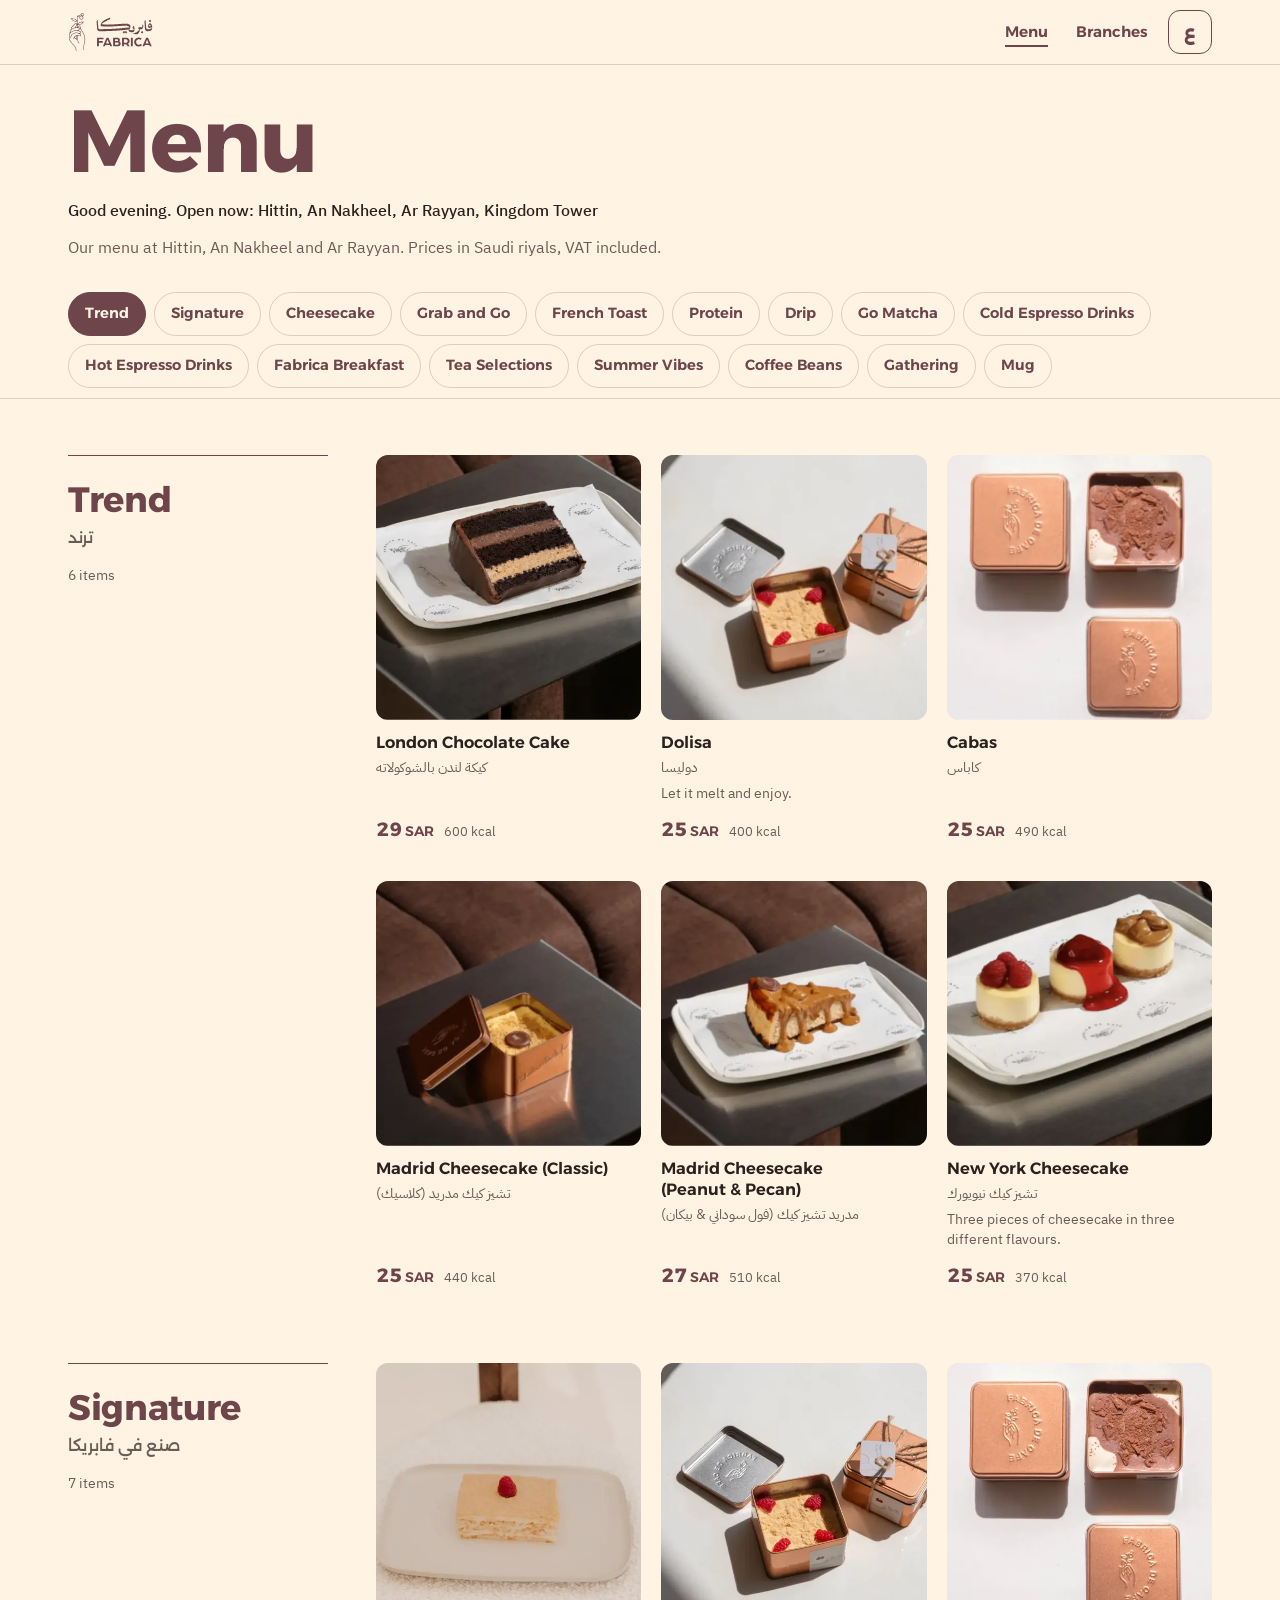
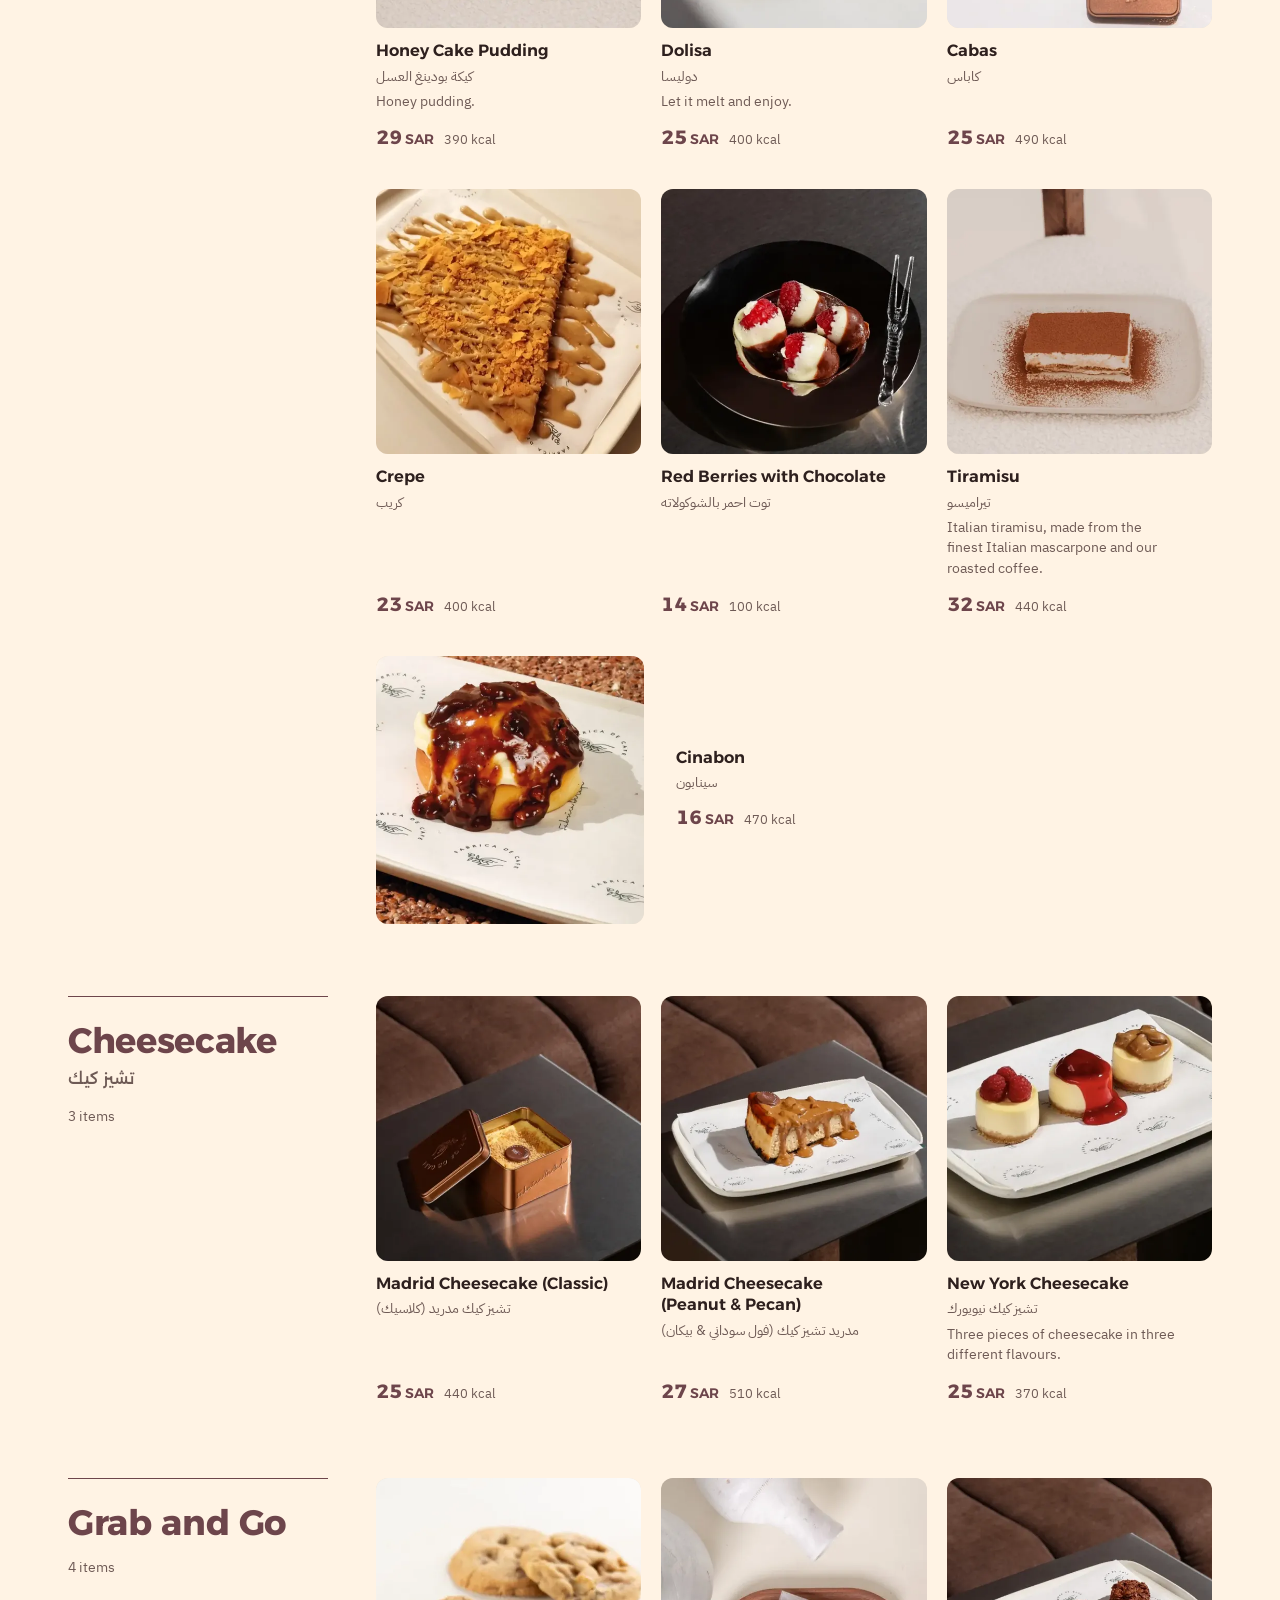
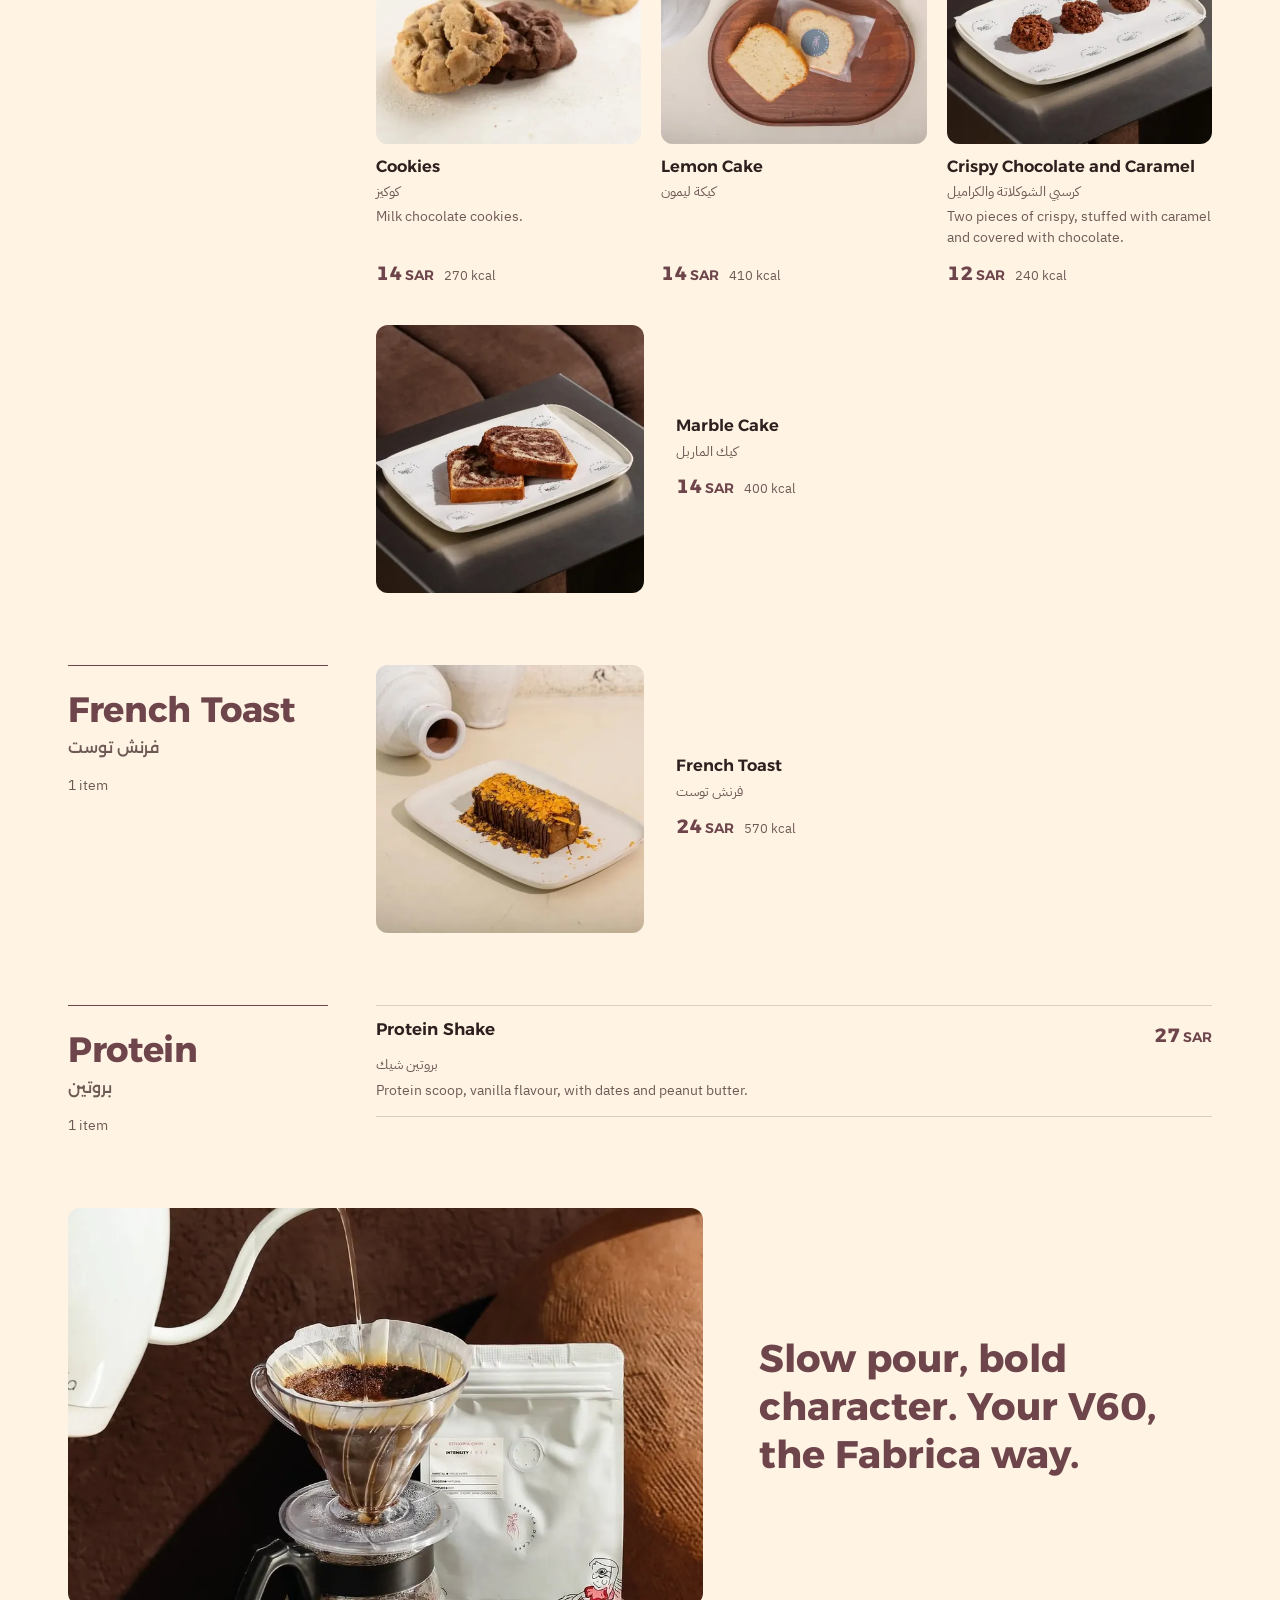
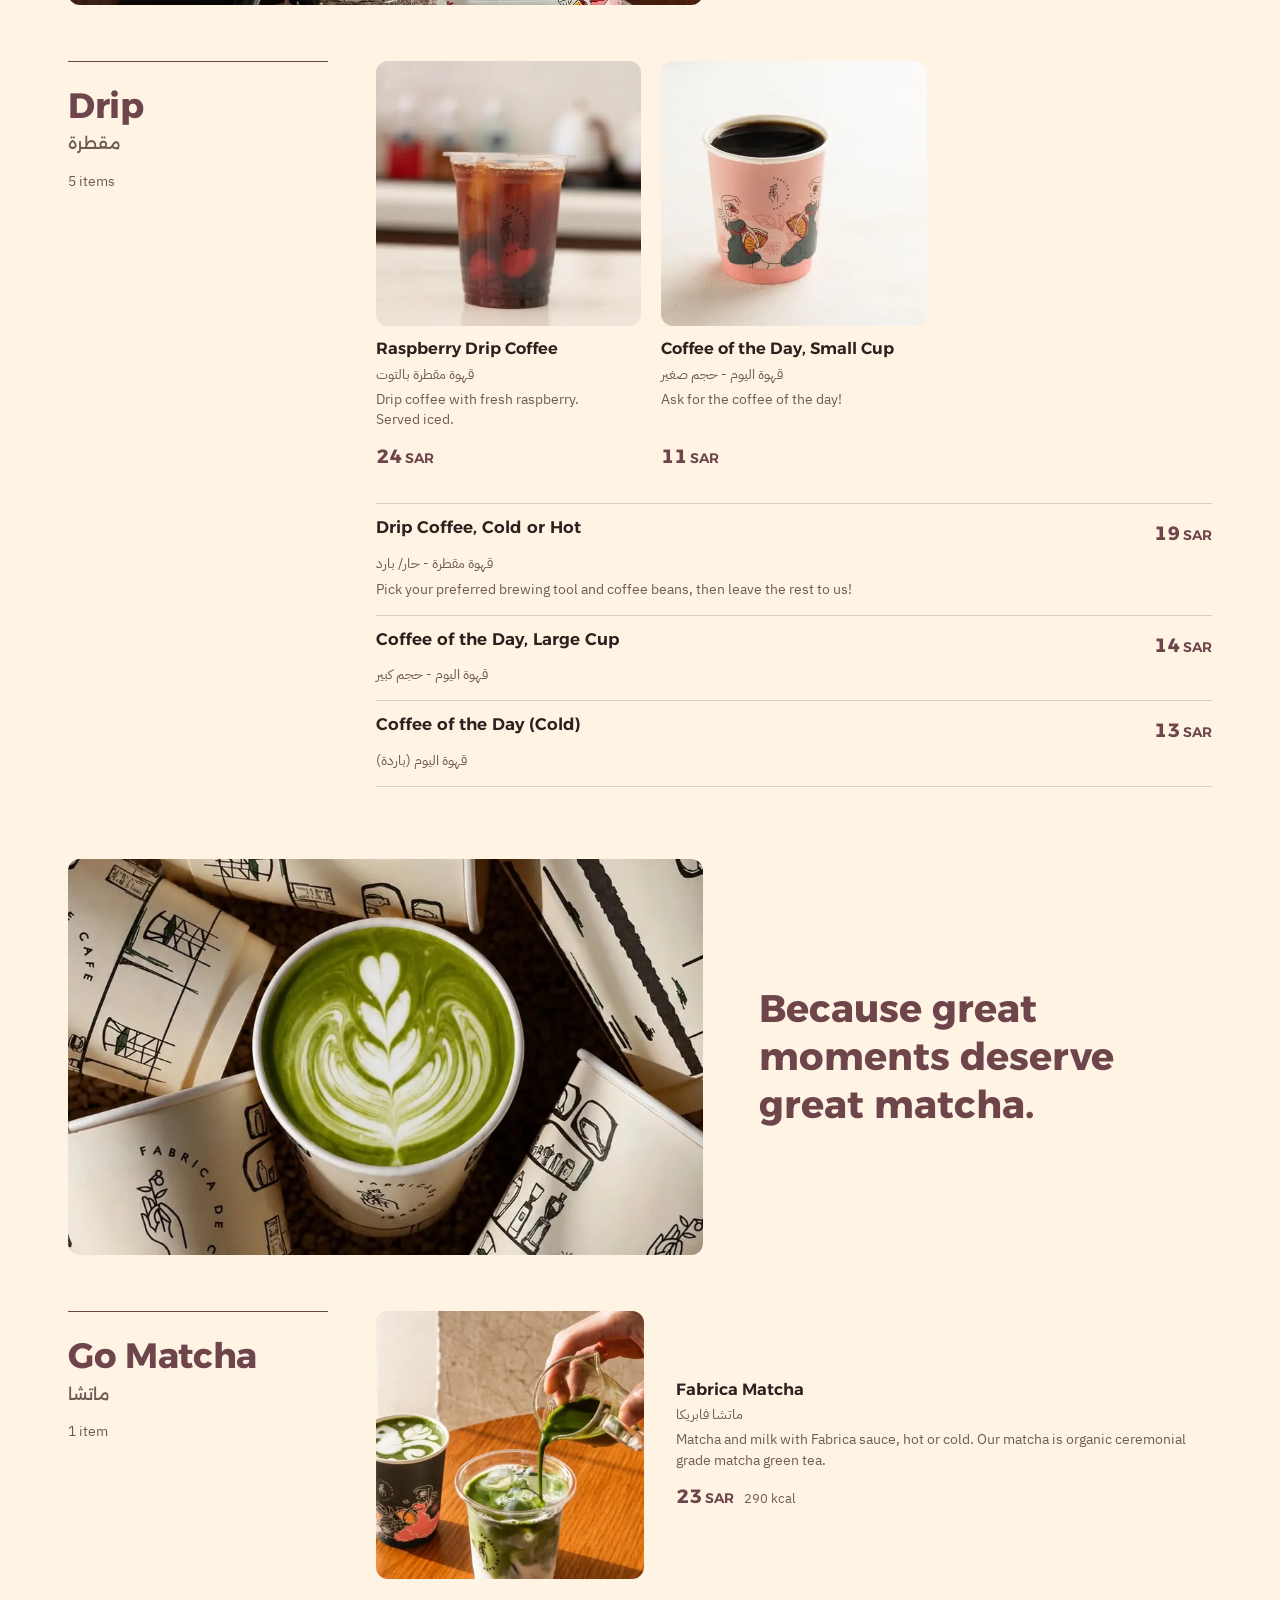
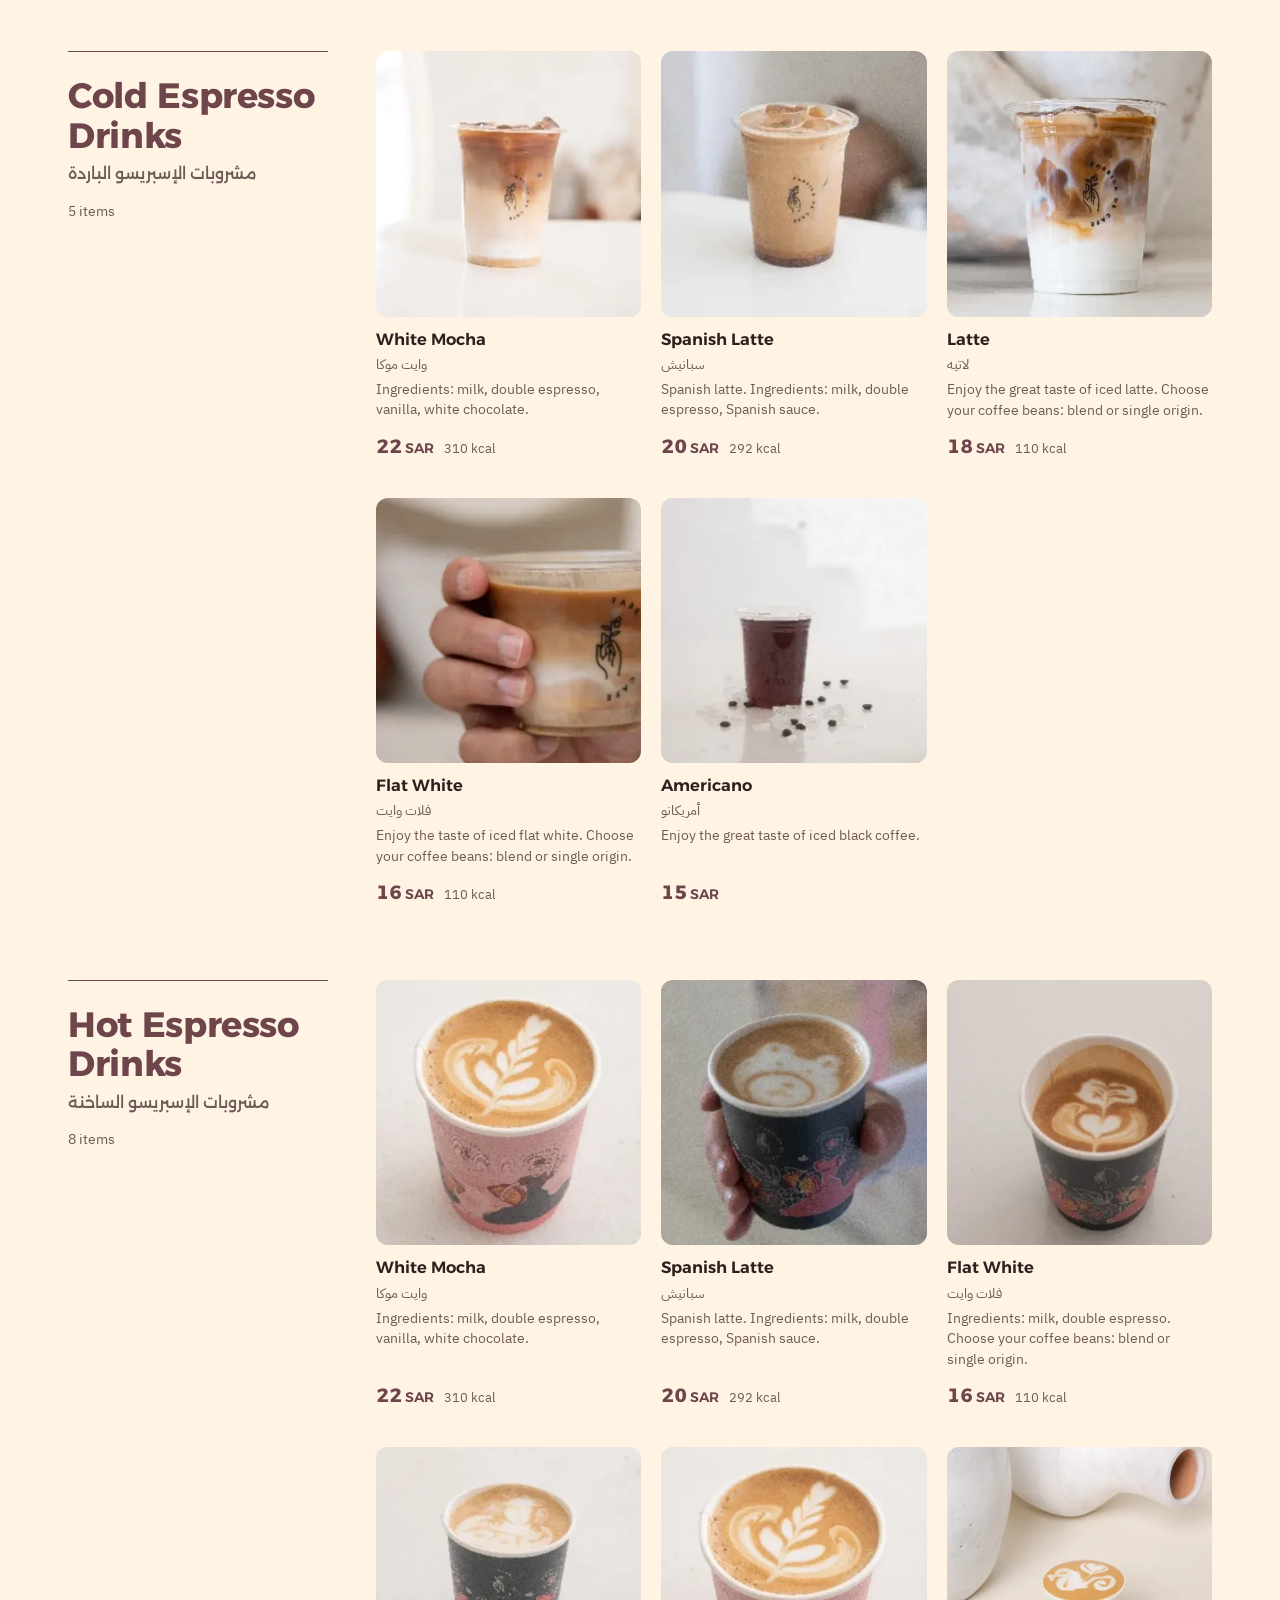
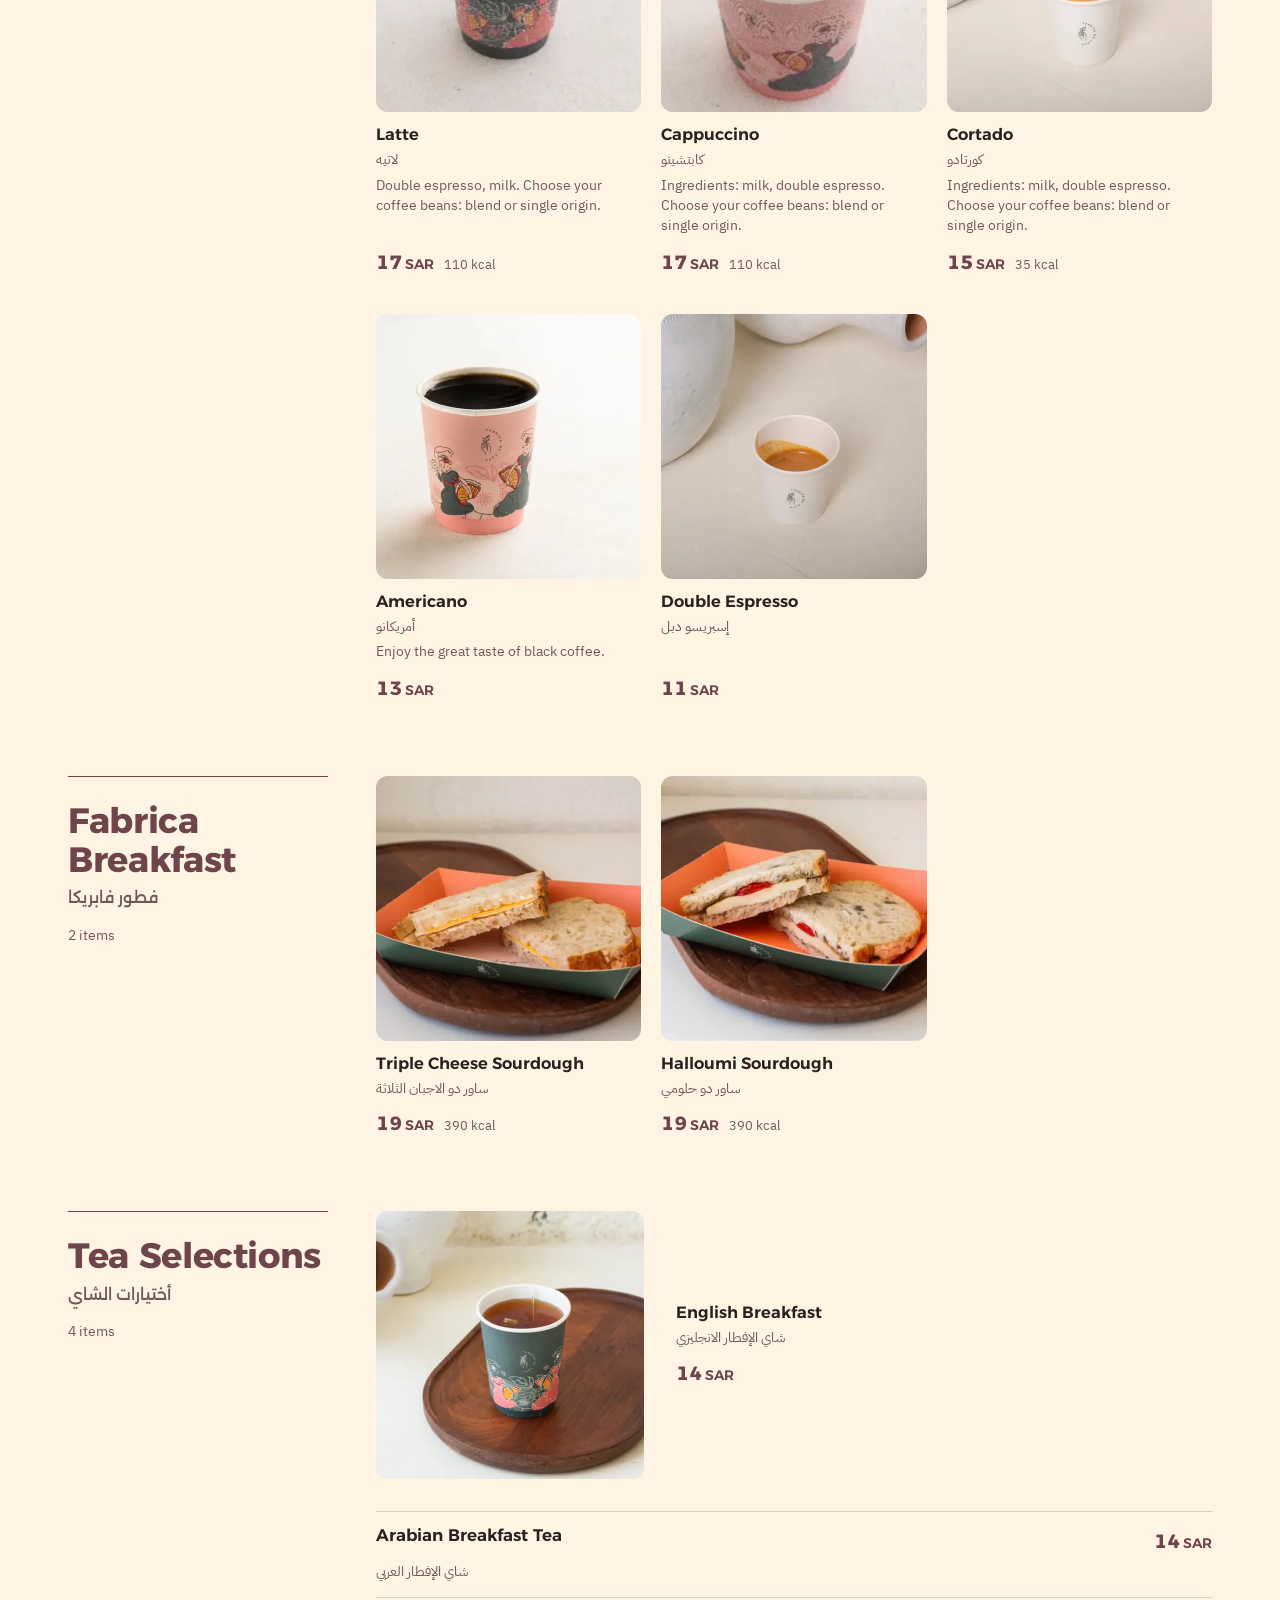
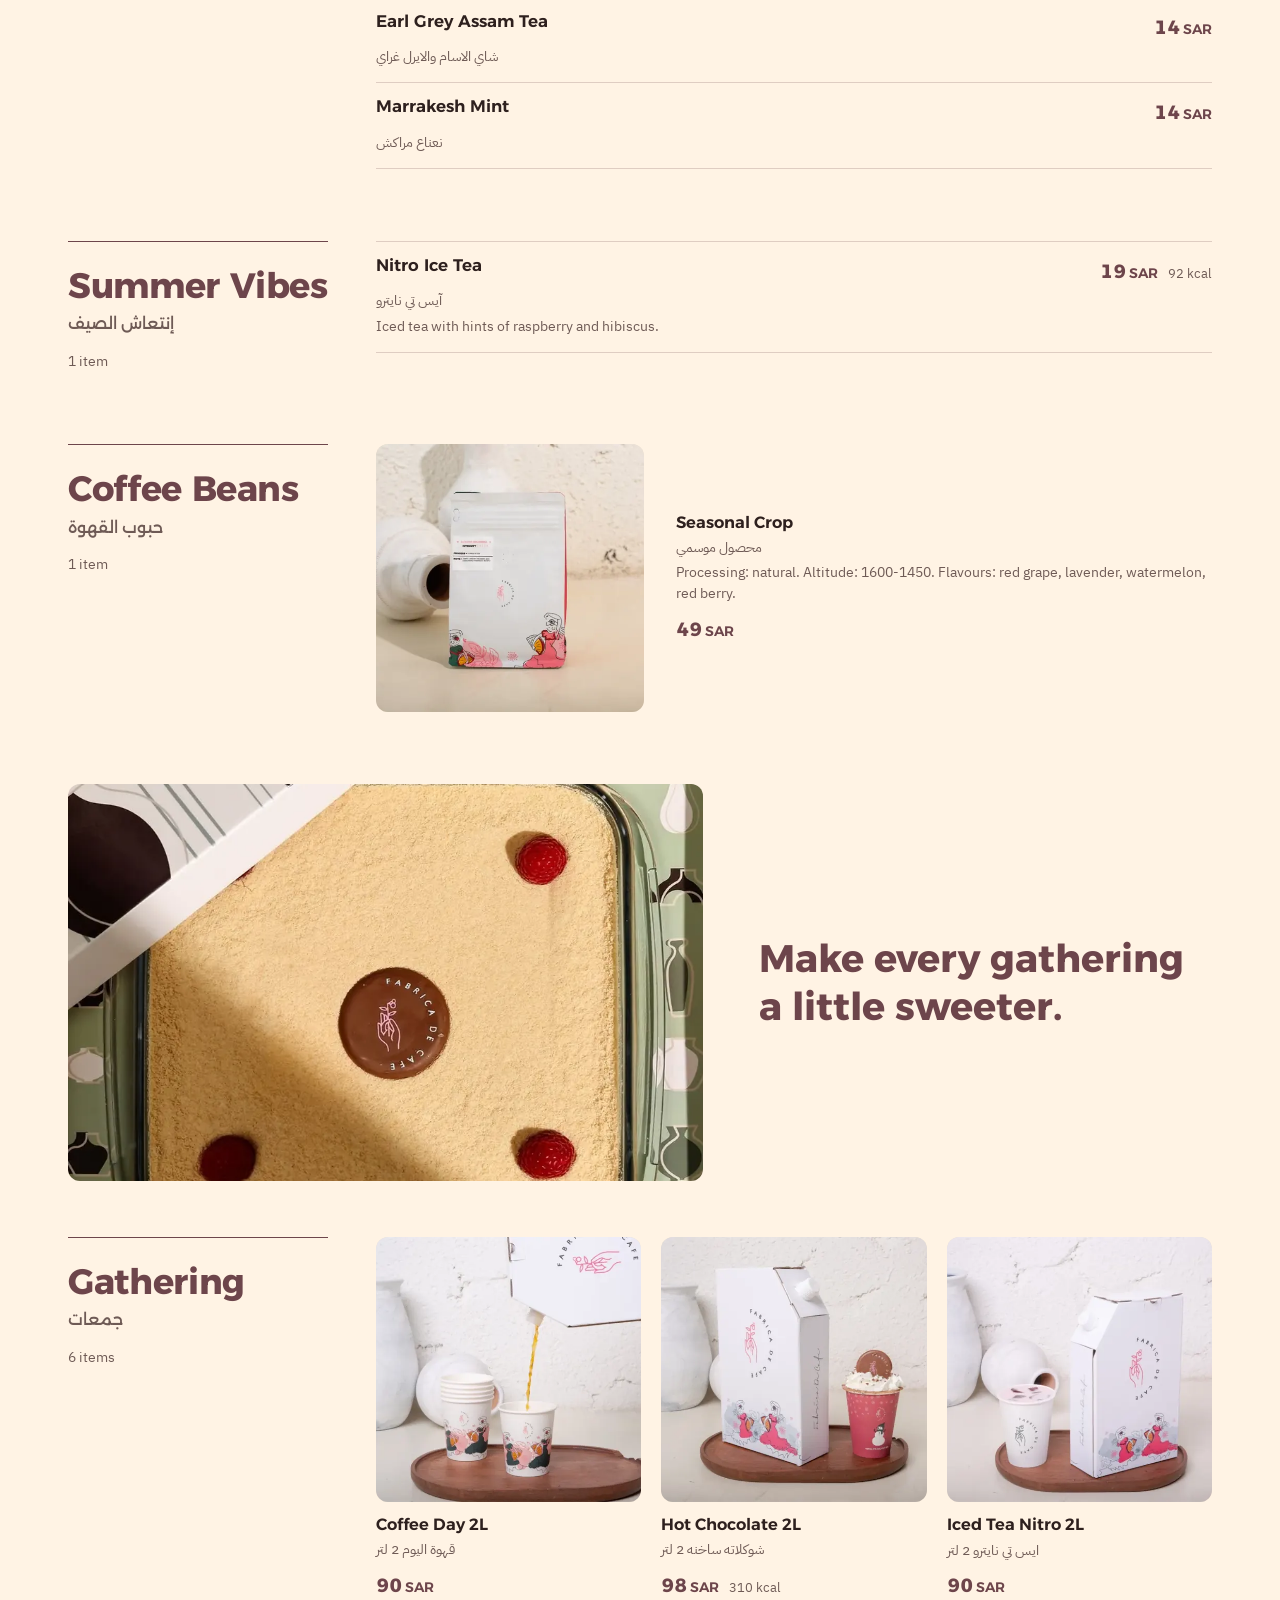
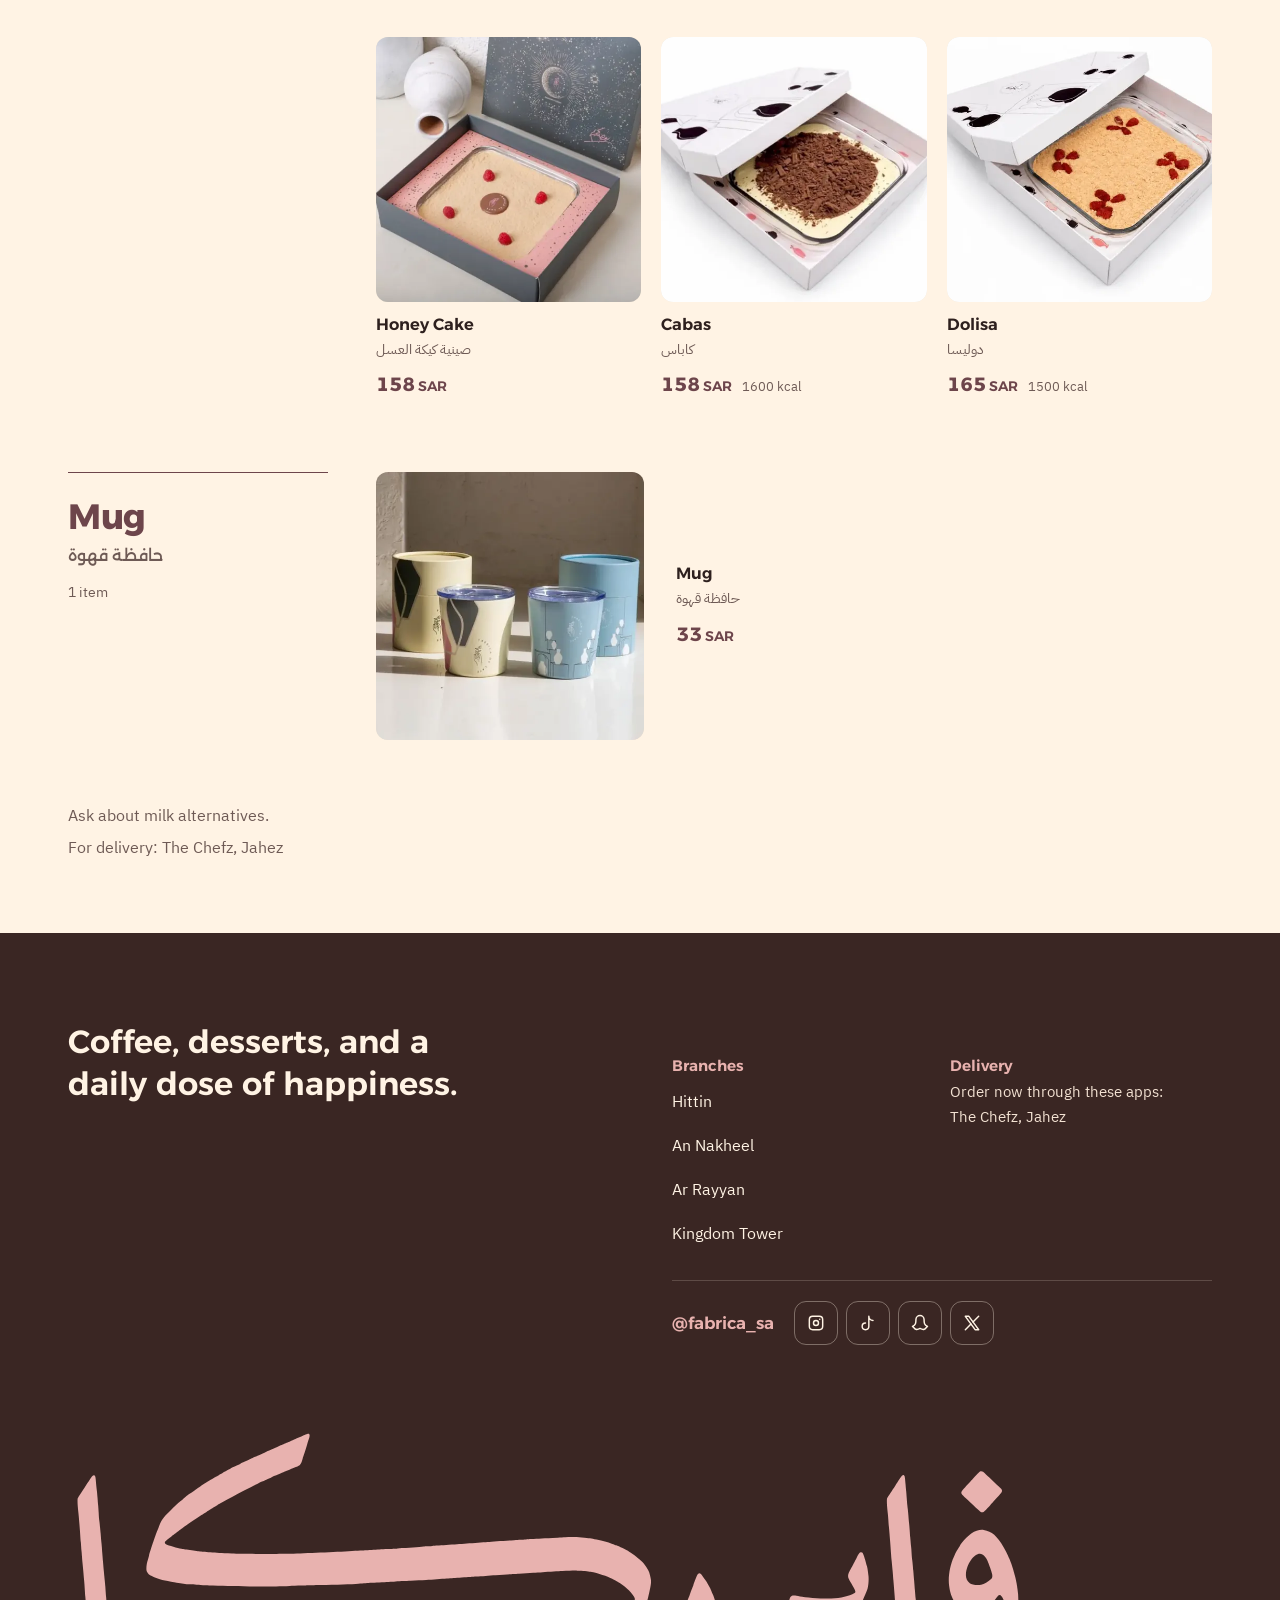
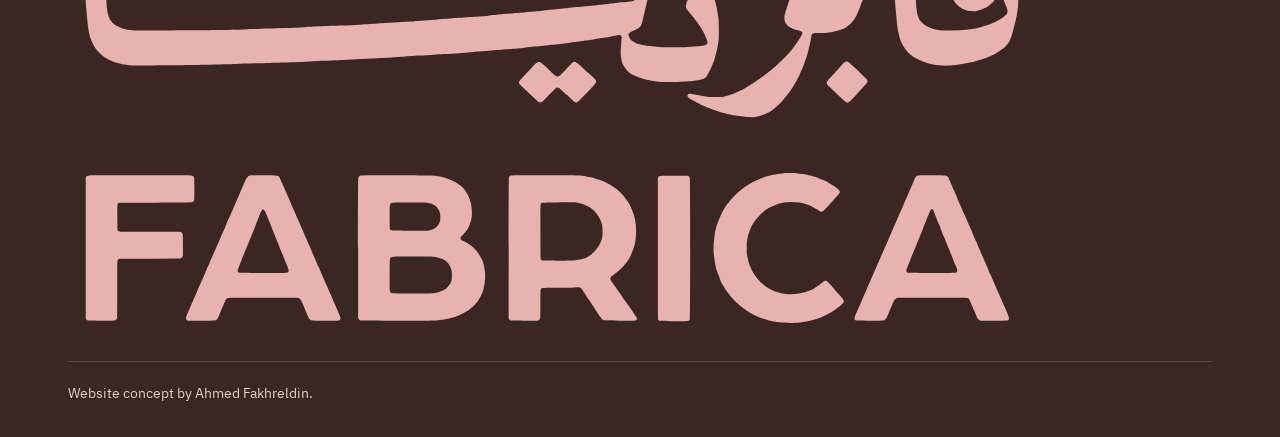
<file: menu.html>
<!doctype html>
<html lang="ar" dir="rtl">
<head>
<meta charset="utf-8">
<meta name="viewport" content="width=device-width,initial-scale=1,viewport-fit=cover">
<script>(function(){var d=document.documentElement,l;try{l=localStorage.getItem('fabrica-lang')}catch(e){}
if(l!=='ar'&&l!=='en'){var n=(navigator.languages&&navigator.languages[0])||navigator.language||'';l=/^ar/i.test(n)?'ar':'en'}
d.lang=l;d.dir=l==='ar'?'rtl':'ltr';d.classList.add('fw');var done=false;function go(){if(done)return;done=true;d.classList.remove('fw')}
setTimeout(go,1200);try{var f=["700 1em Alexandria","400 1em 'IBM Plex Sans Arabic'"];Promise.all(f.map(function(x){return document.fonts.load(x,'\u0641\u0627 Fa')})).then(go,go)}catch(e){go()}}())</script>
<style>html.fw body{opacity:0}body{transition:opacity .25s ease}</style>
<noscript><style>html.fw body{opacity:1}</style></noscript>
<link rel="preload" as="font" type="font/woff2" href="fonts/alex-arabic.woff2" crossorigin>
<link rel="preload" as="font" type="font/woff2" href="fonts/alex-latin.woff2" crossorigin>
<link rel="preload" as="font" type="font/woff2" href="fonts/plex-400-arabic.woff2" crossorigin>
<link rel="preload" as="font" type="font/woff2" href="fonts/plex-400-latin.woff2" crossorigin>
<title>القائمة | فابريكا دي كافيه</title>
<meta name="description" content="قائمة فابريكا كاملة بالأسعار: القهوة المختصة، الماتشا، الحلى، الفطور وصواني الجمعات.">
<meta name="theme-color" content="#FFF3E4">
<meta property="og:type" content="website">
<meta property="og:title" content="Menu | Fabrica de Café">
<meta property="og:description" content="The full Fabrica menu with prices: specialty coffee, matcha, desserts, breakfast and gathering trays.">
<meta property="og:image" content="https://ahmedfakhr1.github.io/fabrica-preview/img/og-card.jpg">
<meta property="og:image:width" content="1200">
<meta property="og:image:height" content="630">
<meta property="og:image:alt" content="Fabrica de Café, Riyadh">
<meta property="og:url" content="https://ahmedfakhr1.github.io/fabrica-preview/menu.html">
<meta property="og:site_name" content="Fabrica de Café">
<meta name="twitter:card" content="summary_large_image">
<link rel="icon" type="image/svg+xml" href="img/icon.svg">
<link rel="icon" type="image/png" sizes="32x32" href="img/favicon-32.png">
<link rel="apple-touch-icon" href="img/apple-touch-icon.png">
<link rel="stylesheet" href="fonts.css?v=ba910a2a">
<link rel="stylesheet" href="site.css?v=9d93eddb">
<script src="app.js?v=26868b8e" defer></script>
</head>
<body class="menu" data-title-ar="القائمة | فابريكا دي كافيه" data-title-en="Menu | Fabrica de Café" data-desc-ar="قائمة فابريكا كاملة بالأسعار: القهوة المختصة، الماتشا، الحلى، الفطور وصواني الجمعات." data-desc-en="The full Fabrica menu with prices: specialty coffee, matcha, desserts, breakfast and gathering trays.">
<a class="skip" href="#main"><span data-l="ar" lang="ar">انتقل إلى المحتوى</span><span data-l="en" lang="en">Skip to content</span></a>
<header class="hdr"><div class="wrap in">
<a class="brand" href="index.html" data-aria-ar="فابريكا، الصفحة الرئيسية" data-aria-en="Fabrica, home" aria-label="فابريكا، الصفحة الرئيسية"><svg class="hand" viewBox="0 0 110 243" aria-hidden="true" focusable="false"><path fill="currentColor" d="M48.50 237.22C47.91 236.92 47.80 236.46 47.71 233.89C47.66 232.58 47.51 230.73 47.38 229.79C47.24 228.84 47.08 227.50 47.01 226.81C46.66 223.43 45.57 218.98 44.63 217.12C44.44 216.75 43.92 215.73 43.48 214.87C43.05 214.00 42.37 212.88 41.99 212.37C41.60 211.86 41.00 210.96 40.65 210.37C39.77 208.88 35.57 204.22 31.61 200.31C29.86 198.59 28.30 196.99 28.13 196.75C27.97 196.51 27.43 195.89 26.95 195.37C26.46 194.86 25.73 194.02 25.31 193.51C24.90 193.00 24.02 192.02 23.36 191.32C22.71 190.63 21.85 189.64 21.46 189.12C21.07 188.61 20.37 187.73 19.90 187.17C19.44 186.61 18.84 185.77 18.57 185.31C18.30 184.85 17.86 184.30 17.59 184.08C17.02 183.63 15.60 181.51 14.62 179.65C14.24 178.94 13.61 177.97 13.22 177.51C12.21 176.31 9.62 171.52 9.12 169.94C9.04 169.66 8.78 169.03 8.54 168.53C8.30 168.03 8.00 167.10 7.87 166.47C7.74 165.83 7.44 164.54 7.19 163.59C6.83 162.16 6.75 161.64 6.75 160.59C6.75 159.89 6.69 158.82 6.61 158.21C6.41 156.52 6.67 150.99 7.06 148.65C7.23 147.64 7.43 146.17 7.49 145.38C7.72 142.58 7.89 141.16 8.26 138.94C8.77 135.81 9.08 133.48 9.25 131.50C9.40 129.62 9.75 127.36 10.19 125.36C10.35 124.63 10.63 123.09 10.81 121.92C10.99 120.76 11.28 119.19 11.46 118.44C11.63 117.68 11.93 116.28 12.13 115.33C12.49 113.56 12.65 113.16 13.68 111.44C14.79 109.59 15.18 109.07 16.20 108.06C17.89 106.40 18.08 105.84 18.25 102.06C18.31 100.62 18.45 98.96 18.56 98.38C18.80 97.17 19.83 94.63 20.47 93.69C21.97 91.48 24.74 87.86 25.49 87.12C25.80 86.81 26.51 86.03 27.06 85.39C27.61 84.75 28.43 83.88 28.87 83.45C31.19 81.24 33.63 78.82 40.75 71.64C44.53 67.82 45.67 66.82 47.06 66.09C47.71 65.75 49.30 65.74 50.10 66.06C50.93 66.40 52.30 67.95 52.90 69.24C53.34 70.17 54.65 72.00 54.89 72.00C55.01 72.00 55.07 71.80 55.33 70.44C55.52 69.49 55.56 68.61 55.56 64.94C55.56 59.89 55.52 59.66 54.39 58.50C53.56 57.63 53.10 57.53 51.19 57.80C49.35 58.05 46.03 58.06 44.38 57.82C41.36 57.38 39.48 56.98 38.42 56.57C37.80 56.33 36.82 56.02 36.23 55.87C35.18 55.61 35.00 55.52 33.51 54.56C30.45 52.58 28.23 50.90 26.69 49.40C24.33 47.09 23.07 45.79 22.35 44.94C22.00 44.52 21.06 43.50 20.26 42.65C18.41 40.69 18.03 39.91 18.63 39.28C19.44 38.40 24.71 38.16 31.57 38.68C36.00 39.02 41.26 40.62 44.19 42.52C44.67 42.84 45.32 43.24 45.63 43.41C46.74 44.04 50.23 47.11 51.25 48.36C51.63 48.83 52.25 49.60 52.64 50.07C54.10 51.87 54.90 52.19 55.34 51.14C55.52 50.74 55.54 49.22 55.57 38.09L55.60 25.50L55.87 24.94C56.25 24.17 56.86 23.68 57.80 23.39C58.24 23.25 59.02 22.96 59.52 22.75C62.27 21.56 65.80 20.13 66.56 19.87C67.04 19.72 67.92 19.38 68.50 19.12C69.08 18.87 69.96 18.53 70.44 18.38C70.92 18.22 71.54 17.98 71.81 17.84C72.09 17.70 73.31 17.21 74.54 16.74C77.65 15.56 78.02 15.27 78.69 13.39C79.55 11.01 80.03 10.20 81.34 8.94C82.62 7.71 84.10 6.76 85.17 6.49C85.48 6.41 86.54 6.37 87.70 6.40L89.70 6.44L91.15 7.15C93.26 8.17 94.53 9.34 95.58 11.20C96.09 12.10 96.41 12.82 96.51 13.31C96.68 14.21 96.58 16.66 96.31 17.84C95.81 20.01 94.00 22.25 91.71 23.54C89.50 24.78 89.39 25.57 91.11 27.85C91.66 28.59 92.65 30.75 92.95 31.86C93.05 32.25 93.17 33.18 93.20 33.94C93.27 35.27 93.26 35.36 92.76 37.06C91.91 39.93 91.12 41.29 89.46 42.74C88.18 43.86 87.16 44.45 85.44 45.08L83.81 45.68L81.69 45.68C79.39 45.68 78.85 45.58 77.07 44.88C75.89 44.41 73.88 43.20 73.56 42.78C73.42 42.59 72.96 42.06 72.54 41.59C72.11 41.13 71.73 40.62 71.68 40.47C71.63 40.31 71.29 39.51 70.91 38.69C69.98 36.64 69.83 35.89 69.94 33.62C70.07 30.64 69.70 30.22 66.01 29.25C64.99 28.98 63.94 28.68 63.68 28.57C62.87 28.23 60.80 27.75 60.16 27.75C59.24 27.75 58.77 28.20 58.58 29.25C58.44 30.04 58.47 70.90 58.61 71.36C58.80 71.96 59.10 72.25 59.55 72.25C59.99 72.25 60.75 71.50 62.81 69.06C64.07 67.57 65.77 65.98 66.88 65.28C67.25 65.03 67.82 64.63 68.12 64.37C68.43 64.12 68.99 63.76 69.35 63.57C69.72 63.39 70.37 63.02 70.82 62.75C72.64 61.63 77.36 60.05 80.53 59.49C83.49 58.97 92.88 58.84 93.97 59.30C95.18 59.82 95.38 61.16 94.37 62.06C94.22 62.20 93.84 62.65 93.52 63.06C93.21 63.48 92.36 64.43 91.63 65.19C90.90 65.94 90.11 66.79 89.88 67.06C89.09 68.02 86.30 70.82 84.91 72.07C80.98 75.60 76.74 77.56 70.31 78.84C68.62 79.17 68.42 79.19 64.50 79.19C59.93 79.20 59.76 79.23 59.18 80.11C58.53 81.10 58.52 81.20 58.54 86.83C58.56 92.59 58.59 92.77 59.34 92.95C60.01 93.12 60.45 92.32 60.81 90.27C61.06 88.84 61.03 88.91 62.97 85.97C64.55 83.57 68.01 81.62 70.11 81.94C72.67 82.32 73.99 84.01 74.57 87.62C74.68 88.35 74.97 89.47 75.20 90.12C75.43 90.78 75.87 92.30 76.17 93.50C76.48 94.70 76.85 96.00 77.00 96.38C77.15 96.75 77.44 97.54 77.65 98.12C78.08 99.37 79.45 102.13 80.13 103.14C80.39 103.52 80.75 104.19 80.93 104.63C81.11 105.07 81.47 105.76 81.73 106.18C83.47 108.93 84.87 111.26 85.42 112.32C85.67 112.80 86.11 113.47 86.39 113.82C86.68 114.16 87.09 114.83 87.32 115.31C87.75 116.25 89.09 118.57 89.55 119.19C89.71 119.39 90.19 120.25 90.61 121.09C91.04 121.93 91.69 123.03 92.07 123.54C92.44 124.05 92.93 124.92 93.17 125.46C93.40 126.01 93.77 126.72 93.99 127.05C94.21 127.37 94.64 128.13 94.94 128.74C95.24 129.35 95.68 130.15 95.91 130.52C96.14 130.89 96.42 131.41 96.53 131.69C96.79 132.35 98.02 134.95 98.63 136.14C98.94 136.74 99.27 137.67 99.50 138.62C99.71 139.45 100.10 140.65 100.37 141.29C101.32 143.52 102.19 147.43 103.13 153.69C103.20 154.17 103.35 155.04 103.45 155.62C103.67 156.83 103.94 159.49 104.13 162.19C104.41 166.05 104.08 175.80 103.63 177.37C103.56 177.61 103.36 179.13 103.18 180.75C102.83 183.96 102.46 186.13 101.82 188.82C101.58 189.78 101.27 191.22 101.12 192.01C100.98 192.79 100.70 193.80 100.50 194.25C100.30 194.70 100.03 195.54 99.88 196.12C99.73 196.71 99.37 197.95 99.06 198.88C98.76 199.80 98.31 201.49 98.06 202.62C97.81 203.76 97.44 205.18 97.23 205.79C96.84 206.93 96.54 208.66 96.19 211.69C96.08 212.65 95.79 214.51 95.55 215.81C95.17 217.85 95.08 218.69 94.93 221.74C94.48 230.79 94.48 230.80 94.08 231.41C93.43 232.39 92.44 232.43 91.97 231.50C91.44 230.44 91.86 219.31 92.56 215.70C92.73 214.82 92.96 213.39 93.06 212.52C93.59 208.09 94.56 203.71 96.06 199.00C96.36 198.07 96.69 196.71 96.80 195.97C96.94 195.06 97.12 194.35 97.38 193.78C97.60 193.32 97.88 192.35 98.02 191.62C98.16 190.90 98.48 189.44 98.75 188.38C99.34 185.99 99.71 184.11 99.89 182.52C99.96 181.86 100.10 180.97 100.19 180.56C101.23 176.03 101.61 164.79 100.88 159.62C99.52 149.87 99.23 148.06 98.75 146.56C98.62 146.15 98.31 144.97 98.06 143.94C97.81 142.91 97.39 141.53 97.13 140.88C96.87 140.22 96.54 139.32 96.40 138.88C95.81 136.99 93.49 132.14 91.38 128.38C90.66 127.10 89.82 125.58 89.51 124.99C89.19 124.40 88.61 123.41 88.20 122.80C87.01 120.99 85.12 117.79 84.36 116.29C83.97 115.52 83.40 114.56 83.09 114.16C82.77 113.76 82.37 113.05 82.18 112.58C81.99 112.11 81.61 111.44 81.34 111.09C80.69 110.28 79.77 108.78 79.21 107.65C78.97 107.16 78.60 106.52 78.40 106.22C78.21 105.93 77.81 105.21 77.52 104.62C76.80 103.14 75.84 101.88 75.44 101.88C75.08 101.88 74.91 102.15 74.42 103.53C73.04 107.39 70.85 109.41 66.44 110.88C64.59 111.49 64.12 111.82 64.12 112.53C64.12 113.00 64.51 113.44 65.22 113.80C65.68 114.03 69.45 115.48 70.88 115.96C73.90 117.00 76.67 118.35 77.38 119.12C78.73 120.59 78.94 121.65 78.32 124.04C77.70 126.51 77.06 127.46 75.10 128.84C73.23 130.15 73.21 130.60 74.95 131.55C76.10 132.19 77.07 132.95 77.40 133.48C78.02 134.47 77.71 137.14 76.80 138.64C75.38 140.99 75.85 142.24 78.68 143.62C80.12 144.33 81.55 145.52 81.68 146.11C81.85 146.85 81.34 147.59 80.58 147.71C80.03 147.80 77.41 146.55 76.42 145.72C76.09 145.44 75.56 145.11 75.26 144.98C74.96 144.85 74.44 144.55 74.12 144.31C72.70 143.27 71.52 143.27 68.36 144.30C67.11 144.71 64.19 145.01 61.93 144.97C60.44 144.94 60.13 144.97 59.77 145.16C58.91 145.63 58.95 145.11 58.98 157.12C59.00 170.16 59.05 171.11 59.67 172.73C59.92 173.37 60.43 174.42 60.80 175.05C61.18 175.69 61.74 176.74 62.06 177.38C62.38 178.03 62.80 178.82 63.01 179.14C63.21 179.45 63.52 180.07 63.70 180.51C63.88 180.94 64.19 181.54 64.39 181.84C64.60 182.14 64.90 182.68 65.06 183.05C65.22 183.41 65.60 184.10 65.91 184.57C66.22 185.05 66.59 185.69 66.75 186.00C66.90 186.31 67.33 187.04 67.70 187.62C68.75 189.30 68.86 190.40 68.06 191.20C67.29 191.97 66.41 191.40 65.43 189.47C65.04 188.70 64.55 187.82 64.35 187.53C64.15 187.23 63.87 186.73 63.73 186.42C63.59 186.10 63.18 185.39 62.81 184.83C62.16 183.82 59.00 177.87 59.00 177.64C59.00 177.57 58.74 177.13 58.42 176.66C57.72 175.64 57.14 174.43 56.62 172.89C56.11 171.35 56.01 169.66 55.93 161.31C55.79 145.59 55.80 145.80 55.54 145.35C55.10 144.59 54.33 144.78 53.89 145.76C53.71 146.15 53.69 147.09 53.71 154.32C53.73 158.78 53.70 163.62 53.66 165.06L53.59 167.69L53.17 168.11C52.55 168.72 51.58 168.65 50.61 167.92C50.24 167.64 49.01 166.87 47.88 166.19C42.79 163.16 41.61 162.09 40.45 159.48C39.82 158.04 38.96 157.48 38.07 157.91C37.74 158.07 37.52 158.37 37.00 159.40C36.28 160.80 33.94 164.45 33.57 164.75C32.87 165.32 31.63 164.74 31.63 163.85C31.62 163.37 32.43 161.39 32.90 160.72C33.36 160.06 35.17 156.54 36.15 154.38C37.09 152.31 37.37 151.56 37.99 149.42C38.33 148.25 38.91 147.41 39.62 147.04C39.93 146.89 41.51 146.11 43.12 145.32C44.74 144.53 46.71 143.48 47.50 143.00C51.25 140.70 52.42 140.38 54.62 141.06C56.66 141.68 59.09 141.90 63.25 141.85L66.94 141.80L68.06 141.40C68.68 141.18 69.63 140.88 70.17 140.73C71.31 140.42 72.15 139.85 73.40 138.52C74.77 137.07 74.99 135.40 73.90 134.67C73.34 134.29 71.49 133.64 70.38 133.42C68.07 132.97 65.54 132.08 61.75 130.38C61.17 130.12 60.35 129.84 59.94 129.75C58.88 129.54 57.15 129.06 55.69 128.56C51.48 127.14 49.22 127.07 46.25 128.24C45.60 128.50 44.53 128.87 43.88 129.05C43.22 129.23 41.93 129.74 41.00 130.18C37.42 131.87 36.28 132.35 35.38 132.57C34.86 132.69 34.01 132.98 33.48 133.21C32.95 133.44 32.48 133.62 32.42 133.62C32.37 133.62 31.28 134.14 30.01 134.78L27.69 135.93L26.25 137.37C24.86 138.77 24.78 138.87 23.89 140.62C23.38 141.62 22.78 142.75 22.55 143.13C22.33 143.51 21.97 144.27 21.76 144.82C21.55 145.36 21.18 146.12 20.95 146.50C20.72 146.88 20.01 148.28 19.39 149.62C18.76 150.97 18.00 152.54 17.70 153.12C17.40 153.71 17.00 154.58 16.80 155.06C16.61 155.54 16.31 156.19 16.12 156.50C15.93 156.81 15.68 157.37 15.56 157.75C15.15 159.01 14.36 159.51 13.50 159.06C12.71 158.65 12.54 157.63 13.08 156.50C13.25 156.12 13.57 155.34 13.77 154.76C13.98 154.19 14.29 153.48 14.47 153.20C14.65 152.92 15.32 151.56 15.96 150.19C16.59 148.81 17.35 147.25 17.63 146.72C17.91 146.19 18.27 145.40 18.43 144.97C19.12 143.15 21.86 137.86 22.42 137.25C22.59 137.08 23.06 136.46 23.47 135.88C23.88 135.29 24.36 134.69 24.52 134.55C24.95 134.16 27.12 132.82 27.62 132.63C27.87 132.54 28.82 132.11 29.75 131.68C33.21 130.08 34.21 129.65 35.12 129.38C35.64 129.23 36.68 128.80 37.44 128.43C38.19 128.07 39.18 127.67 39.62 127.55C40.07 127.43 40.75 127.20 41.12 127.03C45.77 124.97 47.16 124.56 49.90 124.41C51.67 124.32 52.75 124.50 55.19 125.31C59.40 126.71 64.67 127.88 66.83 127.88C69.98 127.87 73.03 126.93 74.21 125.59C74.77 124.95 75.40 123.59 75.47 122.89C75.58 121.73 74.80 120.77 73.16 120.08C72.60 119.85 71.84 119.47 71.49 119.26C71.07 119.00 70.45 118.77 69.72 118.62C69.10 118.49 68.13 118.18 67.58 117.93C67.02 117.68 65.92 117.24 65.12 116.94C64.33 116.64 63.29 116.24 62.81 116.03C62.33 115.83 61.52 115.54 61.00 115.38C60.49 115.23 59.73 114.93 59.32 114.72C58.90 114.51 57.86 114.16 57.00 113.94C56.14 113.71 54.79 113.30 54.00 113.02C51.24 112.04 47.36 111.76 44.88 112.37C42.83 112.86 39.82 114.05 36.97 115.49C35.47 116.24 33.96 116.95 33.59 117.07C33.23 117.18 32.63 117.45 32.25 117.66C31.88 117.86 31.07 118.22 30.47 118.44C29.86 118.67 29.01 119.08 28.59 119.35C28.16 119.63 27.28 120.08 26.62 120.35C25.97 120.63 24.91 121.11 24.28 121.43C23.65 121.74 23.08 122.00 23.02 122.00C22.96 122.00 22.56 122.23 22.12 122.51C21.69 122.79 20.87 123.24 20.30 123.51C18.79 124.23 16.88 126.14 15.76 128.06C15.31 128.82 14.45 130.19 13.84 131.12C12.42 133.27 12.53 133.05 12.04 134.94C11.27 137.90 10.63 141.81 10.62 143.52C10.62 143.96 10.54 144.93 10.44 145.69C9.36 153.77 9.15 160.25 9.88 162.56C10.01 162.97 10.21 163.77 10.31 164.33C10.54 165.56 10.96 166.80 11.48 167.84C11.70 168.27 12.04 169.03 12.24 169.53C12.88 171.13 14.00 173.33 14.45 173.85C14.68 174.13 15.05 174.71 15.27 175.14C15.66 175.92 16.97 177.97 17.39 178.44C17.51 178.57 17.84 179.14 18.12 179.69C18.62 180.67 19.11 181.37 20.65 183.29C21.08 183.83 21.49 184.36 21.55 184.48C21.61 184.59 21.90 184.94 22.19 185.26C22.48 185.57 22.88 186.08 23.07 186.38C23.55 187.15 25.77 189.78 26.70 190.69C27.12 191.10 27.89 191.94 28.41 192.56C28.92 193.18 30.09 194.45 31.01 195.38C31.92 196.30 32.98 197.43 33.36 197.88C33.74 198.32 34.71 199.33 35.50 200.12C39.48 204.08 42.69 207.82 44.19 210.25C44.68 211.04 45.31 211.99 45.59 212.36C45.87 212.73 46.20 213.35 46.32 213.74C46.44 214.12 46.81 214.97 47.14 215.62C47.66 216.67 48.08 217.84 49.14 221.31C49.57 222.69 49.61 222.95 49.82 224.97C49.92 226.02 50.09 227.28 50.19 227.77C50.68 230.08 50.74 235.45 50.30 236.31C49.87 237.13 49.10 237.52 48.50 237.22ZM50.53 162.86C50.93 162.32 50.95 147.05 50.56 146.38C49.99 145.42 48.83 145.55 46.50 146.82C45.64 147.29 44.36 147.97 43.65 148.32C41.83 149.23 41.12 149.99 40.80 151.34C40.51 152.55 40.57 153.46 40.98 154.19C41.57 155.23 41.71 155.51 42.37 156.88C43.56 159.37 45.50 161.34 48.31 162.90C49.16 163.38 50.16 163.36 50.53 162.86ZM15.54 123.26C16.03 122.93 16.63 122.44 16.88 122.19C17.57 121.45 18.79 120.64 19.89 120.18C20.44 119.95 21.07 119.63 21.29 119.46C21.88 119.01 22.35 118.80 23.25 118.57C23.70 118.46 24.44 118.14 24.89 117.87C25.35 117.59 26.13 117.20 26.64 117.00C27.15 116.81 27.93 116.45 28.38 116.21C28.82 115.97 29.56 115.63 30.02 115.46C30.47 115.29 31.15 114.95 31.52 114.70C31.89 114.46 33.05 113.89 34.11 113.43C35.17 112.98 36.63 112.31 37.36 111.95C38.09 111.58 39.08 111.16 39.56 111.00C40.04 110.84 41.02 110.50 41.74 110.23C45.04 108.98 47.61 108.80 52.53 109.45C54.21 109.67 58.81 109.63 60.72 109.36C63.04 109.05 66.33 107.96 68.10 106.92C71.26 105.07 72.69 100.95 70.65 99.59C69.62 98.91 67.59 98.41 65.19 98.25C61.89 98.03 60.34 97.87 59.25 97.63C58.67 97.50 57.68 97.36 57.06 97.33C56.44 97.29 55.53 97.18 55.03 97.07C53.07 96.65 46.17 96.45 44.26 96.76C43.82 96.83 42.69 97.20 41.76 97.58C40.83 97.96 39.67 98.42 39.19 98.59C38.71 98.76 38.00 99.06 37.61 99.26C37.23 99.45 36.46 99.76 35.89 99.94C35.33 100.12 34.70 100.41 34.49 100.59C34.28 100.77 33.00 101.47 31.65 102.16C30.30 102.84 28.79 103.64 28.31 103.93C27.83 104.22 26.68 104.87 25.75 105.38C24.82 105.88 23.49 106.60 22.78 106.99C21.26 107.82 18.82 109.69 17.65 110.93C16.48 112.18 15.87 113.32 15.21 115.56C13.82 120.23 13.43 122.81 14.00 123.53C14.36 123.99 14.49 123.97 15.54 123.26ZM23.36 103.08C25.37 101.88 31.69 98.72 32.91 98.30C33.38 98.14 34.05 97.80 34.39 97.55C34.74 97.30 35.59 96.88 36.29 96.63C39.24 95.55 40.53 94.61 41.81 92.62C42.16 92.07 44.38 89.48 44.80 89.13C45.92 88.21 49.24 83.49 49.74 82.12C49.91 81.68 50.26 80.73 50.52 80.02C52.02 76.01 51.73 72.43 49.68 69.92C48.76 68.79 48.10 68.89 46.38 70.40C45.06 71.57 41.87 74.79 40.86 75.98C40.49 76.41 39.78 77.07 39.29 77.45C38.79 77.82 36.75 79.74 34.74 81.72C31.43 84.99 30.32 86.17 27.88 89.10C27.43 89.63 26.70 90.43 26.27 90.88C25.83 91.32 25.15 92.17 24.75 92.75C21.58 97.44 21.79 97.04 21.38 99.43C21.09 101.12 21.08 101.38 21.26 102.23C21.53 103.52 22.19 103.78 23.36 103.08ZM73.05 96.22C73.41 95.78 73.25 94.65 72.45 92.07C72.07 90.84 71.70 89.37 71.62 88.82C71.23 85.81 70.88 85.25 69.35 85.25C68.19 85.25 67.45 85.61 66.42 86.65C64.64 88.47 63.71 90.26 63.30 92.64C62.94 94.76 63.33 95.06 67.20 95.63C68.64 95.84 70.32 96.15 70.94 96.32C72.19 96.66 72.70 96.63 73.05 96.22ZM54.06 93.70C54.88 93.50 55.50 92.98 55.51 92.47C55.59 87.95 55.52 79.85 55.40 79.01C55.18 77.43 54.89 77.38 54.40 78.81C54.29 79.16 53.94 79.92 53.64 80.50C53.34 81.08 52.93 82.04 52.73 82.62C52.12 84.37 51.16 86.00 49.50 88.12C49.04 88.71 48.48 89.47 48.24 89.81C48.01 90.16 47.50 90.79 47.10 91.22C46.09 92.30 46.10 92.96 47.12 93.58C47.23 93.64 48.52 93.72 50.00 93.76C51.48 93.79 52.83 93.84 53.00 93.85C53.17 93.86 53.65 93.79 54.06 93.70ZM69.00 76.06C70.45 75.82 74.70 74.70 75.66 74.30C76.62 73.90 78.09 73.11 79.00 72.50C79.38 72.24 80.06 71.81 80.53 71.53C81.99 70.64 83.50 69.38 85.73 67.19C88.60 64.37 89.25 63.45 88.88 62.75C88.58 62.20 88.16 62.12 85.47 62.10C83.08 62.08 82.83 62.11 80.94 62.48C77.98 63.08 75.84 63.70 74.60 64.32C74.01 64.62 73.06 65.04 72.50 65.26C71.38 65.69 70.08 66.51 68.96 67.49C68.56 67.84 67.91 68.34 67.52 68.61C66.34 69.41 64.33 71.73 62.72 74.16C62.04 75.19 62.28 75.80 63.53 76.19C64.19 76.40 67.40 76.32 69.00 76.06ZM49.60 55.01C51.02 54.80 51.68 53.96 51.18 52.98C50.05 50.75 45.16 46.33 42.44 45.06C41.96 44.84 41.23 44.45 40.81 44.20C40.40 43.95 39.67 43.63 39.19 43.49C38.71 43.35 37.78 43.05 37.12 42.81C35.06 42.07 33.63 41.75 31.85 41.62C30.94 41.56 29.68 41.42 29.06 41.30C26.61 40.86 24.64 41.38 24.63 42.47C24.63 42.64 24.85 43.01 25.17 43.35C25.46 43.67 26.02 44.33 26.41 44.81C27.17 45.77 30.70 49.12 31.38 49.53C31.62 49.68 32.43 50.20 33.19 50.70C36.05 52.57 39.35 53.95 42.47 54.56C45.03 55.07 47.92 55.25 49.60 55.01ZM82.89 42.89C84.72 42.42 87.04 41.13 87.98 40.06C88.50 39.48 89.83 36.83 90.06 35.91C90.86 32.84 88.99 28.72 85.95 26.89C82.89 25.05 79.37 25.24 76.26 27.43C74.96 28.34 74.71 28.63 74.03 29.87C73.08 31.60 72.84 32.61 72.91 34.59L72.96 36.24L73.88 38.12C74.90 40.21 74.98 40.30 76.56 41.28C78.03 42.18 78.28 42.30 79.59 42.75C80.88 43.19 81.60 43.22 82.89 42.89ZM71.83 27.18C72.22 26.99 72.98 26.42 73.61 25.83C74.91 24.62 76.65 23.61 77.94 23.31C79.67 22.91 80.08 22.58 80.04 21.61C80.01 20.92 79.55 19.89 79.03 19.34C78.34 18.61 77.22 18.63 75.72 19.39C75.29 19.61 74.60 19.91 74.19 20.07C73.78 20.23 72.96 20.58 72.38 20.85C71.79 21.13 70.89 21.48 70.38 21.63C69.86 21.78 69.06 22.09 68.61 22.32C68.15 22.55 67.17 22.95 66.43 23.20C64.85 23.75 64.25 24.23 64.25 24.93C64.25 25.63 64.74 25.96 66.25 26.31C67.72 26.65 68.38 26.84 69.19 27.18C70.18 27.59 70.95 27.59 71.83 27.18ZM89.92 21.24C91.71 20.54 93.38 18.24 93.62 16.13C93.95 13.27 92.47 10.90 89.56 9.62C87.93 8.90 85.18 9.40 83.65 10.69C83.09 11.15 81.64 13.27 81.41 13.96C81.19 14.61 81.25 16.49 81.51 17.25C81.70 17.78 82.79 19.55 83.24 20.04C84.44 21.37 87.96 22.00 89.92 21.24Z"/></svg><svg class="wordmark wm" viewBox="0 0 653 345" aria-hidden="true" focusable="false"><path transform="translate(0.0,0)" d="M462.44 198.62C459.90 198.50 456.59 198.13 452.44 197.50C449.45 197.04 441.10 194.74 438.94 193.77C438.39 193.53 437.23 193.07 436.38 192.74C434.53 192.05 431.12 190.64 430.94 190.50C430.87 190.44 429.88 189.93 428.75 189.35C427.62 188.78 426.07 187.94 425.31 187.48C424.56 187.03 423.66 186.50 423.32 186.31C421.53 185.30 420.85 184.08 421.60 183.24C422.10 182.68 422.66 182.66 425.12 183.12C428.31 183.72 433.54 184.63 435.00 184.84C436.87 185.11 444.02 185.10 445.90 184.82C447.54 184.57 451.44 183.36 453.32 182.52C458.05 180.39 459.70 179.59 460.81 178.88C461.50 178.44 462.47 177.85 462.97 177.57C464.16 176.91 466.97 175.12 467.71 174.55C468.03 174.31 468.55 173.98 468.86 173.81C469.84 173.31 475.29 169.10 481.01 164.42C483.87 162.08 490.23 155.57 492.72 152.44C494.70 149.94 497.79 145.33 498.78 143.40C500.06 140.89 499.84 140.54 496.37 139.65C492.13 138.56 489.08 136.67 488.01 134.46C486.83 132.05 487.01 130.16 488.91 124.50C489.16 123.78 489.70 122.09 490.12 120.75C491.13 117.54 491.22 117.31 491.59 116.87C492.51 115.77 493.78 115.72 497.94 116.58C500.90 117.19 511.37 117.99 516.56 118.00C523.68 118.01 529.12 117.09 533.50 115.14C535.98 114.03 536.06 113.79 534.75 111.22C534.24 110.24 533.35 108.62 532.77 107.62C529.90 102.76 529.90 102.74 532.68 97.50C533.21 96.51 533.69 95.64 533.75 95.57C533.86 95.42 535.00 93.25 536.55 90.18C537.76 87.80 538.17 87.17 538.75 86.77C539.30 86.40 540.02 86.46 540.47 86.91C540.84 87.29 542.09 90.87 542.63 93.12C542.84 93.98 543.14 95.11 543.31 95.62C543.81 97.14 544.08 98.80 544.52 102.88C544.75 105.12 544.48 109.03 543.94 111.12C543.63 112.32 541.17 118.25 540.20 120.12C539.97 120.57 539.65 121.33 539.50 121.81C539.34 122.29 539.02 123.16 538.78 123.74C538.54 124.33 538.21 125.21 538.05 125.71C537.89 126.22 537.53 127.06 537.27 127.59C537.00 128.13 536.63 128.92 536.45 129.35C535.87 130.72 533.77 133.68 532.47 134.95C529.82 137.56 527.70 138.75 523.94 139.74C518.42 141.20 516.92 141.40 511.31 141.43C506.00 141.47 506.05 141.44 505.51 144.32C505.37 145.07 505.20 146.17 505.12 146.75C505.05 147.33 504.74 148.82 504.44 150.06C504.13 151.30 503.65 153.27 503.37 154.44C503.06 155.70 502.51 157.48 502.00 158.83C501.53 160.07 500.96 161.70 500.75 162.45C500.53 163.20 499.97 164.63 499.50 165.62C499.03 166.62 498.36 168.14 498.00 169.00C497.36 170.54 496.59 172.07 494.79 175.36C493.59 177.56 490.48 182.19 489.45 183.34C489.01 183.84 488.08 184.99 487.40 185.90C485.40 188.56 480.96 192.75 478.22 194.55C476.21 195.87 473.26 197.14 470.53 197.86C466.99 198.80 466.80 198.82 462.44 198.62ZM529.32 188.56C528.55 188.04 527.39 187.03 525.62 185.36C524.70 184.48 522.33 182.25 520.36 180.39C516.41 176.66 516.31 176.55 516.12 175.86C515.85 174.84 516.36 174.07 519.45 170.85C520.23 170.04 521.27 168.89 521.77 168.28C522.27 167.68 523.44 166.40 524.37 165.44C525.31 164.47 526.42 163.26 526.84 162.74C528.27 160.97 529.45 160.45 530.55 161.10C531.28 161.53 535.43 165.31 538.69 168.50C540.34 170.11 542.12 171.85 542.65 172.35C544.59 174.18 544.52 174.40 540.38 178.92C539.38 180.02 537.85 181.70 536.99 182.67C534.89 185.02 531.67 188.29 531.12 188.61C530.53 188.97 529.89 188.95 529.32 188.56ZM320.56 188.58C319.99 188.32 319.00 187.49 317.66 186.15C316.99 185.49 315.25 183.87 313.80 182.56C309.49 178.68 307.46 176.76 307.09 176.22C306.72 175.66 306.63 174.79 306.91 174.29C307.15 173.87 308.80 172.05 311.43 169.31C312.75 167.94 314.40 166.19 315.09 165.44C318.69 161.52 319.04 161.25 320.40 161.25C321.50 161.25 322.36 161.93 328.34 167.60C331.37 170.46 332.10 171.00 332.99 171.00C333.99 171.00 334.46 170.65 337.02 167.96C343.70 160.96 343.66 161.00 344.54 161.00C345.13 161.00 346.35 161.76 347.60 162.91C348.29 163.54 349.68 164.82 350.70 165.75C351.72 166.68 353.01 167.86 353.56 168.38C354.11 168.90 355.32 169.99 356.25 170.81C360.11 174.18 360.14 174.57 356.94 177.88C355.98 178.88 354.47 180.48 353.60 181.45C351.36 183.92 346.90 188.28 346.36 188.54C345.23 189.06 344.75 188.80 342.12 186.20C340.92 185.01 339.64 183.81 339.28 183.53C338.91 183.25 337.67 182.13 336.53 181.05C333.91 178.59 333.21 178.25 332.03 178.87C331.56 179.10 328.64 182.02 325.02 185.85C322.42 188.60 321.64 189.08 320.56 188.58ZM403.75 174.74C398.59 174.37 394.88 173.79 392.25 172.94C391.53 172.70 390.58 172.42 390.13 172.31C389.07 172.04 386.21 170.92 384.87 170.25C381.91 168.76 379.93 166.94 378.28 164.19C376.91 161.89 376.78 161.53 376.31 158.69C375.76 155.41 375.77 154.84 376.59 144.85C376.70 143.50 376.33 142.95 375.22 142.80C374.69 142.73 372.85 143.07 368.75 143.99C367.82 144.19 366.30 144.46 365.38 144.57C364.45 144.68 362.45 145.01 360.94 145.31C359.43 145.61 357.85 145.89 357.44 145.94C357.02 145.98 355.98 146.13 355.12 146.25C354.27 146.38 352.93 146.55 352.15 146.62C351.37 146.70 350.20 146.87 349.55 147.00C347.75 147.37 346.98 147.48 344.98 147.62C343.97 147.70 342.73 147.84 342.23 147.93C341.72 148.03 340.61 148.20 339.75 148.31C338.89 148.42 337.71 148.59 337.12 148.69C335.74 148.92 334.36 149.07 331.38 149.31C330.03 149.42 327.87 149.64 326.56 149.81C325.26 149.98 323.65 150.15 323.00 150.19C322.35 150.24 321.25 150.35 320.56 150.44C319.88 150.53 318.41 150.67 317.31 150.75C315.53 150.88 314.43 151.01 309.31 151.69C308.56 151.79 306.19 151.98 304.06 152.12C301.93 152.26 298.47 152.52 296.38 152.69C294.28 152.86 291.55 153.09 290.31 153.19C289.07 153.29 287.47 153.42 286.75 153.49C286.03 153.56 284.48 153.68 283.31 153.75C279.48 153.98 277.32 154.18 271.94 154.82C271.11 154.91 268.38 155.11 265.88 155.25C263.37 155.38 261.14 155.53 260.94 155.56C260.73 155.59 258.43 155.71 255.81 155.81C253.20 155.92 250.11 156.09 248.94 156.20C246.38 156.42 244.07 156.56 238.94 156.82C234.72 157.02 229.77 157.35 229.64 157.43C229.59 157.46 228.54 157.54 227.31 157.61C226.07 157.69 223.97 157.83 222.62 157.93C219.52 158.16 216.75 158.32 210.12 158.62C204.55 158.88 199.06 159.17 196.00 159.38C195.00 159.44 193.48 159.53 192.62 159.56C191.77 159.60 189.35 159.71 187.25 159.81C185.15 159.91 181.81 160.06 179.81 160.13C177.82 160.20 174.81 160.34 173.12 160.43C171.44 160.53 168.71 160.67 167.06 160.75C165.41 160.82 163.08 160.94 161.88 161.00C159.44 161.13 155.23 161.28 146.00 161.56C142.60 161.67 138.32 161.81 136.50 161.87C134.68 161.94 131.44 162.02 129.31 162.06C125.66 162.13 123.35 162.20 114.31 162.50C110.97 162.61 101.78 162.85 93.12 163.06C91.44 163.11 86.49 163.23 82.12 163.33C77.61 163.45 67.48 163.55 58.62 163.59L43.06 163.64L40.56 163.32C37.81 162.96 36.54 162.69 33.19 161.76C30.27 160.94 25.88 158.81 23.96 157.27C19.89 154.02 17.96 151.46 15.87 146.56C14.63 143.64 13.81 139.74 13.31 134.47C13.22 133.42 13.05 131.85 12.95 130.98C12.84 130.11 12.70 128.51 12.62 127.42C12.55 126.33 12.41 124.54 12.31 123.44C12.21 122.34 12.07 120.54 12.00 119.44C11.92 118.35 11.81 117.05 11.74 116.57C11.67 116.08 11.56 114.70 11.50 113.50C11.29 109.63 11.14 107.59 10.88 104.98C10.75 103.58 10.58 101.68 10.51 100.75C10.35 98.62 10.06 95.57 9.81 93.33C9.71 92.38 9.57 90.65 9.50 89.49C9.43 88.33 9.30 86.72 9.20 85.91C9.10 85.10 8.98 83.68 8.94 82.75C8.89 81.82 8.78 80.36 8.68 79.50C8.51 78.01 8.41 76.57 8.12 71.88C8.05 70.74 7.88 68.69 7.75 67.31C7.62 65.94 7.48 64.28 7.44 63.62C7.39 62.97 7.25 61.42 7.12 60.19C6.48 54.26 6.32 50.99 6.61 49.91C6.70 49.61 7.76 47.89 9.20 45.73C10.55 43.71 11.94 41.58 12.29 41.00C12.64 40.42 13.18 39.60 13.50 39.19C13.81 38.77 14.23 38.16 14.43 37.81C16.17 34.84 17.46 33.71 18.20 34.52C18.60 34.96 18.74 35.53 18.88 37.25C19.18 40.87 19.41 43.16 19.63 44.75C19.75 45.68 19.95 47.76 20.06 49.38C20.17 50.99 20.37 53.39 20.51 54.70C20.64 56.01 20.80 58.29 20.87 59.76C21.01 62.79 21.05 63.21 21.38 65.81C21.51 66.84 21.70 68.62 21.81 69.75C21.92 70.88 22.09 72.63 22.19 73.62C22.28 74.62 22.39 76.00 22.43 76.69C22.47 77.38 22.61 78.89 22.74 80.06C22.87 81.23 23.01 82.81 23.06 83.56C23.10 84.32 23.21 85.87 23.31 87.00C23.41 88.13 23.64 90.86 23.81 93.06C23.99 95.26 24.24 98.16 24.38 99.50C24.51 100.84 24.65 102.36 24.70 102.88C24.74 103.39 24.88 104.74 25.01 105.88C25.14 107.01 25.30 108.81 25.38 109.88C25.45 110.94 25.56 112.60 25.63 113.56C25.69 114.53 25.83 116.18 25.93 117.25C26.03 118.32 26.14 120.02 26.18 121.03C26.36 125.35 27.05 129.07 28.11 131.41C30.15 135.91 35.64 138.81 43.69 139.64C46.12 139.89 65.26 139.92 79.62 139.70C86.81 139.59 97.78 139.44 104.00 139.37C110.26 139.30 117.38 139.16 119.94 139.04C122.48 138.93 125.52 138.83 126.69 138.81C127.86 138.79 130.16 138.72 131.81 138.64C135.48 138.47 140.59 138.30 147.12 138.12C151.84 138.00 156.67 137.77 160.88 137.49C163.74 137.30 166.85 137.16 172.50 136.95C175.28 136.84 178.55 136.70 179.75 136.63C180.95 136.56 184.07 136.45 186.69 136.37C191.74 136.23 194.19 136.11 197.81 135.81C200.46 135.59 206.30 135.21 211.12 134.94C214.17 134.77 217.56 134.56 224.12 134.13C225.19 134.06 227.64 133.92 229.56 133.81C231.49 133.71 234.13 133.54 235.44 133.44C236.74 133.34 239.05 133.20 240.56 133.12C242.07 133.05 243.90 132.93 244.62 132.87C246.45 132.70 251.26 132.27 253.06 132.12C253.89 132.05 255.80 131.91 257.30 131.81C258.81 131.71 260.92 131.54 261.99 131.44C263.06 131.34 264.87 131.19 266.00 131.12C267.13 131.05 268.93 130.94 270.00 130.87C271.07 130.80 272.84 130.66 273.94 130.56C275.04 130.46 277.57 130.30 279.56 130.19C283.39 129.99 283.67 129.97 285.75 129.68C287.66 129.42 292.75 128.91 295.06 128.75C296.16 128.68 297.79 128.53 298.69 128.44C300.22 128.27 301.80 128.13 307.25 127.68C308.52 127.58 310.35 127.41 311.31 127.31C312.27 127.21 313.96 127.07 315.06 127.00C318.26 126.80 320.51 126.62 321.31 126.50C322.64 126.30 326.38 125.87 328.44 125.69C332.45 125.33 338.56 124.70 340.38 124.45C341.10 124.35 342.14 124.24 342.69 124.19C347.18 123.85 351.59 123.45 353.75 123.19C356.67 122.84 359.48 122.55 360.94 122.44C361.49 122.39 363.23 122.20 364.81 122.00C366.39 121.80 368.11 121.61 368.62 121.56C369.14 121.52 370.88 121.32 372.50 121.12C374.12 120.92 376.34 120.70 377.44 120.62C381.07 120.37 384.01 119.94 384.77 119.55C386.07 118.88 385.91 118.07 383.95 115.33C381.47 111.86 376.79 108.05 372.07 105.67C371.17 105.22 370.12 104.65 369.73 104.42C367.18 102.89 360.60 100.76 355.37 99.76C354.00 99.50 350.11 99.20 346.44 99.06C344.41 98.98 340.47 99.11 336.25 99.38C335.18 99.44 332.49 99.59 330.27 99.69C328.05 99.79 324.70 99.99 322.83 100.12C320.96 100.25 318.09 100.42 316.44 100.50C313.37 100.64 310.25 100.86 306.69 101.19C305.59 101.29 304.19 101.37 303.59 101.37C302.98 101.37 301.72 101.46 300.78 101.56C298.46 101.81 294.32 102.10 290.69 102.25C289.04 102.33 286.03 102.50 284.00 102.64C281.97 102.79 279.15 102.95 277.73 103.00C276.31 103.05 275.10 103.13 275.03 103.17C274.90 103.25 272.65 103.41 267.75 103.69C265.86 103.80 263.36 103.97 262.19 104.07C261.02 104.17 258.91 104.34 257.50 104.44C256.09 104.54 253.11 104.76 250.88 104.92C248.64 105.09 245.35 105.29 243.56 105.37C240.16 105.51 237.10 105.66 233.00 105.88C231.66 105.96 229.41 106.06 228.00 106.12C226.59 106.17 224.26 106.31 222.81 106.42C219.66 106.66 217.01 106.81 211.69 107.07C209.49 107.17 207.01 107.31 206.19 107.39C205.36 107.46 203.65 107.57 202.39 107.62C201.13 107.68 198.96 107.82 197.58 107.93C193.23 108.27 182.18 108.67 171.38 108.88C167.35 108.96 164.02 109.05 163.97 109.08C163.92 109.11 161.56 109.19 158.72 109.25C155.88 109.32 152.30 109.43 150.75 109.50C144.54 109.78 139.35 109.87 129.56 109.87C116.41 109.88 108.28 109.71 98.62 109.25C97.42 109.19 95.00 109.08 93.25 109.01C91.50 108.93 88.91 108.79 87.50 108.68C86.09 108.58 84.07 108.44 83.00 108.37C79.73 108.17 77.50 107.90 73.88 107.26C73.08 107.12 71.40 106.83 70.12 106.63C64.03 105.63 60.29 104.53 57.01 102.77C55.19 101.80 54.33 101.01 53.71 99.75C53.32 98.97 53.31 98.89 53.32 97.38C53.34 95.52 53.75 93.25 54.45 91.24C54.70 90.53 55.01 89.34 55.14 88.59C55.27 87.85 55.60 86.66 55.87 85.96C56.13 85.26 56.55 83.94 56.80 83.02C57.05 82.11 57.36 81.14 57.50 80.87C57.64 80.60 58.29 78.76 58.95 76.78C59.61 74.81 60.34 72.79 60.57 72.31C60.80 71.83 61.44 70.23 61.99 68.75C62.55 67.27 63.19 65.77 63.41 65.41C64.58 63.52 65.57 62.30 67.62 60.23C68.83 59.02 70.13 57.70 70.51 57.30C70.89 56.89 71.91 55.91 72.76 55.11C74.15 53.82 74.95 53.13 78.19 50.47C78.67 50.07 79.51 49.35 80.06 48.87C80.61 48.39 81.93 47.39 83.00 46.66C84.07 45.93 85.72 44.76 86.69 44.06C87.65 43.37 89.11 42.36 89.94 41.81C90.76 41.27 91.83 40.54 92.31 40.19C92.80 39.85 94.43 38.84 95.94 37.95C97.45 37.07 98.98 36.16 99.33 35.93C99.68 35.70 100.44 35.28 101.01 34.99C101.59 34.70 102.29 34.31 102.56 34.13C102.84 33.94 103.43 33.60 103.88 33.37C104.32 33.15 105.00 32.76 105.38 32.50C105.75 32.25 106.96 31.57 108.06 31.00C109.16 30.42 110.41 29.75 110.83 29.49C111.25 29.23 112.00 28.84 112.51 28.62C113.02 28.40 113.72 28.07 114.06 27.87C114.41 27.68 115.10 27.35 115.60 27.13C116.10 26.92 116.84 26.54 117.26 26.30C117.67 26.06 118.19 25.80 118.41 25.73C118.97 25.54 122.35 23.98 123.62 23.32C124.21 23.02 125.08 22.62 125.55 22.45C126.02 22.27 126.78 21.92 127.24 21.68C128.05 21.24 129.30 20.68 132.12 19.50C132.92 19.17 133.90 18.71 134.30 18.49C135.04 18.09 135.88 17.72 139.59 16.19C140.63 15.76 141.67 15.29 141.90 15.15C142.54 14.75 145.32 13.51 146.58 13.06C147.20 12.83 148.21 12.40 148.83 12.09C149.44 11.79 150.53 11.28 151.25 10.97C151.97 10.65 153.54 9.96 154.73 9.44C155.92 8.92 157.34 8.32 157.88 8.12C158.42 7.92 159.08 7.65 159.35 7.51C160.39 6.98 163.00 6.00 163.37 6.00C164.57 6.00 164.69 7.36 163.71 9.94C163.40 10.76 162.97 12.14 162.75 13.00C162.32 14.74 161.25 18.11 160.50 20.12C160.23 20.85 159.87 21.97 159.69 22.62C158.55 26.86 158.09 27.44 155.05 28.55C154.23 28.84 153.26 29.24 152.88 29.43C152.51 29.62 151.50 30.05 150.63 30.38C147.82 31.47 146.83 31.87 145.50 32.50C143.56 33.42 141.96 34.10 140.64 34.58C140.00 34.81 138.91 35.29 138.22 35.63C137.53 35.98 136.68 36.38 136.33 36.52C135.98 36.66 135.09 37.07 134.35 37.44C133.62 37.82 132.58 38.30 132.04 38.51C131.50 38.72 130.13 39.36 129.00 39.93C127.87 40.50 125.90 41.49 124.62 42.12C118.54 45.13 112.83 48.14 108.31 50.70C106.56 51.69 105.04 52.53 103.36 53.43C102.71 53.78 101.89 54.28 101.55 54.52C101.21 54.77 100.29 55.35 99.50 55.82C98.71 56.28 97.58 56.99 97.00 57.38C96.42 57.77 95.15 58.54 94.19 59.10C93.22 59.67 91.70 60.62 90.80 61.22C87.36 63.51 84.23 65.63 82.15 67.07C80.96 67.89 79.47 68.92 78.84 69.36C78.21 69.80 77.27 70.51 76.75 70.94C76.23 71.36 75.33 72.05 74.74 72.46C74.16 72.87 73.11 73.65 72.42 74.20C71.73 74.74 70.80 75.46 70.36 75.78C67.97 77.56 66.32 78.90 66.11 79.21C65.54 80.07 66.02 80.98 67.27 81.41C70.57 82.55 76.18 84.08 77.94 84.31C78.28 84.35 79.52 84.53 80.69 84.69C81.86 84.85 83.91 85.14 85.25 85.32C86.59 85.50 88.31 85.76 89.06 85.89C89.82 86.02 91.22 86.18 92.19 86.26C93.15 86.33 95.20 86.49 96.75 86.63C101.24 87.01 103.63 87.14 111.50 87.46C118.01 87.73 141.90 87.84 148.75 87.63C151.33 87.56 155.49 87.44 158.00 87.37C171.54 87.00 190.66 86.10 198.81 85.45C201.22 85.25 202.26 85.19 206.56 85.00C208.07 84.93 210.44 84.79 211.81 84.69C213.19 84.59 215.66 84.45 217.31 84.38C222.08 84.18 223.23 84.12 224.53 83.99C225.20 83.92 226.58 83.81 227.59 83.75C233.47 83.40 241.65 82.79 242.50 82.63C242.86 82.56 243.79 82.50 244.55 82.50C245.32 82.50 246.73 82.39 247.69 82.26C248.65 82.13 250.28 81.99 251.31 81.94C252.34 81.90 255.04 81.75 257.31 81.62C259.58 81.48 262.88 81.29 264.64 81.18C266.40 81.08 269.41 80.86 271.33 80.69C273.24 80.52 276.67 80.27 278.94 80.13C281.21 79.99 284.10 79.76 285.38 79.63C288.86 79.26 296.68 78.72 303.50 78.37C304.84 78.30 306.75 78.19 307.75 78.12C308.75 78.05 310.41 77.94 311.44 77.88C312.47 77.81 313.99 77.70 314.81 77.63C320.16 77.20 323.32 77.03 333.19 76.62C334.84 76.55 337.09 76.44 338.19 76.38C341.80 76.15 345.60 76.21 349.38 76.56C354.94 77.07 355.57 77.16 359.50 77.96C363.94 78.86 366.79 79.64 370.25 80.91C371.11 81.22 372.31 81.66 372.92 81.88C374.42 82.41 379.97 85.13 381.70 86.16C384.61 87.90 388.86 91.22 390.54 93.05C392.70 95.42 394.89 98.73 395.37 100.38C396.49 104.25 396.75 105.86 396.52 107.74C396.22 110.31 394.89 116.45 393.55 121.40C393.24 122.54 392.85 124.23 392.68 125.15C392.52 126.06 392.21 127.46 392.00 128.25C391.79 129.04 391.49 130.25 391.33 130.94C390.56 134.16 390.08 135.86 389.78 136.41C389.07 137.72 387.45 138.81 384.19 140.20C381.62 141.28 380.98 142.04 381.38 143.52C381.69 144.68 382.71 146.09 383.83 146.90C384.63 147.49 387.26 148.80 388.12 149.04C391.75 150.07 393.94 150.36 403.86 151.14C406.41 151.34 419.41 151.20 421.94 150.95C422.97 150.85 424.88 150.70 426.19 150.62C435.29 150.08 436.14 149.45 433.99 144.79C433.71 144.18 433.35 143.34 433.19 142.91C432.21 140.35 430.19 137.04 427.31 133.31C426.89 132.76 426.16 131.79 425.70 131.14C424.75 129.83 422.71 127.35 421.57 126.12C419.84 124.27 419.82 122.84 421.46 119.19C422.23 117.48 423.13 115.12 423.69 113.31C423.95 112.49 424.35 111.43 424.58 110.97C424.81 110.50 425.17 109.63 425.36 109.03C425.81 107.66 427.28 103.72 427.70 102.77C428.84 100.19 430.00 100.25 431.79 102.97C432.23 103.64 432.95 104.64 433.40 105.20C433.84 105.76 434.45 106.69 434.75 107.26C435.05 107.84 435.47 108.59 435.69 108.94C436.40 110.04 437.35 111.99 437.70 113.05C437.89 113.60 438.28 114.54 438.57 115.12C439.79 117.55 441.11 122.73 441.94 128.25C442.18 129.87 442.44 131.55 442.52 132.00C442.60 132.47 442.68 135.12 442.72 138.23C442.78 143.82 442.66 146.17 442.19 148.81C442.09 149.36 441.89 150.46 441.76 151.25C441.41 153.26 440.47 157.10 439.79 159.25C438.56 163.16 435.73 169.25 434.13 171.46C433.36 172.52 430.70 173.44 427.19 173.86C423.45 174.31 422.62 174.39 419.88 174.50C418.40 174.57 416.15 174.68 414.88 174.74C412.16 174.89 405.81 174.88 403.75 174.74ZM595.06 163.63C588.52 163.32 583.62 162.14 578.81 159.73C577.30 158.97 575.50 157.97 574.82 157.52C570.41 154.58 566.44 148.61 565.36 143.31C565.22 142.63 564.94 141.40 564.74 140.58C564.30 138.84 563.93 136.28 563.75 133.82C563.68 132.85 563.48 130.66 563.31 128.94C563.14 127.22 562.94 124.94 562.87 123.88C562.50 118.39 561.74 108.67 561.44 105.56C561.34 104.53 561.20 102.76 561.13 101.64C561.05 100.51 560.94 99.20 560.87 98.74C560.81 98.27 560.67 96.83 560.56 95.54C560.46 94.25 560.29 92.54 560.19 91.75C560.08 90.96 559.94 89.41 559.88 88.31C559.70 85.46 559.41 81.30 559.19 78.69C559.09 77.45 558.91 75.34 558.81 74.00C558.70 72.66 558.50 70.47 558.37 69.12C558.23 67.78 558.07 65.67 558.00 64.44C557.93 63.20 557.76 61.21 557.62 60.02C556.96 54.35 556.83 50.58 557.24 49.66C557.38 49.37 558.32 47.88 559.34 46.35C560.36 44.82 561.88 42.52 562.71 41.25C563.54 39.98 564.75 38.12 565.40 37.12C567.13 34.48 567.92 33.75 568.59 34.19C569.05 34.49 569.23 35.07 569.38 36.71C569.45 37.52 569.59 39.03 569.69 40.06C569.79 41.09 569.90 42.42 569.94 43.00C569.98 43.58 570.06 44.46 570.13 44.95C570.19 45.44 570.36 47.49 570.50 49.51C570.64 51.53 570.81 53.67 570.88 54.25C570.95 54.83 571.11 56.21 571.25 57.31C571.38 58.41 571.55 60.24 571.63 61.38C571.70 62.51 571.93 65.07 572.13 67.06C572.33 69.06 572.55 71.76 572.63 73.06C572.70 74.37 572.81 75.80 572.88 76.25C572.94 76.70 573.05 77.91 573.12 78.94C573.20 79.97 573.34 81.46 573.43 82.25C573.65 84.01 573.73 85.02 573.87 88.00C573.94 89.27 574.10 91.02 574.24 91.88C574.38 92.73 574.58 94.59 574.69 96.00C574.79 97.41 574.90 98.65 574.94 98.75C574.97 98.85 575.05 99.81 575.13 100.88C575.20 101.94 575.36 103.88 575.49 105.19C575.62 106.49 575.77 108.27 575.81 109.12C575.86 109.98 575.94 111.05 576.00 111.50C576.06 111.95 576.17 113.27 576.25 114.44C576.33 115.61 576.47 117.17 576.57 117.92C576.67 118.66 576.78 119.90 576.82 120.67C577.22 128.38 578.18 131.64 580.87 134.42C582.10 135.69 582.66 136.09 584.45 136.99C588.79 139.15 592.54 139.79 600.94 139.80C609.17 139.81 616.09 138.95 621.88 137.21C622.67 136.97 623.86 136.63 624.52 136.45C625.19 136.27 626.11 135.95 626.57 135.75C627.03 135.54 627.87 135.21 628.42 135.01C629.90 134.48 633.16 132.82 634.31 132.00C634.86 131.61 635.78 130.96 636.34 130.56C639.48 128.35 639.73 127.34 638.17 123.25C637.79 122.25 637.26 121.02 637.01 120.50C636.75 119.98 636.35 119.06 636.13 118.44C635.70 117.25 635.15 116.42 634.48 115.92C633.61 115.28 632.88 115.66 631.69 117.38C631.07 118.28 629.37 120.38 629.26 120.38C629.22 120.38 628.62 120.89 627.94 121.51C625.87 123.39 623.33 124.83 620.45 125.77C618.04 126.55 617.31 126.66 614.78 126.60C612.66 126.55 612.51 126.53 611.38 126.13C607.61 124.83 604.95 122.98 603.32 120.52C601.01 117.04 600.12 114.53 599.35 109.27C598.52 103.57 599.91 95.19 602.63 89.56C603.03 88.74 603.39 87.92 603.44 87.75C603.61 87.16 604.23 86.06 605.24 84.53C605.79 83.69 606.45 82.59 606.70 82.09C607.90 79.71 611.88 75.45 614.66 73.57C617.15 71.88 620.49 71.01 622.88 71.41C628.47 72.36 631.90 75.33 636.52 83.25C637.86 85.54 638.99 87.72 639.36 88.70C639.56 89.24 639.93 90.11 640.17 90.62C640.99 92.33 642.42 96.35 643.07 98.75C643.32 99.68 643.77 101.28 644.06 102.31C644.60 104.17 645.40 108.00 645.56 109.44C645.60 109.85 645.74 110.86 645.87 111.69C646.71 116.95 646.58 122.45 645.44 129.00C645.03 131.38 644.15 135.16 643.75 136.31C643.60 136.72 643.21 138.27 642.87 139.75C641.33 146.53 639.26 149.96 635.07 152.70C634.34 153.17 633.36 153.84 632.90 154.19C632.02 154.84 629.59 156.17 628.31 156.71C627.90 156.88 627.00 157.29 626.31 157.62C624.13 158.68 617.50 160.81 614.38 161.45C606.63 163.04 606.91 163.00 601.69 163.43C598.44 163.70 597.31 163.73 595.06 163.63ZM621.15 108.62C623.19 108.23 625.76 106.77 627.92 104.77C628.73 104.02 628.92 102.96 628.56 101.23C628.27 99.87 626.59 94.92 626.03 93.79C625.76 93.25 625.39 92.41 625.20 91.91C624.67 90.52 623.33 88.90 622.01 88.07C617.87 85.46 611.25 93.49 610.79 101.69C610.65 104.08 611.52 106.04 613.42 107.62C614.69 108.67 618.35 109.15 621.15 108.62ZM621.23 59.32C620.66 59.12 617.97 56.68 610.55 49.64C607.57 46.81 607.31 46.38 607.87 45.17C608.10 44.66 611.69 40.56 614.00 38.19C614.67 37.50 615.62 36.46 616.13 35.88C617.74 34.01 619.92 31.79 620.36 31.56C620.94 31.27 621.81 31.36 622.43 31.78C622.85 32.07 624.62 33.73 630.74 39.57C631.54 40.32 632.85 41.56 633.66 42.30C636.24 44.69 636.20 44.83 631.34 50.04C629.78 51.71 628.02 53.67 627.43 54.38C626.18 55.89 623.21 58.94 622.75 59.18C622.24 59.44 621.72 59.49 621.23 59.32Z"/><path transform="translate(6.0,231)" d="M479.12 107.49C475.51 107.09 474.19 106.89 472.48 106.44C471.56 106.19 470.06 105.80 469.13 105.56C466.51 104.88 462.55 103.24 458.80 101.29C457.04 100.37 455.96 99.67 454.41 98.41C454.04 98.12 453.32 97.59 452.80 97.24C450.65 95.79 445.90 91.26 444.45 89.28C441.75 85.59 440.83 84.27 440.53 83.69C440.36 83.34 439.95 82.67 439.62 82.19C438.79 80.95 437.99 79.31 437.38 77.58C437.09 76.77 436.67 75.68 436.43 75.16C435.24 72.55 434.29 68.84 433.81 64.88C433.70 64.02 433.50 62.52 433.35 61.56C432.94 58.83 432.96 54.99 433.40 51.56C433.58 50.12 433.79 48.40 433.87 47.75C434.14 45.29 435.45 40.45 436.39 38.41C436.67 37.80 437.15 36.67 437.46 35.88C438.67 32.82 441.00 28.68 442.64 26.69C443.03 26.21 443.81 25.23 444.36 24.52C447.48 20.48 452.64 16.05 457.82 12.97C459.25 12.12 462.80 10.40 463.69 10.12C463.96 10.04 464.67 9.72 465.26 9.43C467.30 8.41 472.78 6.97 476.22 6.56C477.09 6.45 478.63 6.24 479.62 6.09C482.26 5.70 487.64 5.69 490.69 6.09C491.86 6.24 493.18 6.40 493.62 6.44C494.66 6.54 498.90 7.44 500.12 7.82C500.64 7.98 501.68 8.28 502.44 8.49C503.19 8.69 504.32 9.09 504.94 9.38C505.56 9.67 506.46 10.04 506.94 10.22C508.07 10.62 510.62 11.90 511.51 12.51C511.90 12.77 512.69 13.21 513.26 13.47C513.87 13.76 514.84 14.37 515.57 14.95C516.27 15.49 517.21 16.20 517.66 16.53C518.92 17.42 519.28 18.34 518.76 19.35C518.50 19.86 515.85 22.97 514.00 24.94C513.35 25.63 512.08 27.01 511.19 28.01C507.29 32.33 506.77 32.61 504.88 31.33C504.43 31.03 503.78 30.63 503.44 30.43C503.09 30.24 502.47 29.87 502.04 29.61C500.49 28.65 498.15 27.54 497.12 27.26C496.54 27.10 495.70 26.84 495.26 26.67C493.01 25.83 488.32 25.30 484.88 25.50C480.80 25.74 479.23 26.03 476.14 27.12C469.90 29.31 466.29 31.92 461.94 37.38C460.15 39.62 459.28 41.06 458.27 43.50C456.30 48.24 455.69 51.38 455.69 56.69C455.69 60.01 455.70 60.10 456.16 62.77C456.77 66.32 457.44 68.40 458.92 71.33C459.93 73.32 460.36 74.00 462.64 77.12C464.24 79.33 465.43 80.44 468.94 83.03C471.27 84.74 473.81 85.95 477.48 87.08C480.06 87.87 480.47 87.94 483.30 88.14C488.83 88.51 492.94 87.86 498.50 85.72C500.66 84.90 500.87 84.78 502.36 83.65C502.94 83.21 504.12 82.38 504.99 81.82C505.85 81.25 506.95 80.43 507.42 80.01C509.37 78.25 509.90 78.50 513.75 82.94C514.40 83.69 515.22 84.67 515.56 85.12C515.90 85.57 516.80 86.58 517.56 87.38C519.01 88.87 520.53 90.63 521.21 91.58C522.33 93.14 521.80 94.20 518.75 96.47C514.61 99.56 514.34 99.75 512.19 100.91C508.88 102.70 506.99 103.63 506.00 103.95C505.42 104.13 504.56 104.45 504.11 104.64C503.65 104.83 502.64 105.17 501.86 105.38C501.08 105.59 499.95 105.92 499.34 106.13C497.80 106.64 494.51 107.22 492.24 107.37C491.18 107.44 489.72 107.56 489.00 107.62C486.85 107.82 481.47 107.75 479.12 107.49ZM404.19 106.50C396.75 106.42 396.38 106.40 395.84 105.91C395.22 105.34 395.25 108.45 395.24 57.13L395.23 9.23L395.52 8.65C396.10 7.50 395.50 7.57 405.91 7.53C412.05 7.50 415.16 7.53 415.50 7.62C416.18 7.81 416.69 8.28 416.96 8.97C417.31 9.88 417.32 104.23 416.97 105.14C416.40 106.61 416.28 106.62 404.19 106.50ZM8.38 106.13C7.08 105.98 6.40 105.53 6.16 104.65C6.10 104.46 6.06 82.83 6.06 56.56L6.06 8.81L6.32 8.38C6.73 7.68 7.20 7.49 8.78 7.37C9.56 7.31 25.43 7.28 44.06 7.29C76.37 7.31 77.96 7.32 78.44 7.54C79.13 7.85 79.46 8.19 79.72 8.86C79.92 9.39 79.94 10.04 79.94 16.56C79.94 24.12 79.92 24.40 79.42 25.00C78.67 25.89 81.05 25.81 53.54 25.88L28.77 25.94L28.42 26.20C27.53 26.84 27.56 26.49 27.56 35.81C27.56 45.19 27.51 44.68 28.46 45.32C29.07 45.73 30.19 45.75 50.96 45.75C64.74 45.75 70.17 45.79 70.58 45.89C71.30 46.07 71.80 46.58 72.00 47.34C72.17 47.97 72.31 60.48 72.16 61.85C72.07 62.71 71.71 63.24 70.94 63.62L70.31 63.94L50.06 63.97C36.32 63.99 29.60 64.04 29.16 64.13C28.41 64.29 27.85 64.82 27.63 65.59C27.54 65.91 27.50 72.14 27.50 84.90C27.50 98.46 27.46 103.92 27.36 104.40C27.19 105.18 26.67 105.77 25.93 106.01C25.37 106.20 9.88 106.30 8.38 106.13ZM75.13 106.03C73.82 105.36 73.90 104.17 75.50 100.75C75.90 99.89 76.64 98.20 77.13 97.00C77.63 95.80 78.25 94.33 78.53 93.75C78.80 93.17 79.50 91.56 80.09 90.19C80.68 88.81 81.35 87.30 81.59 86.83C81.83 86.35 82.22 85.40 82.46 84.70C82.70 84.01 83.14 82.99 83.44 82.44C83.73 81.89 84.12 81.04 84.29 80.56C84.46 80.08 85.01 78.82 85.50 77.75C86.70 75.16 86.96 74.56 88.01 72.00C88.50 70.80 89.09 69.47 89.32 69.06C89.55 68.65 89.89 67.91 90.07 67.43C90.62 65.97 91.99 62.76 92.50 61.75C92.76 61.23 93.18 60.25 93.44 59.57C93.69 58.90 94.09 57.99 94.33 57.56C94.56 57.13 94.92 56.32 95.13 55.76C95.33 55.20 95.68 54.39 95.89 53.97C96.27 53.21 96.63 52.38 97.87 49.38C98.19 48.58 98.63 47.60 98.84 47.19C99.04 46.77 99.37 46.02 99.56 45.50C99.76 44.98 100.08 44.27 100.28 43.91C100.48 43.55 100.89 42.65 101.18 41.91C102.24 39.26 103.39 36.55 103.67 36.06C103.83 35.79 104.09 35.23 104.24 34.81C104.40 34.40 104.80 33.47 105.13 32.75C105.77 31.36 106.72 29.18 107.50 27.31C107.76 26.69 108.15 25.79 108.38 25.31C108.60 24.83 109.02 23.85 109.32 23.12C109.98 21.50 111.17 18.74 112.43 15.88C112.96 14.67 113.53 13.35 113.69 12.94C114.94 9.68 116.11 7.89 117.22 7.51C117.81 7.30 130.18 7.18 133.96 7.34C137.32 7.49 137.61 7.67 138.57 10.26C138.81 10.90 139.26 11.89 139.57 12.46C139.88 13.03 140.35 14.08 140.62 14.78C140.88 15.49 141.45 16.82 141.88 17.75C143.22 20.68 144.06 22.61 145.29 25.62C145.78 26.82 146.08 27.51 147.66 31.06C148.28 32.44 149.10 34.35 149.50 35.31C149.89 36.27 150.50 37.62 150.84 38.31C151.19 39.00 151.51 39.70 151.56 39.88C151.62 40.05 151.81 40.50 152.00 40.88C152.19 41.25 152.52 42.05 152.73 42.64C152.94 43.24 153.33 44.17 153.60 44.71C153.88 45.25 154.31 46.26 154.57 46.94C154.82 47.63 155.24 48.61 155.50 49.12C155.75 49.64 156.29 50.85 156.68 51.81C157.08 52.77 157.68 54.18 158.03 54.93C158.37 55.68 158.96 57.03 159.34 57.93C160.85 61.51 161.10 62.09 161.49 62.86C161.71 63.30 162.11 64.20 162.37 64.86C163.50 67.68 164.00 68.86 164.40 69.57C164.64 69.98 165.14 71.08 165.52 72.00C165.90 72.93 166.50 74.31 166.84 75.06C167.75 77.06 168.04 77.72 170.13 82.62C171.17 85.07 172.18 87.34 172.38 87.69C172.57 88.03 173.02 89.04 173.38 89.94C173.73 90.83 174.24 92.11 174.51 92.78C174.78 93.44 175.28 94.57 175.64 95.28C176.00 95.98 176.78 97.77 177.38 99.25C177.98 100.73 178.68 102.44 178.94 103.05C179.62 104.69 179.47 105.48 178.38 105.98C177.87 106.22 162.05 106.32 160.50 106.11C158.73 105.86 158.04 105.25 157.18 103.18C156.93 102.57 156.40 101.28 156.00 100.31C154.54 96.79 153.90 95.30 153.54 94.56C153.33 94.15 153.00 93.40 152.81 92.90C152.41 91.86 151.84 91.21 151.01 90.83L150.44 90.56L130.06 90.53C118.86 90.51 108.14 90.54 106.25 90.60C101.86 90.72 101.80 90.75 100.82 93.00C100.62 93.45 100.10 94.63 99.66 95.62C99.22 96.62 98.66 97.94 98.42 98.56C98.18 99.18 97.74 100.22 97.43 100.88C97.13 101.53 96.71 102.53 96.50 103.09C95.77 105.02 94.92 105.90 93.56 106.13C93.12 106.20 89.23 106.25 84.19 106.25C76.22 106.25 75.53 106.23 75.13 106.03ZM193.27 106.12C192.44 105.95 191.98 105.62 191.63 104.94L191.31 104.32L191.32 57.00C191.33 12.86 191.34 9.64 191.54 8.98C191.77 8.19 192.21 7.73 192.97 7.48C194.03 7.12 241.47 7.25 244.13 7.62C245.57 7.82 250.05 8.86 251.32 9.29C254.06 10.22 257.46 11.77 258.50 12.56C258.88 12.84 259.41 13.21 259.69 13.37C262.12 14.81 264.62 17.73 266.14 20.94C267.88 24.58 268.57 27.53 268.71 31.76C268.82 35.31 268.68 36.38 267.63 39.53C266.40 43.23 265.27 45.08 262.50 47.94C261.14 49.34 261.00 49.55 261.00 50.21C261.00 50.88 261.60 51.43 262.91 51.94C265.64 53.00 268.71 55.18 271.03 57.73C272.63 59.48 273.43 60.60 274.48 62.57C274.96 63.46 275.52 64.50 275.73 64.88C276.43 66.14 277.34 70.04 277.64 73.06C277.85 75.25 277.71 79.35 277.38 80.81C277.24 81.43 277.01 82.58 276.87 83.38C276.49 85.62 276.22 86.41 274.96 89.01C273.52 91.96 272.94 92.85 271.15 94.88C269.72 96.50 269.48 96.71 266.81 98.68C264.69 100.26 258.65 103.28 256.62 103.79C252.49 104.83 250.31 105.28 248.00 105.57C246.59 105.74 245.16 105.94 244.81 106.01C243.99 106.18 194.03 106.28 193.27 106.12ZM296.17 106.13C294.88 106.01 294.41 105.76 294.01 104.95L293.70 104.33L293.73 56.78C293.74 20.39 293.78 9.11 293.90 8.73C294.07 8.13 294.58 7.68 295.29 7.48C295.68 7.38 301.24 7.33 317.19 7.33C341.12 7.31 342.69 7.35 346.50 8.12C347.50 8.32 348.76 8.55 349.31 8.63C350.60 8.81 351.98 9.16 353.00 9.56C353.45 9.74 354.49 10.08 355.31 10.33C357.14 10.87 359.16 11.71 360.24 12.40C360.69 12.68 361.36 13.05 361.74 13.22C362.13 13.39 362.92 13.84 363.50 14.24C364.08 14.63 364.82 15.10 365.12 15.28C368.15 17.06 372.20 21.22 374.85 25.24C376.33 27.50 377.51 30.06 378.72 33.69C380.76 39.78 381.03 48.19 379.38 54.69C378.84 56.82 377.82 59.52 376.24 62.98C375.98 63.55 375.13 64.79 373.29 67.31C371.42 69.86 367.93 73.10 364.88 75.12C362.39 76.77 362.30 77.77 364.40 80.56C365.18 81.59 366.49 83.43 367.69 85.19C368.16 85.88 368.86 86.85 369.24 87.36C369.63 87.87 370.39 88.97 370.94 89.82C371.49 90.66 372.42 91.99 373.01 92.77C373.60 93.55 374.38 94.62 374.76 95.16C380.84 103.83 381.21 104.41 380.98 105.18C380.68 106.25 380.68 106.25 368.94 106.21C359.58 106.18 358.77 106.16 358.31 105.96C357.62 105.65 356.97 105.00 356.13 103.75C353.89 100.43 352.75 98.71 352.26 97.87C351.96 97.36 351.31 96.38 350.82 95.69C350.33 95.00 349.63 93.93 349.26 93.31C348.89 92.69 348.26 91.76 347.86 91.23C347.46 90.71 346.97 90.00 346.77 89.65C346.17 88.65 343.38 84.47 343.08 84.14C342.41 83.40 340.94 83.19 338.81 83.52C338.26 83.61 334.00 83.69 327.29 83.73C316.79 83.81 316.64 83.82 316.30 84.07C315.37 84.76 315.45 83.91 315.36 94.54C315.32 100.84 315.25 104.20 315.16 104.46C314.90 105.21 314.57 105.63 314.00 105.91L313.44 106.19L305.31 106.20C300.84 106.21 296.73 106.18 296.17 106.13ZM530.39 106.12C529.18 105.87 528.75 105.20 529.05 104.02C529.27 103.16 530.64 99.83 531.58 97.88C531.93 97.14 532.80 95.14 534.55 91.00C535.14 89.59 535.96 87.76 536.37 86.94C536.78 86.11 537.18 85.21 537.26 84.94C537.41 84.42 539.06 80.63 539.58 79.58C539.75 79.25 540.06 78.49 540.27 77.90C540.48 77.30 540.81 76.53 541.01 76.18C541.20 75.83 541.62 74.91 541.94 74.13C542.25 73.34 542.56 72.64 542.62 72.57C542.73 72.44 543.99 69.43 544.62 67.79C544.81 67.29 545.22 66.42 545.54 65.84C545.85 65.27 546.27 64.32 546.48 63.74C546.68 63.16 547.13 62.10 547.48 61.38C548.10 60.08 548.80 58.46 549.77 56.13C550.03 55.48 550.35 54.81 550.46 54.63C550.58 54.46 550.93 53.67 551.26 52.88C553.05 48.50 553.36 47.76 553.66 47.18C553.83 46.84 554.17 46.08 554.41 45.50C555.02 44.02 555.91 41.95 556.69 40.19C557.06 39.36 557.89 37.45 558.54 35.94C560.17 32.14 560.93 30.45 561.43 29.50C561.66 29.05 562.02 28.21 562.23 27.62C562.43 27.04 562.85 26.00 563.16 25.31C564.25 22.88 565.11 20.92 565.93 18.94C566.39 17.84 567.00 16.46 567.27 15.88C567.55 15.29 568.02 14.22 568.31 13.50C569.84 9.76 570.59 8.26 571.10 7.92C571.91 7.38 572.56 7.33 579.50 7.32C586.79 7.31 590.57 7.40 591.28 7.62C592.35 7.94 592.94 8.72 593.74 10.84C594.08 11.72 594.67 13.14 595.07 14.00C595.46 14.86 596.05 16.21 596.37 17.00C596.70 17.79 597.25 19.00 597.60 19.69C597.94 20.38 598.36 21.33 598.54 21.81C599.08 23.33 600.12 25.86 600.52 26.67C600.92 27.45 601.56 28.92 602.62 31.50C602.95 32.29 603.41 33.30 603.66 33.75C603.91 34.20 604.31 35.07 604.54 35.70C604.78 36.33 605.15 37.19 605.37 37.62C605.59 38.05 605.93 38.87 606.13 39.44C606.34 40.01 606.73 40.90 607.00 41.41C607.27 41.92 607.60 42.64 607.73 43.01C607.86 43.38 608.16 44.08 608.40 44.56C608.65 45.04 608.99 45.84 609.16 46.33C609.58 47.49 610.97 50.70 611.60 51.96C611.87 52.50 612.40 53.70 612.78 54.62C613.16 55.55 613.78 57.02 614.16 57.88C614.54 58.73 615.05 59.95 615.29 60.57C615.52 61.19 615.90 62.06 616.12 62.49C616.34 62.93 616.71 63.78 616.94 64.37C617.17 64.97 617.53 65.82 617.76 66.26C617.98 66.70 618.29 67.41 618.45 67.85C618.62 68.28 618.95 69.04 619.20 69.53C619.45 70.02 619.85 70.97 620.09 71.62C620.32 72.28 620.97 73.74 621.52 74.87C622.07 76.01 622.76 77.56 623.06 78.31C623.36 79.07 624.06 80.73 624.62 82.00C625.19 83.27 625.98 85.07 626.38 86.00C626.77 86.93 627.48 88.50 627.93 89.50C628.39 90.50 628.94 91.73 629.14 92.25C629.60 93.41 629.88 94.06 630.94 96.44C632.68 100.32 634.12 104.03 634.12 104.65C634.13 105.36 633.71 105.93 633.02 106.13C632.71 106.22 629.79 106.25 623.75 106.23L614.94 106.19L614.22 105.90C613.24 105.50 612.62 104.78 612.14 103.43C611.93 102.86 611.58 102.03 611.36 101.60C611.14 101.17 610.72 100.22 610.43 99.50C607.06 91.18 607.06 91.18 605.75 90.78C605.11 90.58 603.38 90.56 581.62 90.56L558.19 90.56L557.56 90.85C556.40 91.38 555.86 92.23 554.57 95.49C554.32 96.13 553.92 97.03 553.70 97.49C553.47 97.94 553.10 98.81 552.88 99.42C552.66 100.03 552.28 100.95 552.04 101.47C551.80 101.99 551.44 102.86 551.23 103.40C550.97 104.08 550.67 104.58 550.24 105.05C549.13 106.26 549.82 106.18 539.75 106.21C534.90 106.22 530.69 106.18 530.39 106.12ZM242.31 87.51C244.31 87.31 247.26 86.43 249.32 85.44C250.89 84.68 250.99 84.61 252.10 83.44C254.54 80.86 255.15 79.21 255.16 75.12C255.17 72.06 254.77 70.57 253.25 68.06C251.88 65.80 249.39 64.26 245.46 63.26C243.24 62.69 241.81 62.62 229.12 62.54C213.90 62.45 213.66 62.47 212.98 64.06C212.80 64.50 212.69 83.50 212.87 85.13C213.04 86.72 213.41 87.25 214.61 87.58C215.37 87.80 240.18 87.73 242.31 87.51ZM142.94 73.52C144.42 73.11 144.46 72.34 143.17 69.19C142.72 68.09 142.16 66.68 141.92 66.06C141.68 65.44 141.30 64.52 141.07 64.00C140.84 63.48 140.50 62.58 140.31 62.00C140.12 61.42 139.74 60.49 139.47 59.94C138.90 58.81 137.80 56.11 137.37 54.82C137.22 54.34 136.89 53.53 136.65 53.01C136.12 51.85 135.12 49.45 134.55 47.94C134.31 47.32 133.84 46.17 133.51 45.38C133.17 44.58 132.77 43.52 132.62 43.00C132.47 42.48 132.23 41.84 132.09 41.57C131.82 41.03 130.30 37.30 129.36 34.88C128.58 32.85 127.67 31.06 127.28 30.75C126.41 30.07 125.65 30.81 124.81 33.16C124.59 33.79 123.75 35.95 122.97 37.94C122.18 39.93 121.13 42.58 120.65 43.81C119.44 46.87 118.38 49.47 117.82 50.75C117.56 51.33 117.21 52.21 117.03 52.69C116.86 53.17 116.55 53.89 116.35 54.30C116.15 54.70 115.79 55.58 115.56 56.25C115.32 56.93 114.83 58.17 114.46 59.02C113.74 60.66 112.38 64.11 112.12 64.94C112.04 65.21 111.78 65.80 111.56 66.25C111.34 66.70 110.98 67.54 110.78 68.12C110.57 68.71 110.17 69.73 109.89 70.39C109.17 72.08 109.21 72.93 110.04 73.41C110.47 73.65 113.11 73.69 128.38 73.67C138.25 73.66 142.59 73.62 142.94 73.52ZM597.93 73.50C599.37 73.03 599.24 71.43 597.48 67.94C597.20 67.40 596.73 66.27 596.44 65.44C596.14 64.61 595.47 62.90 594.95 61.62C594.42 60.35 593.82 58.83 593.61 58.25C593.39 57.67 592.84 56.34 592.37 55.31C591.91 54.28 591.23 52.62 590.87 51.62C590.51 50.63 589.95 49.28 589.62 48.62C589.13 47.63 587.69 43.85 587.12 42.06C587.04 41.79 586.77 41.17 586.53 40.69C585.96 39.57 584.65 36.40 583.89 34.31C582.81 31.39 582.18 30.25 581.62 30.25C581.12 30.25 580.39 31.47 579.56 33.69C579.31 34.38 578.91 35.27 578.69 35.69C578.46 36.10 578.18 36.75 578.06 37.12C577.94 37.50 577.55 38.54 577.18 39.44C576.81 40.33 576.09 42.13 575.58 43.44C573.20 49.50 572.72 50.70 572.51 51.12C572.38 51.36 572.07 52.15 571.81 52.88C571.55 53.60 571.08 54.81 570.75 55.56C569.15 59.27 567.66 62.91 566.87 65.06C566.20 66.86 565.22 69.28 564.68 70.44C564.17 71.52 564.17 72.72 564.66 73.22C564.96 73.51 565.13 73.57 565.91 73.63C567.73 73.76 597.51 73.64 597.93 73.50ZM338.28 65.25C340.13 65.07 344.32 64.20 345.50 63.74C346.43 63.38 347.42 62.81 349.71 61.29C352.06 59.74 355.17 55.82 356.25 53.04C357.39 50.12 357.68 48.37 357.59 44.72C357.50 40.80 356.97 38.94 354.98 35.50C352.69 31.55 350.06 29.29 345.38 27.26C344.19 26.75 343.58 26.58 341.88 26.26C338.62 25.66 338.25 25.65 327.12 25.73C316.93 25.81 316.68 25.82 316.25 26.07C315.27 26.65 315.35 24.90 315.36 45.32C315.37 57.50 315.41 63.68 315.50 64.00C315.74 64.89 316.34 65.21 317.94 65.29C320.01 65.40 337.09 65.36 338.28 65.25ZM240.15 44.60C242.78 43.95 243.98 43.27 245.25 41.74C246.83 39.83 247.32 38.34 247.30 35.50C247.27 30.18 244.28 26.86 238.77 26.04C237.63 25.87 235.87 25.85 226.39 25.85C214.69 25.86 214.31 25.88 213.63 26.45C212.83 27.13 212.83 27.08 212.82 35.67C212.81 44.39 212.77 43.98 213.74 44.55C214.43 44.95 215.22 44.97 227.25 44.95L238.81 44.93L240.15 44.60Z"/></svg></a>
<nav class="nav" data-aria-ar="الرئيسية" data-aria-en="Main" aria-label="الرئيسية"><a href="menu.html" aria-current="page"><span data-l="ar" lang="ar">القائمة</span><span data-l="en" lang="en">Menu</span></a><a href="branches.html"><span data-l="ar" lang="ar">الفروع</span><span data-l="en" lang="en">Branches</span></a>
<button class="lang" id="lang" type="button" data-aria-ar="View in English" data-aria-en="عرض بالعربية" aria-label="View in English"><span data-l="ar" lang="en">EN</span><span data-l="en" lang="ar">ع</span></button></nav>
</div></header>
<main id="main">
<div class="wrap m-top">
<h1><span data-l="ar" lang="ar">القائمة</span><span data-l="en" lang="en">Menu</span></h1>
<p class="hello" id="hello" aria-live="polite"></p>
<p class="meta"><span data-l="ar" lang="ar">قائمتنا في حطين والنخيل والريان. الأسعار بالريال السعودي وتشمل ضريبة القيمة المضافة.</span><span data-l="en" lang="en">Our menu at Hittin, An Nakheel and Ar Rayyan. Prices in Saudi riyals, VAT included.</span></p>
</div>
<nav class="cbar" data-aria-ar="أقسام القائمة" data-aria-en="Menu sections" aria-label="أقسام القائمة"><ul><li><a href="#c62"><span data-l="ar" lang="ar">ترند</span><span data-l="en" lang="en">Trend</span></a></li><li><a href="#c41"><span data-l="ar" lang="ar">صنع في فابريكا</span><span data-l="en" lang="en">Signature</span></a></li><li><a href="#c59"><span data-l="ar" lang="ar">تشيز كيك</span><span data-l="en" lang="en">Cheesecake</span></a></li><li><a href="#c48"><span dir="ltr">Grab and Go</span></a></li><li><a href="#c42"><span data-l="ar" lang="ar">فرنش توست</span><span data-l="en" lang="en">French Toast</span></a></li><li><a href="#c63"><span data-l="ar" lang="ar">بروتين</span><span data-l="en" lang="en">Protein</span></a></li><li><a href="#c44"><span data-l="ar" lang="ar">مقطرة</span><span data-l="en" lang="en">Drip</span></a></li><li><a href="#c45"><span data-l="ar" lang="ar">ماتشا</span><span data-l="en" lang="en">Go Matcha</span></a></li><li><a href="#c46"><span data-l="ar" lang="ar">مشروبات الإسبريسو الباردة</span><span data-l="en" lang="en">Cold Espresso Drinks</span></a></li><li><a href="#c47"><span data-l="ar" lang="ar">مشروبات الإسبريسو الساخنة</span><span data-l="en" lang="en">Hot Espresso Drinks</span></a></li><li><a href="#c49"><span data-l="ar" lang="ar">فطور فابريكا</span><span data-l="en" lang="en">Fabrica Breakfast</span></a></li><li><a href="#c50"><span data-l="ar" lang="ar">أختيارات الشاي</span><span data-l="en" lang="en">Tea Selections</span></a></li><li><a href="#c51"><span data-l="ar" lang="ar">إنتعاش الصيف</span><span data-l="en" lang="en">Summer Vibes</span></a></li><li><a href="#c52"><span data-l="ar" lang="ar">حبوب القهوة</span><span data-l="en" lang="en">Coffee Beans</span></a></li><li><a href="#c53"><span data-l="ar" lang="ar">جمعات</span><span data-l="en" lang="en">Gathering</span></a></li><li><a href="#c56"><span data-l="ar" lang="ar">حافظة قهوة</span><span data-l="en" lang="en">Mug</span></a></li></ul></nav>
<section class="mcat" id="c62" aria-labelledby="h62"><div class="wrap mcat-in"><div class="mcat-h"><h2 id="h62"><span data-l="ar" lang="ar">ترند</span><span data-l="en" lang="en">Trend</span></h2><p class="alt"><span data-l="ar" lang="ar"><span lang="en" dir="ltr">Trend</span></span><span data-l="en" lang="en"><span lang="ar" dir="rtl">ترند</span></span></p><p class="cnt"><span data-l="ar" lang="ar">6 أصناف</span><span data-l="en" lang="en">6 items</span></p></div><div class="mcat-b"><ul class="mgrid"><li class="mi" data-item="303"><div class="ph"><picture><source type="image/webp" srcset="img/m/303.webp"><img src="img/m/303.jpg" width="640" height="513" alt="كيكة لندن بالشوكولاته" data-alt-ar="كيكة لندن بالشوكولاته" data-alt-en="London Chocolate Cake"></picture></div><div class="tx"><h3><span data-l="ar" lang="ar">كيكة لندن بالشوكولاته</span><span data-l="en" lang="en">London Chocolate Cake</span></h3><p class="alt"><span data-l="ar" lang="ar"><span lang="en" dir="ltr">London Chocolate Cake</span></span><span data-l="en" lang="en"><span lang="ar" dir="rtl">كيكة لندن بالشوكولاته</span></span></p><p class="pr"><span class="p" data-price="29">29<small><span data-l="ar" lang="ar">ر.س</span><span data-l="en" lang="en">SAR</span></small></span><span class="k"><span data-l="ar" lang="ar">600 سعرة</span><span data-l="en" lang="en">600 kcal</span></span></p></div></li><li class="mi" data-item="304"><div class="ph"><picture><source type="image/webp" srcset="img/m/304.webp"><img src="img/m/304.jpg" width="640" height="509" alt="دوليسا" data-alt-ar="دوليسا" data-alt-en="Dolisa"></picture></div><div class="tx"><h3><span data-l="ar" lang="ar">دوليسا</span><span data-l="en" lang="en">Dolisa</span></h3><p class="alt"><span data-l="ar" lang="ar"><span lang="en" dir="ltr">Dolisa</span></span><span data-l="en" lang="en"><span lang="ar" dir="rtl">دوليسا</span></span></p><p class="ds"><span data-l="ar" lang="ar">استمتع بطعم لايمكن وصفه وخليها تذوب ترا الطعم يستاهل</span><span data-l="en" lang="en">Let it melt and enjoy.</span></p><p class="pr"><span class="p" data-price="25">25<small><span data-l="ar" lang="ar">ر.س</span><span data-l="en" lang="en">SAR</span></small></span><span class="k"><span data-l="ar" lang="ar">400 سعرة</span><span data-l="en" lang="en">400 kcal</span></span></p></div></li><li class="mi" data-item="305"><div class="ph"><picture><source type="image/webp" srcset="img/m/305.webp"><img src="img/m/305.jpg" width="640" height="512" alt="كاباس" data-alt-ar="كاباس" data-alt-en="Cabas"></picture></div><div class="tx"><h3><span data-l="ar" lang="ar">كاباس</span><span data-l="en" lang="en">Cabas</span></h3><p class="alt"><span data-l="ar" lang="ar"><span lang="en" dir="ltr">Cabas</span></span><span data-l="en" lang="en"><span lang="ar" dir="rtl">كاباس</span></span></p><p class="ds"><span data-l="ar" lang="ar">طبقات لذيذه مكونه من كيك الشوكلاته الفاخر والشوكلاته والكريمه</span></p><p class="pr"><span class="p" data-price="25">25<small><span data-l="ar" lang="ar">ر.س</span><span data-l="en" lang="en">SAR</span></small></span><span class="k"><span data-l="ar" lang="ar">490 سعرة</span><span data-l="en" lang="en">490 kcal</span></span></p></div></li><li class="mi" data-item="306"><div class="ph"><picture><source type="image/webp" srcset="img/m/306.webp"><img src="img/m/306.jpg" width="640" height="512" alt="تشيز كيك مدريد (كلاسيك)" data-alt-ar="تشيز كيك مدريد (كلاسيك)" data-alt-en="Madrid Cheesecake (Classic)"></picture></div><div class="tx"><h3><span data-l="ar" lang="ar">تشيز كيك مدريد (كلاسيك)</span><span data-l="en" lang="en">Madrid Cheesecake (Classic)</span></h3><p class="alt"><span data-l="ar" lang="ar"><span lang="en" dir="ltr">Madrid Cheesecake (Classic)</span></span><span data-l="en" lang="en"><span lang="ar" dir="rtl">تشيز كيك مدريد (كلاسيك)</span></span></p><p class="pr"><span class="p" data-price="25">25<small><span data-l="ar" lang="ar">ر.س</span><span data-l="en" lang="en">SAR</span></small></span><span class="k"><span data-l="ar" lang="ar">440 سعرة</span><span data-l="en" lang="en">440 kcal</span></span></p></div></li><li class="mi" data-item="307"><div class="ph"><picture><source type="image/webp" srcset="img/m/307.webp"><img src="img/m/307.jpg" width="640" height="512" alt="مدريد تشيز كيك (فول سوداني &amp; بيكان)" data-alt-ar="مدريد تشيز كيك (فول سوداني &amp; بيكان)" data-alt-en="Madrid Cheesecake (Peanut &amp; Pecan)"></picture></div><div class="tx"><h3><span data-l="ar" lang="ar">مدريد تشيز كيك (فول سوداني &amp; بيكان)</span><span data-l="en" lang="en">Madrid Cheesecake (Peanut &amp; Pecan)</span></h3><p class="alt"><span data-l="ar" lang="ar"><span lang="en" dir="ltr">Madrid Cheesecake (Peanut &amp; Pecan)</span></span><span data-l="en" lang="en"><span lang="ar" dir="rtl">مدريد تشيز كيك (فول سوداني &amp; بيكان)</span></span></p><p class="pr"><span class="p" data-price="27">27<small><span data-l="ar" lang="ar">ر.س</span><span data-l="en" lang="en">SAR</span></small></span><span class="k"><span data-l="ar" lang="ar">510 سعرة</span><span data-l="en" lang="en">510 kcal</span></span></p></div></li><li class="mi" data-item="308"><div class="ph"><picture><source type="image/webp" srcset="img/m/308.webp"><img src="img/m/308.jpg" width="640" height="512" alt="تشيز كيك نيويورك" data-alt-ar="تشيز كيك نيويورك" data-alt-en="New York Cheesecake"></picture></div><div class="tx"><h3><span data-l="ar" lang="ar">تشيز كيك نيويورك</span><span data-l="en" lang="en">New York Cheesecake</span></h3><p class="alt"><span data-l="ar" lang="ar"><span lang="en" dir="ltr">New York Cheesecake</span></span><span data-l="en" lang="en"><span lang="ar" dir="rtl">تشيز كيك نيويورك</span></span></p><p class="ds"><span data-l="ar" lang="ar">ثلاث نكهات من التشيزكيك</span><span data-l="en" lang="en">Three pieces of cheesecake in three different flavours.</span></p><p class="pr"><span class="p" data-price="25">25<small><span data-l="ar" lang="ar">ر.س</span><span data-l="en" lang="en">SAR</span></small></span><span class="k"><span data-l="ar" lang="ar">370 سعرة</span><span data-l="en" lang="en">370 kcal</span></span></p></div></li></ul></div></div></section>
<section class="mcat" id="c41" aria-labelledby="h41"><div class="wrap mcat-in"><div class="mcat-h"><h2 id="h41"><span data-l="ar" lang="ar">صنع في فابريكا</span><span data-l="en" lang="en">Signature</span></h2><p class="alt"><span data-l="ar" lang="ar"><span lang="en" dir="ltr">Signature</span></span><span data-l="en" lang="en"><span lang="ar" dir="rtl">صنع في فابريكا</span></span></p><p class="cnt"><span data-l="ar" lang="ar">7 أصناف</span><span data-l="en" lang="en">7 items</span></p></div><div class="mcat-b"><ul class="mgrid"><li class="mi" data-item="228"><div class="ph"><picture><source type="image/webp" srcset="img/m/228.webp"><img src="img/m/228.jpg" width="640" height="512" alt="كيكة بودينغ العسل" data-alt-ar="كيكة بودينغ العسل" data-alt-en="Honey Cake Pudding"></picture></div><div class="tx"><h3><span data-l="ar" lang="ar">كيكة بودينغ العسل</span><span data-l="en" lang="en">Honey Cake Pudding</span></h3><p class="alt"><span data-l="ar" lang="ar"><span lang="en" dir="ltr">Honey Cake Pudding</span></span><span data-l="en" lang="en"><span lang="ar" dir="rtl">كيكة بودينغ العسل</span></span></p><p class="ds"><span data-l="ar" lang="ar">بودينغ العسل</span><span data-l="en" lang="en">Honey pudding.</span></p><p class="pr"><span class="p" data-price="29">29<small><span data-l="ar" lang="ar">ر.س</span><span data-l="en" lang="en">SAR</span></small></span><span class="k"><span data-l="ar" lang="ar">390 سعرة</span><span data-l="en" lang="en">390 kcal</span></span></p></div></li><li class="mi" data-item="278"><div class="ph"><picture><source type="image/webp" srcset="img/m/278.webp"><img src="img/m/278.jpg" width="640" height="512" alt="دوليسا" data-alt-ar="دوليسا" data-alt-en="Dolisa"></picture></div><div class="tx"><h3><span data-l="ar" lang="ar">دوليسا</span><span data-l="en" lang="en">Dolisa</span></h3><p class="alt"><span data-l="ar" lang="ar"><span lang="en" dir="ltr">Dolisa</span></span><span data-l="en" lang="en"><span lang="ar" dir="rtl">دوليسا</span></span></p><p class="ds"><span data-l="ar" lang="ar">استمتع بطعم لايمكن وصفه وخليها تذوب ترا الطعم يستاهل</span><span data-l="en" lang="en">Let it melt and enjoy.</span></p><p class="pr"><span class="p" data-price="25">25<small><span data-l="ar" lang="ar">ر.س</span><span data-l="en" lang="en">SAR</span></small></span><span class="k"><span data-l="ar" lang="ar">400 سعرة</span><span data-l="en" lang="en">400 kcal</span></span></p></div></li><li class="mi" data-item="279"><div class="ph"><picture><source type="image/webp" srcset="img/m/279.webp"><img src="img/m/279.jpg" width="640" height="511" alt="كاباس" data-alt-ar="كاباس" data-alt-en="Cabas"></picture></div><div class="tx"><h3><span data-l="ar" lang="ar">كاباس</span><span data-l="en" lang="en">Cabas</span></h3><p class="alt"><span data-l="ar" lang="ar"><span lang="en" dir="ltr">Cabas</span></span><span data-l="en" lang="en"><span lang="ar" dir="rtl">كاباس</span></span></p><p class="ds"><span data-l="ar" lang="ar">طبقات لذيذه مكونه من كيك الشوكلاته الفاخر والشوكلاته والكريمه</span></p><p class="pr"><span class="p" data-price="25">25<small><span data-l="ar" lang="ar">ر.س</span><span data-l="en" lang="en">SAR</span></small></span><span class="k"><span data-l="ar" lang="ar">490 سعرة</span><span data-l="en" lang="en">490 kcal</span></span></p></div></li><li class="mi" data-item="286"><div class="ph"><picture><source type="image/webp" srcset="img/m/286.webp"><img src="img/m/286.jpg" width="640" height="511" alt="كريب" data-alt-ar="كريب" data-alt-en="Crepe"></picture></div><div class="tx"><h3><span data-l="ar" lang="ar">كريب</span><span data-l="en" lang="en">Crepe</span></h3><p class="alt"><span data-l="ar" lang="ar"><span lang="en" dir="ltr">Crepe</span></span><span data-l="en" lang="en"><span lang="ar" dir="rtl">كريب</span></span></p><p class="pr"><span class="p" data-price="23">23<small><span data-l="ar" lang="ar">ر.س</span><span data-l="en" lang="en">SAR</span></small></span><span class="k"><span data-l="ar" lang="ar">400 سعرة</span><span data-l="en" lang="en">400 kcal</span></span></p></div></li><li class="mi" data-item="301"><div class="ph"><picture><source type="image/webp" srcset="img/m/301.webp"><img src="img/m/301.jpg" width="640" height="511" alt="توت احمر بالشوكولاته" data-alt-ar="توت احمر بالشوكولاته" data-alt-en="Red Berries with Chocolate"></picture></div><div class="tx"><h3><span data-l="ar" lang="ar">توت احمر بالشوكولاته</span><span data-l="en" lang="en">Red Berries with Chocolate</span></h3><p class="alt"><span data-l="ar" lang="ar"><span lang="en" dir="ltr">Red Berries with Chocolate</span></span><span data-l="en" lang="en"><span lang="ar" dir="rtl">توت احمر بالشوكولاته</span></span></p><p class="pr"><span class="p" data-price="14">14<small><span data-l="ar" lang="ar">ر.س</span><span data-l="en" lang="en">SAR</span></small></span><span class="k"><span data-l="ar" lang="ar">100 سعرة</span><span data-l="en" lang="en">100 kcal</span></span></p></div></li><li class="mi" data-item="230"><div class="ph"><picture><source type="image/webp" srcset="img/m/230.webp"><img src="img/m/230.jpg" width="640" height="512" alt="تيراميسو" data-alt-ar="تيراميسو" data-alt-en="Tiramisu"></picture></div><div class="tx"><h3><span data-l="ar" lang="ar">تيراميسو</span><span data-l="en" lang="en">Tiramisu</span></h3><p class="alt"><span data-l="ar" lang="ar"><span lang="en" dir="ltr">Tiramisu</span></span><span data-l="en" lang="en"><span lang="ar" dir="rtl">تيراميسو</span></span></p><p class="ds"><span data-l="ar" lang="ar">التيراميسو الايطالي : صنع من اجود انواع جبنة الماسكربون الايطالية والقهوة المحمصه لدينا.</span><span data-l="en" lang="en">Italian tiramisu, made from the finest Italian mascarpone and our roasted coffee.</span></p><p class="pr"><span class="p" data-price="32">32<small><span data-l="ar" lang="ar">ر.س</span><span data-l="en" lang="en">SAR</span></small></span><span class="k"><span data-l="ar" lang="ar">440 سعرة</span><span data-l="en" lang="en">440 kcal</span></span></p></div></li><li class="mi" data-item="312"><div class="ph"><picture><source type="image/webp" srcset="img/m/312.webp"><img src="img/m/312.jpg" width="640" height="512" alt="سينابون" data-alt-ar="سينابون" data-alt-en="Cinabon"></picture></div><div class="tx"><h3><span data-l="ar" lang="ar">سينابون</span><span data-l="en" lang="en">Cinabon</span></h3><p class="alt"><span data-l="ar" lang="ar"><span lang="en" dir="ltr">Cinabon</span></span><span data-l="en" lang="en"><span lang="ar" dir="rtl">سينابون</span></span></p><p class="pr"><span class="p" data-price="16">16<small><span data-l="ar" lang="ar">ر.س</span><span data-l="en" lang="en">SAR</span></small></span><span class="k"><span data-l="ar" lang="ar">470 سعرة</span><span data-l="en" lang="en">470 kcal</span></span></p></div></li></ul></div></div></section>
<section class="mcat" id="c59" aria-labelledby="h59"><div class="wrap mcat-in"><div class="mcat-h"><h2 id="h59"><span data-l="ar" lang="ar">تشيز كيك</span><span data-l="en" lang="en">Cheesecake</span></h2><p class="alt"><span data-l="ar" lang="ar"><span lang="en" dir="ltr">Cheesecake</span></span><span data-l="en" lang="en"><span lang="ar" dir="rtl">تشيز كيك</span></span></p><p class="cnt"><span data-l="ar" lang="ar">3 أصناف</span><span data-l="en" lang="en">3 items</span></p></div><div class="mcat-b"><ul class="mgrid"><li class="mi" data-item="295"><div class="ph"><picture><source type="image/webp" srcset="img/m/295.webp"><img src="img/m/295.jpg" width="640" height="511" alt="تشيز كيك مدريد (كلاسيك)" data-alt-ar="تشيز كيك مدريد (كلاسيك)" data-alt-en="Madrid Cheesecake (Classic)"></picture></div><div class="tx"><h3><span data-l="ar" lang="ar">تشيز كيك مدريد (كلاسيك)</span><span data-l="en" lang="en">Madrid Cheesecake (Classic)</span></h3><p class="alt"><span data-l="ar" lang="ar"><span lang="en" dir="ltr">Madrid Cheesecake (Classic)</span></span><span data-l="en" lang="en"><span lang="ar" dir="rtl">تشيز كيك مدريد (كلاسيك)</span></span></p><p class="pr"><span class="p" data-price="25">25<small><span data-l="ar" lang="ar">ر.س</span><span data-l="en" lang="en">SAR</span></small></span><span class="k"><span data-l="ar" lang="ar">440 سعرة</span><span data-l="en" lang="en">440 kcal</span></span></p></div></li><li class="mi" data-item="296"><div class="ph"><picture><source type="image/webp" srcset="img/m/296.webp"><img src="img/m/296.jpg" width="640" height="511" alt="مدريد تشيز كيك (فول سوداني &amp; بيكان)" data-alt-ar="مدريد تشيز كيك (فول سوداني &amp; بيكان)" data-alt-en="Madrid Cheesecake (Peanut &amp; Pecan)"></picture></div><div class="tx"><h3><span data-l="ar" lang="ar">مدريد تشيز كيك (فول سوداني &amp; بيكان)</span><span data-l="en" lang="en">Madrid Cheesecake (Peanut &amp; Pecan)</span></h3><p class="alt"><span data-l="ar" lang="ar"><span lang="en" dir="ltr">Madrid Cheesecake (Peanut &amp; Pecan)</span></span><span data-l="en" lang="en"><span lang="ar" dir="rtl">مدريد تشيز كيك (فول سوداني &amp; بيكان)</span></span></p><p class="pr"><span class="p" data-price="27">27<small><span data-l="ar" lang="ar">ر.س</span><span data-l="en" lang="en">SAR</span></small></span><span class="k"><span data-l="ar" lang="ar">510 سعرة</span><span data-l="en" lang="en">510 kcal</span></span></p></div></li><li class="mi" data-item="302"><div class="ph"><picture><source type="image/webp" srcset="img/m/302.webp"><img src="img/m/302.jpg" width="640" height="511" alt="تشيز كيك نيويورك" data-alt-ar="تشيز كيك نيويورك" data-alt-en="New York Cheesecake"></picture></div><div class="tx"><h3><span data-l="ar" lang="ar">تشيز كيك نيويورك</span><span data-l="en" lang="en">New York Cheesecake</span></h3><p class="alt"><span data-l="ar" lang="ar"><span lang="en" dir="ltr">New York Cheesecake</span></span><span data-l="en" lang="en"><span lang="ar" dir="rtl">تشيز كيك نيويورك</span></span></p><p class="ds"><span data-l="ar" lang="ar">ثلاث نكهات من التشيزكيك</span><span data-l="en" lang="en">Three pieces of cheesecake in three different flavours.</span></p><p class="pr"><span class="p" data-price="25">25<small><span data-l="ar" lang="ar">ر.س</span><span data-l="en" lang="en">SAR</span></small></span><span class="k"><span data-l="ar" lang="ar">370 سعرة</span><span data-l="en" lang="en">370 kcal</span></span></p></div></li></ul></div></div></section>
<section class="mcat" id="c48" aria-labelledby="h48"><div class="wrap mcat-in"><div class="mcat-h"><h2 id="h48"><span dir="ltr">Grab and Go</span></h2><p class="alt"></p><p class="cnt"><span data-l="ar" lang="ar">4 أصناف</span><span data-l="en" lang="en">4 items</span></p></div><div class="mcat-b"><ul class="mgrid"><li class="mi" data-item="256"><div class="ph"><picture><source type="image/webp" srcset="img/m/256.webp"><img src="img/m/256.jpg" width="640" height="512" alt="كوكيز" data-alt-ar="كوكيز" data-alt-en="Cookies"></picture></div><div class="tx"><h3><span data-l="ar" lang="ar">كوكيز</span><span data-l="en" lang="en">Cookies</span></h3><p class="alt"><span data-l="ar" lang="ar"><span lang="en" dir="ltr">Cookies</span></span><span data-l="en" lang="en"><span lang="ar" dir="rtl">كوكيز</span></span></p><p class="ds"><span data-l="ar" lang="ar">كوكيز الشوكلاتة بالحليب.</span><span data-l="en" lang="en">Milk chocolate cookies.</span></p><p class="pr"><span class="p" data-price="14">14<small><span data-l="ar" lang="ar">ر.س</span><span data-l="en" lang="en">SAR</span></small></span><span class="k"><span data-l="ar" lang="ar">270 سعرة</span><span data-l="en" lang="en">270 kcal</span></span></p></div></li><li class="mi" data-item="257"><div class="ph"><picture><source type="image/webp" srcset="img/m/257.webp"><img src="img/m/257.jpg" width="640" height="513" alt="كيكة ليمون" data-alt-ar="كيكة ليمون" data-alt-en="Lemon Cake"></picture></div><div class="tx"><h3><span data-l="ar" lang="ar">كيكة ليمون</span><span data-l="en" lang="en">Lemon Cake</span></h3><p class="alt"><span data-l="ar" lang="ar"><span lang="en" dir="ltr">Lemon Cake</span></span><span data-l="en" lang="en"><span lang="ar" dir="rtl">كيكة ليمون</span></span></p><p class="pr"><span class="p" data-price="14">14<small><span data-l="ar" lang="ar">ر.س</span><span data-l="en" lang="en">SAR</span></small></span><span class="k"><span data-l="ar" lang="ar">410 سعرة</span><span data-l="en" lang="en">410 kcal</span></span></p></div></li><li class="mi" data-item="262"><div class="ph"><picture><source type="image/webp" srcset="img/m/262.webp"><img src="img/m/262.jpg" width="640" height="511" alt="كرسبي الشوكلاتة والكراميل" data-alt-ar="كرسبي الشوكلاتة والكراميل" data-alt-en="Crispy Chocolate and Caramel"></picture></div><div class="tx"><h3><span data-l="ar" lang="ar">كرسبي الشوكلاتة والكراميل</span><span data-l="en" lang="en">Crispy Chocolate and Caramel</span></h3><p class="alt"><span data-l="ar" lang="ar"><span lang="en" dir="ltr">Crispy Chocolate and Caramel</span></span><span data-l="en" lang="en"><span lang="ar" dir="rtl">كرسبي الشوكلاتة والكراميل</span></span></p><p class="ds"><span data-l="ar" lang="ar">قطعتين من الكرسبي المحشو بالكراميل والمغطى بالشوكلاتة.</span><span data-l="en" lang="en">Two pieces of crispy, stuffed with caramel and covered with chocolate.</span></p><p class="pr"><span class="p" data-price="12">12<small><span data-l="ar" lang="ar">ر.س</span><span data-l="en" lang="en">SAR</span></small></span><span class="k"><span data-l="ar" lang="ar">240 سعرة</span><span data-l="en" lang="en">240 kcal</span></span></p></div></li><li class="mi" data-item="260"><div class="ph"><picture><source type="image/webp" srcset="img/m/260.webp"><img src="img/m/260.jpg" width="640" height="511" alt="كيك الماربل" data-alt-ar="كيك الماربل" data-alt-en="Marble Cake"></picture></div><div class="tx"><h3><span data-l="ar" lang="ar">كيك الماربل</span><span data-l="en" lang="en">Marble Cake</span></h3><p class="alt"><span data-l="ar" lang="ar"><span lang="en" dir="ltr">Marble Cake</span></span><span data-l="en" lang="en"><span lang="ar" dir="rtl">كيك الماربل</span></span></p><p class="pr"><span class="p" data-price="14">14<small><span data-l="ar" lang="ar">ر.س</span><span data-l="en" lang="en">SAR</span></small></span><span class="k"><span data-l="ar" lang="ar">400 سعرة</span><span data-l="en" lang="en">400 kcal</span></span></p></div></li></ul></div></div></section>
<section class="mcat" id="c42" aria-labelledby="h42"><div class="wrap mcat-in"><div class="mcat-h"><h2 id="h42"><span data-l="ar" lang="ar">فرنش توست</span><span data-l="en" lang="en">French Toast</span></h2><p class="alt"><span data-l="ar" lang="ar"><span lang="en" dir="ltr">French Toast</span></span><span data-l="en" lang="en"><span lang="ar" dir="rtl">فرنش توست</span></span></p><p class="cnt"><span data-l="ar" lang="ar">1 صنف</span><span data-l="en" lang="en">1 item</span></p></div><div class="mcat-b"><ul class="mgrid solo"><li class="mi" data-item="300"><div class="ph"><picture><source type="image/webp" srcset="img/m/300.webp"><img src="img/m/300.jpg" width="640" height="511" alt="فرنش توست" data-alt-ar="فرنش توست" data-alt-en="French Toast"></picture></div><div class="tx"><h3><span data-l="ar" lang="ar">فرنش توست</span><span data-l="en" lang="en">French Toast</span></h3><p class="alt"><span data-l="ar" lang="ar"><span lang="en" dir="ltr">French Toast</span></span><span data-l="en" lang="en"><span lang="ar" dir="rtl">فرنش توست</span></span></p><p class="pr"><span class="p" data-price="24">24<small><span data-l="ar" lang="ar">ر.س</span><span data-l="en" lang="en">SAR</span></small></span><span class="k"><span data-l="ar" lang="ar">570 سعرة</span><span data-l="en" lang="en">570 kcal</span></span></p></div></li></ul></div></div></section>
<section class="mcat" id="c63" aria-labelledby="h63"><div class="wrap mcat-in"><div class="mcat-h"><h2 id="h63"><span data-l="ar" lang="ar">بروتين</span><span data-l="en" lang="en">Protein</span></h2><p class="alt"><span data-l="ar" lang="ar"><span lang="en" dir="ltr">Protein</span></span><span data-l="en" lang="en"><span lang="ar" dir="rtl">بروتين</span></span></p><p class="cnt"><span data-l="ar" lang="ar">1 صنف</span><span data-l="en" lang="en">1 item</span></p></div><div class="mcat-b"><ul class="mrows"><li class="mrow" data-item="309"><h3><span data-l="ar" lang="ar">بروتين شيك</span><span data-l="en" lang="en">Protein Shake</span></h3><p class="alt"><span data-l="ar" lang="ar"><span lang="en" dir="ltr">Protein Shake</span></span><span data-l="en" lang="en"><span lang="ar" dir="rtl">بروتين شيك</span></span></p><p class="ds"><span data-l="ar" lang="ar">سكوب بروتين ايزو بنكهة الفانليا والتمر والفول السوداني</span><span data-l="en" lang="en">Protein scoop, vanilla flavour, with dates and peanut butter.</span></p><p class="pr"><span class="p" data-price="27">27<small><span data-l="ar" lang="ar">ر.س</span><span data-l="en" lang="en">SAR</span></small></span></p></li></ul></div></div></section>
<figure class="inter"><div class="wrap in"><picture><source type="image/webp" srcset="img/v60.webp"><img src="img/v60.jpg" width="1000" height="1250" alt="قهوة تُسكب ببطء في V60" data-alt-ar="قهوة تُسكب ببطء في V60" data-alt-en="A slow V60 pour"></picture><figcaption><span data-l="ar" lang="ar">حيث تُصاغ القهوة على مهل لتُقدَّم في أبهى صور النقاء</span><span data-l="en" lang="en">Slow pour, bold character. Your V60, the Fabrica way.</span></figcaption></div></figure>
<section class="mcat" id="c44" aria-labelledby="h44"><div class="wrap mcat-in"><div class="mcat-h"><h2 id="h44"><span data-l="ar" lang="ar">مقطرة</span><span data-l="en" lang="en">Drip</span></h2><p class="alt"><span data-l="ar" lang="ar"><span lang="en" dir="ltr">Drip</span></span><span data-l="en" lang="en"><span lang="ar" dir="rtl">مقطرة</span></span></p><p class="cnt"><span data-l="ar" lang="ar">5 أصناف</span><span data-l="en" lang="en">5 items</span></p></div><div class="mcat-b"><ul class="mgrid"><li class="mi" data-item="238"><div class="ph"><picture><source type="image/webp" srcset="img/m/238.webp"><img src="img/m/238.jpg" width="640" height="512" alt="قهوة مقطرة بالتوت" data-alt-ar="قهوة مقطرة بالتوت" data-alt-en="Raspberry Drip Coffee"></picture></div><div class="tx"><h3><span data-l="ar" lang="ar">قهوة مقطرة بالتوت</span><span data-l="en" lang="en">Raspberry Drip Coffee</span></h3><p class="alt"><span data-l="ar" lang="ar"><span lang="en" dir="ltr">Raspberry Drip Coffee</span></span><span data-l="en" lang="en"><span lang="ar" dir="rtl">قهوة مقطرة بالتوت</span></span></p><p class="ds"><span data-l="ar" lang="ar">قهوة مقطرة مع التوت الأحمر الطازج. يقدم بارد.</span><span data-l="en" lang="en">Drip coffee with fresh raspberry. Served iced.</span></p><p class="pr"><span class="p" data-price="24">24<small><span data-l="ar" lang="ar">ر.س</span><span data-l="en" lang="en">SAR</span></small></span></p></div></li><li class="mi" data-item="240"><div class="ph"><picture><source type="image/webp" srcset="img/m/240.webp"><img src="img/m/240.jpg" width="640" height="513" alt="قهوة اليوم - حجم صغير" data-alt-ar="قهوة اليوم - حجم صغير" data-alt-en="Coffee of the Day, Small Cup"></picture></div><div class="tx"><h3><span data-l="ar" lang="ar">قهوة اليوم - حجم صغير</span><span data-l="en" lang="en">Coffee of the Day, Small Cup</span></h3><p class="alt"><span data-l="ar" lang="ar"><span lang="en" dir="ltr">Coffee of the Day, Small Cup</span></span><span data-l="en" lang="en"><span lang="ar" dir="rtl">قهوة اليوم - حجم صغير</span></span></p><p class="ds"><span data-l="ar" lang="ar">إسأل عن قهوة اليوم !</span><span data-l="en" lang="en">Ask for the coffee of the day!</span></p><p class="pr"><span class="p" data-price="11">11<small><span data-l="ar" lang="ar">ر.س</span><span data-l="en" lang="en">SAR</span></small></span></p></div></li></ul><ul class="mrows"><li class="mrow" data-item="237"><h3><span data-l="ar" lang="ar">قهوة مقطرة - حار/ بارد</span><span data-l="en" lang="en">Drip Coffee, Cold or Hot</span></h3><p class="alt"><span data-l="ar" lang="ar"><span lang="en" dir="ltr">Drip Coffee, Cold or Hot</span></span><span data-l="en" lang="en"><span lang="ar" dir="rtl">قهوة مقطرة - حار/ بارد</span></span></p><p class="ds"><span data-l="ar" lang="ar">قم باختيار أداتك المفضلة ونوع البن وإترك الباقي علينا !</span><span data-l="en" lang="en">Pick your preferred brewing tool and coffee beans, then leave the rest to us!</span></p><p class="pr"><span class="p" data-price="19">19<small><span data-l="ar" lang="ar">ر.س</span><span data-l="en" lang="en">SAR</span></small></span></p></li><li class="mrow" data-item="239"><h3><span data-l="ar" lang="ar">قهوة اليوم - حجم كبير</span><span data-l="en" lang="en">Coffee of the Day, Large Cup</span></h3><p class="alt"><span data-l="ar" lang="ar"><span lang="en" dir="ltr">Coffee of the Day, Large Cup</span></span><span data-l="en" lang="en"><span lang="ar" dir="rtl">قهوة اليوم - حجم كبير</span></span></p><p class="pr"><span class="p" data-price="14">14<small><span data-l="ar" lang="ar">ر.س</span><span data-l="en" lang="en">SAR</span></small></span></p></li><li class="mrow" data-item="241"><h3><span data-l="ar" lang="ar">قهوة اليوم (باردة)</span><span data-l="en" lang="en">Coffee of the Day (Cold)</span></h3><p class="alt"><span data-l="ar" lang="ar"><span lang="en" dir="ltr">Coffee of the Day (Cold)</span></span><span data-l="en" lang="en"><span lang="ar" dir="rtl">قهوة اليوم (باردة)</span></span></p><p class="pr"><span class="p" data-price="13">13<small><span data-l="ar" lang="ar">ر.س</span><span data-l="en" lang="en">SAR</span></small></span></p></li></ul></div></div></section>
<figure class="inter"><div class="wrap in"><picture><source type="image/webp" srcset="img/matcha-cups.webp"><img src="img/matcha-cups.jpg" width="900" height="1126" alt="ماتشا لاتيه بين أكواب فابريكا" data-alt-ar="ماتشا لاتيه بين أكواب فابريكا" data-alt-en="A matcha latte among Fabrica cups"></picture><figcaption><span data-l="ar" lang="ar">لمزاج رايق وطعم مميز… الماتشا لاتيه دايمًا خيارك</span><span data-l="en" lang="en">Because great moments deserve great matcha.</span></figcaption></div></figure>
<section class="mcat" id="c45" aria-labelledby="h45"><div class="wrap mcat-in"><div class="mcat-h"><h2 id="h45"><span data-l="ar" lang="ar">ماتشا</span><span data-l="en" lang="en">Go Matcha</span></h2><p class="alt"><span data-l="ar" lang="ar"><span lang="en" dir="ltr">Go Matcha</span></span><span data-l="en" lang="en"><span lang="ar" dir="rtl">ماتشا</span></span></p><p class="cnt"><span data-l="ar" lang="ar">1 صنف</span><span data-l="en" lang="en">1 item</span></p></div><div class="mcat-b"><ul class="mgrid solo"><li class="mi" data-item="242"><div class="ph"><picture><source type="image/webp" srcset="img/m/242.webp"><img src="img/m/242.jpg" width="640" height="511" alt="ماتشا فابريكا" data-alt-ar="ماتشا فابريكا" data-alt-en="Fabrica Matcha"></picture></div><div class="tx"><h3><span data-l="ar" lang="ar">ماتشا فابريكا</span><span data-l="en" lang="en">Fabrica Matcha</span></h3><p class="alt"><span data-l="ar" lang="ar"><span lang="en" dir="ltr">Fabrica Matcha</span></span><span data-l="en" lang="en"><span lang="ar" dir="rtl">ماتشا فابريكا</span></span></p><p class="ds"><span data-l="ar" lang="ar">ماتشا وحليب وصوص فابريكا بإمكانك الاختيار بارد أو حار ماتشا عضوية درجه سيريمونيال</span><span data-l="en" lang="en">Matcha and milk with Fabrica sauce, hot or cold. Our matcha is organic ceremonial grade matcha green tea.</span></p><p class="pr"><span class="p" data-price="23">23<small><span data-l="ar" lang="ar">ر.س</span><span data-l="en" lang="en">SAR</span></small></span><span class="k"><span data-l="ar" lang="ar">290 سعرة</span><span data-l="en" lang="en">290 kcal</span></span></p></div></li></ul></div></div></section>
<section class="mcat" id="c46" aria-labelledby="h46"><div class="wrap mcat-in"><div class="mcat-h"><h2 id="h46"><span data-l="ar" lang="ar">مشروبات الإسبريسو الباردة</span><span data-l="en" lang="en">Cold Espresso Drinks</span></h2><p class="alt"><span data-l="ar" lang="ar"><span lang="en" dir="ltr">Cold Espresso Drinks</span></span><span data-l="en" lang="en"><span lang="ar" dir="rtl">مشروبات الإسبريسو الباردة</span></span></p><p class="cnt"><span data-l="ar" lang="ar">5 أصناف</span><span data-l="en" lang="en">5 items</span></p></div><div class="mcat-b"><ul class="mgrid"><li class="mi" data-item="243"><div class="ph"><picture><source type="image/webp" srcset="img/m/243.webp"><img src="img/m/243.jpg" width="640" height="511" alt="وايت موكا" data-alt-ar="وايت موكا" data-alt-en="White Mocha"></picture></div><div class="tx"><h3><span data-l="ar" lang="ar">وايت موكا</span><span data-l="en" lang="en">White Mocha</span></h3><p class="alt"><span data-l="ar" lang="ar"><span lang="en" dir="ltr">White Mocha</span></span><span data-l="en" lang="en"><span lang="ar" dir="rtl">وايت موكا</span></span></p><p class="ds"><span data-l="ar" lang="ar">المكونات: دبل اسبرسو - حليب - الفانيلا -الشوكلاته البيضاء.</span><span data-l="en" lang="en">Ingredients: milk, double espresso, vanilla, white chocolate.</span></p><p class="pr"><span class="p" data-price="22">22<small><span data-l="ar" lang="ar">ر.س</span><span data-l="en" lang="en">SAR</span></small></span><span class="k"><span data-l="ar" lang="ar">310 سعرة</span><span data-l="en" lang="en">310 kcal</span></span></p></div></li><li class="mi" data-item="244"><div class="ph"><picture><source type="image/webp" srcset="img/m/244.webp"><img src="img/m/244.jpg" width="416" height="333" alt="سبانيش" data-alt-ar="سبانيش" data-alt-en="Spanish Latte"></picture></div><div class="tx"><h3><span data-l="ar" lang="ar">سبانيش</span><span data-l="en" lang="en">Spanish Latte</span></h3><p class="alt"><span data-l="ar" lang="ar"><span lang="en" dir="ltr">Spanish Latte</span></span><span data-l="en" lang="en"><span lang="ar" dir="rtl">سبانيش</span></span></p><p class="ds"><span data-l="ar" lang="ar">القهوة الباردة بنكهة السبانش. المكونات: دبل اسبريسو - حليب - صوص السبانش.</span><span data-l="en" lang="en">Spanish latte. Ingredients: milk, double espresso, Spanish sauce.</span></p><p class="pr"><span class="p" data-price="20">20<small><span data-l="ar" lang="ar">ر.س</span><span data-l="en" lang="en">SAR</span></small></span><span class="k"><span data-l="ar" lang="ar">292 سعرة</span><span data-l="en" lang="en">292 kcal</span></span></p></div></li><li class="mi" data-item="245"><div class="ph"><picture><source type="image/webp" srcset="img/m/245.webp"><img src="img/m/245.jpg" width="625" height="500" alt="لاتيه" data-alt-ar="لاتيه" data-alt-en="Latte"></picture></div><div class="tx"><h3><span data-l="ar" lang="ar">لاتيه</span><span data-l="en" lang="en">Latte</span></h3><p class="alt"><span data-l="ar" lang="ar"><span lang="en" dir="ltr">Latte</span></span><span data-l="en" lang="en"><span lang="ar" dir="rtl">لاتيه</span></span></p><p class="ds"><span data-l="ar" lang="ar">استمتع بطعم اللاتيه البارد. بإمكانك اختيار البن: بليند - أحادي المصدر.</span><span data-l="en" lang="en">Enjoy the great taste of iced latte. Choose your coffee beans: blend or single origin.</span></p><p class="pr"><span class="p" data-price="18">18<small><span data-l="ar" lang="ar">ر.س</span><span data-l="en" lang="en">SAR</span></small></span><span class="k"><span data-l="ar" lang="ar">110 سعرة</span><span data-l="en" lang="en">110 kcal</span></span></p></div></li><li class="mi" data-item="246"><div class="ph"><picture><source type="image/webp" srcset="img/m/246.webp"><img src="img/m/246.jpg" width="535" height="428" alt="فلات وايت" data-alt-ar="فلات وايت" data-alt-en="Flat White"></picture></div><div class="tx"><h3><span data-l="ar" lang="ar">فلات وايت</span><span data-l="en" lang="en">Flat White</span></h3><p class="alt"><span data-l="ar" lang="ar"><span lang="en" dir="ltr">Flat White</span></span><span data-l="en" lang="en"><span lang="ar" dir="rtl">فلات وايت</span></span></p><p class="ds"><span data-l="ar" lang="ar">استمتع بطعم الفلات وايت البارد. بإمكانك اختيار البن: بليند - أحادي المصدر.</span><span data-l="en" lang="en">Enjoy the taste of iced flat white. Choose your coffee beans: blend or single origin.</span></p><p class="pr"><span class="p" data-price="16">16<small><span data-l="ar" lang="ar">ر.س</span><span data-l="en" lang="en">SAR</span></small></span><span class="k"><span data-l="ar" lang="ar">110 سعرة</span><span data-l="en" lang="en">110 kcal</span></span></p></div></li><li class="mi" data-item="247"><div class="ph"><picture><source type="image/webp" srcset="img/m/247.webp"><img src="img/m/247.jpg" width="520" height="416" alt="أمريكانو" data-alt-ar="أمريكانو" data-alt-en="Americano"></picture></div><div class="tx"><h3><span data-l="ar" lang="ar">أمريكانو</span><span data-l="en" lang="en">Americano</span></h3><p class="alt"><span data-l="ar" lang="ar"><span lang="en" dir="ltr">Americano</span></span><span data-l="en" lang="en"><span lang="ar" dir="rtl">أمريكانو</span></span></p><p class="ds"><span data-l="ar" lang="ar">استمتع بالطعم الغني للقهوة السوداء.</span><span data-l="en" lang="en">Enjoy the great taste of iced black coffee.</span></p><p class="pr"><span class="p" data-price="15">15<small><span data-l="ar" lang="ar">ر.س</span><span data-l="en" lang="en">SAR</span></small></span></p></div></li></ul></div></div></section>
<section class="mcat" id="c47" aria-labelledby="h47"><div class="wrap mcat-in"><div class="mcat-h"><h2 id="h47"><span data-l="ar" lang="ar">مشروبات الإسبريسو الساخنة</span><span data-l="en" lang="en">Hot Espresso Drinks</span></h2><p class="alt"><span data-l="ar" lang="ar"><span lang="en" dir="ltr">Hot Espresso Drinks</span></span><span data-l="en" lang="en"><span lang="ar" dir="rtl">مشروبات الإسبريسو الساخنة</span></span></p><p class="cnt"><span data-l="ar" lang="ar">8 أصناف</span><span data-l="en" lang="en">8 items</span></p></div><div class="mcat-b"><ul class="mgrid"><li class="mi" data-item="248"><div class="ph"><picture><source type="image/webp" srcset="img/m/248.webp"><img src="img/m/248.jpg" width="520" height="416" alt="وايت موكا" data-alt-ar="وايت موكا" data-alt-en="White Mocha"></picture></div><div class="tx"><h3><span data-l="ar" lang="ar">وايت موكا</span><span data-l="en" lang="en">White Mocha</span></h3><p class="alt"><span data-l="ar" lang="ar"><span lang="en" dir="ltr">White Mocha</span></span><span data-l="en" lang="en"><span lang="ar" dir="rtl">وايت موكا</span></span></p><p class="ds"><span data-l="ar" lang="ar">مشروب على طريقة فابريكا المكونات: دبل اسبرسو - حليب - فانيلا - شوكلاتة بيضاء.</span><span data-l="en" lang="en">Ingredients: milk, double espresso, vanilla, white chocolate.</span></p><p class="pr"><span class="p" data-price="22">22<small><span data-l="ar" lang="ar">ر.س</span><span data-l="en" lang="en">SAR</span></small></span><span class="k"><span data-l="ar" lang="ar">310 سعرة</span><span data-l="en" lang="en">310 kcal</span></span></p></div></li><li class="mi" data-item="249"><div class="ph"><picture><source type="image/webp" srcset="img/m/249.webp"><img src="img/m/249.jpg" width="520" height="416" alt="سبانيش" data-alt-ar="سبانيش" data-alt-en="Spanish Latte"></picture></div><div class="tx"><h3><span data-l="ar" lang="ar">سبانيش</span><span data-l="en" lang="en">Spanish Latte</span></h3><p class="alt"><span data-l="ar" lang="ar"><span lang="en" dir="ltr">Spanish Latte</span></span><span data-l="en" lang="en"><span lang="ar" dir="rtl">سبانيش</span></span></p><p class="ds"><span data-l="ar" lang="ar">قهوة بنكهة السبانيش. المكونات: دبل اسبريسو - حليب - صوص السبانيش.</span><span data-l="en" lang="en">Spanish latte. Ingredients: milk, double espresso, Spanish sauce.</span></p><p class="pr"><span class="p" data-price="20">20<small><span data-l="ar" lang="ar">ر.س</span><span data-l="en" lang="en">SAR</span></small></span><span class="k"><span data-l="ar" lang="ar">292 سعرة</span><span data-l="en" lang="en">292 kcal</span></span></p></div></li><li class="mi" data-item="250"><div class="ph"><picture><source type="image/webp" srcset="img/m/250.webp"><img src="img/m/250.jpg" width="520" height="416" alt="فلات وايت" data-alt-ar="فلات وايت" data-alt-en="Flat White"></picture></div><div class="tx"><h3><span data-l="ar" lang="ar">فلات وايت</span><span data-l="en" lang="en">Flat White</span></h3><p class="alt"><span data-l="ar" lang="ar"><span lang="en" dir="ltr">Flat White</span></span><span data-l="en" lang="en"><span lang="ar" dir="rtl">فلات وايت</span></span></p><p class="ds"><span data-l="ar" lang="ar">المكونات: دبل اسبرسو - حليب. بإمكانك اختيار البن: بليند - أحادي المصدر.</span><span data-l="en" lang="en">Ingredients: milk, double espresso. Choose your coffee beans: blend or single origin.</span></p><p class="pr"><span class="p" data-price="16">16<small><span data-l="ar" lang="ar">ر.س</span><span data-l="en" lang="en">SAR</span></small></span><span class="k"><span data-l="ar" lang="ar">110 سعرة</span><span data-l="en" lang="en">110 kcal</span></span></p></div></li><li class="mi" data-item="251"><div class="ph"><picture><source type="image/webp" srcset="img/m/251.webp"><img src="img/m/251.jpg" width="520" height="416" alt="لاتيه" data-alt-ar="لاتيه" data-alt-en="Latte"></picture></div><div class="tx"><h3><span data-l="ar" lang="ar">لاتيه</span><span data-l="en" lang="en">Latte</span></h3><p class="alt"><span data-l="ar" lang="ar"><span lang="en" dir="ltr">Latte</span></span><span data-l="en" lang="en"><span lang="ar" dir="rtl">لاتيه</span></span></p><p class="ds"><span data-l="ar" lang="ar">المكونات: دبل اسبرسو - حليب بإمكانك اختيار البن: بليند - أحادي المصدر.</span><span data-l="en" lang="en">Double espresso, milk. Choose your coffee beans: blend or single origin.</span></p><p class="pr"><span class="p" data-price="17">17<small><span data-l="ar" lang="ar">ر.س</span><span data-l="en" lang="en">SAR</span></small></span><span class="k"><span data-l="ar" lang="ar">110 سعرة</span><span data-l="en" lang="en">110 kcal</span></span></p></div></li><li class="mi" data-item="252"><div class="ph"><picture><source type="image/webp" srcset="img/m/252.webp"><img src="img/m/252.jpg" width="520" height="416" alt="كابتشينو" data-alt-ar="كابتشينو" data-alt-en="Cappuccino"></picture></div><div class="tx"><h3><span data-l="ar" lang="ar">كابتشينو</span><span data-l="en" lang="en">Cappuccino</span></h3><p class="alt"><span data-l="ar" lang="ar"><span lang="en" dir="ltr">Cappuccino</span></span><span data-l="en" lang="en"><span lang="ar" dir="rtl">كابتشينو</span></span></p><p class="ds"><span data-l="ar" lang="ar">المكونات: دبل اسبرسو - حليب. بإمكانك اختيار البن: بليند - أحادي المصدر.</span><span data-l="en" lang="en">Ingredients: milk, double espresso. Choose your coffee beans: blend or single origin.</span></p><p class="pr"><span class="p" data-price="17">17<small><span data-l="ar" lang="ar">ر.س</span><span data-l="en" lang="en">SAR</span></small></span><span class="k"><span data-l="ar" lang="ar">110 سعرة</span><span data-l="en" lang="en">110 kcal</span></span></p></div></li><li class="mi" data-item="253"><div class="ph"><picture><source type="image/webp" srcset="img/m/253.webp"><img src="img/m/253.jpg" width="640" height="512" alt="كورتادو" data-alt-ar="كورتادو" data-alt-en="Cortado"></picture></div><div class="tx"><h3><span data-l="ar" lang="ar">كورتادو</span><span data-l="en" lang="en">Cortado</span></h3><p class="alt"><span data-l="ar" lang="ar"><span lang="en" dir="ltr">Cortado</span></span><span data-l="en" lang="en"><span lang="ar" dir="rtl">كورتادو</span></span></p><p class="ds"><span data-l="ar" lang="ar">المكونات: دبل اسبريسو - حليب. بإمكانك اختيار البن: بليند - أحادي المصدر.</span><span data-l="en" lang="en">Ingredients: milk, double espresso. Choose your coffee beans: blend or single origin.</span></p><p class="pr"><span class="p" data-price="15">15<small><span data-l="ar" lang="ar">ر.س</span><span data-l="en" lang="en">SAR</span></small></span><span class="k"><span data-l="ar" lang="ar">35 سعرة</span><span data-l="en" lang="en">35 kcal</span></span></p></div></li><li class="mi" data-item="254"><div class="ph"><picture><source type="image/webp" srcset="img/m/254.webp"><img src="img/m/254.jpg" width="640" height="511" alt="أمريكانو" data-alt-ar="أمريكانو" data-alt-en="Americano"></picture></div><div class="tx"><h3><span data-l="ar" lang="ar">أمريكانو</span><span data-l="en" lang="en">Americano</span></h3><p class="alt"><span data-l="ar" lang="ar"><span lang="en" dir="ltr">Americano</span></span><span data-l="en" lang="en"><span lang="ar" dir="rtl">أمريكانو</span></span></p><p class="ds"><span data-l="ar" lang="ar">استمتع بالطعم الغني للقهوة السوداء.</span><span data-l="en" lang="en">Enjoy the great taste of black coffee.</span></p><p class="pr"><span class="p" data-price="13">13<small><span data-l="ar" lang="ar">ر.س</span><span data-l="en" lang="en">SAR</span></small></span></p></div></li><li class="mi" data-item="255"><div class="ph"><picture><source type="image/webp" srcset="img/m/255.webp"><img src="img/m/255.jpg" width="640" height="512" alt="إسبريسو دبل" data-alt-ar="إسبريسو دبل" data-alt-en="Double Espresso"></picture></div><div class="tx"><h3><span data-l="ar" lang="ar">إسبريسو دبل</span><span data-l="en" lang="en">Double Espresso</span></h3><p class="alt"><span data-l="ar" lang="ar"><span lang="en" dir="ltr">Double Espresso</span></span><span data-l="en" lang="en"><span lang="ar" dir="rtl">إسبريسو دبل</span></span></p><p class="pr"><span class="p" data-price="11">11<small><span data-l="ar" lang="ar">ر.س</span><span data-l="en" lang="en">SAR</span></small></span></p></div></li></ul></div></div></section>
<section class="mcat" id="c49" aria-labelledby="h49"><div class="wrap mcat-in"><div class="mcat-h"><h2 id="h49"><span data-l="ar" lang="ar">فطور فابريكا</span><span data-l="en" lang="en">Fabrica Breakfast</span></h2><p class="alt"><span data-l="ar" lang="ar"><span lang="en" dir="ltr">Fabrica Breakfast</span></span><span data-l="en" lang="en"><span lang="ar" dir="rtl">فطور فابريكا</span></span></p><p class="cnt"><span data-l="ar" lang="ar">2 صنفان</span><span data-l="en" lang="en">2 items</span></p></div><div class="mcat-b"><ul class="mgrid"><li class="mi" data-item="264"><div class="ph"><picture><source type="image/webp" srcset="img/m/264.webp"><img src="img/m/264.jpg" width="640" height="512" alt="ساور دو الاجبان الثلاثة" data-alt-ar="ساور دو الاجبان الثلاثة" data-alt-en="Triple Cheese Sourdough"></picture></div><div class="tx"><h3><span data-l="ar" lang="ar">ساور دو الاجبان الثلاثة</span><span data-l="en" lang="en">Triple Cheese Sourdough</span></h3><p class="alt"><span data-l="ar" lang="ar"><span lang="en" dir="ltr">Triple Cheese Sourdough</span></span><span data-l="en" lang="en"><span lang="ar" dir="rtl">ساور دو الاجبان الثلاثة</span></span></p><p class="pr"><span class="p" data-price="19">19<small><span data-l="ar" lang="ar">ر.س</span><span data-l="en" lang="en">SAR</span></small></span><span class="k"><span data-l="ar" lang="ar">390 سعرة</span><span data-l="en" lang="en">390 kcal</span></span></p></div></li><li class="mi" data-item="265"><div class="ph"><picture><source type="image/webp" srcset="img/m/265.webp"><img src="img/m/265.jpg" width="640" height="513" alt="ساور دو حلومي" data-alt-ar="ساور دو حلومي" data-alt-en="Halloumi Sourdough"></picture></div><div class="tx"><h3><span data-l="ar" lang="ar">ساور دو حلومي</span><span data-l="en" lang="en">Halloumi Sourdough</span></h3><p class="alt"><span data-l="ar" lang="ar"><span lang="en" dir="ltr">Halloumi Sourdough</span></span><span data-l="en" lang="en"><span lang="ar" dir="rtl">ساور دو حلومي</span></span></p><p class="pr"><span class="p" data-price="19">19<small><span data-l="ar" lang="ar">ر.س</span><span data-l="en" lang="en">SAR</span></small></span><span class="k"><span data-l="ar" lang="ar">390 سعرة</span><span data-l="en" lang="en">390 kcal</span></span></p></div></li></ul></div></div></section>
<section class="mcat" id="c50" aria-labelledby="h50"><div class="wrap mcat-in"><div class="mcat-h"><h2 id="h50"><span data-l="ar" lang="ar">أختيارات الشاي</span><span data-l="en" lang="en">Tea Selections</span></h2><p class="alt"><span data-l="ar" lang="ar"><span lang="en" dir="ltr">Tea Selections</span></span><span data-l="en" lang="en"><span lang="ar" dir="rtl">أختيارات الشاي</span></span></p><p class="cnt"><span data-l="ar" lang="ar">4 أصناف</span><span data-l="en" lang="en">4 items</span></p></div><div class="mcat-b"><ul class="mgrid solo"><li class="mi" data-item="266"><div class="ph"><picture><source type="image/webp" srcset="img/m/266.webp"><img src="img/m/266.jpg" width="640" height="511" alt="شاي الإفطار الانجليزي" data-alt-ar="شاي الإفطار الانجليزي" data-alt-en="English Breakfast"></picture></div><div class="tx"><h3><span data-l="ar" lang="ar">شاي الإفطار الانجليزي</span><span data-l="en" lang="en">English Breakfast</span></h3><p class="alt"><span data-l="ar" lang="ar"><span lang="en" dir="ltr">English Breakfast</span></span><span data-l="en" lang="en"><span lang="ar" dir="rtl">شاي الإفطار الانجليزي</span></span></p><p class="pr"><span class="p" data-price="14">14<small><span data-l="ar" lang="ar">ر.س</span><span data-l="en" lang="en">SAR</span></small></span></p></div></li></ul><ul class="mrows"><li class="mrow" data-item="267"><h3><span data-l="ar" lang="ar">شاي الإفطار العربي</span><span data-l="en" lang="en">Arabian Breakfast Tea</span></h3><p class="alt"><span data-l="ar" lang="ar"><span lang="en" dir="ltr">Arabian Breakfast Tea</span></span><span data-l="en" lang="en"><span lang="ar" dir="rtl">شاي الإفطار العربي</span></span></p><p class="pr"><span class="p" data-price="14">14<small><span data-l="ar" lang="ar">ر.س</span><span data-l="en" lang="en">SAR</span></small></span></p></li><li class="mrow" data-item="268"><h3><span data-l="ar" lang="ar">شاي الاسام والايرل غراي</span><span data-l="en" lang="en">Earl Grey Assam Tea</span></h3><p class="alt"><span data-l="ar" lang="ar"><span lang="en" dir="ltr">Earl Grey Assam Tea</span></span><span data-l="en" lang="en"><span lang="ar" dir="rtl">شاي الاسام والايرل غراي</span></span></p><p class="pr"><span class="p" data-price="14">14<small><span data-l="ar" lang="ar">ر.س</span><span data-l="en" lang="en">SAR</span></small></span></p></li><li class="mrow" data-item="269"><h3><span data-l="ar" lang="ar">نعناع مراكش</span><span data-l="en" lang="en">Marrakesh Mint</span></h3><p class="alt"><span data-l="ar" lang="ar"><span lang="en" dir="ltr">Marrakesh Mint</span></span><span data-l="en" lang="en"><span lang="ar" dir="rtl">نعناع مراكش</span></span></p><p class="pr"><span class="p" data-price="14">14<small><span data-l="ar" lang="ar">ر.س</span><span data-l="en" lang="en">SAR</span></small></span></p></li></ul></div></div></section>
<section class="mcat" id="c51" aria-labelledby="h51"><div class="wrap mcat-in"><div class="mcat-h"><h2 id="h51"><span data-l="ar" lang="ar">إنتعاش الصيف</span><span data-l="en" lang="en">Summer Vibes</span></h2><p class="alt"><span data-l="ar" lang="ar"><span lang="en" dir="ltr">Summer Vibes</span></span><span data-l="en" lang="en"><span lang="ar" dir="rtl">إنتعاش الصيف</span></span></p><p class="cnt"><span data-l="ar" lang="ar">1 صنف</span><span data-l="en" lang="en">1 item</span></p></div><div class="mcat-b"><ul class="mrows"><li class="mrow" data-item="270"><h3><span data-l="ar" lang="ar">آيس تي نايترو</span><span data-l="en" lang="en">Nitro Ice Tea</span></h3><p class="alt"><span data-l="ar" lang="ar"><span lang="en" dir="ltr">Nitro Ice Tea</span></span><span data-l="en" lang="en"><span lang="ar" dir="rtl">آيس تي نايترو</span></span></p><p class="ds"><span data-l="ar" lang="ar">الشاي المثلج المحضر بجهاز النايترو بمزيج النكهات الكركديه - التوت الأحمر.</span><span data-l="en" lang="en">Iced tea with hints of raspberry and hibiscus.</span></p><p class="pr"><span class="p" data-price="19">19<small><span data-l="ar" lang="ar">ر.س</span><span data-l="en" lang="en">SAR</span></small></span><span class="k"><span data-l="ar" lang="ar">92 سعرة</span><span data-l="en" lang="en">92 kcal</span></span></p></li></ul></div></div></section>
<section class="mcat" id="c52" aria-labelledby="h52"><div class="wrap mcat-in"><div class="mcat-h"><h2 id="h52"><span data-l="ar" lang="ar">حبوب القهوة</span><span data-l="en" lang="en">Coffee Beans</span></h2><p class="alt"><span data-l="ar" lang="ar"><span lang="en" dir="ltr">Coffee Beans</span></span><span data-l="en" lang="en"><span lang="ar" dir="rtl">حبوب القهوة</span></span></p><p class="cnt"><span data-l="ar" lang="ar">1 صنف</span><span data-l="en" lang="en">1 item</span></p></div><div class="mcat-b"><ul class="mgrid solo"><li class="mi" data-item="271"><div class="ph"><picture><source type="image/webp" srcset="img/m/271.webp"><img src="img/m/271.jpg" width="640" height="511" alt="محصول موسمي" data-alt-ar="محصول موسمي" data-alt-en="Seasonal Crop"></picture></div><div class="tx"><h3><span data-l="ar" lang="ar">محصول موسمي</span><span data-l="en" lang="en">Seasonal Crop</span></h3><p class="alt"><span data-l="ar" lang="ar"><span lang="en" dir="ltr">Seasonal Crop</span></span><span data-l="en" lang="en"><span lang="ar" dir="rtl">محصول موسمي</span></span></p><p class="ds"><span data-l="ar" lang="ar">المعالجة : مجففة الارتفاع : 1600-1450 الايحاءات : عنب أحمر- لافندر- بطيخ - توت أحمر</span><span data-l="en" lang="en">Processing: natural. Altitude: 1600-1450. Flavours: red grape, lavender, watermelon, red berry.</span></p><p class="pr"><span class="p" data-price="49">49<small><span data-l="ar" lang="ar">ر.س</span><span data-l="en" lang="en">SAR</span></small></span></p></div></li></ul></div></div></section>
<figure class="inter"><div class="wrap in"><picture><source type="image/webp" srcset="img/g-honey.webp"><img src="img/g-honey.jpg" width="900" height="1125" alt="صينية كيكة العسل" data-alt-ar="صينية كيكة العسل" data-alt-en="The honey cake tray"></picture><figcaption><span data-l="ar" lang="ar">كيكة العسل اللي حبيتوها.. الان بحجم أكبر</span><span data-l="en" lang="en">Make every gathering a little sweeter.</span></figcaption></div></figure>
<section class="mcat" id="c53" aria-labelledby="h53"><div class="wrap mcat-in"><div class="mcat-h"><h2 id="h53"><span data-l="ar" lang="ar">جمعات</span><span data-l="en" lang="en">Gathering</span></h2><p class="alt"><span data-l="ar" lang="ar"><span lang="en" dir="ltr">Gathering</span></span><span data-l="en" lang="en"><span lang="ar" dir="rtl">جمعات</span></span></p><p class="cnt"><span data-l="ar" lang="ar">6 أصناف</span><span data-l="en" lang="en">6 items</span></p></div><div class="mcat-b"><ul class="mgrid"><li class="mi" data-item="272"><div class="ph"><picture><source type="image/webp" srcset="img/m/272.webp"><img src="img/m/272.jpg" width="640" height="513" alt="قهوة اليوم 2 لتر" data-alt-ar="قهوة اليوم 2 لتر" data-alt-en="Coffee Day 2L"></picture></div><div class="tx"><h3><span data-l="ar" lang="ar">قهوة اليوم 2 لتر</span><span data-l="en" lang="en">Coffee Day 2L</span></h3><p class="alt"><span data-l="ar" lang="ar"><span lang="en" dir="ltr">Coffee Day 2L</span></span><span data-l="en" lang="en"><span lang="ar" dir="rtl">قهوة اليوم 2 لتر</span></span></p><p class="pr"><span class="p" data-price="90">90<small><span data-l="ar" lang="ar">ر.س</span><span data-l="en" lang="en">SAR</span></small></span></p></div></li><li class="mi" data-item="273"><div class="ph"><picture><source type="image/webp" srcset="img/m/273.webp"><img src="img/m/273.jpg" width="640" height="513" alt="شوكلاته ساخنه 2 لتر" data-alt-ar="شوكلاته ساخنه 2 لتر" data-alt-en="Hot Chocolate 2L"></picture></div><div class="tx"><h3><span data-l="ar" lang="ar">شوكلاته ساخنه 2 لتر</span><span data-l="en" lang="en">Hot Chocolate 2L</span></h3><p class="alt"><span data-l="ar" lang="ar"><span lang="en" dir="ltr">Hot Chocolate 2L</span></span><span data-l="en" lang="en"><span lang="ar" dir="rtl">شوكلاته ساخنه 2 لتر</span></span></p><p class="pr"><span class="p" data-price="98">98<small><span data-l="ar" lang="ar">ر.س</span><span data-l="en" lang="en">SAR</span></small></span><span class="k"><span data-l="ar" lang="ar">310 سعرة</span><span data-l="en" lang="en">310 kcal</span></span></p></div></li><li class="mi" data-item="274"><div class="ph"><picture><source type="image/webp" srcset="img/m/274.webp"><img src="img/m/274.jpg" width="640" height="513" alt="ايس تي نايترو 2 لتر" data-alt-ar="ايس تي نايترو 2 لتر" data-alt-en="Iced Tea Nitro 2L"></picture></div><div class="tx"><h3><span data-l="ar" lang="ar">ايس تي نايترو 2 لتر</span><span data-l="en" lang="en">Iced Tea Nitro 2L</span></h3><p class="alt"><span data-l="ar" lang="ar"><span lang="en" dir="ltr">Iced Tea Nitro 2L</span></span><span data-l="en" lang="en"><span lang="ar" dir="rtl">ايس تي نايترو 2 لتر</span></span></p><p class="pr"><span class="p" data-price="90">90<small><span data-l="ar" lang="ar">ر.س</span><span data-l="en" lang="en">SAR</span></small></span></p></div></li><li class="mi" data-item="277"><div class="ph"><picture><source type="image/webp" srcset="img/m/277.webp"><img src="img/m/277.jpg" width="640" height="511" alt="صينية كيكة العسل" data-alt-ar="صينية كيكة العسل" data-alt-en="Honey Cake"></picture></div><div class="tx"><h3><span data-l="ar" lang="ar">صينية كيكة العسل</span><span data-l="en" lang="en">Honey Cake</span></h3><p class="alt"><span data-l="ar" lang="ar"><span lang="en" dir="ltr">Honey Cake</span></span><span data-l="en" lang="en"><span lang="ar" dir="rtl">صينية كيكة العسل</span></span></p><p class="pr"><span class="p" data-price="158">158<small><span data-l="ar" lang="ar">ر.س</span><span data-l="en" lang="en">SAR</span></small></span></p></div></li><li class="mi" data-item="310"><div class="ph"><picture><source type="image/webp" srcset="img/m/310.webp"><img src="img/m/310.jpg" width="640" height="509" alt="كاباس" data-alt-ar="كاباس" data-alt-en="Cabas"></picture></div><div class="tx"><h3><span data-l="ar" lang="ar">كاباس</span><span data-l="en" lang="en">Cabas</span></h3><p class="alt"><span data-l="ar" lang="ar"><span lang="en" dir="ltr">Cabas</span></span><span data-l="en" lang="en"><span lang="ar" dir="rtl">كاباس</span></span></p><p class="pr"><span class="p" data-price="158">158<small><span data-l="ar" lang="ar">ر.س</span><span data-l="en" lang="en">SAR</span></small></span><span class="k"><span data-l="ar" lang="ar">1600 سعرة</span><span data-l="en" lang="en">1600 kcal</span></span></p></div></li><li class="mi" data-item="311"><div class="ph"><picture><source type="image/webp" srcset="img/m/311.webp"><img src="img/m/311.jpg" width="640" height="511" alt="دوليسا" data-alt-ar="دوليسا" data-alt-en="Dolisa"></picture></div><div class="tx"><h3><span data-l="ar" lang="ar">دوليسا</span><span data-l="en" lang="en">Dolisa</span></h3><p class="alt"><span data-l="ar" lang="ar"><span lang="en" dir="ltr">Dolisa</span></span><span data-l="en" lang="en"><span lang="ar" dir="rtl">دوليسا</span></span></p><p class="pr"><span class="p" data-price="165">165<small><span data-l="ar" lang="ar">ر.س</span><span data-l="en" lang="en">SAR</span></small></span><span class="k"><span data-l="ar" lang="ar">1500 سعرة</span><span data-l="en" lang="en">1500 kcal</span></span></p></div></li></ul></div></div></section>
<section class="mcat" id="c56" aria-labelledby="h56"><div class="wrap mcat-in"><div class="mcat-h"><h2 id="h56"><span data-l="ar" lang="ar">حافظة قهوة</span><span data-l="en" lang="en">Mug</span></h2><p class="alt"><span data-l="ar" lang="ar"><span lang="en" dir="ltr">Mug</span></span><span data-l="en" lang="en"><span lang="ar" dir="rtl">حافظة قهوة</span></span></p><p class="cnt"><span data-l="ar" lang="ar">1 صنف</span><span data-l="en" lang="en">1 item</span></p></div><div class="mcat-b"><ul class="mgrid solo"><li class="mi" data-item="284"><div class="ph"><picture><source type="image/webp" srcset="img/m/284.webp"><img src="img/m/284.jpg" width="640" height="511" alt="حافظة قهوة" data-alt-ar="حافظة قهوة" data-alt-en="Mug"></picture></div><div class="tx"><h3><span data-l="ar" lang="ar">حافظة قهوة</span><span data-l="en" lang="en">Mug</span></h3><p class="alt"><span data-l="ar" lang="ar"><span lang="en" dir="ltr">Mug</span></span><span data-l="en" lang="en"><span lang="ar" dir="rtl">حافظة قهوة</span></span></p><p class="pr"><span class="p" data-price="33">33<small><span data-l="ar" lang="ar">ر.س</span><span data-l="en" lang="en">SAR</span></small></span></p></div></li></ul></div></div></section>
<div class="wrap m-foot"><p><span data-l="ar" lang="ar">اسألوا عن بدائل الحليب.</span><span data-l="en" lang="en">Ask about milk alternatives.</span></p><p><span data-l="ar" lang="ar">للتوصيل: </span><span data-l="en" lang="en">For delivery: </span><span dir="ltr">The&nbsp;Chefz</span><span data-l="ar" lang="ar"> و</span><span data-l="en" lang="en">, </span><span dir="ltr">Jahez</span></p></div>
</main>
<footer class="ftr"><div class="wrap">
<p class="bio"><span data-l="ar" lang="ar">قهوة ترافقك في كل مكان</span><span data-l="en" lang="en">Coffee, desserts, and a daily dose of happiness.</span></p>
<div class="cols">
<div><h2><span data-l="ar" lang="ar">الفروع</span><span data-l="en" lang="en">Branches</span></h2><ul class="fl"><li><a href="branches.html#hittin"><span data-l="ar" lang="ar">حطين</span><span data-l="en" lang="en">Hittin</span></a></li><li><a href="branches.html#nakheel"><span data-l="ar" lang="ar">النخيل</span><span data-l="en" lang="en">An Nakheel</span></a></li><li><a href="branches.html#rayyan"><span data-l="ar" lang="ar">الريان</span><span data-l="en" lang="en">Ar Rayyan</span></a></li><li><a href="branches.html#kingdom"><span data-l="ar" lang="ar">برج المملكة</span><span data-l="en" lang="en">Kingdom Tower</span></a></li></ul></div>
<div><h2><span data-l="ar" lang="ar">التوصيل</span><span data-l="en" lang="en">Delivery</span></h2><p class="plain"><span data-l="ar" lang="ar">يمكنكم الطلب الآن عن طريق التطبيقات التالية:</span><span data-l="en" lang="en">Order now through these apps:</span> <span dir="ltr">The&nbsp;Chefz</span><span data-l="ar" lang="ar">، </span><span data-l="en" lang="en">, </span><span dir="ltr">Jahez</span></p></div>
<div class="follow"><h2><span dir="ltr">@fabrica_sa</span></h2><ul class="soc"><li><a href="https://www.instagram.com/fabrica_sa/" target="_blank" rel="noopener" aria-label="Instagram"><svg class="ico" viewBox="0 0 24 24" aria-hidden="true" focusable="false"><rect x="4" y="4" width="16" height="16" rx="4"/><circle cx="12" cy="12" r="3"/><path d="M16.5 7.5v.01"/></svg></a></li><li><a href="https://www.tiktok.com/@fabrica_sa" target="_blank" rel="noopener" aria-label="TikTok"><svg class="ico" viewBox="0 0 24 24" aria-hidden="true" focusable="false"><path d="M9 12a4 4 0 1 0 4 4v-12a5 5 0 0 0 5 5"/></svg></a></li><li><a href="https://www.snapchat.com/add/fabrica_sa" target="_blank" rel="noopener" aria-label="Snapchat"><svg class="ico" viewBox="0 0 24 24" aria-hidden="true" focusable="false"><path d="M16.882 7.842a4.882 4.882 0 0 0 -9.764 0c0 4.273 -.213 6.409 -4.118 8.158c2.712 2.43 2.712 3.37 4 3.5c1.5 .5 2.5 .5 5 -1c3 1.5 4 1.5 5 1c1.5 -.1 1.5 -1.5 4 -3.5c-3.905 -1.749 -4.118 -3.885 -4.118 -8.158z"/></svg></a></li><li><a href="https://x.com/fabrica_sa" target="_blank" rel="noopener" aria-label="X"><svg class="ico" viewBox="0 0 24 24" aria-hidden="true" focusable="false"><path d="M4 4l11.733 16h4.267l-11.733 -16z"/><path d="M4 20l6.768 -6.768m2.46 -2.46l6.772 -6.772"/></svg></a></li></ul></div>
</div>
<div class="big"><svg class="wordmark" viewBox="0 0 653 345" role="img" aria-label="فابريكا FABRICA" focusable="false"><path transform="translate(0.0,0)" d="M462.44 198.62C459.90 198.50 456.59 198.13 452.44 197.50C449.45 197.04 441.10 194.74 438.94 193.77C438.39 193.53 437.23 193.07 436.38 192.74C434.53 192.05 431.12 190.64 430.94 190.50C430.87 190.44 429.88 189.93 428.75 189.35C427.62 188.78 426.07 187.94 425.31 187.48C424.56 187.03 423.66 186.50 423.32 186.31C421.53 185.30 420.85 184.08 421.60 183.24C422.10 182.68 422.66 182.66 425.12 183.12C428.31 183.72 433.54 184.63 435.00 184.84C436.87 185.11 444.02 185.10 445.90 184.82C447.54 184.57 451.44 183.36 453.32 182.52C458.05 180.39 459.70 179.59 460.81 178.88C461.50 178.44 462.47 177.85 462.97 177.57C464.16 176.91 466.97 175.12 467.71 174.55C468.03 174.31 468.55 173.98 468.86 173.81C469.84 173.31 475.29 169.10 481.01 164.42C483.87 162.08 490.23 155.57 492.72 152.44C494.70 149.94 497.79 145.33 498.78 143.40C500.06 140.89 499.84 140.54 496.37 139.65C492.13 138.56 489.08 136.67 488.01 134.46C486.83 132.05 487.01 130.16 488.91 124.50C489.16 123.78 489.70 122.09 490.12 120.75C491.13 117.54 491.22 117.31 491.59 116.87C492.51 115.77 493.78 115.72 497.94 116.58C500.90 117.19 511.37 117.99 516.56 118.00C523.68 118.01 529.12 117.09 533.50 115.14C535.98 114.03 536.06 113.79 534.75 111.22C534.24 110.24 533.35 108.62 532.77 107.62C529.90 102.76 529.90 102.74 532.68 97.50C533.21 96.51 533.69 95.64 533.75 95.57C533.86 95.42 535.00 93.25 536.55 90.18C537.76 87.80 538.17 87.17 538.75 86.77C539.30 86.40 540.02 86.46 540.47 86.91C540.84 87.29 542.09 90.87 542.63 93.12C542.84 93.98 543.14 95.11 543.31 95.62C543.81 97.14 544.08 98.80 544.52 102.88C544.75 105.12 544.48 109.03 543.94 111.12C543.63 112.32 541.17 118.25 540.20 120.12C539.97 120.57 539.65 121.33 539.50 121.81C539.34 122.29 539.02 123.16 538.78 123.74C538.54 124.33 538.21 125.21 538.05 125.71C537.89 126.22 537.53 127.06 537.27 127.59C537.00 128.13 536.63 128.92 536.45 129.35C535.87 130.72 533.77 133.68 532.47 134.95C529.82 137.56 527.70 138.75 523.94 139.74C518.42 141.20 516.92 141.40 511.31 141.43C506.00 141.47 506.05 141.44 505.51 144.32C505.37 145.07 505.20 146.17 505.12 146.75C505.05 147.33 504.74 148.82 504.44 150.06C504.13 151.30 503.65 153.27 503.37 154.44C503.06 155.70 502.51 157.48 502.00 158.83C501.53 160.07 500.96 161.70 500.75 162.45C500.53 163.20 499.97 164.63 499.50 165.62C499.03 166.62 498.36 168.14 498.00 169.00C497.36 170.54 496.59 172.07 494.79 175.36C493.59 177.56 490.48 182.19 489.45 183.34C489.01 183.84 488.08 184.99 487.40 185.90C485.40 188.56 480.96 192.75 478.22 194.55C476.21 195.87 473.26 197.14 470.53 197.86C466.99 198.80 466.80 198.82 462.44 198.62ZM529.32 188.56C528.55 188.04 527.39 187.03 525.62 185.36C524.70 184.48 522.33 182.25 520.36 180.39C516.41 176.66 516.31 176.55 516.12 175.86C515.85 174.84 516.36 174.07 519.45 170.85C520.23 170.04 521.27 168.89 521.77 168.28C522.27 167.68 523.44 166.40 524.37 165.44C525.31 164.47 526.42 163.26 526.84 162.74C528.27 160.97 529.45 160.45 530.55 161.10C531.28 161.53 535.43 165.31 538.69 168.50C540.34 170.11 542.12 171.85 542.65 172.35C544.59 174.18 544.52 174.40 540.38 178.92C539.38 180.02 537.85 181.70 536.99 182.67C534.89 185.02 531.67 188.29 531.12 188.61C530.53 188.97 529.89 188.95 529.32 188.56ZM320.56 188.58C319.99 188.32 319.00 187.49 317.66 186.15C316.99 185.49 315.25 183.87 313.80 182.56C309.49 178.68 307.46 176.76 307.09 176.22C306.72 175.66 306.63 174.79 306.91 174.29C307.15 173.87 308.80 172.05 311.43 169.31C312.75 167.94 314.40 166.19 315.09 165.44C318.69 161.52 319.04 161.25 320.40 161.25C321.50 161.25 322.36 161.93 328.34 167.60C331.37 170.46 332.10 171.00 332.99 171.00C333.99 171.00 334.46 170.65 337.02 167.96C343.70 160.96 343.66 161.00 344.54 161.00C345.13 161.00 346.35 161.76 347.60 162.91C348.29 163.54 349.68 164.82 350.70 165.75C351.72 166.68 353.01 167.86 353.56 168.38C354.11 168.90 355.32 169.99 356.25 170.81C360.11 174.18 360.14 174.57 356.94 177.88C355.98 178.88 354.47 180.48 353.60 181.45C351.36 183.92 346.90 188.28 346.36 188.54C345.23 189.06 344.75 188.80 342.12 186.20C340.92 185.01 339.64 183.81 339.28 183.53C338.91 183.25 337.67 182.13 336.53 181.05C333.91 178.59 333.21 178.25 332.03 178.87C331.56 179.10 328.64 182.02 325.02 185.85C322.42 188.60 321.64 189.08 320.56 188.58ZM403.75 174.74C398.59 174.37 394.88 173.79 392.25 172.94C391.53 172.70 390.58 172.42 390.13 172.31C389.07 172.04 386.21 170.92 384.87 170.25C381.91 168.76 379.93 166.94 378.28 164.19C376.91 161.89 376.78 161.53 376.31 158.69C375.76 155.41 375.77 154.84 376.59 144.85C376.70 143.50 376.33 142.95 375.22 142.80C374.69 142.73 372.85 143.07 368.75 143.99C367.82 144.19 366.30 144.46 365.38 144.57C364.45 144.68 362.45 145.01 360.94 145.31C359.43 145.61 357.85 145.89 357.44 145.94C357.02 145.98 355.98 146.13 355.12 146.25C354.27 146.38 352.93 146.55 352.15 146.62C351.37 146.70 350.20 146.87 349.55 147.00C347.75 147.37 346.98 147.48 344.98 147.62C343.97 147.70 342.73 147.84 342.23 147.93C341.72 148.03 340.61 148.20 339.75 148.31C338.89 148.42 337.71 148.59 337.12 148.69C335.74 148.92 334.36 149.07 331.38 149.31C330.03 149.42 327.87 149.64 326.56 149.81C325.26 149.98 323.65 150.15 323.00 150.19C322.35 150.24 321.25 150.35 320.56 150.44C319.88 150.53 318.41 150.67 317.31 150.75C315.53 150.88 314.43 151.01 309.31 151.69C308.56 151.79 306.19 151.98 304.06 152.12C301.93 152.26 298.47 152.52 296.38 152.69C294.28 152.86 291.55 153.09 290.31 153.19C289.07 153.29 287.47 153.42 286.75 153.49C286.03 153.56 284.48 153.68 283.31 153.75C279.48 153.98 277.32 154.18 271.94 154.82C271.11 154.91 268.38 155.11 265.88 155.25C263.37 155.38 261.14 155.53 260.94 155.56C260.73 155.59 258.43 155.71 255.81 155.81C253.20 155.92 250.11 156.09 248.94 156.20C246.38 156.42 244.07 156.56 238.94 156.82C234.72 157.02 229.77 157.35 229.64 157.43C229.59 157.46 228.54 157.54 227.31 157.61C226.07 157.69 223.97 157.83 222.62 157.93C219.52 158.16 216.75 158.32 210.12 158.62C204.55 158.88 199.06 159.17 196.00 159.38C195.00 159.44 193.48 159.53 192.62 159.56C191.77 159.60 189.35 159.71 187.25 159.81C185.15 159.91 181.81 160.06 179.81 160.13C177.82 160.20 174.81 160.34 173.12 160.43C171.44 160.53 168.71 160.67 167.06 160.75C165.41 160.82 163.08 160.94 161.88 161.00C159.44 161.13 155.23 161.28 146.00 161.56C142.60 161.67 138.32 161.81 136.50 161.87C134.68 161.94 131.44 162.02 129.31 162.06C125.66 162.13 123.35 162.20 114.31 162.50C110.97 162.61 101.78 162.85 93.12 163.06C91.44 163.11 86.49 163.23 82.12 163.33C77.61 163.45 67.48 163.55 58.62 163.59L43.06 163.64L40.56 163.32C37.81 162.96 36.54 162.69 33.19 161.76C30.27 160.94 25.88 158.81 23.96 157.27C19.89 154.02 17.96 151.46 15.87 146.56C14.63 143.64 13.81 139.74 13.31 134.47C13.22 133.42 13.05 131.85 12.95 130.98C12.84 130.11 12.70 128.51 12.62 127.42C12.55 126.33 12.41 124.54 12.31 123.44C12.21 122.34 12.07 120.54 12.00 119.44C11.92 118.35 11.81 117.05 11.74 116.57C11.67 116.08 11.56 114.70 11.50 113.50C11.29 109.63 11.14 107.59 10.88 104.98C10.75 103.58 10.58 101.68 10.51 100.75C10.35 98.62 10.06 95.57 9.81 93.33C9.71 92.38 9.57 90.65 9.50 89.49C9.43 88.33 9.30 86.72 9.20 85.91C9.10 85.10 8.98 83.68 8.94 82.75C8.89 81.82 8.78 80.36 8.68 79.50C8.51 78.01 8.41 76.57 8.12 71.88C8.05 70.74 7.88 68.69 7.75 67.31C7.62 65.94 7.48 64.28 7.44 63.62C7.39 62.97 7.25 61.42 7.12 60.19C6.48 54.26 6.32 50.99 6.61 49.91C6.70 49.61 7.76 47.89 9.20 45.73C10.55 43.71 11.94 41.58 12.29 41.00C12.64 40.42 13.18 39.60 13.50 39.19C13.81 38.77 14.23 38.16 14.43 37.81C16.17 34.84 17.46 33.71 18.20 34.52C18.60 34.96 18.74 35.53 18.88 37.25C19.18 40.87 19.41 43.16 19.63 44.75C19.75 45.68 19.95 47.76 20.06 49.38C20.17 50.99 20.37 53.39 20.51 54.70C20.64 56.01 20.80 58.29 20.87 59.76C21.01 62.79 21.05 63.21 21.38 65.81C21.51 66.84 21.70 68.62 21.81 69.75C21.92 70.88 22.09 72.63 22.19 73.62C22.28 74.62 22.39 76.00 22.43 76.69C22.47 77.38 22.61 78.89 22.74 80.06C22.87 81.23 23.01 82.81 23.06 83.56C23.10 84.32 23.21 85.87 23.31 87.00C23.41 88.13 23.64 90.86 23.81 93.06C23.99 95.26 24.24 98.16 24.38 99.50C24.51 100.84 24.65 102.36 24.70 102.88C24.74 103.39 24.88 104.74 25.01 105.88C25.14 107.01 25.30 108.81 25.38 109.88C25.45 110.94 25.56 112.60 25.63 113.56C25.69 114.53 25.83 116.18 25.93 117.25C26.03 118.32 26.14 120.02 26.18 121.03C26.36 125.35 27.05 129.07 28.11 131.41C30.15 135.91 35.64 138.81 43.69 139.64C46.12 139.89 65.26 139.92 79.62 139.70C86.81 139.59 97.78 139.44 104.00 139.37C110.26 139.30 117.38 139.16 119.94 139.04C122.48 138.93 125.52 138.83 126.69 138.81C127.86 138.79 130.16 138.72 131.81 138.64C135.48 138.47 140.59 138.30 147.12 138.12C151.84 138.00 156.67 137.77 160.88 137.49C163.74 137.30 166.85 137.16 172.50 136.95C175.28 136.84 178.55 136.70 179.75 136.63C180.95 136.56 184.07 136.45 186.69 136.37C191.74 136.23 194.19 136.11 197.81 135.81C200.46 135.59 206.30 135.21 211.12 134.94C214.17 134.77 217.56 134.56 224.12 134.13C225.19 134.06 227.64 133.92 229.56 133.81C231.49 133.71 234.13 133.54 235.44 133.44C236.74 133.34 239.05 133.20 240.56 133.12C242.07 133.05 243.90 132.93 244.62 132.87C246.45 132.70 251.26 132.27 253.06 132.12C253.89 132.05 255.80 131.91 257.30 131.81C258.81 131.71 260.92 131.54 261.99 131.44C263.06 131.34 264.87 131.19 266.00 131.12C267.13 131.05 268.93 130.94 270.00 130.87C271.07 130.80 272.84 130.66 273.94 130.56C275.04 130.46 277.57 130.30 279.56 130.19C283.39 129.99 283.67 129.97 285.75 129.68C287.66 129.42 292.75 128.91 295.06 128.75C296.16 128.68 297.79 128.53 298.69 128.44C300.22 128.27 301.80 128.13 307.25 127.68C308.52 127.58 310.35 127.41 311.31 127.31C312.27 127.21 313.96 127.07 315.06 127.00C318.26 126.80 320.51 126.62 321.31 126.50C322.64 126.30 326.38 125.87 328.44 125.69C332.45 125.33 338.56 124.70 340.38 124.45C341.10 124.35 342.14 124.24 342.69 124.19C347.18 123.85 351.59 123.45 353.75 123.19C356.67 122.84 359.48 122.55 360.94 122.44C361.49 122.39 363.23 122.20 364.81 122.00C366.39 121.80 368.11 121.61 368.62 121.56C369.14 121.52 370.88 121.32 372.50 121.12C374.12 120.92 376.34 120.70 377.44 120.62C381.07 120.37 384.01 119.94 384.77 119.55C386.07 118.88 385.91 118.07 383.95 115.33C381.47 111.86 376.79 108.05 372.07 105.67C371.17 105.22 370.12 104.65 369.73 104.42C367.18 102.89 360.60 100.76 355.37 99.76C354.00 99.50 350.11 99.20 346.44 99.06C344.41 98.98 340.47 99.11 336.25 99.38C335.18 99.44 332.49 99.59 330.27 99.69C328.05 99.79 324.70 99.99 322.83 100.12C320.96 100.25 318.09 100.42 316.44 100.50C313.37 100.64 310.25 100.86 306.69 101.19C305.59 101.29 304.19 101.37 303.59 101.37C302.98 101.37 301.72 101.46 300.78 101.56C298.46 101.81 294.32 102.10 290.69 102.25C289.04 102.33 286.03 102.50 284.00 102.64C281.97 102.79 279.15 102.95 277.73 103.00C276.31 103.05 275.10 103.13 275.03 103.17C274.90 103.25 272.65 103.41 267.75 103.69C265.86 103.80 263.36 103.97 262.19 104.07C261.02 104.17 258.91 104.34 257.50 104.44C256.09 104.54 253.11 104.76 250.88 104.92C248.64 105.09 245.35 105.29 243.56 105.37C240.16 105.51 237.10 105.66 233.00 105.88C231.66 105.96 229.41 106.06 228.00 106.12C226.59 106.17 224.26 106.31 222.81 106.42C219.66 106.66 217.01 106.81 211.69 107.07C209.49 107.17 207.01 107.31 206.19 107.39C205.36 107.46 203.65 107.57 202.39 107.62C201.13 107.68 198.96 107.82 197.58 107.93C193.23 108.27 182.18 108.67 171.38 108.88C167.35 108.96 164.02 109.05 163.97 109.08C163.92 109.11 161.56 109.19 158.72 109.25C155.88 109.32 152.30 109.43 150.75 109.50C144.54 109.78 139.35 109.87 129.56 109.87C116.41 109.88 108.28 109.71 98.62 109.25C97.42 109.19 95.00 109.08 93.25 109.01C91.50 108.93 88.91 108.79 87.50 108.68C86.09 108.58 84.07 108.44 83.00 108.37C79.73 108.17 77.50 107.90 73.88 107.26C73.08 107.12 71.40 106.83 70.12 106.63C64.03 105.63 60.29 104.53 57.01 102.77C55.19 101.80 54.33 101.01 53.71 99.75C53.32 98.97 53.31 98.89 53.32 97.38C53.34 95.52 53.75 93.25 54.45 91.24C54.70 90.53 55.01 89.34 55.14 88.59C55.27 87.85 55.60 86.66 55.87 85.96C56.13 85.26 56.55 83.94 56.80 83.02C57.05 82.11 57.36 81.14 57.50 80.87C57.64 80.60 58.29 78.76 58.95 76.78C59.61 74.81 60.34 72.79 60.57 72.31C60.80 71.83 61.44 70.23 61.99 68.75C62.55 67.27 63.19 65.77 63.41 65.41C64.58 63.52 65.57 62.30 67.62 60.23C68.83 59.02 70.13 57.70 70.51 57.30C70.89 56.89 71.91 55.91 72.76 55.11C74.15 53.82 74.95 53.13 78.19 50.47C78.67 50.07 79.51 49.35 80.06 48.87C80.61 48.39 81.93 47.39 83.00 46.66C84.07 45.93 85.72 44.76 86.69 44.06C87.65 43.37 89.11 42.36 89.94 41.81C90.76 41.27 91.83 40.54 92.31 40.19C92.80 39.85 94.43 38.84 95.94 37.95C97.45 37.07 98.98 36.16 99.33 35.93C99.68 35.70 100.44 35.28 101.01 34.99C101.59 34.70 102.29 34.31 102.56 34.13C102.84 33.94 103.43 33.60 103.88 33.37C104.32 33.15 105.00 32.76 105.38 32.50C105.75 32.25 106.96 31.57 108.06 31.00C109.16 30.42 110.41 29.75 110.83 29.49C111.25 29.23 112.00 28.84 112.51 28.62C113.02 28.40 113.72 28.07 114.06 27.87C114.41 27.68 115.10 27.35 115.60 27.13C116.10 26.92 116.84 26.54 117.26 26.30C117.67 26.06 118.19 25.80 118.41 25.73C118.97 25.54 122.35 23.98 123.62 23.32C124.21 23.02 125.08 22.62 125.55 22.45C126.02 22.27 126.78 21.92 127.24 21.68C128.05 21.24 129.30 20.68 132.12 19.50C132.92 19.17 133.90 18.71 134.30 18.49C135.04 18.09 135.88 17.72 139.59 16.19C140.63 15.76 141.67 15.29 141.90 15.15C142.54 14.75 145.32 13.51 146.58 13.06C147.20 12.83 148.21 12.40 148.83 12.09C149.44 11.79 150.53 11.28 151.25 10.97C151.97 10.65 153.54 9.96 154.73 9.44C155.92 8.92 157.34 8.32 157.88 8.12C158.42 7.92 159.08 7.65 159.35 7.51C160.39 6.98 163.00 6.00 163.37 6.00C164.57 6.00 164.69 7.36 163.71 9.94C163.40 10.76 162.97 12.14 162.75 13.00C162.32 14.74 161.25 18.11 160.50 20.12C160.23 20.85 159.87 21.97 159.69 22.62C158.55 26.86 158.09 27.44 155.05 28.55C154.23 28.84 153.26 29.24 152.88 29.43C152.51 29.62 151.50 30.05 150.63 30.38C147.82 31.47 146.83 31.87 145.50 32.50C143.56 33.42 141.96 34.10 140.64 34.58C140.00 34.81 138.91 35.29 138.22 35.63C137.53 35.98 136.68 36.38 136.33 36.52C135.98 36.66 135.09 37.07 134.35 37.44C133.62 37.82 132.58 38.30 132.04 38.51C131.50 38.72 130.13 39.36 129.00 39.93C127.87 40.50 125.90 41.49 124.62 42.12C118.54 45.13 112.83 48.14 108.31 50.70C106.56 51.69 105.04 52.53 103.36 53.43C102.71 53.78 101.89 54.28 101.55 54.52C101.21 54.77 100.29 55.35 99.50 55.82C98.71 56.28 97.58 56.99 97.00 57.38C96.42 57.77 95.15 58.54 94.19 59.10C93.22 59.67 91.70 60.62 90.80 61.22C87.36 63.51 84.23 65.63 82.15 67.07C80.96 67.89 79.47 68.92 78.84 69.36C78.21 69.80 77.27 70.51 76.75 70.94C76.23 71.36 75.33 72.05 74.74 72.46C74.16 72.87 73.11 73.65 72.42 74.20C71.73 74.74 70.80 75.46 70.36 75.78C67.97 77.56 66.32 78.90 66.11 79.21C65.54 80.07 66.02 80.98 67.27 81.41C70.57 82.55 76.18 84.08 77.94 84.31C78.28 84.35 79.52 84.53 80.69 84.69C81.86 84.85 83.91 85.14 85.25 85.32C86.59 85.50 88.31 85.76 89.06 85.89C89.82 86.02 91.22 86.18 92.19 86.26C93.15 86.33 95.20 86.49 96.75 86.63C101.24 87.01 103.63 87.14 111.50 87.46C118.01 87.73 141.90 87.84 148.75 87.63C151.33 87.56 155.49 87.44 158.00 87.37C171.54 87.00 190.66 86.10 198.81 85.45C201.22 85.25 202.26 85.19 206.56 85.00C208.07 84.93 210.44 84.79 211.81 84.69C213.19 84.59 215.66 84.45 217.31 84.38C222.08 84.18 223.23 84.12 224.53 83.99C225.20 83.92 226.58 83.81 227.59 83.75C233.47 83.40 241.65 82.79 242.50 82.63C242.86 82.56 243.79 82.50 244.55 82.50C245.32 82.50 246.73 82.39 247.69 82.26C248.65 82.13 250.28 81.99 251.31 81.94C252.34 81.90 255.04 81.75 257.31 81.62C259.58 81.48 262.88 81.29 264.64 81.18C266.40 81.08 269.41 80.86 271.33 80.69C273.24 80.52 276.67 80.27 278.94 80.13C281.21 79.99 284.10 79.76 285.38 79.63C288.86 79.26 296.68 78.72 303.50 78.37C304.84 78.30 306.75 78.19 307.75 78.12C308.75 78.05 310.41 77.94 311.44 77.88C312.47 77.81 313.99 77.70 314.81 77.63C320.16 77.20 323.32 77.03 333.19 76.62C334.84 76.55 337.09 76.44 338.19 76.38C341.80 76.15 345.60 76.21 349.38 76.56C354.94 77.07 355.57 77.16 359.50 77.96C363.94 78.86 366.79 79.64 370.25 80.91C371.11 81.22 372.31 81.66 372.92 81.88C374.42 82.41 379.97 85.13 381.70 86.16C384.61 87.90 388.86 91.22 390.54 93.05C392.70 95.42 394.89 98.73 395.37 100.38C396.49 104.25 396.75 105.86 396.52 107.74C396.22 110.31 394.89 116.45 393.55 121.40C393.24 122.54 392.85 124.23 392.68 125.15C392.52 126.06 392.21 127.46 392.00 128.25C391.79 129.04 391.49 130.25 391.33 130.94C390.56 134.16 390.08 135.86 389.78 136.41C389.07 137.72 387.45 138.81 384.19 140.20C381.62 141.28 380.98 142.04 381.38 143.52C381.69 144.68 382.71 146.09 383.83 146.90C384.63 147.49 387.26 148.80 388.12 149.04C391.75 150.07 393.94 150.36 403.86 151.14C406.41 151.34 419.41 151.20 421.94 150.95C422.97 150.85 424.88 150.70 426.19 150.62C435.29 150.08 436.14 149.45 433.99 144.79C433.71 144.18 433.35 143.34 433.19 142.91C432.21 140.35 430.19 137.04 427.31 133.31C426.89 132.76 426.16 131.79 425.70 131.14C424.75 129.83 422.71 127.35 421.57 126.12C419.84 124.27 419.82 122.84 421.46 119.19C422.23 117.48 423.13 115.12 423.69 113.31C423.95 112.49 424.35 111.43 424.58 110.97C424.81 110.50 425.17 109.63 425.36 109.03C425.81 107.66 427.28 103.72 427.70 102.77C428.84 100.19 430.00 100.25 431.79 102.97C432.23 103.64 432.95 104.64 433.40 105.20C433.84 105.76 434.45 106.69 434.75 107.26C435.05 107.84 435.47 108.59 435.69 108.94C436.40 110.04 437.35 111.99 437.70 113.05C437.89 113.60 438.28 114.54 438.57 115.12C439.79 117.55 441.11 122.73 441.94 128.25C442.18 129.87 442.44 131.55 442.52 132.00C442.60 132.47 442.68 135.12 442.72 138.23C442.78 143.82 442.66 146.17 442.19 148.81C442.09 149.36 441.89 150.46 441.76 151.25C441.41 153.26 440.47 157.10 439.79 159.25C438.56 163.16 435.73 169.25 434.13 171.46C433.36 172.52 430.70 173.44 427.19 173.86C423.45 174.31 422.62 174.39 419.88 174.50C418.40 174.57 416.15 174.68 414.88 174.74C412.16 174.89 405.81 174.88 403.75 174.74ZM595.06 163.63C588.52 163.32 583.62 162.14 578.81 159.73C577.30 158.97 575.50 157.97 574.82 157.52C570.41 154.58 566.44 148.61 565.36 143.31C565.22 142.63 564.94 141.40 564.74 140.58C564.30 138.84 563.93 136.28 563.75 133.82C563.68 132.85 563.48 130.66 563.31 128.94C563.14 127.22 562.94 124.94 562.87 123.88C562.50 118.39 561.74 108.67 561.44 105.56C561.34 104.53 561.20 102.76 561.13 101.64C561.05 100.51 560.94 99.20 560.87 98.74C560.81 98.27 560.67 96.83 560.56 95.54C560.46 94.25 560.29 92.54 560.19 91.75C560.08 90.96 559.94 89.41 559.88 88.31C559.70 85.46 559.41 81.30 559.19 78.69C559.09 77.45 558.91 75.34 558.81 74.00C558.70 72.66 558.50 70.47 558.37 69.12C558.23 67.78 558.07 65.67 558.00 64.44C557.93 63.20 557.76 61.21 557.62 60.02C556.96 54.35 556.83 50.58 557.24 49.66C557.38 49.37 558.32 47.88 559.34 46.35C560.36 44.82 561.88 42.52 562.71 41.25C563.54 39.98 564.75 38.12 565.40 37.12C567.13 34.48 567.92 33.75 568.59 34.19C569.05 34.49 569.23 35.07 569.38 36.71C569.45 37.52 569.59 39.03 569.69 40.06C569.79 41.09 569.90 42.42 569.94 43.00C569.98 43.58 570.06 44.46 570.13 44.95C570.19 45.44 570.36 47.49 570.50 49.51C570.64 51.53 570.81 53.67 570.88 54.25C570.95 54.83 571.11 56.21 571.25 57.31C571.38 58.41 571.55 60.24 571.63 61.38C571.70 62.51 571.93 65.07 572.13 67.06C572.33 69.06 572.55 71.76 572.63 73.06C572.70 74.37 572.81 75.80 572.88 76.25C572.94 76.70 573.05 77.91 573.12 78.94C573.20 79.97 573.34 81.46 573.43 82.25C573.65 84.01 573.73 85.02 573.87 88.00C573.94 89.27 574.10 91.02 574.24 91.88C574.38 92.73 574.58 94.59 574.69 96.00C574.79 97.41 574.90 98.65 574.94 98.75C574.97 98.85 575.05 99.81 575.13 100.88C575.20 101.94 575.36 103.88 575.49 105.19C575.62 106.49 575.77 108.27 575.81 109.12C575.86 109.98 575.94 111.05 576.00 111.50C576.06 111.95 576.17 113.27 576.25 114.44C576.33 115.61 576.47 117.17 576.57 117.92C576.67 118.66 576.78 119.90 576.82 120.67C577.22 128.38 578.18 131.64 580.87 134.42C582.10 135.69 582.66 136.09 584.45 136.99C588.79 139.15 592.54 139.79 600.94 139.80C609.17 139.81 616.09 138.95 621.88 137.21C622.67 136.97 623.86 136.63 624.52 136.45C625.19 136.27 626.11 135.95 626.57 135.75C627.03 135.54 627.87 135.21 628.42 135.01C629.90 134.48 633.16 132.82 634.31 132.00C634.86 131.61 635.78 130.96 636.34 130.56C639.48 128.35 639.73 127.34 638.17 123.25C637.79 122.25 637.26 121.02 637.01 120.50C636.75 119.98 636.35 119.06 636.13 118.44C635.70 117.25 635.15 116.42 634.48 115.92C633.61 115.28 632.88 115.66 631.69 117.38C631.07 118.28 629.37 120.38 629.26 120.38C629.22 120.38 628.62 120.89 627.94 121.51C625.87 123.39 623.33 124.83 620.45 125.77C618.04 126.55 617.31 126.66 614.78 126.60C612.66 126.55 612.51 126.53 611.38 126.13C607.61 124.83 604.95 122.98 603.32 120.52C601.01 117.04 600.12 114.53 599.35 109.27C598.52 103.57 599.91 95.19 602.63 89.56C603.03 88.74 603.39 87.92 603.44 87.75C603.61 87.16 604.23 86.06 605.24 84.53C605.79 83.69 606.45 82.59 606.70 82.09C607.90 79.71 611.88 75.45 614.66 73.57C617.15 71.88 620.49 71.01 622.88 71.41C628.47 72.36 631.90 75.33 636.52 83.25C637.86 85.54 638.99 87.72 639.36 88.70C639.56 89.24 639.93 90.11 640.17 90.62C640.99 92.33 642.42 96.35 643.07 98.75C643.32 99.68 643.77 101.28 644.06 102.31C644.60 104.17 645.40 108.00 645.56 109.44C645.60 109.85 645.74 110.86 645.87 111.69C646.71 116.95 646.58 122.45 645.44 129.00C645.03 131.38 644.15 135.16 643.75 136.31C643.60 136.72 643.21 138.27 642.87 139.75C641.33 146.53 639.26 149.96 635.07 152.70C634.34 153.17 633.36 153.84 632.90 154.19C632.02 154.84 629.59 156.17 628.31 156.71C627.90 156.88 627.00 157.29 626.31 157.62C624.13 158.68 617.50 160.81 614.38 161.45C606.63 163.04 606.91 163.00 601.69 163.43C598.44 163.70 597.31 163.73 595.06 163.63ZM621.15 108.62C623.19 108.23 625.76 106.77 627.92 104.77C628.73 104.02 628.92 102.96 628.56 101.23C628.27 99.87 626.59 94.92 626.03 93.79C625.76 93.25 625.39 92.41 625.20 91.91C624.67 90.52 623.33 88.90 622.01 88.07C617.87 85.46 611.25 93.49 610.79 101.69C610.65 104.08 611.52 106.04 613.42 107.62C614.69 108.67 618.35 109.15 621.15 108.62ZM621.23 59.32C620.66 59.12 617.97 56.68 610.55 49.64C607.57 46.81 607.31 46.38 607.87 45.17C608.10 44.66 611.69 40.56 614.00 38.19C614.67 37.50 615.62 36.46 616.13 35.88C617.74 34.01 619.92 31.79 620.36 31.56C620.94 31.27 621.81 31.36 622.43 31.78C622.85 32.07 624.62 33.73 630.74 39.57C631.54 40.32 632.85 41.56 633.66 42.30C636.24 44.69 636.20 44.83 631.34 50.04C629.78 51.71 628.02 53.67 627.43 54.38C626.18 55.89 623.21 58.94 622.75 59.18C622.24 59.44 621.72 59.49 621.23 59.32Z"/><path transform="translate(6.0,231)" d="M479.12 107.49C475.51 107.09 474.19 106.89 472.48 106.44C471.56 106.19 470.06 105.80 469.13 105.56C466.51 104.88 462.55 103.24 458.80 101.29C457.04 100.37 455.96 99.67 454.41 98.41C454.04 98.12 453.32 97.59 452.80 97.24C450.65 95.79 445.90 91.26 444.45 89.28C441.75 85.59 440.83 84.27 440.53 83.69C440.36 83.34 439.95 82.67 439.62 82.19C438.79 80.95 437.99 79.31 437.38 77.58C437.09 76.77 436.67 75.68 436.43 75.16C435.24 72.55 434.29 68.84 433.81 64.88C433.70 64.02 433.50 62.52 433.35 61.56C432.94 58.83 432.96 54.99 433.40 51.56C433.58 50.12 433.79 48.40 433.87 47.75C434.14 45.29 435.45 40.45 436.39 38.41C436.67 37.80 437.15 36.67 437.46 35.88C438.67 32.82 441.00 28.68 442.64 26.69C443.03 26.21 443.81 25.23 444.36 24.52C447.48 20.48 452.64 16.05 457.82 12.97C459.25 12.12 462.80 10.40 463.69 10.12C463.96 10.04 464.67 9.72 465.26 9.43C467.30 8.41 472.78 6.97 476.22 6.56C477.09 6.45 478.63 6.24 479.62 6.09C482.26 5.70 487.64 5.69 490.69 6.09C491.86 6.24 493.18 6.40 493.62 6.44C494.66 6.54 498.90 7.44 500.12 7.82C500.64 7.98 501.68 8.28 502.44 8.49C503.19 8.69 504.32 9.09 504.94 9.38C505.56 9.67 506.46 10.04 506.94 10.22C508.07 10.62 510.62 11.90 511.51 12.51C511.90 12.77 512.69 13.21 513.26 13.47C513.87 13.76 514.84 14.37 515.57 14.95C516.27 15.49 517.21 16.20 517.66 16.53C518.92 17.42 519.28 18.34 518.76 19.35C518.50 19.86 515.85 22.97 514.00 24.94C513.35 25.63 512.08 27.01 511.19 28.01C507.29 32.33 506.77 32.61 504.88 31.33C504.43 31.03 503.78 30.63 503.44 30.43C503.09 30.24 502.47 29.87 502.04 29.61C500.49 28.65 498.15 27.54 497.12 27.26C496.54 27.10 495.70 26.84 495.26 26.67C493.01 25.83 488.32 25.30 484.88 25.50C480.80 25.74 479.23 26.03 476.14 27.12C469.90 29.31 466.29 31.92 461.94 37.38C460.15 39.62 459.28 41.06 458.27 43.50C456.30 48.24 455.69 51.38 455.69 56.69C455.69 60.01 455.70 60.10 456.16 62.77C456.77 66.32 457.44 68.40 458.92 71.33C459.93 73.32 460.36 74.00 462.64 77.12C464.24 79.33 465.43 80.44 468.94 83.03C471.27 84.74 473.81 85.95 477.48 87.08C480.06 87.87 480.47 87.94 483.30 88.14C488.83 88.51 492.94 87.86 498.50 85.72C500.66 84.90 500.87 84.78 502.36 83.65C502.94 83.21 504.12 82.38 504.99 81.82C505.85 81.25 506.95 80.43 507.42 80.01C509.37 78.25 509.90 78.50 513.75 82.94C514.40 83.69 515.22 84.67 515.56 85.12C515.90 85.57 516.80 86.58 517.56 87.38C519.01 88.87 520.53 90.63 521.21 91.58C522.33 93.14 521.80 94.20 518.75 96.47C514.61 99.56 514.34 99.75 512.19 100.91C508.88 102.70 506.99 103.63 506.00 103.95C505.42 104.13 504.56 104.45 504.11 104.64C503.65 104.83 502.64 105.17 501.86 105.38C501.08 105.59 499.95 105.92 499.34 106.13C497.80 106.64 494.51 107.22 492.24 107.37C491.18 107.44 489.72 107.56 489.00 107.62C486.85 107.82 481.47 107.75 479.12 107.49ZM404.19 106.50C396.75 106.42 396.38 106.40 395.84 105.91C395.22 105.34 395.25 108.45 395.24 57.13L395.23 9.23L395.52 8.65C396.10 7.50 395.50 7.57 405.91 7.53C412.05 7.50 415.16 7.53 415.50 7.62C416.18 7.81 416.69 8.28 416.96 8.97C417.31 9.88 417.32 104.23 416.97 105.14C416.40 106.61 416.28 106.62 404.19 106.50ZM8.38 106.13C7.08 105.98 6.40 105.53 6.16 104.65C6.10 104.46 6.06 82.83 6.06 56.56L6.06 8.81L6.32 8.38C6.73 7.68 7.20 7.49 8.78 7.37C9.56 7.31 25.43 7.28 44.06 7.29C76.37 7.31 77.96 7.32 78.44 7.54C79.13 7.85 79.46 8.19 79.72 8.86C79.92 9.39 79.94 10.04 79.94 16.56C79.94 24.12 79.92 24.40 79.42 25.00C78.67 25.89 81.05 25.81 53.54 25.88L28.77 25.94L28.42 26.20C27.53 26.84 27.56 26.49 27.56 35.81C27.56 45.19 27.51 44.68 28.46 45.32C29.07 45.73 30.19 45.75 50.96 45.75C64.74 45.75 70.17 45.79 70.58 45.89C71.30 46.07 71.80 46.58 72.00 47.34C72.17 47.97 72.31 60.48 72.16 61.85C72.07 62.71 71.71 63.24 70.94 63.62L70.31 63.94L50.06 63.97C36.32 63.99 29.60 64.04 29.16 64.13C28.41 64.29 27.85 64.82 27.63 65.59C27.54 65.91 27.50 72.14 27.50 84.90C27.50 98.46 27.46 103.92 27.36 104.40C27.19 105.18 26.67 105.77 25.93 106.01C25.37 106.20 9.88 106.30 8.38 106.13ZM75.13 106.03C73.82 105.36 73.90 104.17 75.50 100.75C75.90 99.89 76.64 98.20 77.13 97.00C77.63 95.80 78.25 94.33 78.53 93.75C78.80 93.17 79.50 91.56 80.09 90.19C80.68 88.81 81.35 87.30 81.59 86.83C81.83 86.35 82.22 85.40 82.46 84.70C82.70 84.01 83.14 82.99 83.44 82.44C83.73 81.89 84.12 81.04 84.29 80.56C84.46 80.08 85.01 78.82 85.50 77.75C86.70 75.16 86.96 74.56 88.01 72.00C88.50 70.80 89.09 69.47 89.32 69.06C89.55 68.65 89.89 67.91 90.07 67.43C90.62 65.97 91.99 62.76 92.50 61.75C92.76 61.23 93.18 60.25 93.44 59.57C93.69 58.90 94.09 57.99 94.33 57.56C94.56 57.13 94.92 56.32 95.13 55.76C95.33 55.20 95.68 54.39 95.89 53.97C96.27 53.21 96.63 52.38 97.87 49.38C98.19 48.58 98.63 47.60 98.84 47.19C99.04 46.77 99.37 46.02 99.56 45.50C99.76 44.98 100.08 44.27 100.28 43.91C100.48 43.55 100.89 42.65 101.18 41.91C102.24 39.26 103.39 36.55 103.67 36.06C103.83 35.79 104.09 35.23 104.24 34.81C104.40 34.40 104.80 33.47 105.13 32.75C105.77 31.36 106.72 29.18 107.50 27.31C107.76 26.69 108.15 25.79 108.38 25.31C108.60 24.83 109.02 23.85 109.32 23.12C109.98 21.50 111.17 18.74 112.43 15.88C112.96 14.67 113.53 13.35 113.69 12.94C114.94 9.68 116.11 7.89 117.22 7.51C117.81 7.30 130.18 7.18 133.96 7.34C137.32 7.49 137.61 7.67 138.57 10.26C138.81 10.90 139.26 11.89 139.57 12.46C139.88 13.03 140.35 14.08 140.62 14.78C140.88 15.49 141.45 16.82 141.88 17.75C143.22 20.68 144.06 22.61 145.29 25.62C145.78 26.82 146.08 27.51 147.66 31.06C148.28 32.44 149.10 34.35 149.50 35.31C149.89 36.27 150.50 37.62 150.84 38.31C151.19 39.00 151.51 39.70 151.56 39.88C151.62 40.05 151.81 40.50 152.00 40.88C152.19 41.25 152.52 42.05 152.73 42.64C152.94 43.24 153.33 44.17 153.60 44.71C153.88 45.25 154.31 46.26 154.57 46.94C154.82 47.63 155.24 48.61 155.50 49.12C155.75 49.64 156.29 50.85 156.68 51.81C157.08 52.77 157.68 54.18 158.03 54.93C158.37 55.68 158.96 57.03 159.34 57.93C160.85 61.51 161.10 62.09 161.49 62.86C161.71 63.30 162.11 64.20 162.37 64.86C163.50 67.68 164.00 68.86 164.40 69.57C164.64 69.98 165.14 71.08 165.52 72.00C165.90 72.93 166.50 74.31 166.84 75.06C167.75 77.06 168.04 77.72 170.13 82.62C171.17 85.07 172.18 87.34 172.38 87.69C172.57 88.03 173.02 89.04 173.38 89.94C173.73 90.83 174.24 92.11 174.51 92.78C174.78 93.44 175.28 94.57 175.64 95.28C176.00 95.98 176.78 97.77 177.38 99.25C177.98 100.73 178.68 102.44 178.94 103.05C179.62 104.69 179.47 105.48 178.38 105.98C177.87 106.22 162.05 106.32 160.50 106.11C158.73 105.86 158.04 105.25 157.18 103.18C156.93 102.57 156.40 101.28 156.00 100.31C154.54 96.79 153.90 95.30 153.54 94.56C153.33 94.15 153.00 93.40 152.81 92.90C152.41 91.86 151.84 91.21 151.01 90.83L150.44 90.56L130.06 90.53C118.86 90.51 108.14 90.54 106.25 90.60C101.86 90.72 101.80 90.75 100.82 93.00C100.62 93.45 100.10 94.63 99.66 95.62C99.22 96.62 98.66 97.94 98.42 98.56C98.18 99.18 97.74 100.22 97.43 100.88C97.13 101.53 96.71 102.53 96.50 103.09C95.77 105.02 94.92 105.90 93.56 106.13C93.12 106.20 89.23 106.25 84.19 106.25C76.22 106.25 75.53 106.23 75.13 106.03ZM193.27 106.12C192.44 105.95 191.98 105.62 191.63 104.94L191.31 104.32L191.32 57.00C191.33 12.86 191.34 9.64 191.54 8.98C191.77 8.19 192.21 7.73 192.97 7.48C194.03 7.12 241.47 7.25 244.13 7.62C245.57 7.82 250.05 8.86 251.32 9.29C254.06 10.22 257.46 11.77 258.50 12.56C258.88 12.84 259.41 13.21 259.69 13.37C262.12 14.81 264.62 17.73 266.14 20.94C267.88 24.58 268.57 27.53 268.71 31.76C268.82 35.31 268.68 36.38 267.63 39.53C266.40 43.23 265.27 45.08 262.50 47.94C261.14 49.34 261.00 49.55 261.00 50.21C261.00 50.88 261.60 51.43 262.91 51.94C265.64 53.00 268.71 55.18 271.03 57.73C272.63 59.48 273.43 60.60 274.48 62.57C274.96 63.46 275.52 64.50 275.73 64.88C276.43 66.14 277.34 70.04 277.64 73.06C277.85 75.25 277.71 79.35 277.38 80.81C277.24 81.43 277.01 82.58 276.87 83.38C276.49 85.62 276.22 86.41 274.96 89.01C273.52 91.96 272.94 92.85 271.15 94.88C269.72 96.50 269.48 96.71 266.81 98.68C264.69 100.26 258.65 103.28 256.62 103.79C252.49 104.83 250.31 105.28 248.00 105.57C246.59 105.74 245.16 105.94 244.81 106.01C243.99 106.18 194.03 106.28 193.27 106.12ZM296.17 106.13C294.88 106.01 294.41 105.76 294.01 104.95L293.70 104.33L293.73 56.78C293.74 20.39 293.78 9.11 293.90 8.73C294.07 8.13 294.58 7.68 295.29 7.48C295.68 7.38 301.24 7.33 317.19 7.33C341.12 7.31 342.69 7.35 346.50 8.12C347.50 8.32 348.76 8.55 349.31 8.63C350.60 8.81 351.98 9.16 353.00 9.56C353.45 9.74 354.49 10.08 355.31 10.33C357.14 10.87 359.16 11.71 360.24 12.40C360.69 12.68 361.36 13.05 361.74 13.22C362.13 13.39 362.92 13.84 363.50 14.24C364.08 14.63 364.82 15.10 365.12 15.28C368.15 17.06 372.20 21.22 374.85 25.24C376.33 27.50 377.51 30.06 378.72 33.69C380.76 39.78 381.03 48.19 379.38 54.69C378.84 56.82 377.82 59.52 376.24 62.98C375.98 63.55 375.13 64.79 373.29 67.31C371.42 69.86 367.93 73.10 364.88 75.12C362.39 76.77 362.30 77.77 364.40 80.56C365.18 81.59 366.49 83.43 367.69 85.19C368.16 85.88 368.86 86.85 369.24 87.36C369.63 87.87 370.39 88.97 370.94 89.82C371.49 90.66 372.42 91.99 373.01 92.77C373.60 93.55 374.38 94.62 374.76 95.16C380.84 103.83 381.21 104.41 380.98 105.18C380.68 106.25 380.68 106.25 368.94 106.21C359.58 106.18 358.77 106.16 358.31 105.96C357.62 105.65 356.97 105.00 356.13 103.75C353.89 100.43 352.75 98.71 352.26 97.87C351.96 97.36 351.31 96.38 350.82 95.69C350.33 95.00 349.63 93.93 349.26 93.31C348.89 92.69 348.26 91.76 347.86 91.23C347.46 90.71 346.97 90.00 346.77 89.65C346.17 88.65 343.38 84.47 343.08 84.14C342.41 83.40 340.94 83.19 338.81 83.52C338.26 83.61 334.00 83.69 327.29 83.73C316.79 83.81 316.64 83.82 316.30 84.07C315.37 84.76 315.45 83.91 315.36 94.54C315.32 100.84 315.25 104.20 315.16 104.46C314.90 105.21 314.57 105.63 314.00 105.91L313.44 106.19L305.31 106.20C300.84 106.21 296.73 106.18 296.17 106.13ZM530.39 106.12C529.18 105.87 528.75 105.20 529.05 104.02C529.27 103.16 530.64 99.83 531.58 97.88C531.93 97.14 532.80 95.14 534.55 91.00C535.14 89.59 535.96 87.76 536.37 86.94C536.78 86.11 537.18 85.21 537.26 84.94C537.41 84.42 539.06 80.63 539.58 79.58C539.75 79.25 540.06 78.49 540.27 77.90C540.48 77.30 540.81 76.53 541.01 76.18C541.20 75.83 541.62 74.91 541.94 74.13C542.25 73.34 542.56 72.64 542.62 72.57C542.73 72.44 543.99 69.43 544.62 67.79C544.81 67.29 545.22 66.42 545.54 65.84C545.85 65.27 546.27 64.32 546.48 63.74C546.68 63.16 547.13 62.10 547.48 61.38C548.10 60.08 548.80 58.46 549.77 56.13C550.03 55.48 550.35 54.81 550.46 54.63C550.58 54.46 550.93 53.67 551.26 52.88C553.05 48.50 553.36 47.76 553.66 47.18C553.83 46.84 554.17 46.08 554.41 45.50C555.02 44.02 555.91 41.95 556.69 40.19C557.06 39.36 557.89 37.45 558.54 35.94C560.17 32.14 560.93 30.45 561.43 29.50C561.66 29.05 562.02 28.21 562.23 27.62C562.43 27.04 562.85 26.00 563.16 25.31C564.25 22.88 565.11 20.92 565.93 18.94C566.39 17.84 567.00 16.46 567.27 15.88C567.55 15.29 568.02 14.22 568.31 13.50C569.84 9.76 570.59 8.26 571.10 7.92C571.91 7.38 572.56 7.33 579.50 7.32C586.79 7.31 590.57 7.40 591.28 7.62C592.35 7.94 592.94 8.72 593.74 10.84C594.08 11.72 594.67 13.14 595.07 14.00C595.46 14.86 596.05 16.21 596.37 17.00C596.70 17.79 597.25 19.00 597.60 19.69C597.94 20.38 598.36 21.33 598.54 21.81C599.08 23.33 600.12 25.86 600.52 26.67C600.92 27.45 601.56 28.92 602.62 31.50C602.95 32.29 603.41 33.30 603.66 33.75C603.91 34.20 604.31 35.07 604.54 35.70C604.78 36.33 605.15 37.19 605.37 37.62C605.59 38.05 605.93 38.87 606.13 39.44C606.34 40.01 606.73 40.90 607.00 41.41C607.27 41.92 607.60 42.64 607.73 43.01C607.86 43.38 608.16 44.08 608.40 44.56C608.65 45.04 608.99 45.84 609.16 46.33C609.58 47.49 610.97 50.70 611.60 51.96C611.87 52.50 612.40 53.70 612.78 54.62C613.16 55.55 613.78 57.02 614.16 57.88C614.54 58.73 615.05 59.95 615.29 60.57C615.52 61.19 615.90 62.06 616.12 62.49C616.34 62.93 616.71 63.78 616.94 64.37C617.17 64.97 617.53 65.82 617.76 66.26C617.98 66.70 618.29 67.41 618.45 67.85C618.62 68.28 618.95 69.04 619.20 69.53C619.45 70.02 619.85 70.97 620.09 71.62C620.32 72.28 620.97 73.74 621.52 74.87C622.07 76.01 622.76 77.56 623.06 78.31C623.36 79.07 624.06 80.73 624.62 82.00C625.19 83.27 625.98 85.07 626.38 86.00C626.77 86.93 627.48 88.50 627.93 89.50C628.39 90.50 628.94 91.73 629.14 92.25C629.60 93.41 629.88 94.06 630.94 96.44C632.68 100.32 634.12 104.03 634.12 104.65C634.13 105.36 633.71 105.93 633.02 106.13C632.71 106.22 629.79 106.25 623.75 106.23L614.94 106.19L614.22 105.90C613.24 105.50 612.62 104.78 612.14 103.43C611.93 102.86 611.58 102.03 611.36 101.60C611.14 101.17 610.72 100.22 610.43 99.50C607.06 91.18 607.06 91.18 605.75 90.78C605.11 90.58 603.38 90.56 581.62 90.56L558.19 90.56L557.56 90.85C556.40 91.38 555.86 92.23 554.57 95.49C554.32 96.13 553.92 97.03 553.70 97.49C553.47 97.94 553.10 98.81 552.88 99.42C552.66 100.03 552.28 100.95 552.04 101.47C551.80 101.99 551.44 102.86 551.23 103.40C550.97 104.08 550.67 104.58 550.24 105.05C549.13 106.26 549.82 106.18 539.75 106.21C534.90 106.22 530.69 106.18 530.39 106.12ZM242.31 87.51C244.31 87.31 247.26 86.43 249.32 85.44C250.89 84.68 250.99 84.61 252.10 83.44C254.54 80.86 255.15 79.21 255.16 75.12C255.17 72.06 254.77 70.57 253.25 68.06C251.88 65.80 249.39 64.26 245.46 63.26C243.24 62.69 241.81 62.62 229.12 62.54C213.90 62.45 213.66 62.47 212.98 64.06C212.80 64.50 212.69 83.50 212.87 85.13C213.04 86.72 213.41 87.25 214.61 87.58C215.37 87.80 240.18 87.73 242.31 87.51ZM142.94 73.52C144.42 73.11 144.46 72.34 143.17 69.19C142.72 68.09 142.16 66.68 141.92 66.06C141.68 65.44 141.30 64.52 141.07 64.00C140.84 63.48 140.50 62.58 140.31 62.00C140.12 61.42 139.74 60.49 139.47 59.94C138.90 58.81 137.80 56.11 137.37 54.82C137.22 54.34 136.89 53.53 136.65 53.01C136.12 51.85 135.12 49.45 134.55 47.94C134.31 47.32 133.84 46.17 133.51 45.38C133.17 44.58 132.77 43.52 132.62 43.00C132.47 42.48 132.23 41.84 132.09 41.57C131.82 41.03 130.30 37.30 129.36 34.88C128.58 32.85 127.67 31.06 127.28 30.75C126.41 30.07 125.65 30.81 124.81 33.16C124.59 33.79 123.75 35.95 122.97 37.94C122.18 39.93 121.13 42.58 120.65 43.81C119.44 46.87 118.38 49.47 117.82 50.75C117.56 51.33 117.21 52.21 117.03 52.69C116.86 53.17 116.55 53.89 116.35 54.30C116.15 54.70 115.79 55.58 115.56 56.25C115.32 56.93 114.83 58.17 114.46 59.02C113.74 60.66 112.38 64.11 112.12 64.94C112.04 65.21 111.78 65.80 111.56 66.25C111.34 66.70 110.98 67.54 110.78 68.12C110.57 68.71 110.17 69.73 109.89 70.39C109.17 72.08 109.21 72.93 110.04 73.41C110.47 73.65 113.11 73.69 128.38 73.67C138.25 73.66 142.59 73.62 142.94 73.52ZM597.93 73.50C599.37 73.03 599.24 71.43 597.48 67.94C597.20 67.40 596.73 66.27 596.44 65.44C596.14 64.61 595.47 62.90 594.95 61.62C594.42 60.35 593.82 58.83 593.61 58.25C593.39 57.67 592.84 56.34 592.37 55.31C591.91 54.28 591.23 52.62 590.87 51.62C590.51 50.63 589.95 49.28 589.62 48.62C589.13 47.63 587.69 43.85 587.12 42.06C587.04 41.79 586.77 41.17 586.53 40.69C585.96 39.57 584.65 36.40 583.89 34.31C582.81 31.39 582.18 30.25 581.62 30.25C581.12 30.25 580.39 31.47 579.56 33.69C579.31 34.38 578.91 35.27 578.69 35.69C578.46 36.10 578.18 36.75 578.06 37.12C577.94 37.50 577.55 38.54 577.18 39.44C576.81 40.33 576.09 42.13 575.58 43.44C573.20 49.50 572.72 50.70 572.51 51.12C572.38 51.36 572.07 52.15 571.81 52.88C571.55 53.60 571.08 54.81 570.75 55.56C569.15 59.27 567.66 62.91 566.87 65.06C566.20 66.86 565.22 69.28 564.68 70.44C564.17 71.52 564.17 72.72 564.66 73.22C564.96 73.51 565.13 73.57 565.91 73.63C567.73 73.76 597.51 73.64 597.93 73.50ZM338.28 65.25C340.13 65.07 344.32 64.20 345.50 63.74C346.43 63.38 347.42 62.81 349.71 61.29C352.06 59.74 355.17 55.82 356.25 53.04C357.39 50.12 357.68 48.37 357.59 44.72C357.50 40.80 356.97 38.94 354.98 35.50C352.69 31.55 350.06 29.29 345.38 27.26C344.19 26.75 343.58 26.58 341.88 26.26C338.62 25.66 338.25 25.65 327.12 25.73C316.93 25.81 316.68 25.82 316.25 26.07C315.27 26.65 315.35 24.90 315.36 45.32C315.37 57.50 315.41 63.68 315.50 64.00C315.74 64.89 316.34 65.21 317.94 65.29C320.01 65.40 337.09 65.36 338.28 65.25ZM240.15 44.60C242.78 43.95 243.98 43.27 245.25 41.74C246.83 39.83 247.32 38.34 247.30 35.50C247.27 30.18 244.28 26.86 238.77 26.04C237.63 25.87 235.87 25.85 226.39 25.85C214.69 25.86 214.31 25.88 213.63 26.45C212.83 27.13 212.83 27.08 212.82 35.67C212.81 44.39 212.77 43.98 213.74 44.55C214.43 44.95 215.22 44.97 227.25 44.95L238.81 44.93L240.15 44.60Z"/></svg></div>
<p class="credit" lang="en" dir="ltr">Website concept by Ahmed Fakhreldin.</p>
</div></footer>
</body>
</html>
</file>
<file: fonts.css>
@font-face {
  font-family: 'Alexandria';
  font-style: normal;
  font-weight: 500 800;
  font-display: block;
  src: url(fonts/alex-arabic.woff2) format('woff2');
  unicode-range: U+0600-06FF, U+0750-077F, U+0870-0891, U+0897-08E1, U+08E3-08FF, U+200C-200E, U+2010-2011, U+204F, U+2E41, U+FB50-FDFF, U+FE70-FE74, U+FE76-FEFC, U+102E0-102FB, U+10E60-10E7E, U+10EC2-10EC7, U+10EC9-10EEE, U+10EF0-10EFF, U+1EE00-1EE03, U+1EE05-1EE1F, U+1EE21-1EE22, U+1EE24, U+1EE27, U+1EE29-1EE32, U+1EE34-1EE37, U+1EE39, U+1EE3B, U+1EE42, U+1EE47, U+1EE49, U+1EE4B, U+1EE4D-1EE4F, U+1EE51-1EE52, U+1EE54, U+1EE57, U+1EE59, U+1EE5B, U+1EE5D, U+1EE5F, U+1EE61-1EE62, U+1EE64, U+1EE67-1EE6A, U+1EE6C-1EE72, U+1EE74-1EE77, U+1EE79-1EE7C, U+1EE7E, U+1EE80-1EE89, U+1EE8B-1EE9B, U+1EEA1-1EEA3, U+1EEA5-1EEA9, U+1EEAB-1EEBB, U+1EEF0-1EEF1;
}
@font-face {
  font-family: 'Alexandria';
  font-style: normal;
  font-weight: 500 800;
  font-display: block;
  src: url(fonts/alex-latin.woff2) format('woff2');
  unicode-range: U+0000-00FF, U+0131, U+0152-0153, U+02BB-02BC, U+02C6, U+02DA, U+02DC, U+0304, U+0308, U+0329, U+2000-206F, U+20AC, U+2122, U+2191, U+2193, U+2212, U+2215, U+FEFF, U+FFFD;
}
@font-face {
  font-family: 'IBM Plex Sans Arabic';
  font-style: normal;
  font-weight: 400;
  font-display: block;
  src: url(fonts/plex-400-arabic.woff2) format('woff2');
  unicode-range: U+0600-06FF, U+0750-077F, U+0870-0891, U+0897-08E1, U+08E3-08FF, U+200C-200E, U+2010-2011, U+204F, U+2E41, U+FB50-FDFF, U+FE70-FE74, U+FE76-FEFC, U+102E0-102FB, U+10E60-10E7E, U+10EC2-10EC7, U+10EC9-10EEE, U+10EF0-10EFF, U+1EE00-1EE03, U+1EE05-1EE1F, U+1EE21-1EE22, U+1EE24, U+1EE27, U+1EE29-1EE32, U+1EE34-1EE37, U+1EE39, U+1EE3B, U+1EE42, U+1EE47, U+1EE49, U+1EE4B, U+1EE4D-1EE4F, U+1EE51-1EE52, U+1EE54, U+1EE57, U+1EE59, U+1EE5B, U+1EE5D, U+1EE5F, U+1EE61-1EE62, U+1EE64, U+1EE67-1EE6A, U+1EE6C-1EE72, U+1EE74-1EE77, U+1EE79-1EE7C, U+1EE7E, U+1EE80-1EE89, U+1EE8B-1EE9B, U+1EEA1-1EEA3, U+1EEA5-1EEA9, U+1EEAB-1EEBB, U+1EEF0-1EEF1;
}
@font-face {
  font-family: 'IBM Plex Sans Arabic';
  font-style: normal;
  font-weight: 400;
  font-display: block;
  src: url(fonts/plex-400-latin.woff2) format('woff2');
  unicode-range: U+0000-00FF, U+0131, U+0152-0153, U+02BB-02BC, U+02C6, U+02DA, U+02DC, U+0304, U+0308, U+0329, U+2000-206F, U+20AC, U+2122, U+2191, U+2193, U+2212, U+2215, U+FEFF, U+FFFD;
}
@font-face {
  font-family: 'IBM Plex Sans Arabic';
  font-style: normal;
  font-weight: 500;
  font-display: block;
  src: url(fonts/plex-500-arabic.woff2) format('woff2');
  unicode-range: U+0600-06FF, U+0750-077F, U+0870-0891, U+0897-08E1, U+08E3-08FF, U+200C-200E, U+2010-2011, U+204F, U+2E41, U+FB50-FDFF, U+FE70-FE74, U+FE76-FEFC, U+102E0-102FB, U+10E60-10E7E, U+10EC2-10EC7, U+10EC9-10EEE, U+10EF0-10EFF, U+1EE00-1EE03, U+1EE05-1EE1F, U+1EE21-1EE22, U+1EE24, U+1EE27, U+1EE29-1EE32, U+1EE34-1EE37, U+1EE39, U+1EE3B, U+1EE42, U+1EE47, U+1EE49, U+1EE4B, U+1EE4D-1EE4F, U+1EE51-1EE52, U+1EE54, U+1EE57, U+1EE59, U+1EE5B, U+1EE5D, U+1EE5F, U+1EE61-1EE62, U+1EE64, U+1EE67-1EE6A, U+1EE6C-1EE72, U+1EE74-1EE77, U+1EE79-1EE7C, U+1EE7E, U+1EE80-1EE89, U+1EE8B-1EE9B, U+1EEA1-1EEA3, U+1EEA5-1EEA9, U+1EEAB-1EEBB, U+1EEF0-1EEF1;
}
@font-face {
  font-family: 'IBM Plex Sans Arabic';
  font-style: normal;
  font-weight: 500;
  font-display: block;
  src: url(fonts/plex-500-latin.woff2) format('woff2');
  unicode-range: U+0000-00FF, U+0131, U+0152-0153, U+02BB-02BC, U+02C6, U+02DA, U+02DC, U+0304, U+0308, U+0329, U+2000-206F, U+20AC, U+2122, U+2191, U+2193, U+2212, U+2215, U+FEFF, U+FFFD;
}
@font-face {
  font-family: 'IBM Plex Sans Arabic';
  font-style: normal;
  font-weight: 600;
  font-display: block;
  src: url(fonts/plex-600-arabic.woff2) format('woff2');
  unicode-range: U+0600-06FF, U+0750-077F, U+0870-0891, U+0897-08E1, U+08E3-08FF, U+200C-200E, U+2010-2011, U+204F, U+2E41, U+FB50-FDFF, U+FE70-FE74, U+FE76-FEFC, U+102E0-102FB, U+10E60-10E7E, U+10EC2-10EC7, U+10EC9-10EEE, U+10EF0-10EFF, U+1EE00-1EE03, U+1EE05-1EE1F, U+1EE21-1EE22, U+1EE24, U+1EE27, U+1EE29-1EE32, U+1EE34-1EE37, U+1EE39, U+1EE3B, U+1EE42, U+1EE47, U+1EE49, U+1EE4B, U+1EE4D-1EE4F, U+1EE51-1EE52, U+1EE54, U+1EE57, U+1EE59, U+1EE5B, U+1EE5D, U+1EE5F, U+1EE61-1EE62, U+1EE64, U+1EE67-1EE6A, U+1EE6C-1EE72, U+1EE74-1EE77, U+1EE79-1EE7C, U+1EE7E, U+1EE80-1EE89, U+1EE8B-1EE9B, U+1EEA1-1EEA3, U+1EEA5-1EEA9, U+1EEAB-1EEBB, U+1EEF0-1EEF1;
}
@font-face {
  font-family: 'IBM Plex Sans Arabic';
  font-style: normal;
  font-weight: 600;
  font-display: block;
  src: url(fonts/plex-600-latin.woff2) format('woff2');
  unicode-range: U+0000-00FF, U+0131, U+0152-0153, U+02BB-02BC, U+02C6, U+02DA, U+02DC, U+0304, U+0308, U+0329, U+2000-206F, U+20AC, U+2122, U+2191, U+2193, U+2212, U+2215, U+FEFF, U+FFFD;
}
</file>
<file: site.css>
:root{
  --cream:#FFF3E4; --sand:#EFE2CF; --brown:#6D454B; --cocoa:#3A2623; --cocoa-2:#4A322E;
  --sage:#6B7860; --sage-d:#56624D; --pink:#E8B2AF; --ink:#2E201E; --muted:#6E5A55;
  --open:#3F5A36; --line:rgba(109,69,75,.22);
  --display:'Alexandria',system-ui,sans-serif; --text:'IBM Plex Sans Arabic',system-ui,sans-serif;
  --r:12px; --gut:16px; --max:1240px; --hdr:64px;
  --ease:cubic-bezier(.23,1,.32,1);
  --z-hdr:20; --z-bar:15; --z-skip:30;
  color-scheme:light;
}
*,*::before,*::after{box-sizing:border-box}
html{-webkit-text-size-adjust:100%;text-size-adjust:100%;-webkit-tap-highlight-color:rgba(109,69,75,.12)}
a,button{touch-action:manipulation}
@media (prefers-reduced-motion:no-preference){html{scroll-behavior:smooth}}
body{margin:0;background:var(--cream);color:var(--ink);font-family:var(--text);font-size:1rem;line-height:1.6;overflow-x:hidden}
html[lang="ar"] body{line-height:1.75}
img,svg{display:block;max-width:100%}
img{height:auto}
a{color:inherit}
h1,h2,h3,p,figure,blockquote,ul,ol{margin:0}
ul,ol{padding:0;list-style:none}
h1,h2,h3{font-family:var(--display);font-weight:700;line-height:1.12;text-wrap:balance;letter-spacing:-.01em}
html[lang="ar"] h1,html[lang="ar"] h2,html[lang="ar"] h3{line-height:1.3;letter-spacing:0}
p{text-wrap:pretty}
::selection{background:var(--pink);color:var(--cocoa)}
:focus-visible{outline:2px solid var(--brown);outline-offset:3px;border-radius:4px}
.dark :focus-visible,.hero :focus-visible{outline-color:var(--pink)}

/* language switching: both languages ship in the HTML */
html[lang="ar"] [data-l="en"],html[lang="en"] [data-l="ar"]{display:none!important}

.wrap{width:100%;max-width:var(--max);margin-inline:auto;padding-inline:var(--gut)}
@media (min-width:768px){:root{--gut:32px}}
@media (min-width:1200px){:root{--gut:48px}}
.skip{position:absolute;inset-inline-start:8px;top:-60px;z-index:var(--z-skip);background:var(--cocoa);color:var(--cream);padding:12px 16px;border-radius:var(--r);text-decoration:none}
.skip:focus{top:8px}
.vh{position:absolute!important;width:1px;height:1px;overflow:hidden;clip:rect(0 0 0 0);white-space:nowrap}

/* icons (Tabler, stroke) */
.ico{width:20px;height:20px;flex:none;fill:none;stroke:currentColor;stroke-width:1.75;stroke-linecap:round;stroke-linejoin:round}
html[dir="rtl"] .flip{transform:scaleX(-1)}

/* buttons */
.btn{display:inline-flex;align-items:center;justify-content:center;gap:10px;min-height:48px;padding:0 22px;border-radius:var(--r);
  font-family:var(--display);font-weight:600;font-size:1rem;text-decoration:none;white-space:nowrap;border:1.5px solid transparent;
  transition:transform .16s var(--ease),background-color .2s var(--ease),color .2s var(--ease)}
.btn:active{transform:scale(.97)}
.btn-brown{background:var(--brown);color:var(--cream)}
.btn-line{border-color:var(--brown);color:var(--brown)}
.btn-cream{background:var(--cream);color:var(--cocoa)}
.btn-pink{background:var(--pink);color:var(--cocoa)}
.btn-ghost-cream{border-color:rgba(255,243,228,.7);color:var(--cream)}
@media (hover:hover) and (pointer:fine){
  .btn-brown:hover{background:var(--cocoa)}
  .btn-line:hover{background:var(--brown);color:var(--cream)}
  .btn-cream:hover{background:#fff8ef}
  .btn-pink:hover{background:#f0c4c1}
  .btn-ghost-cream:hover{background:rgba(255,243,228,.12)}
}
.txt-link{display:inline-flex;align-items:center;gap:8px;min-height:44px;font-family:var(--display);font-weight:600;color:var(--brown);text-decoration:underline;text-decoration-thickness:1.5px;text-underline-offset:6px}
.dark .txt-link{color:var(--pink)}

/* header */
.hdr{position:sticky;top:0;z-index:var(--z-hdr);background:var(--cream);border-bottom:1px solid var(--line)}
.hdr .in{display:flex;align-items:center;justify-content:space-between;gap:12px;height:var(--hdr)}
.brand{display:flex;align-items:center;justify-content:center;gap:10px;min-height:44px;min-width:44px;text-decoration:none;color:var(--brown)}
.brand .hand{width:auto;height:40px}
.brand .wm{width:auto;height:30px}
.home .brand .wm{display:none}
@media (min-width:900px){.home .brand .wm{display:block}}
.nav{display:flex;align-items:center;gap:4px}
.nav a{display:inline-flex;align-items:center;min-height:44px;padding:0 12px;font-family:var(--display);font-weight:600;font-size:.95rem;text-decoration:none;color:var(--brown);border-radius:var(--r)}
.nav a[aria-current="page"]{text-decoration:underline;text-decoration-thickness:2px;text-underline-offset:8px}
.lang{display:inline-flex;align-items:center;justify-content:center;min-width:44px;height:44px;margin-inline-start:4px;border:1.5px solid var(--brown);border-radius:var(--r);background:transparent;color:var(--brown);font-family:var(--display);font-weight:700;font-size:.95rem;cursor:pointer;transition:transform .16s var(--ease)}
.lang:active{transform:scale(.95)}
.lang [lang="ar"]{font-size:1.15rem;line-height:1}
@media (hover:hover) and (pointer:fine){.nav a:hover{background:rgba(109,69,75,.08)}.lang:hover{background:var(--brown);color:var(--cream)}}
/* home header floats over the photo on phones, turns solid once the hero scrolls away */
.home .hdr{position:fixed;inset-inline:0;top:0;background:transparent;border-bottom:1px solid transparent;color:var(--cream);
  transition:background-color .22s var(--ease),border-color .22s var(--ease),transform .28s var(--ease)}
.home .hdr .brand,.home .hdr .nav a,.home .hdr .lang{color:var(--cream);transition:color .22s var(--ease),border-color .22s var(--ease)}
.home .hdr .lang{border-color:rgba(255,243,228,.75)}
.home.solid .hdr{background:var(--cream);border-bottom-color:var(--line)}
.home.solid .hdr .brand,.home.solid .hdr .nav a,.home.solid .hdr .lang{color:var(--brown)}
.home.solid .hdr .lang{border-color:var(--brown)}
.home.solid .brand .wm{display:block}
@media (hover:hover) and (pointer:fine){.home .hdr .nav a:hover{background:rgba(255,243,228,.12)}.home .hdr .lang:hover{background:var(--cream);color:var(--cocoa)}
  .home.solid .hdr .nav a:hover{background:rgba(109,69,75,.08)}.home.solid .hdr .lang:hover{background:var(--brown);color:var(--cream)}}
@media (min-width:900px){
  .home .hdr{position:sticky;background:var(--cream);border-bottom:1px solid var(--line)}
  .home .hdr .brand,.home .hdr .nav a,.home .hdr .lang{color:var(--brown)}
  .home .hdr .lang{border-color:var(--brown)}
  @media (hover:hover) and (pointer:fine){.home .hdr .nav a:hover{background:rgba(109,69,75,.08)}.home .hdr .lang:hover{background:var(--brown);color:var(--cream)}}
}

/* wordmark (traced from the official logo) */
.wordmark{fill:currentColor}

/* ---------------- HERO ---------------- */
.hero{position:relative;color:var(--cream);background:var(--cocoa);min-height:620px;height:100svh;max-height:980px;overflow:hidden;isolation:isolate}
.hero-photo,.hero-photo img{position:absolute;inset:0;width:100%;height:100%}
.hero-photo img{object-fit:cover;object-position:24% 50%}
.hero::after{content:"";position:absolute;inset:0;z-index:0;pointer-events:none;
  background:linear-gradient(180deg,rgba(38,22,20,.86) 0%,rgba(38,22,20,.62) 34%,rgba(38,22,20,.08) 58%,rgba(38,22,20,0) 70%,rgba(38,22,20,.42) 100%)}
.hero-arch{position:absolute;z-index:1;inset:calc(72px + env(safe-area-inset-top)) 14px 14px;border:1.5px solid rgba(255,243,228,.8);border-bottom:0;
  border-radius:calc((100vw - 28px) / 2) calc((100vw - 28px) / 2) 0 0;display:flex;flex-direction:column;align-items:center;text-align:center;padding:28px 18px 18px}
.hero-arch::after{content:"";position:absolute;inset-inline:-1.5px;bottom:0;height:1.5px;background:rgba(255,243,228,.8)}
.seal{display:grid;place-items:center;width:72px;height:72px;border-radius:50%;border:1.5px solid currentColor;flex:none}
.seal .hand{height:50px;width:auto}
.hero h1{width:100%}
.hero .wordmark{width:min(92%,420px);height:auto;margin:26px auto 0}
.hero .tag{margin-top:18px;font-family:var(--display);font-weight:500;font-size:1.2rem;line-height:1.4;max-width:24ch;text-wrap:balance}
html[lang="ar"] .hero .tag{font-size:1.3rem}
.hero .acts{margin-top:auto;display:flex;gap:10px;width:100%;justify-content:center;flex-wrap:wrap}
.hero .acts .btn{flex:1 1 0;min-width:0;max-width:220px;padding:0 14px}
@media (max-height:700px){.hero-arch{padding-top:18px}.seal{width:60px;height:60px}.seal .hand{height:42px}.hero .wordmark{margin-top:16px;width:min(80%,360px)}}

@media (min-width:900px){
  .hero{display:grid;grid-template-columns:1fr 1fr;height:calc(100svh - var(--hdr));min-height:640px;max-height:900px;background:var(--cream);color:var(--brown)}
  .hero::after{display:none}
  .hero-photo{position:relative;grid-column:2;grid-row:1}
  .hero-photo img{object-position:50% 60%}
  .hero-side{grid-column:1;grid-row:1;position:relative;padding:40px clamp(32px,4vw,64px) 40px}
  .hero-arch{position:relative;inset:auto;height:100%;border-color:var(--brown);border-radius:min(22vw,320px) min(22vw,320px) 0 0;padding:44px 32px 40px;justify-content:center}
  .hero-arch::after{background:var(--brown)}
  .hero .seal{color:var(--brown)}
  .hero .wordmark{width:min(88%,560px);margin-top:clamp(28px,6vh,64px)}
  .hero .tag{color:var(--ink);font-size:clamp(1.25rem,1.6vw,1.6rem);max-width:none}
  html[lang="ar"] .hero .tag{font-size:clamp(1.35rem,1.8vw,1.75rem)}
  .hero .acts{margin-top:44px;max-width:480px}
  .hero .tag{margin-top:24px}
  .hero .btn-cream{background:var(--brown);color:var(--cream)}
  .hero .btn-pink{background:transparent;border-color:var(--brown);color:var(--brown)}
  @media (hover:hover) and (pointer:fine){.hero .btn-cream:hover{background:var(--cocoa)}.hero .btn-pink:hover{background:var(--brown);color:var(--cream)}}
}

/* ---------------- sections ---------------- */
.sec{padding-block:clamp(64px,10vw,128px)}
.h-xl{font-size:clamp(2rem,5.4vw,4rem);color:var(--brown)}
.h-l{font-size:clamp(1.75rem,4vw,3rem);color:var(--brown)}
.lead{font-size:1.125rem;color:var(--muted);max-width:52ch}
html[lang="ar"] .lead{font-size:1.2rem}

/* their words + the room */
.words{display:grid;gap:20px;max-width:18ch;font-size:clamp(2rem,7.4vw,4.6rem)}
.words-wrap{display:grid;gap:24px}
.words-wrap .lead{margin-top:4px}
.mosaic{margin-top:clamp(40px,6vw,72px);display:grid;grid-template-columns:repeat(2,1fr);gap:10px}
.mosaic figure{overflow:hidden;border-radius:var(--r);background:var(--sand)}
.mosaic img{width:100%;height:100%;object-fit:cover}
.mosaic .m1{grid-column:1/-1;aspect-ratio:4/5;border-radius:999px 999px var(--r) var(--r)}
.mosaic .m2,.mosaic .m3{aspect-ratio:3/4}
.mosaic .m4{grid-column:1/-1;aspect-ratio:16/10}
.mosaic .m5{display:none}
@media (min-width:768px){
  .mosaic{grid-template-columns:repeat(12,1fr);grid-auto-rows:minmax(0,auto);gap:16px}
  .mosaic .m1{grid-column:1/6;grid-row:1/3;aspect-ratio:auto;height:100%;min-height:560px}
  .mosaic .m2{grid-column:6/9;aspect-ratio:3/4}
  .mosaic .m3{grid-column:9/13;aspect-ratio:auto}
  .mosaic .m4{grid-column:6/10;aspect-ratio:4/3}
  .mosaic .m5{display:block;grid-column:10/13;aspect-ratio:auto}
}

/* slow pour */
.slow{background:var(--sage-d);color:var(--cream)}
.slow .grid{display:grid;gap:32px}
.slow figure{overflow:hidden;margin-inline:calc(var(--gut) * -1)}
.slow figure img{width:100%;aspect-ratio:4/5;object-fit:cover}
.slow h2{font-size:clamp(2.1rem,6vw,4.25rem);color:var(--cream)}
.slow .sub{font-family:var(--display);font-weight:500;font-size:clamp(1.2rem,2.2vw,1.6rem);margin-top:12px;color:#F6E7D6}
.bean{display:grid;grid-template-columns:96px 1fr;gap:16px;align-items:center;margin-top:36px;padding-top:28px;border-top:1px solid rgba(255,243,228,.3)}
.bean img{width:96px;height:120px;object-fit:cover;border-radius:999px 999px 8px 8px}
.bean p{font-size:1rem;color:#FBEBDC}
.bean b{display:block;font-family:var(--display);font-size:1.2rem;color:var(--cream);margin-bottom:2px}
.slow .txt-link{color:var(--cream);margin-top:20px}
@media (min-width:900px){
  .slow .grid{grid-template-columns:1.05fr 1fr;gap:72px;align-items:center}
  .slow figure{margin-inline:0;border-radius:var(--r)}
  .slow figure img{aspect-ratio:4/5}
}

/* desserts scroller */
.sweets .head,.gather .head{display:flex;align-items:end;justify-content:space-between;gap:16px;flex-wrap:wrap}
.rail{margin-top:32px;display:grid;grid-auto-flow:column;grid-auto-columns:min(72%,320px);gap:12px;overflow-x:auto;overscroll-behavior-x:contain;scroll-snap-type:x mandatory;
  padding-inline:var(--gut);scroll-padding-inline:var(--gut);padding-bottom:8px;scrollbar-width:thin;scrollbar-color:var(--brown) transparent}
.rail-outer{max-width:calc(var(--max) + 0px);margin-inline:auto}
.rail li{scroll-snap-align:start}
.rail figure{display:grid;gap:12px}
.rail img{width:100%;aspect-ratio:4/5;object-fit:cover;border-radius:var(--r);background:var(--sand)}
.rail figcaption{font-family:var(--display);font-weight:600;font-size:1.1rem;color:var(--brown);line-height:1.3}
@media (min-width:1100px){.rail{grid-auto-columns:calc((min(100vw,var(--max)) - 2 * var(--gut) - 36px) / 4)}}

/* floor 77 */
.dark{background:var(--cocoa);color:var(--cream)}
.f77{overflow:hidden}
.f77-in{display:grid;gap:0}
.f77-top{display:flex;flex-direction:column;align-items:center;text-align:center;color:var(--pink)}
.f77-floor{display:flex;align-items:center;gap:8px;font-family:var(--display);font-weight:600;font-size:1.05rem;color:var(--pink)}
.f77-floor .ico{width:22px;height:22px}
.f77-num{font-family:var(--display);font-weight:800;font-size:min(64vw,15rem);line-height:.82;letter-spacing:-.045em;font-variant-numeric:tabular-nums;margin-top:14px;direction:ltr;color:var(--pink)}
.f77-place{margin-top:18px;font-family:var(--display);font-weight:600;font-size:1.1rem;color:var(--cream)}
.f77-ph{margin-top:36px;position:relative;width:100%;max-width:460px;margin-inline:auto;aspect-ratio:4/5;border-radius:999px 999px var(--r) var(--r);overflow:hidden;background:var(--cocoa-2)}
.f77-ph::after{content:"";position:absolute;inset:10px;border:1.5px solid rgba(232,178,175,.9);border-radius:999px 999px 6px 6px;pointer-events:none}
.f77-ph img{width:100%;height:100%;object-fit:cover}
.f77-tx{margin-top:44px}
.f77 h2{font-size:clamp(2.2rem,8vw,4.25rem);color:var(--cream)}
.f77 .say{margin-top:16px;font-size:1.15rem;color:#F3E2D3;max-width:40ch}
.hours{margin-top:28px;display:grid;gap:4px}
.hours li{display:flex;justify-content:space-between;gap:16px;padding-block:10px;border-top:1px solid rgba(255,243,228,.2);font-size:1rem}
.hours li:last-child{border-bottom:1px solid rgba(255,243,228,.2)}
.hours li[data-today]{color:var(--pink);font-weight:600}
.status{display:inline-flex;align-items:center;gap:8px;font-weight:600;font-size:.98rem}
.status::before{content:"";width:8px;height:8px;border-radius:50%;background:currentColor;flex:none}
.status:empty{display:none}
.status.is-open{color:var(--open)}
.status.is-closed{color:var(--brown)}
.dark .status.is-open{color:#BFD7A9}
.dark .status.is-closed{color:var(--pink)}
.f77 .status{margin-top:24px}
.f77 .acts{margin-top:28px;display:flex;flex-wrap:wrap;gap:12px}
.f77 .acts .btn{flex:1 1 150px;max-width:240px}
@media (min-width:900px){
  .f77-in{grid-template-columns:minmax(0,5fr) minmax(0,6fr);grid-template-rows:auto 1fr;column-gap:clamp(56px,7vw,112px);align-items:start}
  .f77-ph{grid-column:1;grid-row:1/3;margin:0;max-width:none;aspect-ratio:4/5}
  .f77-top{grid-column:2;grid-row:1;align-items:flex-start;text-align:start}
  html[dir="rtl"] .f77-top{align-items:flex-start}
  .f77-num{font-size:clamp(10rem,16vw,15rem);margin-inline-start:-.04em}
  .f77-tx{grid-column:2;grid-row:2;margin-top:40px}
}

/* branch cards (home) */
.bcards{margin-top:40px;display:grid;grid-template-columns:repeat(2,1fr);gap:24px 12px}
.bcard{display:grid;gap:12px;text-decoration:none;color:inherit}
.bcard .ph{position:relative;aspect-ratio:3/4;border-radius:999px 999px var(--r) var(--r);overflow:hidden;background:var(--sand)}
.bcard .ph img{width:100%;height:100%;object-fit:cover;transition:transform .5s var(--ease)}
.bcard .ph.k{background:var(--cocoa);display:flex;flex-direction:column;align-items:center;justify-content:center;gap:6px;color:var(--pink)}
.bcard .ph.k::before{content:"";position:absolute;inset:8px;border:1.5px solid rgba(232,178,175,.85);border-radius:999px 999px 6px 6px}
.bcard .ph.k .kf{display:flex;align-items:center;gap:6px;font-family:var(--display);font-weight:600;font-size:.9rem}
.bcard .ph.k .kf .ico{width:18px;height:18px}
.bcard .ph.k .kn{font-family:var(--display);font-weight:800;font-size:clamp(4rem,19vw,7.5rem);letter-spacing:-.045em;line-height:.9;direction:ltr}
.bcard h3{font-size:1.3rem;color:var(--brown)}
.bcard .alt{display:block;font-family:var(--text);font-weight:400;font-size:.9rem;color:var(--muted);margin-top:2px}
.bcard .status{font-size:.9rem;line-height:1.4;align-items:flex-start}
.bcard .status::before{margin-top:.45em}
@media (hover:hover) and (pointer:fine){.bcard:hover .ph img{transform:scale(1.04)}}
@media (min-width:900px){.bcards{grid-template-columns:repeat(4,1fr);gap:24px}}

/* gatherings: one large tray, the second set into its corner */
.gather{background:var(--sand)}
.gather .pair{margin-top:36px;display:grid;grid-template-columns:minmax(0,1fr) minmax(0,1fr);column-gap:16px;align-items:start}
.gather figure{overflow:hidden}
.gather img{width:100%;height:100%;object-fit:cover}
.gather .g1{grid-column:1/-1;grid-row:1;margin-inline:calc(var(--gut) * -1);aspect-ratio:4/5}
.gather .g2{grid-column:2;grid-row:2;margin-top:-88px;aspect-ratio:3/4;border:6px solid var(--sand);border-radius:calc(var(--r) + 6px);position:relative}
.gather .g2 img{border-radius:var(--r)}
.gather .c1{grid-column:1;grid-row:2/4;padding-top:20px}
.gather .c2{grid-column:2;grid-row:3;padding-top:12px}
.gather .pair p{font-size:.98rem;line-height:1.55;color:var(--ink)}
.gather .pair b{display:block;font-family:var(--display);font-weight:700;color:var(--brown);font-size:1.2rem;line-height:1.3;margin-bottom:6px}
@media (min-width:768px){
  .gather .pair{grid-template-columns:repeat(12,minmax(0,1fr));column-gap:24px}
  .gather .g1{grid-column:1/8;grid-row:1/3;margin-inline:0;border-radius:var(--r)}
  .gather .g2{grid-column:8/13;grid-row:1;margin-top:96px;margin-inline-start:-72px;border-width:10px;border-radius:calc(var(--r) + 10px)}
  .gather .c1{grid-column:1/7;grid-row:3;padding-top:24px}
  .gather .c2{grid-column:8/13;grid-row:2;padding-top:20px}
  .gather .pair p{font-size:1.1rem;max-width:36ch}
  .gather .pair b{font-size:1.4rem}
}

/* footer */
.ftr{background:var(--cocoa);color:var(--cream);padding-block:56px 28px;overflow:hidden}
.ftr .bio{font-family:var(--display);font-weight:600;font-size:clamp(1.35rem,4.6vw,2rem);line-height:1.3;color:var(--cream);max-width:22ch;text-wrap:balance}
.ftr .cols{margin-top:36px;display:grid;grid-template-columns:minmax(0,1fr) minmax(0,1fr);gap:24px 16px}
.ftr h2{font-family:var(--display);font-size:.95rem;font-weight:600;color:var(--pink);margin-bottom:6px;letter-spacing:0}
.ftr .follow{grid-column:1/-1;display:flex;align-items:center;justify-content:space-between;gap:12px;flex-wrap:wrap;padding-top:20px;border-top:1px solid rgba(255,243,228,.18)}
.ftr .follow h2{margin:0;font-size:1.05rem}
.ftr .fl li a{display:inline-flex;align-items:center;min-height:44px;min-width:88px;text-decoration:none;color:var(--cream)}
.ftr .soc{display:flex;flex-wrap:wrap;gap:8px}
.ftr .soc a{display:grid;place-items:center;width:44px;height:44px;border:1.5px solid rgba(255,243,228,.35);border-radius:var(--r);color:var(--cream);transition:background-color .18s var(--ease),border-color .18s var(--ease)}
.ftr .soc a:active{transform:scale(.95)}
@media (hover:hover) and (pointer:fine){.ftr .fl li a:hover{text-decoration:underline;text-underline-offset:5px}.ftr .soc a:hover{background:rgba(255,243,228,.1);border-color:var(--cream)}}
.ftr .plain{color:#F3E2D3;line-height:1.6;font-size:.95rem}
.ftr .big{margin-top:48px;color:var(--pink)}
.ftr .big .wordmark{width:100%;height:auto}
.ftr .credit{margin-top:28px;padding-top:20px;border-top:1px solid rgba(255,243,228,.18);font-size:.9rem;color:#E6D3C3}
@media (min-width:900px){
  .ftr{padding-block:88px 32px}
  .ftr .wrap{display:grid;grid-template-columns:minmax(0,1fr) minmax(0,1fr);column-gap:64px;align-items:start}
  .ftr .big,.ftr .credit{grid-column:1/-1}
  .ftr .cols{grid-template-columns:1fr 1fr}
  .ftr .follow{justify-content:flex-start;gap:20px}
  .ftr .big{margin-top:80px}
  .ftr .big .wordmark{max-width:960px}
}

/* ---------------- MENU PAGE ---------------- */
.m-top{padding-block:32px 20px}
.m-top h1{font-size:clamp(2.6rem,10vw,5.5rem);color:var(--brown);line-height:1}
html[lang="ar"] .m-top h1{line-height:1.2}
.m-top .meta{margin-top:12px;color:var(--muted);font-size:1rem;max-width:60ch}
.m-top .hello{margin-top:14px;font-weight:500;color:var(--ink);font-size:.98rem}
.m-top .hello:empty{display:none}
.cbar{position:sticky;top:var(--hdr);z-index:var(--z-bar);background:var(--cream);border-bottom:1px solid var(--line)}
.cbar ul{display:flex;gap:8px;overflow-x:auto;padding:10px var(--gut);scrollbar-width:none;max-width:var(--max);margin-inline:auto;scroll-padding-inline:var(--gut)}
.cbar ul::-webkit-scrollbar{display:none}
@media (min-width:900px){.cbar ul{flex-wrap:wrap;overflow:visible}}
.cbar a{display:inline-flex;align-items:center;min-height:44px;padding:0 16px;border-radius:999px;border:1.5px solid var(--line);white-space:nowrap;text-decoration:none;
  font-family:var(--display);font-weight:600;font-size:.92rem;color:var(--brown);transition:background-color .18s var(--ease),color .18s var(--ease),border-color .18s var(--ease)}
.cbar a[aria-current="true"]{background:var(--brown);border-color:var(--brown);color:var(--cream)}
@media (hover:hover) and (pointer:fine){.cbar a:hover{border-color:var(--brown)}}
.mcat{padding-block:40px 8px;scroll-margin-top:calc(var(--hdr) + 72px)}
.mcat-h{display:flex;align-items:baseline;justify-content:space-between;gap:16px;padding-bottom:16px;margin-bottom:20px;border-bottom:1.5px solid var(--brown)}
.mcat-h h2{font-size:clamp(1.7rem,5vw,2.6rem);color:var(--brown)}
.mcat-h .alt{font-family:var(--display);font-weight:500;font-size:1rem;color:var(--muted);text-align:end;margin-inline-start:auto}
.mcat-h .cnt{font-size:.85rem;color:var(--muted);white-space:nowrap}
.mcat-h{flex-wrap:wrap;row-gap:4px}
@media (max-width:899px){.mcat-h .cnt{display:none}}
@media (min-width:900px){
  .mcat-in{display:grid;grid-template-columns:260px 1fr;gap:48px;align-items:start}
  .mcat{scroll-margin-top:calc(var(--hdr) + 128px)}
  .mcat-h{position:sticky;top:calc(var(--hdr) + 150px);display:block;border:0;padding:24px 0 0;margin:0;border-top:1.5px solid var(--brown)}
  .mcat-h h2{font-size:2.2rem}
  .mcat-h .alt{text-align:start;margin-top:6px}
  .mcat-h .cnt{margin-top:14px}
  .mcat{padding-block:56px 16px}
  .mgrid{grid-template-columns:repeat(3,1fr)}
}
@media (min-width:1100px){.mgrid{grid-template-columns:repeat(3,1fr)}}
.inter{margin-top:56px}
.inter .in{display:grid;gap:20px}
.inter img{width:100%;aspect-ratio:16/10;object-fit:cover;border-radius:var(--r)}
.inter figcaption{font-family:var(--display);font-weight:700;font-size:clamp(1.5rem,4.4vw,2.4rem);line-height:1.25;color:var(--brown);max-width:24ch;text-wrap:balance}
@media (min-width:900px){.inter .in{grid-template-columns:7fr 5fr;gap:56px;align-items:center}.inter img{aspect-ratio:16/10}}
.mgrid{display:grid;grid-template-columns:repeat(2,1fr);gap:28px 12px}
@media (min-width:768px){.mgrid{grid-template-columns:repeat(3,1fr);gap:36px 20px}}
.mi{display:flex;flex-direction:column;gap:6px}
.mi .tx{display:flex;flex-direction:column;gap:6px;flex:1}
.mgrid.solo{grid-template-columns:1fr}
@media (max-width:767px){.mgrid:not(.solo) > .mi:last-child:nth-child(odd){grid-column:1/-1;display:grid;grid-template-columns:minmax(0,1fr) minmax(0,1fr);gap:16px;align-items:center}
  .mgrid:not(.solo) > .mi:last-child:nth-child(odd) .ph{margin:0}}
@media (min-width:768px){.mgrid:not(.solo) > .mi:last-child:nth-child(3n+1){grid-column:1/-1;display:grid;grid-template-columns:minmax(0,1fr) minmax(0,2fr);gap:32px;align-items:center}
  .mgrid:not(.solo) > .mi:last-child:nth-child(3n+1) .ph{margin:0}}
.mgrid.solo .mi{display:grid;grid-template-columns:minmax(0,1fr) minmax(0,1fr);gap:16px;align-items:center}
.mgrid.solo .mi .ph{margin:0}
.mgrid.solo .mi .ds{-webkit-line-clamp:6}
@media (min-width:900px){.mgrid.solo .mi{grid-template-columns:minmax(0,1fr) minmax(0,2fr);gap:32px}.mgrid.solo .mi .ph{max-width:none}}
.mi .ph{aspect-ratio:1/1;border-radius:var(--r);overflow:hidden;background:var(--sand);margin-bottom:6px}
.mi .ph img{width:100%;height:100%;object-fit:cover}
.mi h3{font-size:1.02rem;line-height:1.3;color:var(--ink);font-weight:600;letter-spacing:0}
html[lang="ar"] .mi h3{font-size:1.08rem;line-height:1.45}
.mi .alt{font-size:.85rem;color:var(--muted);line-height:1.35}
.mi .ds{font-size:.85rem;color:var(--muted);line-height:1.5;display:-webkit-box;-webkit-line-clamp:3;-webkit-box-orient:vertical;overflow:hidden}
.mi .pr,.mrow .pr{margin-top:auto;display:flex;align-items:baseline;gap:10px;padding-top:4px}
.pr .p{font-family:var(--display);font-weight:700;font-size:1.2rem;color:var(--brown);font-variant-numeric:tabular-nums}
.pr .p small{font-size:.72em;font-weight:600;margin-inline-start:3px}
.pr .k{font-size:.8rem;color:var(--muted)}
.mrows{margin-top:28px;display:grid}
.mrows .mrow{display:grid;grid-template-columns:1fr auto;gap:4px 16px;padding-block:14px;border-top:1px solid var(--line)}
.mrows .mrow:last-child{border-bottom:1px solid var(--line)}
.mrow h3{font-size:1.05rem;color:var(--ink);font-weight:600;letter-spacing:0}
.mrow .alt,.mrow .ds{grid-column:1;font-size:.85rem;color:var(--muted)}
.mrow .pr{grid-column:2;grid-row:1;margin:0;padding:0}
.mgrid + .mrows{margin-top:32px}
.m-foot{padding-block:48px 72px;color:var(--muted)}
.m-foot p + p{margin-top:6px}

/* ---------------- BRANCHES PAGE ---------------- */
.b-top{padding-block:40px 8px}
.b-top h1{font-size:clamp(2.4rem,9vw,5rem);color:var(--brown);line-height:1.05}
.b-top .meta{margin-top:12px;color:var(--muted);max-width:56ch}
.blist{display:grid;gap:0}
.bjump{margin-top:24px;display:grid;gap:8px}
.bjump a{display:flex;align-items:center;justify-content:space-between;gap:12px;min-height:56px;padding:10px 16px;border-radius:var(--r);background:var(--sand);text-decoration:none;transition:background-color .18s var(--ease)}
.bjump a:active{background:#E8D7C1}
.bjump .nm{font-family:var(--display);font-weight:700;font-size:1.1rem;color:var(--brown)}
.bjump .status{font-size:.88rem;line-height:1.35;white-space:nowrap}
@media (hover:hover) and (pointer:fine){.bjump a:hover{background:#E8D7C1}}
@media (min-width:900px){.bjump{grid-template-columns:repeat(4,1fr);gap:16px}.bjump a{flex-direction:column;align-items:flex-start;justify-content:center;padding:16px 18px;min-height:88px}}
.br{padding-block:48px;border-bottom:1px solid var(--line);display:grid;gap:28px;scroll-margin-top:calc(var(--hdr) + 16px)}
.br .ph{aspect-ratio:3/4;max-height:560px;border-radius:999px 999px var(--r) var(--r);overflow:hidden;background:var(--sand);width:100%;max-width:440px}
.br .ph img{width:100%;height:100%;object-fit:cover}
.br .ph.k{background:var(--cocoa);color:var(--pink);display:flex;flex-direction:column;align-items:center;justify-content:center}
.br .ph.k .n{font-family:var(--display);font-weight:800;font-size:clamp(8rem,34vw,13rem);line-height:.9;letter-spacing:-.04em;direction:ltr}
.br .ph.k .f{font-family:var(--display);font-weight:600;font-size:1rem;display:flex;align-items:center;gap:8px}
.br .ph.k .f .ico{width:22px;height:22px}
.br h2{font-size:clamp(2rem,6vw,3.4rem);color:var(--brown)}
.br .alt{font-family:var(--display);font-weight:500;color:var(--muted);font-size:1.05rem;margin-top:4px}
.br .say{margin-top:14px;font-size:1.1rem;color:var(--ink);max-width:38ch}
.br .status{margin-top:18px}
.br .week{margin-top:20px;display:grid;max-width:420px}
.br .week li{display:flex;justify-content:space-between;gap:16px;padding-block:9px;border-top:1px solid var(--line)}
.br .week li:last-child{border-bottom:1px solid var(--line)}
.br .week li[data-today]{font-weight:600;color:var(--brown)}
.br .week .tm{font-variant-numeric:tabular-nums;white-space:nowrap}
.br .addr{margin-top:16px;color:var(--muted)}
.br .acts{margin-top:24px;display:flex;gap:12px;flex-wrap:wrap}
.br .acts .btn{flex:1 1 150px;max-width:240px}
@media (max-width:899px){.br .ph{aspect-ratio:auto;height:min(92vw,400px)}}
@media (min-width:900px){
  .br{grid-template-columns:minmax(0,440px) 1fr;gap:72px;align-items:center;padding-block:72px}
}

.br-k{box-shadow:0 0 0 100vmax var(--cocoa);clip-path:inset(0 -100vmax);border-bottom:0}
.br-k h2{color:var(--cream)}
.br-k .alt,.br-k .addr{color:#E6D3C3}
.br-k .kfloor{display:flex;align-items:center;gap:8px;font-family:var(--display);font-weight:700;font-size:1.1rem;color:var(--pink);margin-bottom:10px}
.br-k .kfloor .ico{width:20px;height:20px}
.br-k .say{color:var(--pink);font-family:var(--display);font-weight:700;font-size:clamp(1.5rem,4vw,2.2rem)}
.br-k .week li{border-color:rgba(255,243,228,.2)}
.br-k .week li[data-today]{color:var(--pink)}
.br-k .ph{position:relative}
.br-k .ph::after{content:"";position:absolute;inset:10px;border:1.5px solid rgba(232,178,175,.9);border-radius:999px 999px 6px 6px;pointer-events:none}
.br-k .btn-brown{background:var(--pink);color:var(--cocoa)}
@media (hover:hover) and (pointer:fine){.br-k .btn-brown:hover{background:#f0c4c1}}
.b-menu{padding-block:64px 80px;display:grid;gap:14px;justify-items:start}
.b-menu h2{font-size:clamp(1.9rem,6vw,3rem);color:var(--brown)}
.b-menu p{color:var(--muted);max-width:52ch}
.b-menu .btn{margin-top:8px}
.deliver{padding-block:56px 72px}
.deliver p{margin-top:10px;color:var(--muted);max-width:52ch}

@media (prefers-reduced-motion:reduce){
  *,*::before,*::after{transition-duration:.01ms!important;animation-duration:.01ms!important;scroll-behavior:auto!important}
}
.mcat-b > .mrows:first-child{margin-top:0}
@media (max-width:899px){.mcat-b > .mrows:first-child .mrow:first-child{border-top:0;padding-top:4px}}
</file>
